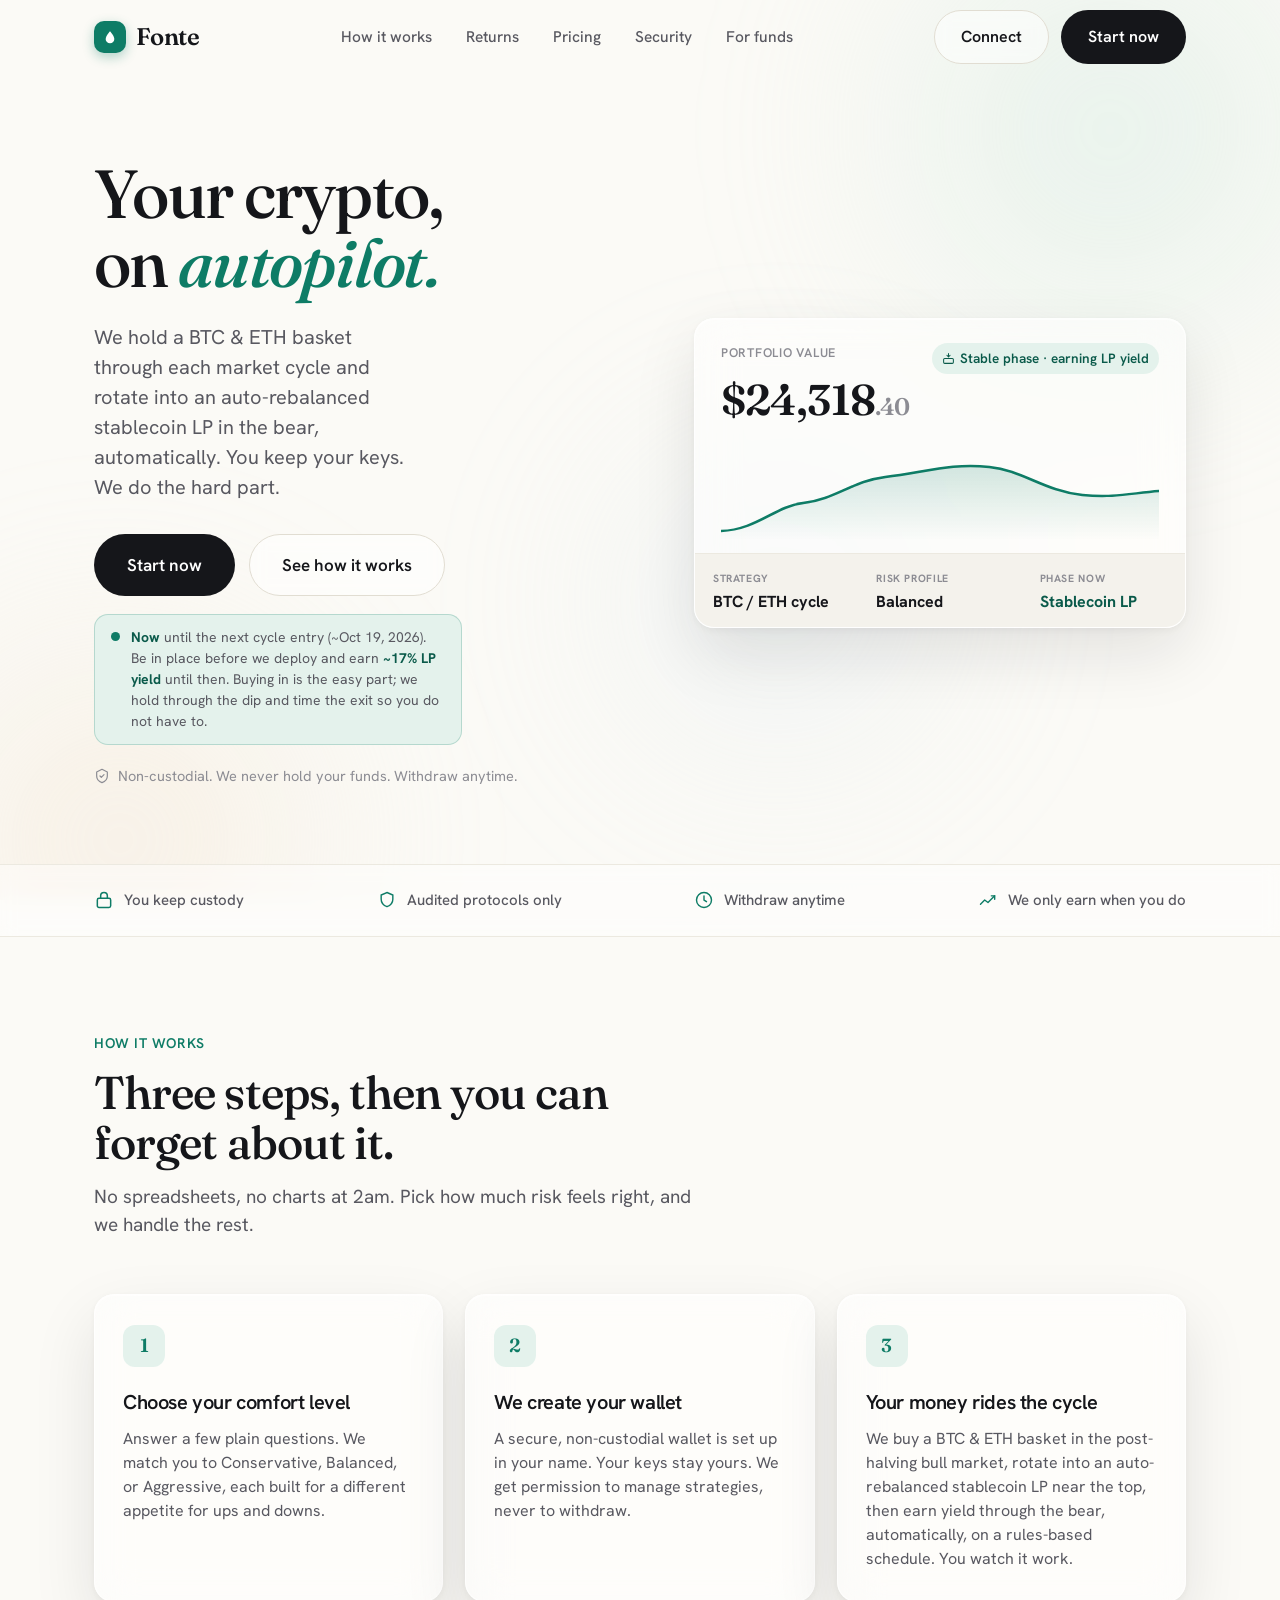
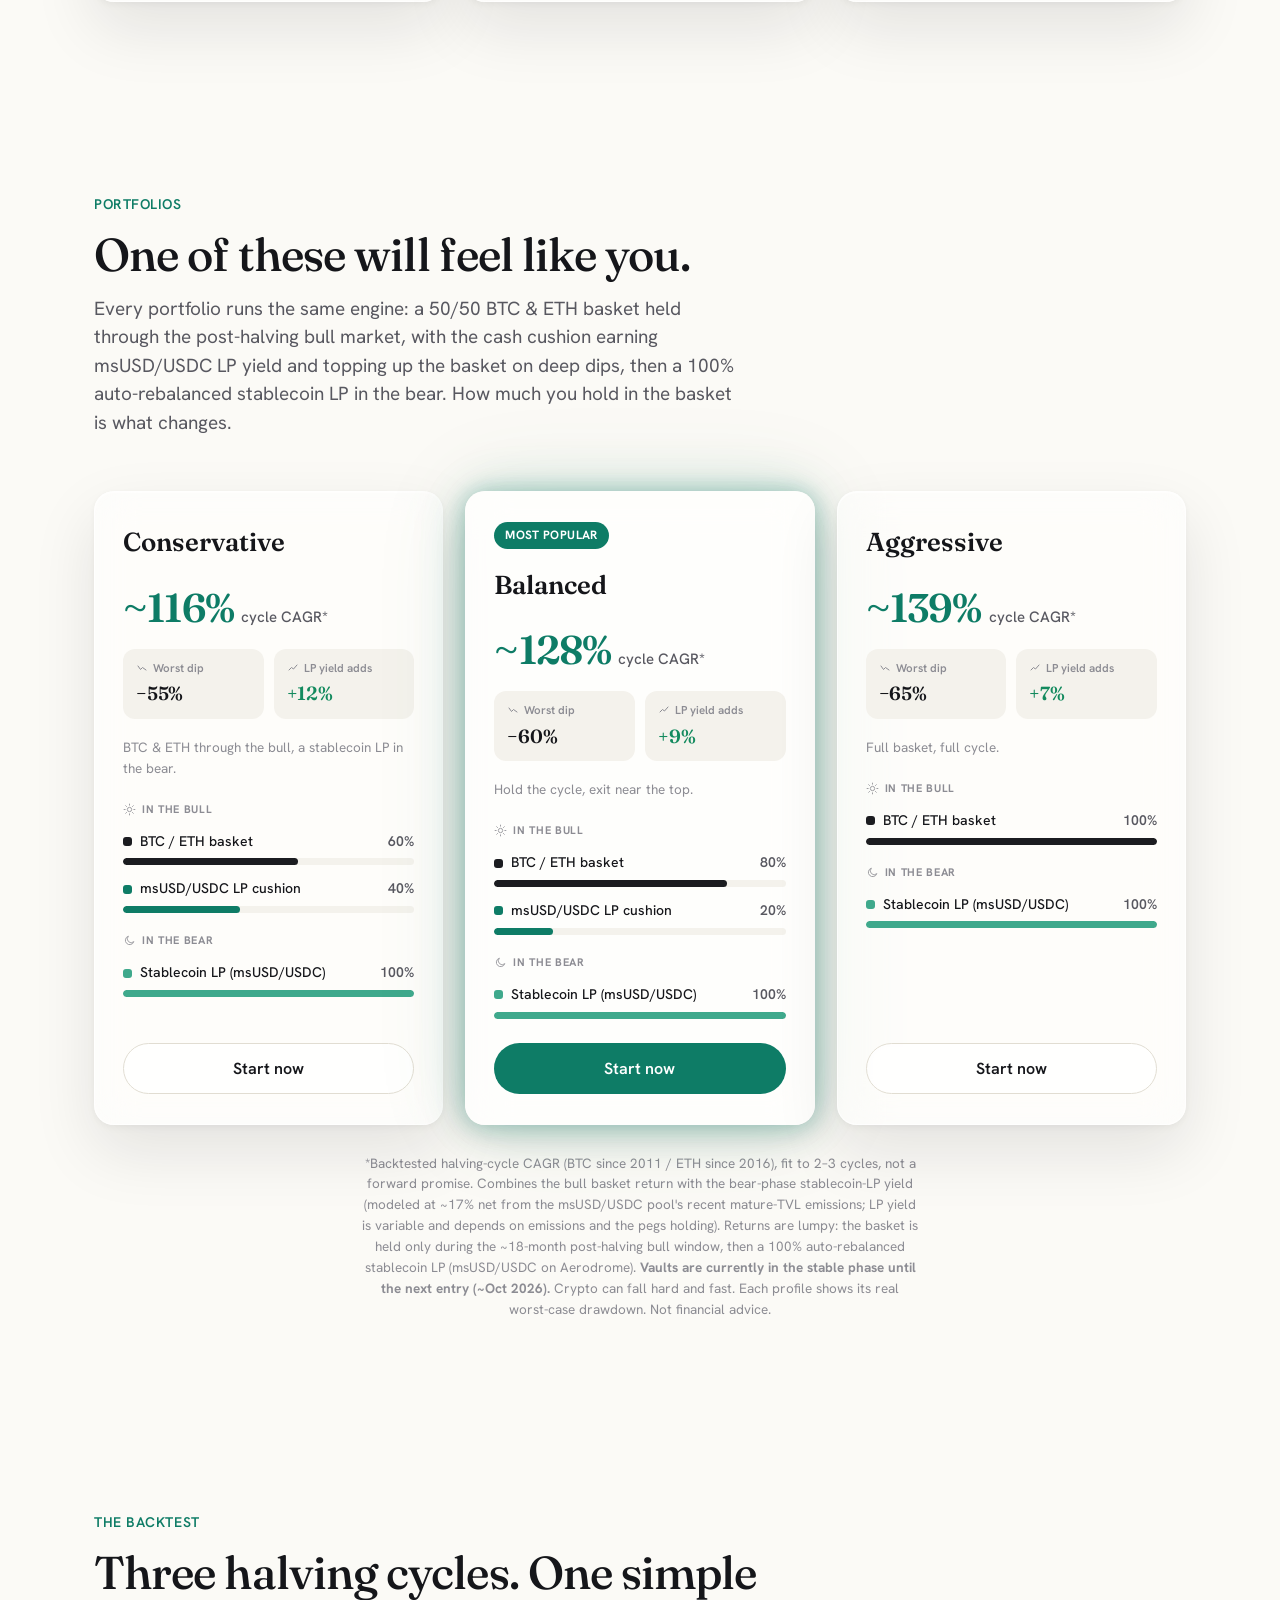
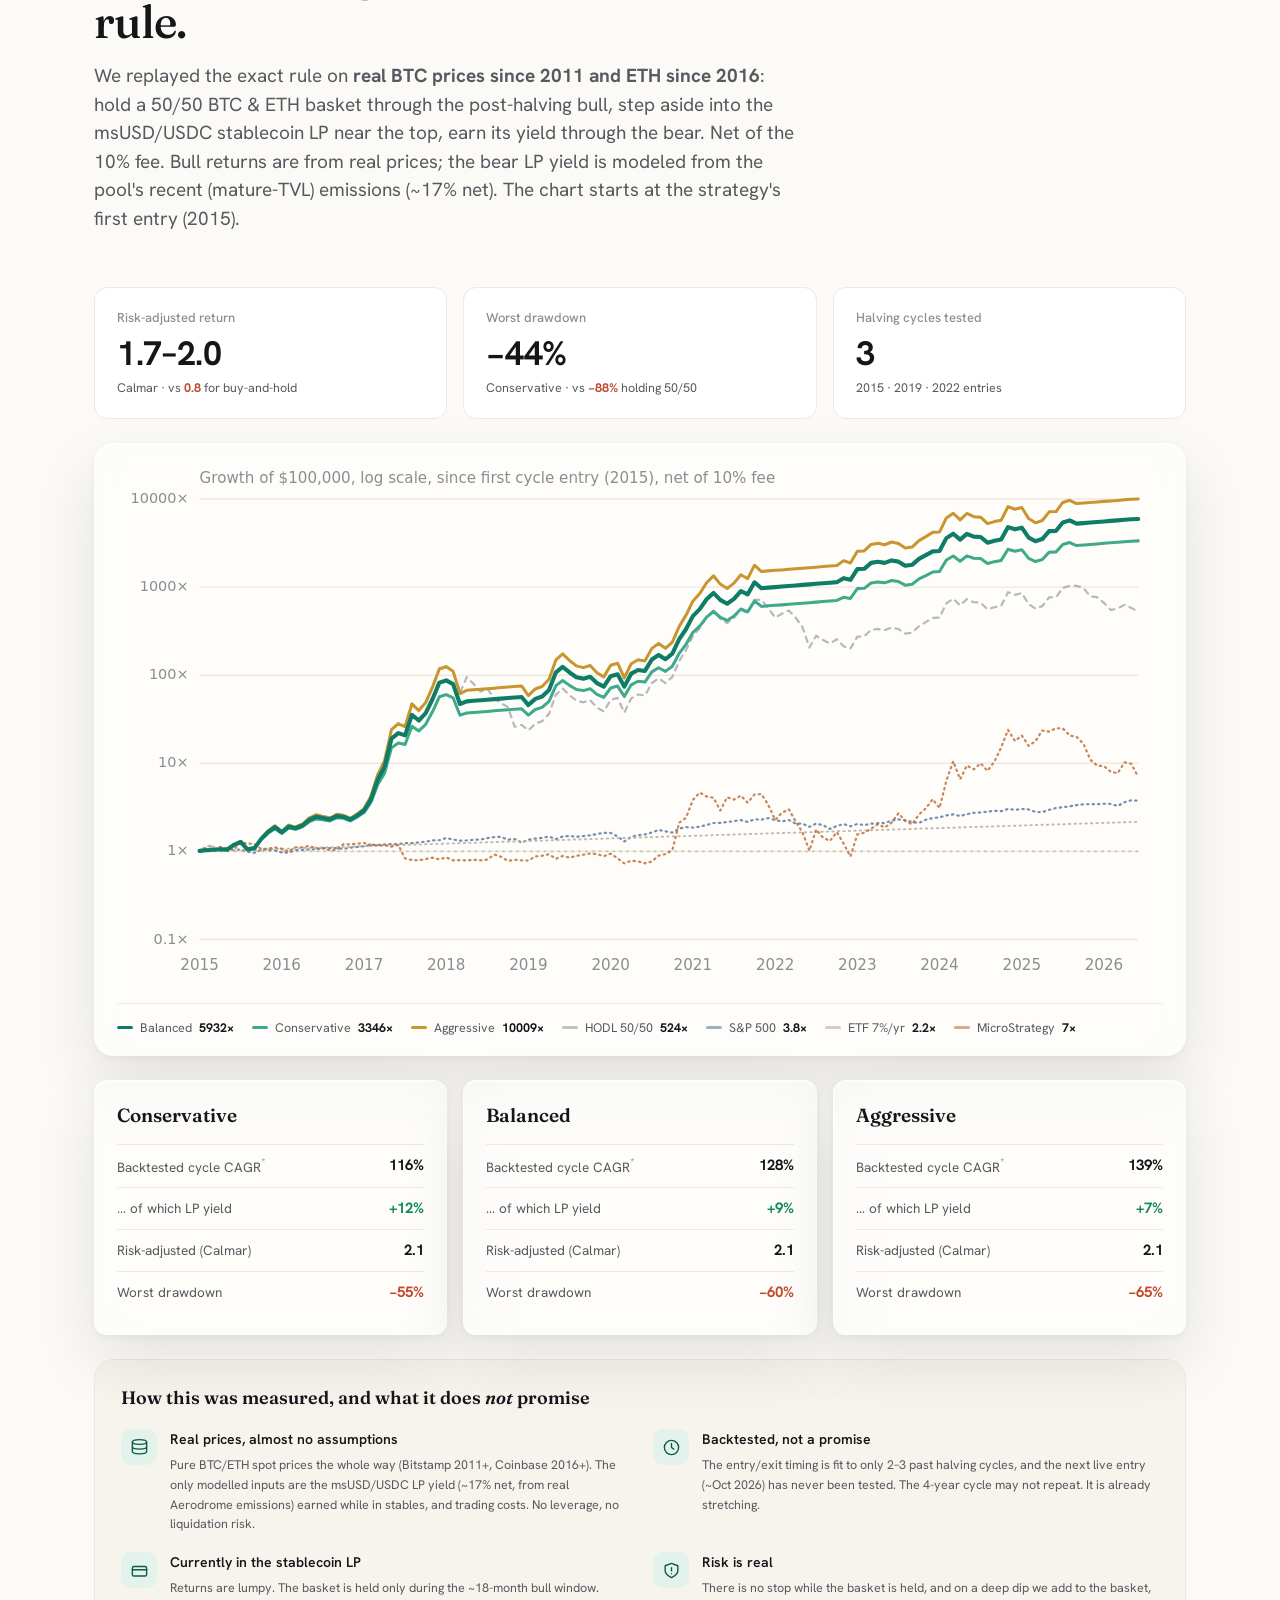
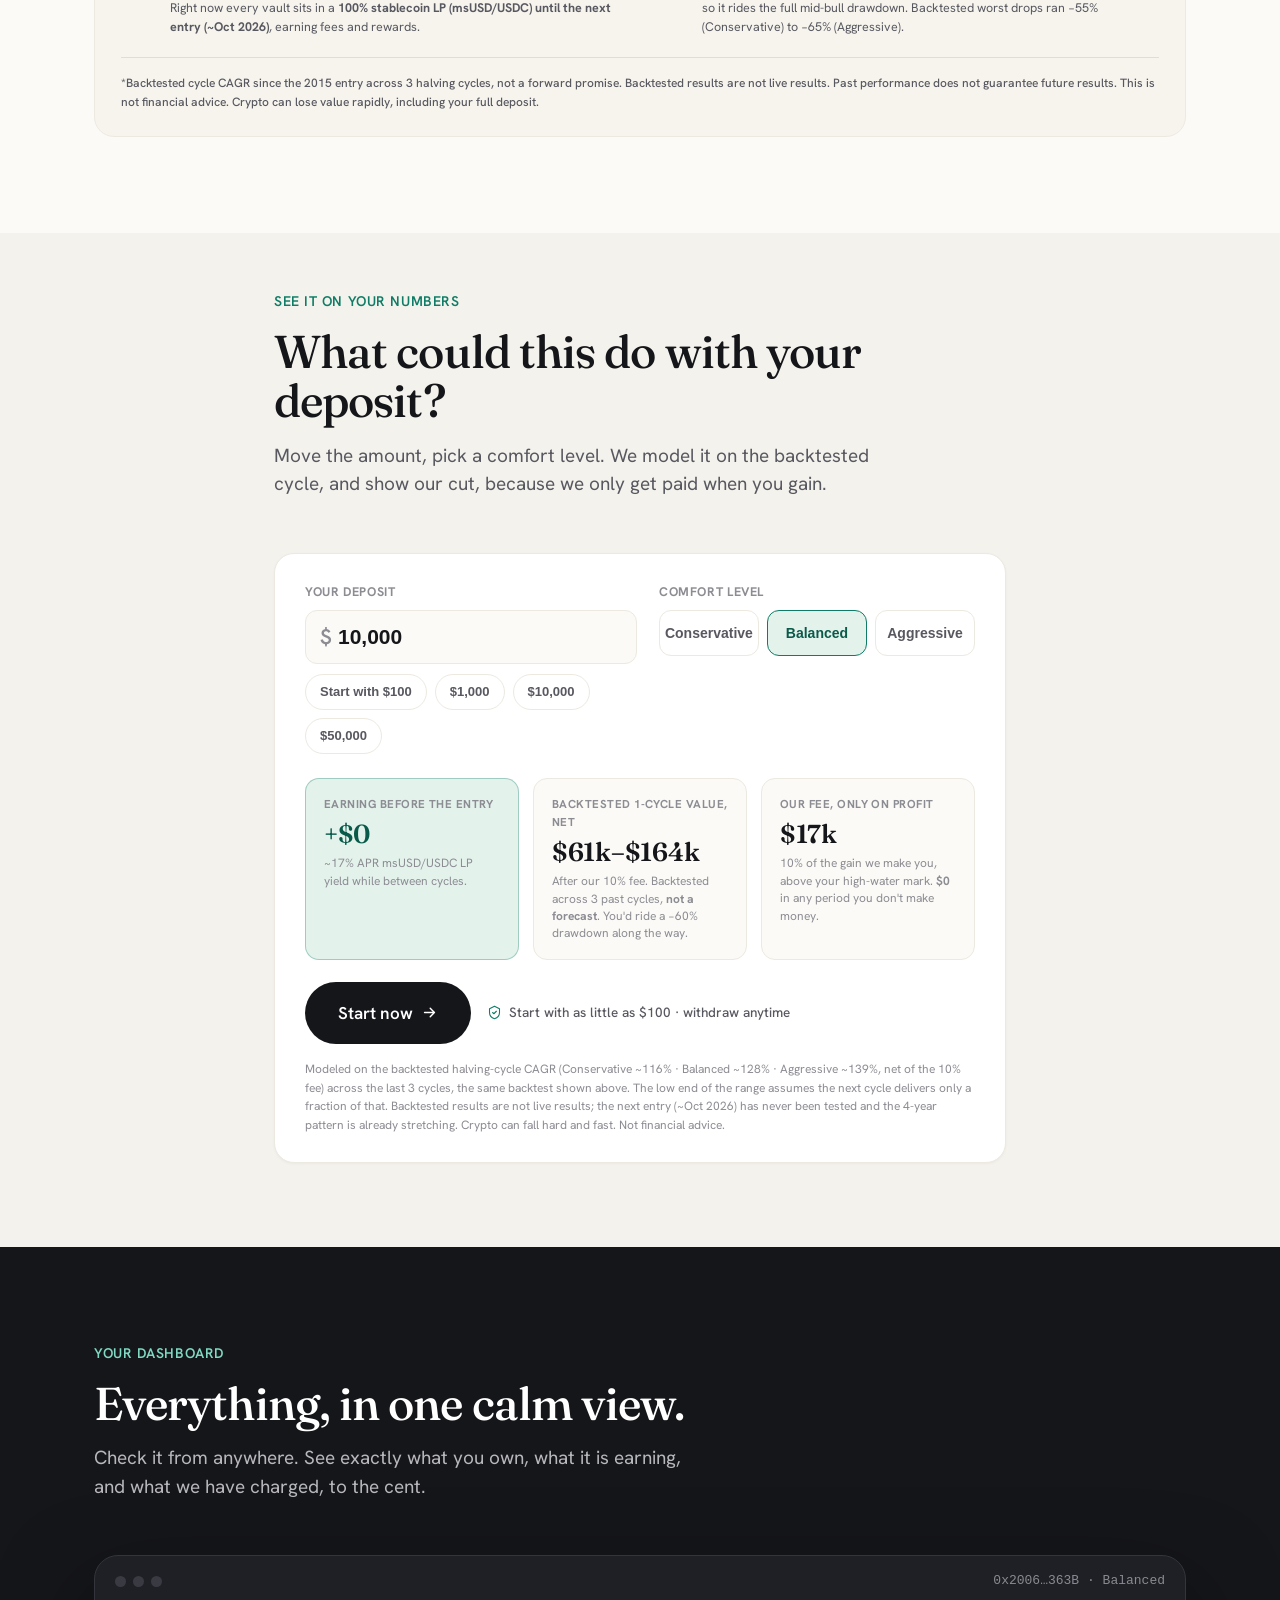
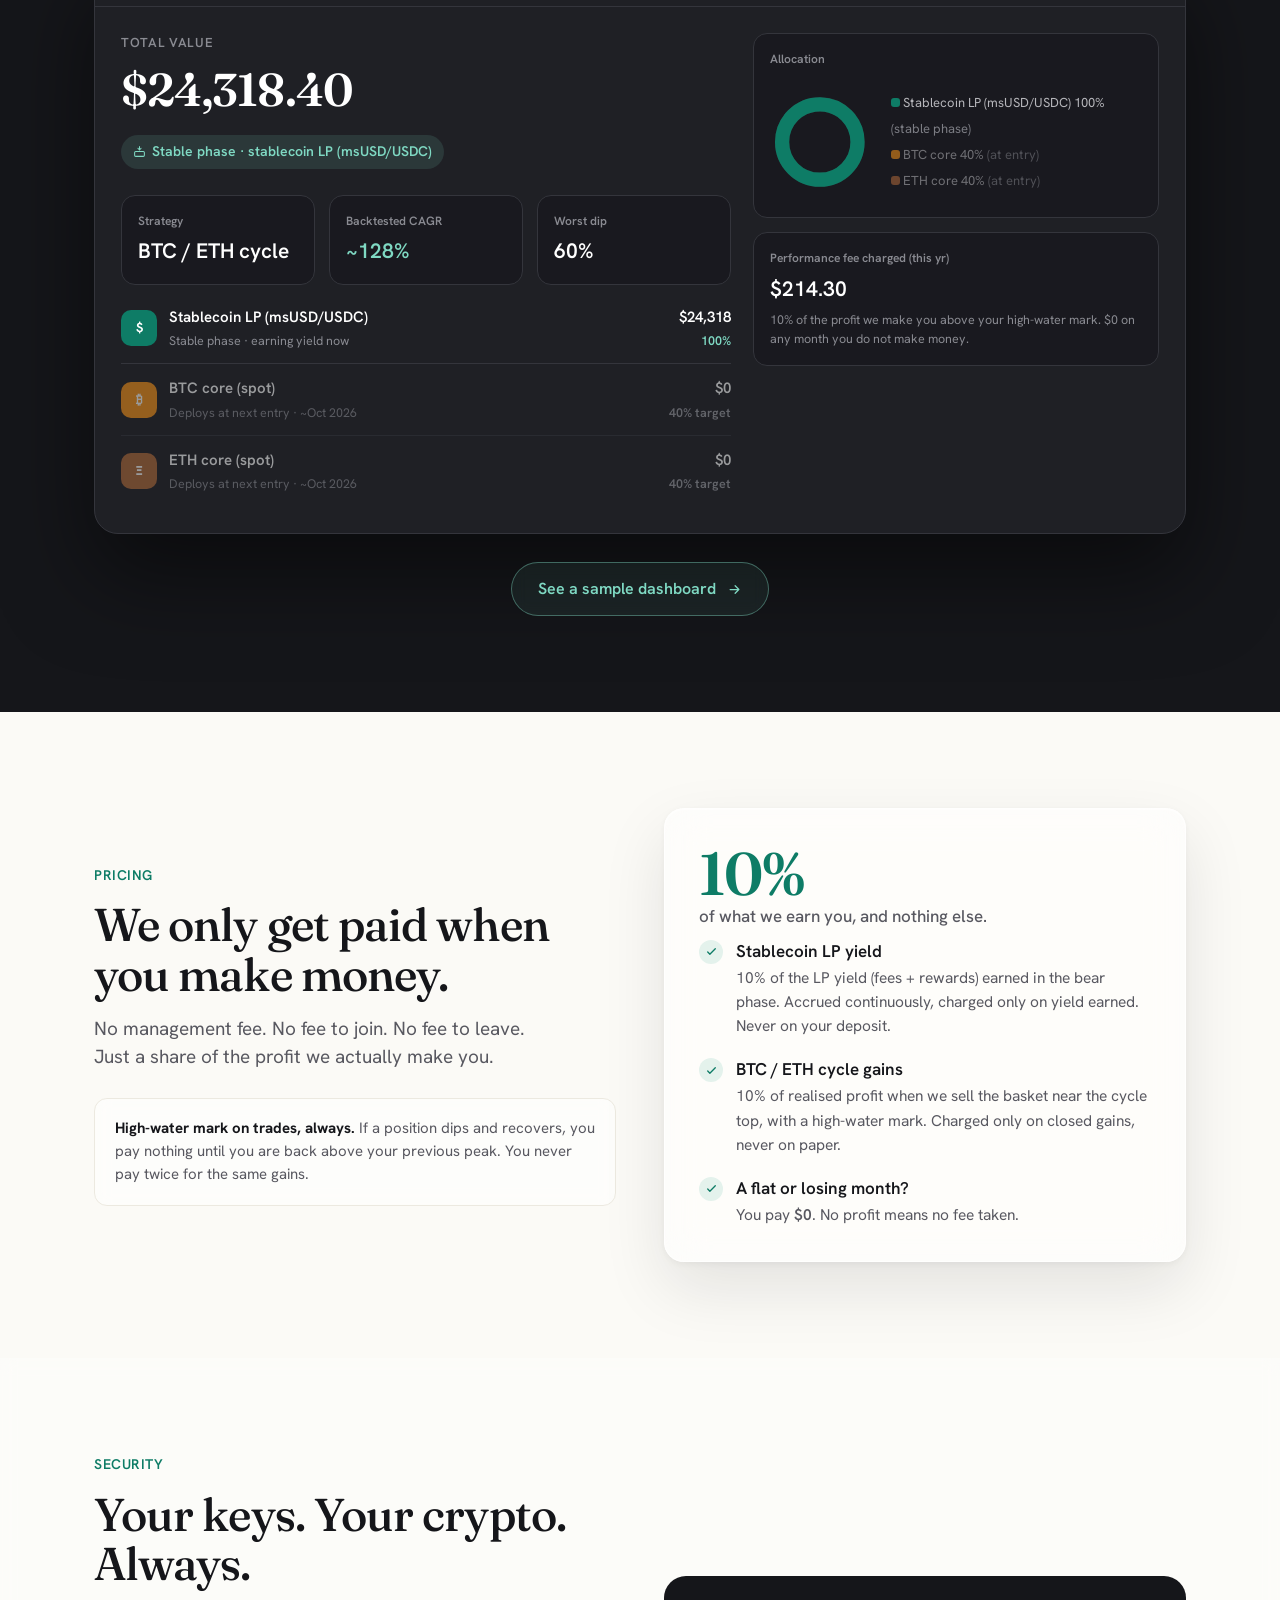
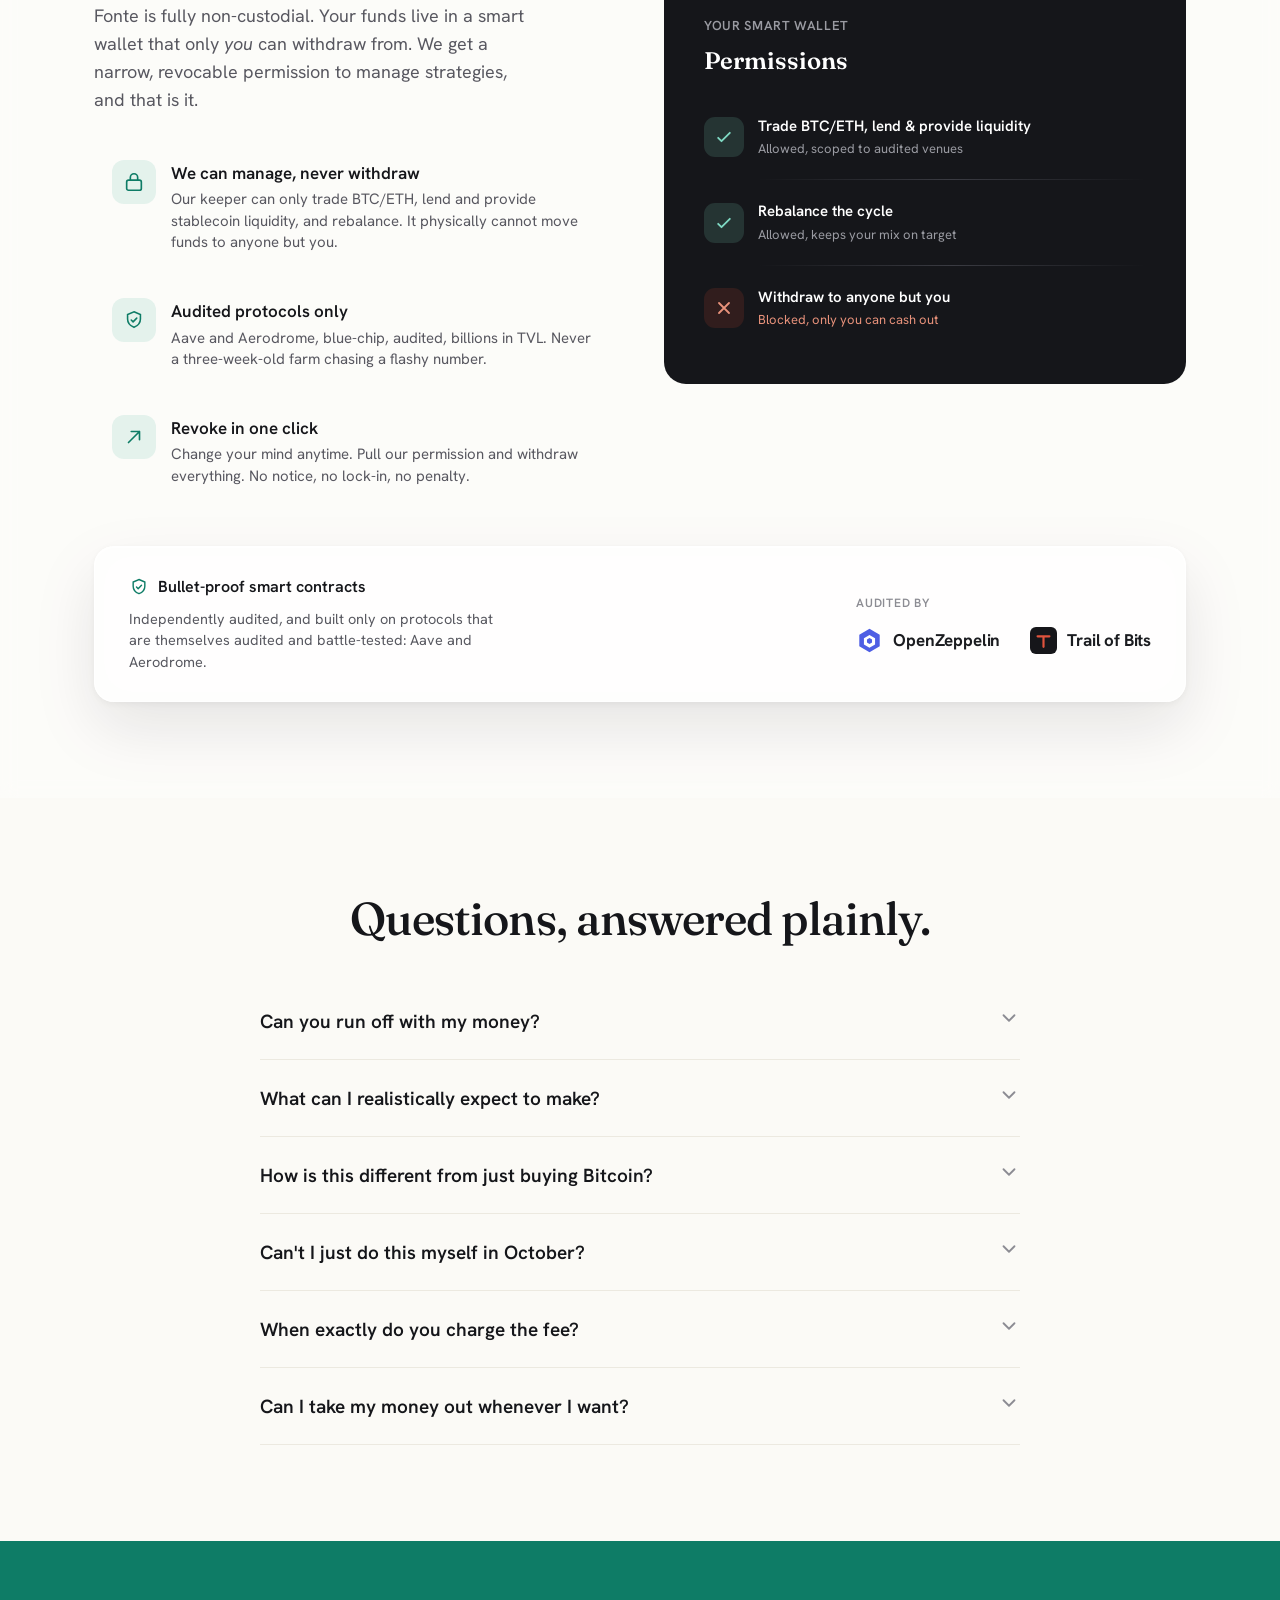
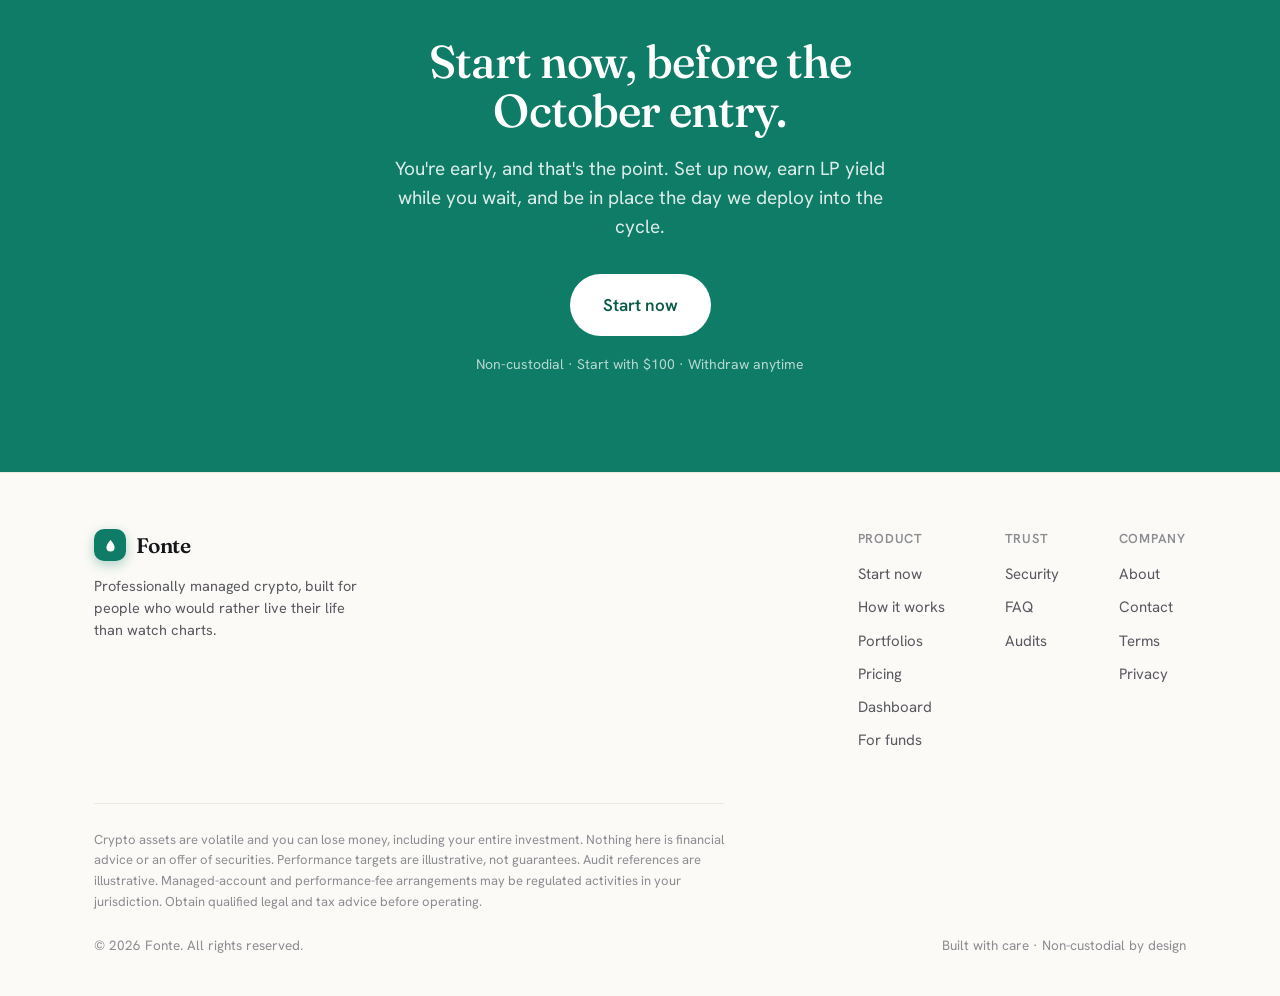
<file: index.html>
<!DOCTYPE html>
<html lang="en">
<head>
<meta charset="UTF-8" />
<meta name="viewport" content="width=device-width, initial-scale=1" />
<meta name="talentapp:project_verification" content="115d5d5af732040dc556b4b8e1f194f7ee761c6c503b8fe507c9de07924be262e8631937c6f5456c04cfb82f3e643b42666dac08f60c0213e851d8ed51836045" />
<title>Fonte · Crypto, on autopilot</title>
<meta name="description" content="Professionally managed crypto portfolios. You keep your keys. We do the hard part. You watch it grow." />
<link rel="icon" href="data:image/svg+xml,%3Csvg xmlns='http://www.w3.org/2000/svg' viewBox='0 0 32 32'%3E%3Crect width='32' height='32' rx='10' fill='%230E7C66'/%3E%3Cpath d='M16 4.5C16 4.5 7.5 13.5 7.5 20a8.5 8.5 0 0 0 17 0C24.5 13.5 16 4.5 16 4.5Z' fill='white'/%3E%3C/svg%3E" />
<!--OG-->
<meta name="theme-color" content="#0E7C66" />
<link rel="canonical" href="https://fonte.finance/" />
<meta property="og:type" content="website" />
<meta property="og:site_name" content="Fonte" />
<meta property="og:title" content="Fonte · Crypto, on autopilot" />
<meta property="og:description" content="Professionally managed crypto portfolios. You keep your keys. We do the hard part. You watch it grow." />
<meta property="og:url" content="https://fonte.finance/" />
<meta property="og:image" content="https://fonte.finance/assets/og.png?v=20260622" />
<meta property="og:image:type" content="image/png" />
<meta property="og:image:width" content="1200" />
<meta property="og:image:height" content="630" />
<meta property="og:image:alt" content="Fonte. Crypto, on autopilot. Professionally managed, non-custodial crypto portfolios." />
<meta name="twitter:card" content="summary_large_image" />
<meta name="twitter:site" content="@fonte" />
<meta name="twitter:title" content="Fonte · Crypto, on autopilot" />
<meta name="twitter:description" content="Professionally managed crypto portfolios. You keep your keys. We do the hard part. You watch it grow." />
<meta name="twitter:image" content="https://fonte.finance/assets/og.png?v=20260622" />
<meta name="twitter:image:alt" content="Fonte. Crypto, on autopilot. Professionally managed, non-custodial crypto portfolios." />
<!--/OG-->
<link rel="stylesheet" href="styles.css" />
<style>
  /* landing-only */
  .hero{padding:84px 0 76px}
  .hero-grid{display:grid;grid-template-columns:1.05fr .95fr;gap:56px;align-items:center}
  @media(max-width:920px){.hero-grid{grid-template-columns:1fr;gap:40px}}
  h1.hero-h{font-family:"Fraunces";font-weight:500;font-size:clamp(40px,6.4vw,68px);line-height:1.02;letter-spacing:-.025em}
  h1.hero-h em{font-style:italic;color:var(--accent)}
  .hero-sub{font-size:20px;color:var(--ink-2);margin:24px 0 32px;max-width:30ch;line-height:1.5}
  .hero-cta{display:flex;gap:14px;flex-wrap:wrap;align-items:center}
  .hero-fine{margin-top:20px;color:var(--ink-3);font-size:14.5px;display:flex;align-items:center;gap:8px}

  .pcard{border-radius:var(--radius);overflow:hidden}
  .pcard-top{padding:24px 26px 0}
  .pcard-row{display:flex;align-items:flex-start;justify-content:space-between;flex-wrap:wrap;gap:10px}
  .pcard-label{color:var(--ink-3);font-size:12.5px;font-weight:600;text-transform:uppercase;letter-spacing:.06em}
  .pcard-val{font-family:"Fraunces";font-weight:600;font-size:43px;letter-spacing:-.02em;margin-top:4px}
  .chip{display:inline-flex;align-items:center;gap:5px;font-weight:600;font-size:13.5px;padding:5px 10px;border-radius:999px;white-space:nowrap;flex-shrink:0}
  .chip svg{flex-shrink:0}
  .chip.up{background:var(--accent-soft);color:var(--accent-ink)}
  .spark{height:90px;margin:18px 0 4px;width:100%}
  .pcard-foot{border-top:1px solid var(--line);display:grid;grid-template-columns:repeat(3,1fr);background:var(--surface-2)}
  .pcard-foot > div{padding:16px 18px}
  .pcard-foot .k{color:var(--ink-3);font-size:10.5px;font-weight:700;text-transform:uppercase;letter-spacing:.06em}
  .pcard-foot .v{font-weight:700;font-size:16px;margin-top:6px;color:var(--ink);line-height:1.2}
  /* small screens: the 3-col footer cramps long labels (e.g. "Yield (LP + lending)"
     wrapped to 5 lines), stack as label↔value rows instead */
  @media(max-width:520px){
    .pcard-foot{grid-template-columns:1fr}
    .pcard-foot > div{display:flex;align-items:center;justify-content:space-between;gap:12px;border-right:0;border-bottom:1px solid var(--line);padding:13px 22px}
    .pcard-foot > div:last-child{border-bottom:0}
    .pcard-foot .k{padding:0;border:0;font-size:13px}
    .pcard-foot .v{padding:0;border:0;margin-top:0;font-size:16px;white-space:nowrap}
  }

  .trust{border-top:1px solid var(--line);border-bottom:1px solid var(--line);background:rgba(255,255,255,.45);backdrop-filter:blur(8px)}
  .trust .wrap{display:flex;align-items:center;justify-content:space-between;gap:24px;padding-top:24px;padding-bottom:24px;flex-wrap:wrap}
  .trust-item{display:flex;align-items:center;gap:10px;color:var(--ink-2);font-weight:500;font-size:15px}
  .trust-item svg{color:var(--accent);flex-shrink:0}

  .steps{display:grid;grid-template-columns:repeat(3,1fr);gap:22px}
  @media(max-width:880px){.steps{grid-template-columns:1fr}}
  .step{border-radius:var(--radius);padding:30px 28px;transition:transform .2s,box-shadow .2s}
  .step:hover{transform:translateY(-3px)}
  .step .num{width:42px;height:42px;border-radius:12px;background:var(--accent-soft);display:grid;place-items:center;font-family:"Fraunces";font-weight:600;font-size:19px;color:var(--accent);margin-bottom:20px}
  .step h3{font-size:20px;font-weight:600;margin-bottom:9px}
  .step p{color:var(--ink-2);font-size:16px;line-height:1.5}

  #profiles .profiles{display:grid;grid-template-columns:repeat(3,1fr);gap:22px;align-items:stretch}
  @media(max-width:980px){#profiles .profiles{grid-template-columns:1fr;max-width:460px;margin:0 auto}}
  .pf{border-radius:var(--radius);padding:30px 28px;display:flex;flex-direction:column;transition:transform .2s,box-shadow .2s;cursor:pointer}
  .pf:hover{transform:translateY(-3px)}
  .pf.featured{border:1px solid transparent;box-shadow:0 0 22px rgba(14,124,102,.30),0 0 54px rgba(14,124,102,.19),0 0 96px rgba(14,124,102,.11),0 14px 40px rgba(20,40,33,.10)}
  .pf.featured:hover{box-shadow:0 0 30px rgba(14,124,102,.42),0 0 68px rgba(14,124,102,.26),0 0 118px rgba(14,124,102,.15),0 18px 46px rgba(20,40,33,.12)}
  .pf-badge{align-self:flex-start;background:var(--accent);color:#fff;font-size:12px;font-weight:700;padding:4px 11px;border-radius:999px;letter-spacing:.03em;margin-bottom:16px;text-transform:uppercase}
  .pf-name{font-family:"Fraunces";font-weight:600;font-size:26px}
  .pf-target{display:flex;align-items:baseline;gap:7px;margin:14px 0 4px}
  .pf-target .big{font-family:"Fraunces";font-weight:600;font-size:40px;color:var(--accent);letter-spacing:-.02em}
  .pf-target .unit{color:var(--ink-2);font-weight:500;font-size:15px}
  .pf-note{color:var(--ink-3);font-size:13.5px;margin-bottom:22px}
  .pf-dd{font-size:13.5px;color:var(--ink-2);display:flex;align-items:center;gap:7px;margin-bottom:22px}
  .pf-dd b{color:var(--ink)}
  .pf-bear{font-size:12.5px;color:var(--accent-ink);background:var(--accent-soft);border-radius:10px;padding:8px 11px;display:flex;align-items:center;gap:7px;margin:14px 0 4px}
  .pf-bear b{color:var(--accent-ink)}
  .pf-bear svg{flex-shrink:0}
  .alloc{display:flex;flex-direction:column;gap:13px;margin-bottom:24px;flex:1}
  .alloc-top{display:flex;justify-content:space-between;font-size:14px}
  .alloc-top .name{color:var(--ink);font-weight:500;display:flex;align-items:center;gap:8px}
  .alloc-top .pct{color:var(--ink-2);font-weight:600}
  .alloc-bar{height:7px;border-radius:99px;background:var(--surface-2);overflow:hidden;margin-top:6px}
  .alloc-fill{height:100%;border-radius:99px}
  .pf .btn{width:100%}
  .pf-stats{display:grid;grid-template-columns:1fr 1fr;gap:10px;margin:6px 0 18px}
  .pf-stat{background:var(--surface-2);border-radius:12px;padding:10px 13px}
  .pf-stat .ps-l{display:flex;align-items:center;gap:5px;font-size:11.5px;color:var(--ink-3);font-weight:600}
  .pf-stat .ps-l svg{width:12px;height:12px}
  .pf-stat .ps-v{display:block;font-family:"Fraunces";font-weight:600;font-size:19px;margin-top:3px;color:var(--ink);letter-spacing:-.01em}
  .pf-stat .ps-v.pos{color:var(--pos)}
  .alloc-h{display:flex;align-items:center;gap:6px;font-size:11px;font-weight:700;text-transform:uppercase;letter-spacing:.06em;color:var(--ink-3);margin-top:6px}
  .alloc-h svg{width:13px;height:13px;opacity:.85}
  .alloc-h:first-child{margin-top:0}

  #dash{background:var(--ink);color:#fff;border-radius:0}
  #dash .sec-tag{color:#7FD9C3}
  #dash h2{color:#fff}
  #dash .sec-head p{color:#B7B7BC}
  .dash-shell{background:rgba(36,37,43,.7);backdrop-filter:blur(16px);border:1px solid #34353C;border-radius:24px;box-shadow:0 40px 90px rgba(0,0,0,.5);overflow:hidden}
  .dash-bar{display:flex;align-items:center;gap:8px;padding:15px 20px;border-bottom:1px solid #34353C}
  .dash-bar .dots{display:flex;gap:7px}
  .dash-bar .dots i{width:11px;height:11px;border-radius:50%;background:#3A3B42;display:block}
  .dash-bar .addr{margin-left:auto;color:#8A8B92;font-size:13px}
  .dash-body{padding:26px}
  .dash-grid{display:grid;grid-template-columns:1.5fr 1fr;gap:22px}
  @media(max-width:880px){.dash-grid{grid-template-columns:1fr}}
  .dval{font-family:"Fraunces";font-weight:600;font-size:46px;letter-spacing:-.02em;color:#fff}
  .dlabel{color:#8A8B92;font-size:13px;font-weight:600;text-transform:uppercase;letter-spacing:.05em}
  .dchip{display:inline-flex;align-items:center;gap:6px;background:rgba(127,217,195,.13);color:#7FD9C3;font-weight:600;font-size:14px;padding:6px 12px;border-radius:999px;margin-top:10px}
  .dmetrics{display:grid;grid-template-columns:repeat(3,1fr);gap:14px;margin-top:26px}
  .dmetric{background:rgba(22,23,27,.6);border:1px solid #34353C;border-radius:14px;padding:16px}
  .dmetric .k{color:#8A8B92;font-size:12px;font-weight:600}
  .dmetric .v{font-weight:600;font-size:21px;margin-top:5px}
  .dmetric .v.pos{color:#7FD9C3}
  .dpos-row{display:flex;align-items:center;justify-content:space-between;padding:13px 0;border-bottom:1px solid #34353C}
  .dpos-row:last-child{border-bottom:0}
  .dpos-left{display:flex;align-items:center;gap:12px}
  .dpos-ic{width:36px;height:36px;border-radius:10px;display:grid;place-items:center;font-weight:700;font-size:13px;color:#fff}
  .dpos-name{font-weight:600;font-size:15px}
  .dpos-sub{color:#8A8B92;font-size:12.5px;margin-top:2px}
  .dpos-right{text-align:right}
  .dpos-val{font-weight:600;font-size:15px}
  .dpos-apr{color:#7FD9C3;font-size:12.5px;font-weight:600;margin-top:2px}
  .donut-wrap{display:flex;align-items:center;gap:22px}
  /* sample-dashboard mockup: adapt card text for mobile */
  @media(max-width:560px){
    .dash-body{padding:18px}
    .dval{font-size:33px}
    .dchip{font-size:12px;padding:6px 11px}
    .dmetrics{grid-template-columns:1fr;gap:9px;margin-top:18px}
    .dmetric{display:flex;align-items:center;justify-content:space-between;gap:12px;padding:12px 14px}
    .dmetric .v{font-size:16px;margin-top:0;text-align:right}
    .dpos-ic{width:32px;height:32px}
    .dpos-name{font-size:14px}
    .dpos-sub{font-size:11.5px}
    .dpos-val{font-size:14px}
    .donut-wrap{flex-direction:column;align-items:flex-start;gap:14px}
  }

  .fee-grid{display:grid;grid-template-columns:1fr 1fr;gap:48px;align-items:center}
  @media(max-width:880px){.fee-grid{grid-template-columns:1fr;gap:36px}}
  .fee-card{border-radius:var(--radius);padding:34px}
  .fee-big{font-family:"Fraunces";font-weight:600;font-size:60px;color:var(--accent);letter-spacing:-.02em;line-height:1}
  .fee-list{list-style:none;display:flex;flex-direction:column;gap:18px;margin-top:8px}
  .fee-list li{display:flex;gap:13px;align-items:flex-start}
  .fee-list .tick{width:24px;height:24px;border-radius:50%;background:var(--accent-soft);color:var(--accent);display:grid;place-items:center;flex-shrink:0;margin-top:2px}
  .fee-list b{font-weight:600}
  .fee-list span{color:var(--ink-2);font-size:15.5px;display:block;margin-top:2px}
  .hwm{margin-top:26px;background:rgba(255,255,255,.5);border:1px solid var(--line);border-radius:var(--radius-sm);padding:18px 20px;font-size:15px;color:var(--ink-2);backdrop-filter:blur(8px)}
  .hwm b{color:var(--ink)}

  #safe{background:rgba(255,255,255,.4);backdrop-filter:blur(8px)}
  .safe-grid{display:grid;grid-template-columns:1fr 1fr;gap:48px;align-items:center}
  @media(max-width:880px){.safe-grid{grid-template-columns:1fr}}
  /* ── Hero urgency (Oct entry countdown) ── */
  .hero-urgency{margin-top:18px;display:flex;align-items:flex-start;gap:11px;background:var(--accent-soft);border:1px solid rgba(14,124,102,.22);border-radius:14px;padding:12px 16px;max-width:46ch;font-size:14px;line-height:1.5;color:var(--ink-2)}
  .hero-urgency b{color:var(--accent-ink);font-weight:700}
  .hu-dot{width:9px;height:9px;border-radius:50%;background:var(--accent);margin-top:5px;flex-shrink:0;animation:huPulse 2.4s ease-in-out infinite}
  @keyframes huPulse{0%,100%{box-shadow:0 0 0 3px rgba(14,124,102,.20)}50%{box-shadow:0 0 0 7px rgba(14,124,102,.04)}}
  @media(prefers-reduced-motion:reduce){.hu-dot{animation:none}}
  /* ── Net-return calculator ── */
  #calc{padding:58px 0 84px;background:var(--surface-2)}
  .calc-wrap{max-width:780px;margin:0 auto}
  .calc-card{background:var(--surface);border:1px solid var(--line);border-radius:var(--radius);padding:28px 30px;box-shadow:0 1px 3px rgba(0,0,0,.04);margin-top:26px}
  .calc-controls{display:grid;grid-template-columns:1.05fr 1fr;gap:22px;align-items:start}
  @media(max-width:680px){.calc-controls{grid-template-columns:1fr;gap:18px}}
  .calc-field label{display:block;font-size:12.5px;font-weight:700;text-transform:uppercase;letter-spacing:.05em;color:var(--ink-3);margin-bottom:9px}
  .calc-input-wrap{position:relative;display:flex;align-items:center}
  .calc-input-wrap .cur{position:absolute;left:15px;font-size:21px;color:var(--ink-3);font-weight:600;pointer-events:none}
  #calcAmt{width:100%;height:54px;padding:0 14px 0 32px;font-size:21px;font-weight:600;font-variant-numeric:tabular-nums;border:1.5px solid var(--line);border-radius:12px;background:var(--bg);color:var(--ink)}
  #calcAmt:focus{outline:none;border-color:var(--accent);box-shadow:0 0 0 3px rgba(14,124,102,.15)}
  .calc-presets{display:flex;gap:8px;margin-top:10px;flex-wrap:wrap}
  .calc-preset{min-height:36px;padding:0 14px;border-radius:999px;border:1px solid var(--line);background:var(--surface);font-size:13px;font-weight:600;color:var(--ink-2);cursor:pointer;font-variant-numeric:tabular-nums}
  .calc-preset:hover{border-color:var(--accent);color:var(--accent-ink)}
  .calc-profiles{display:flex;gap:8px;flex-wrap:wrap}
  .calc-prof{flex:1;min-width:92px;min-height:46px;padding:8px 10px;border-radius:12px;border:1.5px solid var(--line);background:var(--surface);cursor:pointer;font-weight:600;font-size:14px;color:var(--ink-2);display:flex;align-items:center;justify-content:center;text-align:center;white-space:nowrap;transition:border-color .15s,background .15s,color .15s}
  .calc-prof:hover{border-color:var(--accent)}
  .calc-prof[aria-pressed="true"]{border-color:var(--accent);background:var(--accent-soft);color:var(--accent-ink)}
  .calc-out{margin-top:24px;display:grid;grid-template-columns:repeat(3,1fr);gap:14px}
  @media(max-width:680px){.calc-out{grid-template-columns:1fr}}
  .calc-tile{background:var(--bg);border:1px solid var(--line);border-radius:14px;padding:16px 18px}
  .calc-tile .t-label{font-size:11.5px;font-weight:700;color:var(--ink-3);text-transform:uppercase;letter-spacing:.04em}
  .calc-tile .t-val{font-family:"Fraunces";font-weight:600;font-size:26px;margin-top:7px;font-variant-numeric:tabular-nums;letter-spacing:-.01em;color:var(--ink);line-height:1.1}
  .calc-tile .t-sub{font-size:12px;color:var(--ink-3);margin-top:7px;line-height:1.45}
  .calc-tile.accent{border-color:rgba(14,124,102,.32);background:var(--accent-soft)}
  .calc-tile.accent .t-val{color:var(--accent-ink)}
  .calc-disc{margin-top:16px;font-size:12px;color:var(--ink-3);line-height:1.55}
  .calc-cta{margin-top:22px;display:flex;gap:16px;align-items:center;flex-wrap:wrap}
  .calc-cta-btn{display:inline-flex;align-items:center;gap:8px}
  .calc-cta-btn svg{transition:transform .2s}
  .calc-cta-btn:hover svg{transform:translateX(3px)}
  .calc-cta-note{display:inline-flex;align-items:center;gap:7px;color:var(--ink-2);font-size:13.5px;font-weight:500}
  .calc-cta-note svg{color:var(--accent);flex-shrink:0}
  @media(max-width:680px){.calc-cta{flex-direction:column;align-items:stretch}.calc-cta-btn{justify-content:center}.calc-cta-note{justify-content:center}}
  .safe-feats{display:flex;flex-direction:column;gap:8px;margin-top:28px}
  .safe-feat{display:flex;gap:15px;padding:18px;border-radius:14px;transition:background .2s}
  .safe-feat:hover{background:rgba(255,255,255,.6)}
  .safe-feat .ic{width:44px;height:44px;border-radius:12px;background:var(--accent-soft);color:var(--accent);display:grid;place-items:center;flex-shrink:0}
  .safe-feat h4{font-size:17px;font-weight:600;margin-bottom:3px}
  .safe-feat p{color:var(--ink-2);font-size:15px;line-height:1.45}
  .safe-visual{background:var(--ink);border-radius:22px;padding:40px;color:#fff;min-height:340px;display:flex;flex-direction:column;justify-content:center}
  .keyline{display:flex;align-items:center;gap:14px;margin:14px 0}
  .keyline .kic{width:40px;height:40px;border-radius:11px;display:grid;place-items:center;flex-shrink:0}
  .keyline .kt{font-weight:600;font-size:15px}
  .keyline .ks{color:#9A9BA2;font-size:13px;margin-top:1px}
  .keyflow{height:1px;background:linear-gradient(90deg,transparent,#3A3B42,transparent);margin:6px 0 6px 54px}

  .faq{max-width:760px;margin:0 auto}
  .q{border-bottom:1px solid var(--line)}
  .q-btn{width:100%;display:flex;align-items:center;justify-content:space-between;gap:20px;padding:24px 0;background:none;border:none;cursor:pointer;text-align:left;font-family:inherit;font-size:19px;font-weight:600;color:var(--ink)}
  .q-btn .chev{flex-shrink:0;transition:transform .25s;color:var(--ink-3)}
  .q.open .chev{transform:rotate(180deg)}
  .q-body{max-height:0;overflow:hidden;transition:max-height .3s ease}
  .q-body p{color:var(--ink-2);font-size:16.5px;line-height:1.6;padding-bottom:24px;max-width:64ch}

  #cta{background:var(--accent);color:#fff;text-align:center}
  #cta h2{color:#fff;max-width:18ch;margin:0 auto}
  #cta p{color:rgba(255,255,255,.86);font-size:19px;margin:18px auto 32px;max-width:46ch}
  #cta .btn-ink{background:#fff;color:var(--accent-ink)}

  footer{border-top:1px solid var(--line);padding:56px 0 40px}
  .foot-grid{display:flex;justify-content:space-between;gap:40px;flex-wrap:wrap;margin-bottom:40px}
  .foot-brand{max-width:280px}
  .foot-brand p{color:var(--ink-2);font-size:14.5px;margin-top:14px;line-height:1.5}
  .foot-cols{display:flex;gap:60px;flex-wrap:wrap}
  .foot-col h5{font-size:13px;text-transform:uppercase;letter-spacing:.06em;color:var(--ink-3);margin-bottom:14px;font-weight:600}
  .foot-col a{display:block;color:var(--ink-2);font-size:15px;margin-bottom:10px;transition:color .15s}
  .foot-col a:hover{color:var(--ink)}
  .foot-legal{border-top:1px solid var(--line);padding-top:26px;color:var(--ink-3);font-size:13px;line-height:1.6;max-width:90ch}
  .foot-bottom{display:flex;justify-content:space-between;align-items:center;gap:20px;margin-top:22px;flex-wrap:wrap;color:var(--ink-3);font-size:13.5px}
</style>
</head>
<body>
<div class="bg-orbs"></div><div class="orb-3"></div>

<!-- NAV -->
<nav id="nav">
  <div class="wrap nav-in">
    <a class="logo" href="#top" aria-label="Fonte home">
      <span class="mark" aria-hidden="true"><svg width="16" height="16" viewBox="0 0 24 24" fill="none"><path d="M12 3.2C12 3.2 5.5 10.3 5.5 15a6.5 6.5 0 0 0 13 0C18.5 10.3 12 3.2 12 3.2Z" fill="#fff"/></svg></span>
      Fonte
    </a>
    <div class="nav-links">
      <a href="#how">How it works</a>
      <a href="#calc">Returns</a>
      <a href="#fees">Pricing</a>
      <a href="#safe">Security</a>
      <a href="business.html">For funds</a>
    </div>
    <div class="nav-cta">
      <a href="https://app.fonte.finance/?connect=1" class="btn btn-ghost">Connect</a>
      <a href="https://app.fonte.finance/onboarding" class="btn btn-ink">Start now</a>
    </div>
  </div>
</nav>
<span id="top"></span>

<!-- HERO -->
<header class="hero">
  <div class="wrap hero-grid">
    <div class="reveal in">
      <h1 class="hero-h serif">Your crypto,<br>on <em>autopilot.</em></h1>
      <p class="hero-sub">We hold a BTC &amp; ETH basket through each market cycle and rotate into an auto-rebalanced stablecoin LP in the bear, automatically. You keep your keys. We do the hard part.</p>
      <div class="hero-cta">
        <a href="https://app.fonte.finance/onboarding" class="btn btn-ink btn-lg">Start now</a>
        <a href="#how" class="btn btn-ghost btn-lg">See how it works</a>
      </div>
      <div class="hero-urgency">
        <span class="hu-dot" aria-hidden="true"></span>
        <span><b id="huWeeks">~17 weeks</b> until the next cycle entry (~Oct&nbsp;19, 2026). Be in place before we deploy and earn <b>~17% LP yield</b> until then. Buying in is the easy part; we hold through the dip and time the exit so you do not have to.</span>
      </div>
      <div class="hero-fine">
        <svg width="16" height="16" viewBox="0 0 24 24" fill="none"><path d="M12 2l8 4v6c0 5-3.4 8.5-8 10-4.6-1.5-8-5-8-10V6l8-4z" stroke="currentColor" stroke-width="1.8" stroke-linejoin="round"/><path d="M9 12l2 2 4-4" stroke="currentColor" stroke-width="1.8" stroke-linecap="round" stroke-linejoin="round"/></svg>
        Non-custodial. We never hold your funds. Withdraw anytime.
      </div>
    </div>

    <div class="pcard glass reveal in" aria-hidden="true">
      <div class="pcard-top">
        <div class="pcard-row">
          <div>
            <div class="pcard-label">Portfolio value</div>
            <div class="pcard-val tnum">$24,318<span style="font-size:24px;color:var(--ink-3)">.40</span></div>
          </div>
          <span class="chip up">
            <svg width="13" height="13" viewBox="0 0 24 24" fill="none"><path d="M12 3v6m0 0 3-3m-3 3L9 6M5 12h14a2 2 0 0 1 2 2v5a2 2 0 0 1-2 2H5a2 2 0 0 1-2-2v-5a2 2 0 0 1 2-2Z" stroke="currentColor" stroke-width="1.9" stroke-linecap="round" stroke-linejoin="round"/></svg>
            Stable phase &middot; earning LP yield
          </span>
        </div>
        <svg class="spark" viewBox="0 0 320 90" preserveAspectRatio="none">
          <defs><linearGradient id="g" x1="0" y1="0" x2="0" y2="1"><stop offset="0" stop-color="#0E7C66" stop-opacity=".18"/><stop offset="1" stop-color="#0E7C66" stop-opacity="0"/></linearGradient></defs>
          <path d="M0,80 C26,79 40,55 60,52 C84,48 96,30 120,26 C150,21 168,12 196,16 C220,19 236,40 264,44 C288,47 300,42 320,40" fill="none" stroke="#0E7C66" stroke-width="2.4" stroke-linecap="round"/>
          <path d="M0,80 C26,79 40,55 60,52 C84,48 96,30 120,26 C150,21 168,12 196,16 C220,19 236,40 264,44 C288,47 300,42 320,40 L320,90 L0,90 Z" fill="url(#g)"/>
        </svg>
      </div>
      <div class="pcard-foot">
        <div><div class="k">Strategy</div><div class="v">BTC / ETH cycle</div></div>
        <div><div class="k">Risk profile</div><div class="v">Balanced</div></div>
        <div><div class="k">Phase now</div><div class="v" style="color:var(--accent-ink)">Stablecoin LP</div></div>
      </div>
    </div>
  </div>
</header>

<!-- TRUST STRIP -->
<div class="trust">
  <div class="wrap">
    <div class="trust-item"><svg width="20" height="20" viewBox="0 0 24 24" fill="none"><rect x="4" y="10" width="16" height="11" rx="2" stroke="currentColor" stroke-width="1.8"/><path d="M8 10V7a4 4 0 018 0v3" stroke="currentColor" stroke-width="1.8"/></svg> You keep custody</div>
    <div class="trust-item"><svg width="20" height="20" viewBox="0 0 24 24" fill="none"><path d="M12 3l7 3v5c0 4.5-3 7.5-7 9-4-1.5-7-4.5-7-9V6l7-3z" stroke="currentColor" stroke-width="1.7"/></svg> Audited protocols only</div>
    <div class="trust-item"><svg width="20" height="20" viewBox="0 0 24 24" fill="none"><circle cx="12" cy="12" r="9" stroke="currentColor" stroke-width="1.7"/><path d="M12 7v5l3 2" stroke="currentColor" stroke-width="1.7" stroke-linecap="round"/></svg> Withdraw anytime</div>
    <div class="trust-item"><svg width="20" height="20" viewBox="0 0 24 24" fill="none"><path d="M3 17l5-5 4 3 8-8" stroke="currentColor" stroke-width="1.7" stroke-linecap="round" stroke-linejoin="round"/><path d="M16 7h4v4" stroke="currentColor" stroke-width="1.7" stroke-linecap="round" stroke-linejoin="round"/></svg> We only earn when you do</div>
  </div>
</div>

<!-- HOW -->
<section id="how">
  <div class="wrap">
    <div class="sec-head reveal">
      <div class="sec-tag">How it works</div>
      <h2 class="serif">Three steps, then you can forget about it.</h2>
      <p>No spreadsheets, no charts at 2am. Pick how much risk feels right, and we handle the rest.</p>
    </div>
    <div class="steps">
      <div class="step glass reveal"><div class="num">1</div><h3>Choose your comfort level</h3><p>Answer a few plain questions. We match you to Conservative, Balanced, or Aggressive, each built for a different appetite for ups and downs.</p></div>
      <div class="step glass reveal"><div class="num">2</div><h3>We create your wallet</h3><p>A secure, non-custodial wallet is set up in your name. Your keys stay yours. We get permission to manage strategies, never to withdraw.</p></div>
      <div class="step glass reveal"><div class="num">3</div><h3>Your money rides the cycle</h3><p>We buy a BTC &amp; ETH basket in the post-halving bull market, rotate into an auto-rebalanced stablecoin LP near the top, then earn yield through the bear, automatically, on a rules-based schedule. You watch it work.</p></div>
    </div>
  </div>
</section>

<!-- PROFILES -->
<section id="profiles">
  <div class="wrap">
    <div class="sec-head reveal" style="max-width:640px">
      <div class="sec-tag">Portfolios</div>
      <h2 class="serif">One of these will feel like you.</h2>
      <p>Every portfolio runs the same engine: a 50/50 BTC&nbsp;&amp;&nbsp;ETH basket held through the post-halving bull market, with the cash cushion earning msUSD/USDC LP yield and topping up the basket on deep dips, then a 100% auto-rebalanced stablecoin LP in the bear. How much you hold in the basket is what changes.</p>
    </div>
    <div class="profiles">
      <div class="pf glass reveal" tabindex="0" onclick="location.href='https://app.fonte.finance/onboarding'">
        <span class="pf-name serif">Conservative</span>
        <div class="pf-target"><span class="big tnum">~116%</span><span class="unit">cycle CAGR*</span></div>
        <div class="pf-stats">
          <div class="pf-stat"><span class="ps-l"><svg viewBox="0 0 24 24" fill="none"><path d="M4 8l5 7 4-4 7 5" stroke="currentColor" stroke-width="2" stroke-linecap="round" stroke-linejoin="round"/></svg>Worst dip</span><span class="ps-v">&minus;55%</span></div>
          <div class="pf-stat"><span class="ps-l"><svg viewBox="0 0 24 24" fill="none"><path d="M4 16l5-5 4 3 7-8" stroke="currentColor" stroke-width="2" stroke-linecap="round" stroke-linejoin="round"/></svg>LP yield adds</span><span class="ps-v pos">+12%</span></div>
        </div>
        <div class="pf-note">BTC &amp; ETH through the bull, a stablecoin LP in the bear.</div>
        <div class="alloc">
          <div class="alloc-h"><svg viewBox="0 0 24 24" fill="none"><circle cx="12" cy="12" r="4" stroke="currentColor" stroke-width="1.8"/><path d="M12 2v2M12 20v2M2 12h2M20 12h2M5 5l1.5 1.5M17.5 17.5L19 19M19 5l-1.5 1.5M6.5 17.5L5 19" stroke="currentColor" stroke-width="1.8" stroke-linecap="round"/></svg>In the bull</div>
          <div><div class="alloc-top"><span class="name"><span class="swatch" style="background:#1B1C20"></span>BTC / ETH basket</span><span class="pct">60%</span></div><div class="alloc-bar"><div class="alloc-fill" style="width:60%;background:#1B1C20"></div></div></div>
          <div><div class="alloc-top"><span class="name"><span class="swatch" style="background:#0E7C66"></span>msUSD/USDC LP cushion</span><span class="pct">40%</span></div><div class="alloc-bar"><div class="alloc-fill" style="width:40%;background:#0E7C66"></div></div></div>
          <div class="alloc-h"><svg viewBox="0 0 24 24" fill="none"><path d="M20 14a8 8 0 1 1-10-10 7 7 0 0 0 10 10Z" stroke="currentColor" stroke-width="1.8" stroke-linejoin="round"/></svg>In the bear</div>
          <div><div class="alloc-top"><span class="name"><span class="swatch" style="background:#3FA98C"></span>Stablecoin LP (msUSD/USDC)</span><span class="pct">100%</span></div><div class="alloc-bar"><div class="alloc-fill" style="width:100%;background:#3FA98C"></div></div></div>
        </div>
        <button class="btn btn-ghost" onclick="event.stopPropagation();location.href='https://app.fonte.finance/onboarding'">Start now</button>
      </div>

      <div class="pf featured glass-strong glass reveal" tabindex="0" onclick="location.href='https://app.fonte.finance/onboarding'">
        <span class="pf-badge">Most popular</span>
        <span class="pf-name serif">Balanced</span>
        <div class="pf-target"><span class="big tnum">~128%</span><span class="unit">cycle CAGR*</span></div>
        <div class="pf-stats">
          <div class="pf-stat"><span class="ps-l"><svg viewBox="0 0 24 24" fill="none"><path d="M4 8l5 7 4-4 7 5" stroke="currentColor" stroke-width="2" stroke-linecap="round" stroke-linejoin="round"/></svg>Worst dip</span><span class="ps-v">&minus;60%</span></div>
          <div class="pf-stat"><span class="ps-l"><svg viewBox="0 0 24 24" fill="none"><path d="M4 16l5-5 4 3 7-8" stroke="currentColor" stroke-width="2" stroke-linecap="round" stroke-linejoin="round"/></svg>LP yield adds</span><span class="ps-v pos">+9%</span></div>
        </div>
        <div class="pf-note">Hold the cycle, exit near the top.</div>
        <div class="alloc">
          <div class="alloc-h"><svg viewBox="0 0 24 24" fill="none"><circle cx="12" cy="12" r="4" stroke="currentColor" stroke-width="1.8"/><path d="M12 2v2M12 20v2M2 12h2M20 12h2M5 5l1.5 1.5M17.5 17.5L19 19M19 5l-1.5 1.5M6.5 17.5L5 19" stroke="currentColor" stroke-width="1.8" stroke-linecap="round"/></svg>In the bull</div>
          <div><div class="alloc-top"><span class="name"><span class="swatch" style="background:#1B1C20"></span>BTC / ETH basket</span><span class="pct">80%</span></div><div class="alloc-bar"><div class="alloc-fill" style="width:80%;background:#1B1C20"></div></div></div>
          <div><div class="alloc-top"><span class="name"><span class="swatch" style="background:#0E7C66"></span>msUSD/USDC LP cushion</span><span class="pct">20%</span></div><div class="alloc-bar"><div class="alloc-fill" style="width:20%;background:#0E7C66"></div></div></div>
          <div class="alloc-h"><svg viewBox="0 0 24 24" fill="none"><path d="M20 14a8 8 0 1 1-10-10 7 7 0 0 0 10 10Z" stroke="currentColor" stroke-width="1.8" stroke-linejoin="round"/></svg>In the bear</div>
          <div><div class="alloc-top"><span class="name"><span class="swatch" style="background:#3FA98C"></span>Stablecoin LP (msUSD/USDC)</span><span class="pct">100%</span></div><div class="alloc-bar"><div class="alloc-fill" style="width:100%;background:#3FA98C"></div></div></div>
        </div>
        <button class="btn btn-accent" onclick="event.stopPropagation();location.href='https://app.fonte.finance/onboarding'">Start now</button>
      </div>

      <div class="pf glass reveal" tabindex="0" onclick="location.href='https://app.fonte.finance/onboarding'">
        <span class="pf-name serif">Aggressive</span>
        <div class="pf-target"><span class="big tnum">~139%</span><span class="unit">cycle CAGR*</span></div>
        <div class="pf-stats">
          <div class="pf-stat"><span class="ps-l"><svg viewBox="0 0 24 24" fill="none"><path d="M4 8l5 7 4-4 7 5" stroke="currentColor" stroke-width="2" stroke-linecap="round" stroke-linejoin="round"/></svg>Worst dip</span><span class="ps-v">&minus;65%</span></div>
          <div class="pf-stat"><span class="ps-l"><svg viewBox="0 0 24 24" fill="none"><path d="M4 16l5-5 4 3 7-8" stroke="currentColor" stroke-width="2" stroke-linecap="round" stroke-linejoin="round"/></svg>LP yield adds</span><span class="ps-v pos">+7%</span></div>
        </div>
        <div class="pf-note">Full basket, full cycle.</div>
        <div class="alloc">
          <div class="alloc-h"><svg viewBox="0 0 24 24" fill="none"><circle cx="12" cy="12" r="4" stroke="currentColor" stroke-width="1.8"/><path d="M12 2v2M12 20v2M2 12h2M20 12h2M5 5l1.5 1.5M17.5 17.5L19 19M19 5l-1.5 1.5M6.5 17.5L5 19" stroke="currentColor" stroke-width="1.8" stroke-linecap="round"/></svg>In the bull</div>
          <div><div class="alloc-top"><span class="name"><span class="swatch" style="background:#1B1C20"></span>BTC / ETH basket</span><span class="pct">100%</span></div><div class="alloc-bar"><div class="alloc-fill" style="width:100%;background:#1B1C20"></div></div></div>
          <div class="alloc-h"><svg viewBox="0 0 24 24" fill="none"><path d="M20 14a8 8 0 1 1-10-10 7 7 0 0 0 10 10Z" stroke="currentColor" stroke-width="1.8" stroke-linejoin="round"/></svg>In the bear</div>
          <div><div class="alloc-top"><span class="name"><span class="swatch" style="background:#3FA98C"></span>Stablecoin LP (msUSD/USDC)</span><span class="pct">100%</span></div><div class="alloc-bar"><div class="alloc-fill" style="width:100%;background:#3FA98C"></div></div></div>
        </div>
        <button class="btn btn-ghost" onclick="event.stopPropagation();location.href='https://app.fonte.finance/onboarding'">Start now</button>
      </div>
    </div>
    <p style="text-align:center;color:var(--ink-3);font-size:13.5px;margin-top:28px;max-width:70ch;margin-left:auto;margin-right:auto">*Backtested halving-cycle CAGR (BTC since 2011 / ETH since 2016), fit to 2–3 cycles, not a forward promise. Combines the bull basket return with the bear-phase stablecoin-LP yield (modeled at ~17% net from the msUSD/USDC pool's recent mature-TVL emissions; LP yield is variable and depends on emissions and the pegs holding). Returns are lumpy: the basket is held only during the ~18-month post-halving bull window, then a 100% auto-rebalanced stablecoin LP (msUSD/USDC on Aerodrome). <b>Vaults are currently in the stable phase until the next entry (~Oct 2026).</b> Crypto can fall hard and fast. Each profile shows its real worst-case drawdown. Not financial advice.</p>
  </div>
</section>

<!-- BACKTEST / PROOF -->
<section id="proof">
  <div class="wrap">
    <div class="sec-head reveal" style="max-width:700px">
      <div class="sec-tag">The backtest</div>
      <h2 class="serif">Three halving cycles. One simple rule.</h2>
      <p>We replayed the exact rule on <b>real BTC prices since 2011 and ETH since 2016</b>: hold a 50/50 BTC&nbsp;&amp;&nbsp;ETH basket through the post-halving bull, step aside into the msUSD/USDC stablecoin LP near the top, earn its yield through the bear. Net of the 10% fee. Bull returns are from real prices; the bear LP yield is modeled from the pool's recent (mature-TVL) emissions (~17% net). The chart starts at the strategy's first entry (2015).</p>
    </div>

    <div class="bt-stats reveal">
      <div class="bt-stat"><div class="bt-k">Risk-adjusted return</div><div class="bt-v tnum">1.7&ndash;2.0</div><div class="bt-sub">Calmar &middot; vs <b>0.8</b> for buy-and-hold</div></div>
      <div class="bt-stat"><div class="bt-k">Worst drawdown</div><div class="bt-v tnum">&minus;44%</div><div class="bt-sub">Conservative &middot; vs <b>&minus;88%</b> holding 50/50</div></div>
      <div class="bt-stat"><div class="bt-k">Halving cycles tested</div><div class="bt-v tnum">3</div><div class="bt-sub">2015 &middot; 2019 &middot; 2022 entries</div></div>
    </div>

    <div class="bt-chart glass reveal">
      <svg viewBox="0 0 760 380" xmlns="http://www.w3.org/2000/svg" role="img" aria-label="Backtested No-TP Hold cycle strategy vs buy-and-hold, log scale" style="width:100%;height:auto;display:block;font-family:ui-sans-serif,system-ui,sans-serif">
<line x1="60" y1="344.0" x2="742" y2="344.0" stroke="#ECE9E0" stroke-width="1"/>
<text x="52" y="347.0" text-anchor="end" font-size="10.5" fill="#8C8C93">0.1×</text>
<line x1="60" y1="280.0" x2="742" y2="280.0" stroke="#ECE9E0" stroke-width="1"/>
<text x="52" y="283.0" text-anchor="end" font-size="10.5" fill="#8C8C93">1×</text>
<line x1="60" y1="216.0" x2="742" y2="216.0" stroke="#ECE9E0" stroke-width="1"/>
<text x="52" y="219.0" text-anchor="end" font-size="10.5" fill="#8C8C93">10×</text>
<line x1="60" y1="152.0" x2="742" y2="152.0" stroke="#ECE9E0" stroke-width="1"/>
<text x="52" y="155.0" text-anchor="end" font-size="10.5" fill="#8C8C93">100×</text>
<line x1="60" y1="88.0" x2="742" y2="88.0" stroke="#ECE9E0" stroke-width="1"/>
<text x="52" y="91.0" text-anchor="end" font-size="10.5" fill="#8C8C93">1000×</text>
<line x1="60" y1="24.0" x2="742" y2="24.0" stroke="#ECE9E0" stroke-width="1"/>
<text x="52" y="27.0" text-anchor="end" font-size="10.5" fill="#8C8C93">10000×</text>
<text x="60.0" y="366" text-anchor="middle" font-size="11" fill="#8C8C93">2015</text>
<text x="119.7" y="366" text-anchor="middle" font-size="11" fill="#8C8C93">2016</text>
<text x="179.5" y="366" text-anchor="middle" font-size="11" fill="#8C8C93">2017</text>
<text x="239.2" y="366" text-anchor="middle" font-size="11" fill="#8C8C93">2018</text>
<text x="298.9" y="366" text-anchor="middle" font-size="11" fill="#8C8C93">2019</text>
<text x="358.7" y="366" text-anchor="middle" font-size="11" fill="#8C8C93">2020</text>
<text x="418.4" y="366" text-anchor="middle" font-size="11" fill="#8C8C93">2021</text>
<text x="478.2" y="366" text-anchor="middle" font-size="11" fill="#8C8C93">2022</text>
<text x="537.9" y="366" text-anchor="middle" font-size="11" fill="#8C8C93">2023</text>
<text x="597.6" y="366" text-anchor="middle" font-size="11" fill="#8C8C93">2024</text>
<text x="657.4" y="366" text-anchor="middle" font-size="11" fill="#8C8C93">2025</text>
<text x="717.1" y="366" text-anchor="middle" font-size="11" fill="#8C8C93">2026</text>
<line x1="60" y1="280.0" x2="742" y2="280.0" stroke="#C9C4B6" stroke-width="1.2" stroke-dasharray="2 3"/>
<polyline points="60.0,280.0 65.0,275.7 70.0,276.7 74.9,277.6 79.9,278.5 84.9,274.7 89.9,272.5 94.8,278.4 99.8,277.6 104.8,270.1 109.8,264.7 114.8,260.9 119.7,265.3 124.7,260.6 129.7,262.0 134.7,259.8 139.6,255.5 144.6,253.1 149.6,254.1 154.6,255.5 159.6,252.7 164.5,253.3 169.5,255.7 174.5,252.5 179.5,248.6 184.5,239.6 189.4,224.0 194.4,213.7 199.4,191.1 204.4,186.8 209.3,188.9 214.3,172.5 219.3,177.2 224.3,171.4 229.3,160.0 234.2,147.0 239.2,145.4 244.2,148.7 249.2,164.9 254.1,153.4 259.1,158.3 264.1,163.9 269.1,161.8 274.1,169.0 279.0,172.3 284.0,175.2 289.0,189.5 294.0,188.1 298.9,192.1 303.9,187.2 308.9,185.4 313.9,180.1 318.9,166.1 323.8,161.7 328.8,166.5 333.8,170.5 338.8,171.7 343.8,170.2 348.7,175.4 353.7,178.4 358.7,170.0 363.7,168.5 368.6,179.2 373.6,168.9 378.6,166.0 383.6,166.8 388.6,157.7 393.5,154.2 398.5,157.7 403.5,153.2 408.5,141.7 413.4,133.7 418.4,123.5 423.4,117.9 428.4,110.0 433.4,105.0 438.3,111.0 443.3,114.2 448.3,110.3 453.3,104.2 458.2,107.0 463.2,97.3 468.2,97.2 473.2,103.3 478.2,110.1 483.1,107.3 488.1,105.0 493.1,110.2 498.1,117.2 503.1,131.9 508.0,123.3 513.0,126.5 518.0,129.0 523.0,125.9 527.9,131.0 532.9,132.6 537.9,124.0 542.9,123.8 547.9,119.1 552.8,118.4 557.8,119.3 562.8,117.3 567.8,118.5 572.7,121.8 577.7,121.0 582.7,116.4 587.7,113.4 592.7,110.4 597.6,110.2 602.6,99.8 607.6,96.4 612.6,101.3 617.5,96.7 622.5,99.0 627.5,99.3 632.5,104.1 637.5,102.6 642.4,101.6 647.4,91.7 652.4,93.6 657.4,92.3 662.4,100.4 667.3,103.5 672.3,101.8 677.3,95.4 682.3,95.3 687.2,88.6 692.2,87.0 697.2,87.1 702.2,88.6 707.2,94.8 712.1,95.3 717.1,99.4 722.1,104.7 727.1,103.5 732.0,100.9 737.0,103.1 742.0,105.9" fill="none" stroke="#9A9AA2" stroke-width="1.6" stroke-dasharray="4 4" stroke-linejoin="round" stroke-linecap="round" opacity="0.7"/>
<polyline points="60.0,280.0 65.0,278.5 70.0,279.0 74.9,278.8 79.9,278.5 84.9,279.1 89.9,278.5 94.8,280.3 99.8,281.1 104.8,278.8 109.8,278.8 114.8,279.3 119.7,280.8 124.7,280.9 129.7,279.1 134.7,279.0 139.6,278.6 144.6,278.6 149.6,277.6 154.6,277.7 159.6,277.7 164.5,278.2 169.5,277.3 174.5,276.8 179.5,276.3 184.5,275.3 189.4,275.3 194.4,275.0 199.4,274.7 204.4,274.6 209.3,274.1 214.3,274.0 219.3,273.5 224.3,272.9 229.3,272.1 234.2,271.9 239.2,270.3 244.2,271.4 249.2,272.2 254.1,272.1 259.1,271.5 264.1,271.4 269.1,270.4 274.1,269.6 279.0,269.5 284.0,271.5 289.0,271.0 294.0,273.7 298.9,271.5 303.9,270.7 308.9,270.2 313.9,269.2 318.9,271.1 323.8,269.2 328.8,268.8 333.8,269.4 338.8,268.9 343.8,268.3 348.7,267.4 353.7,266.6 358.7,266.6 363.7,269.1 368.6,272.8 373.6,269.5 378.6,268.3 383.6,267.7 388.6,266.3 393.5,264.4 398.5,265.5 403.5,266.3 408.5,263.4 413.4,262.4 418.4,262.7 423.4,262.0 428.4,260.9 433.4,259.4 438.3,259.3 443.3,258.7 448.3,258.0 453.3,257.3 458.2,258.6 463.2,256.7 468.2,257.0 473.2,255.8 478.2,257.3 483.1,258.2 488.1,257.2 493.1,259.8 498.1,259.8 503.1,262.2 508.0,259.8 513.0,261.0 518.0,263.7 523.0,261.6 527.9,260.1 532.9,261.8 537.9,260.1 542.9,260.9 547.9,259.9 552.8,259.5 557.8,259.4 562.8,257.7 567.8,256.8 572.7,257.3 577.7,258.7 582.7,259.3 587.7,257.0 592.7,255.8 597.6,255.3 602.6,253.9 607.6,253.1 612.6,254.3 617.5,253.0 622.5,252.0 627.5,251.7 632.5,251.1 637.5,250.5 642.4,250.8 647.4,249.2 652.4,249.9 657.4,249.2 662.4,249.6 667.3,251.3 672.3,251.5 677.3,249.8 682.3,248.5 687.2,247.9 692.2,247.3 697.2,246.4 702.2,245.8 707.2,245.7 712.1,245.7 717.1,245.4 722.1,245.6 727.1,247.0 732.0,244.3 737.0,242.9 742.0,243.2" fill="none" stroke="#5E7CA0" stroke-width="1.6" stroke-dasharray="1 3" stroke-linejoin="round" stroke-linecap="round" opacity="0.85"/>
<polyline points="60.0,280.0 65.0,279.8 70.0,279.7 74.9,279.5 79.9,279.4 84.9,279.2 89.9,279.1 94.8,278.9 99.8,278.7 104.8,278.6 109.8,278.4 114.8,278.3 119.7,278.1 124.7,278.0 129.7,277.8 134.7,277.6 139.6,277.5 144.6,277.3 149.6,277.2 154.6,277.0 159.6,276.9 164.5,276.7 169.5,276.6 174.5,276.4 179.5,276.2 184.5,276.1 189.4,275.9 194.4,275.8 199.4,275.6 204.4,275.5 209.3,275.3 214.3,275.1 219.3,275.0 224.3,274.8 229.3,274.7 234.2,274.5 239.2,274.4 244.2,274.2 249.2,274.0 254.1,273.9 259.1,273.7 264.1,273.6 269.1,273.4 274.1,273.3 279.0,273.1 284.0,272.9 289.0,272.8 294.0,272.6 298.9,272.5 303.9,272.3 308.9,272.2 313.9,272.0 318.9,271.9 323.8,271.7 328.8,271.5 333.8,271.4 338.8,271.2 343.8,271.1 348.7,270.9 353.7,270.8 358.7,270.6 363.7,270.4 368.6,270.3 373.6,270.1 378.6,270.0 383.6,269.8 388.6,269.7 393.5,269.5 398.5,269.3 403.5,269.2 408.5,269.0 413.4,268.9 418.4,268.7 423.4,268.6 428.4,268.4 433.4,268.2 438.3,268.1 443.3,267.9 448.3,267.8 453.3,267.6 458.2,267.5 463.2,267.3 468.2,267.1 473.2,267.0 478.2,266.8 483.1,266.7 488.1,266.5 493.1,266.4 498.1,266.2 503.1,266.1 508.0,265.9 513.0,265.7 518.0,265.6 523.0,265.4 527.9,265.3 532.9,265.1 537.9,265.0 542.9,264.8 547.9,264.6 552.8,264.5 557.8,264.3 562.8,264.2 567.8,264.0 572.7,263.9 577.7,263.7 582.7,263.5 587.7,263.4 592.7,263.2 597.6,263.1 602.6,262.9 607.6,262.8 612.6,262.6 617.5,262.4 622.5,262.3 627.5,262.1 632.5,262.0 637.5,261.8 642.4,261.7 647.4,261.5 652.4,261.4 657.4,261.2 662.4,261.0 667.3,260.9 672.3,260.7 677.3,260.6 682.3,260.4 687.2,260.3 692.2,260.1 697.2,259.9 702.2,259.8 707.2,259.6 712.1,259.5 717.1,259.3 722.1,259.2 727.1,259.0 732.0,258.8 737.0,258.7 742.0,258.5" fill="none" stroke="#B7AE99" stroke-width="1.4" stroke-dasharray="1 3" stroke-linejoin="round" stroke-linecap="round" opacity="0.85"/>
<polyline points="60.0,280.0 65.0,277.3 70.0,278.7 74.9,276.7 79.9,277.6 84.9,278.6 89.9,273.5 94.8,274.3 99.8,274.6 104.8,278.3 109.8,278.0 114.8,277.1 119.7,278.2 124.7,280.1 129.7,277.0 134.7,277.1 139.6,276.0 144.6,277.8 149.6,277.8 154.6,279.1 159.6,279.0 164.5,274.8 169.5,274.9 174.5,274.4 179.5,273.9 184.5,275.2 189.4,275.8 194.4,275.5 199.4,276.6 204.4,275.3 209.3,285.1 214.3,286.3 219.3,286.5 224.3,285.6 229.3,284.6 234.2,285.8 239.2,284.4 244.2,286.5 249.2,286.3 254.1,286.6 259.1,286.1 264.1,286.5 269.1,286.0 274.1,282.3 279.0,283.9 284.0,286.9 289.0,286.1 294.0,286.5 298.9,286.7 303.9,283.7 308.9,283.2 313.9,282.1 318.9,285.4 323.8,283.3 328.8,284.6 333.8,283.3 338.8,282.4 343.8,281.5 348.7,282.0 353.7,283.5 358.7,281.7 363.7,285.0 368.6,288.7 373.6,286.8 378.6,287.3 383.6,288.7 388.6,287.4 393.5,283.1 398.5,282.0 403.5,279.1 408.5,259.1 413.4,255.6 418.4,242.7 423.4,237.3 428.4,240.1 433.4,241.0 438.3,250.3 443.3,240.7 448.3,242.4 453.3,239.5 458.2,244.6 463.2,238.7 468.2,238.4 473.2,246.2 478.2,257.1 483.1,252.0 488.1,249.4 493.1,258.2 498.1,266.3 503.1,279.5 508.0,264.1 513.0,270.0 518.0,272.4 523.0,266.0 527.9,274.3 532.9,283.7 537.9,267.7 542.9,266.5 547.9,263.5 552.8,260.3 557.8,262.7 562.8,259.1 567.8,252.3 572.7,257.9 577.7,260.3 582.7,253.2 587.7,248.7 592.7,242.1 597.6,248.5 602.6,228.7 607.6,214.5 612.6,227.6 617.5,217.6 622.5,220.4 627.5,216.0 632.5,221.5 637.5,214.8 642.4,204.5 647.4,191.7 652.4,199.8 657.4,195.8 662.4,203.3 667.3,199.9 672.3,192.2 677.3,193.0 682.3,190.5 687.2,190.7 692.2,195.8 697.2,196.8 702.2,201.8 707.2,213.4 712.1,217.7 717.1,218.1 722.1,222.2 727.1,223.2 732.0,215.3 737.0,216.4 742.0,226.1" fill="none" stroke="#C0703E" stroke-width="1.6" stroke-dasharray="1 3" stroke-linejoin="round" stroke-linecap="round" opacity="0.85"/>
<polyline points="60.0,279.6 65.0,279.2 70.0,278.8 74.9,278.5 79.9,279.0 84.9,275.2 89.9,272.9 94.8,278.8 99.8,278.1 104.8,270.5 109.8,265.1 114.8,261.4 119.7,265.7 124.7,261.1 129.7,262.4 134.7,260.3 139.6,255.9 144.6,253.5 149.6,254.6 154.6,255.9 159.6,253.2 164.5,253.8 169.5,256.2 174.5,252.9 179.5,249.0 184.5,240.0 189.4,224.5 194.4,214.2 199.4,191.6 204.4,187.3 209.3,189.4 214.3,172.9 219.3,177.7 224.3,171.9 229.3,160.5 234.2,147.5 239.2,145.9 244.2,149.2 249.2,165.3 254.1,163.0 259.1,162.6 264.1,162.2 269.1,161.8 274.1,161.4 279.0,161.0 284.0,160.6 289.0,160.2 294.0,159.8 298.9,166.8 303.9,162.0 308.9,160.2 313.9,154.9 318.9,140.9 323.8,136.5 328.8,141.3 333.8,145.2 338.8,146.5 343.8,145.0 348.7,150.2 353.7,153.2 358.7,144.8 363.7,143.3 368.6,154.0 373.6,143.7 378.6,140.8 383.6,141.6 388.6,132.5 393.5,129.0 398.5,132.5 403.5,128.0 408.5,116.5 413.4,108.5 418.4,98.2 423.4,92.7 428.4,84.8 433.4,79.8 438.3,85.8 443.3,89.0 448.3,85.1 453.3,79.0 458.2,81.8 463.2,72.1 468.2,76.7 473.2,76.2 478.2,75.8 483.1,75.5 488.1,75.1 493.1,74.7 498.1,74.3 503.1,73.9 508.0,73.5 513.0,73.1 518.0,72.7 523.0,72.3 527.9,68.8 532.9,70.5 537.9,61.9 542.9,61.7 547.9,57.0 552.8,56.2 557.8,57.2 562.8,55.2 567.8,56.3 572.7,59.6 577.7,58.9 582.7,54.2 587.7,51.3 592.7,48.2 597.6,48.0 602.6,37.7 607.6,34.3 612.6,39.2 617.5,34.5 622.5,36.8 627.5,37.2 632.5,41.9 637.5,40.4 642.4,39.4 647.4,29.5 652.4,31.4 657.4,30.2 662.4,38.2 667.3,41.3 672.3,39.6 677.3,33.3 682.3,33.1 687.2,26.5 692.2,24.9 697.2,27.3 702.2,26.9 707.2,26.5 712.1,26.1 717.1,25.7 722.1,25.4 727.1,25.0 732.0,24.6 737.0,24.2 742.0,24.0" fill="none" stroke="#C9952F" stroke-width="2.2" stroke-linejoin="round" stroke-linecap="round" opacity="1"/>
<polyline points="60.0,279.6 65.0,279.2 70.0,278.8 74.9,278.5 79.9,278.6 84.9,275.5 89.9,273.6 94.8,278.1 99.8,277.4 104.8,271.3 109.8,266.7 114.8,263.6 119.7,266.8 124.7,263.0 129.7,264.0 134.7,262.2 139.6,258.6 144.6,256.4 149.6,257.0 154.6,257.9 159.6,255.6 164.5,256.0 169.5,257.8 174.5,255.1 179.5,251.8 184.5,244.5 189.4,231.6 194.4,223.2 199.4,204.8 204.4,201.2 209.3,202.4 214.3,189.1 219.3,192.5 224.3,187.7 229.3,178.4 234.2,167.7 239.2,166.1 244.2,168.4 249.2,181.0 254.1,179.5 259.1,179.1 264.1,178.7 269.1,178.3 274.1,177.9 279.0,177.5 284.0,177.1 289.0,176.8 294.0,176.4 298.9,181.0 303.9,176.9 308.9,175.4 313.9,171.0 318.9,159.6 323.8,155.8 328.8,159.4 333.8,162.4 338.8,163.2 343.8,161.8 348.7,165.9 353.7,168.1 358.7,161.3 363.7,159.9 368.6,167.4 373.6,159.0 378.6,156.4 383.6,157.0 388.6,149.6 393.5,146.6 398.5,149.2 403.5,145.5 408.5,136.1 413.4,129.6 418.4,121.0 423.4,116.3 428.4,109.8 433.4,105.7 438.3,109.9 443.3,112.2 448.3,109.0 453.3,103.9 458.2,106.0 463.2,98.0 468.2,102.0 473.2,101.6 478.2,101.2 483.1,100.9 488.1,100.5 493.1,100.1 498.1,99.7 503.1,99.3 508.0,98.9 513.0,98.5 518.0,98.1 523.0,97.7 527.9,95.4 532.9,96.2 537.9,89.1 542.9,88.9 547.9,85.0 552.8,84.3 557.8,84.9 562.8,83.2 567.8,84.0 572.7,86.6 577.7,85.9 582.7,82.0 587.7,79.6 592.7,77.0 597.6,76.7 602.6,68.3 607.6,65.4 612.6,69.2 617.5,65.3 622.5,67.0 627.5,67.2 632.5,70.8 637.5,69.5 642.4,68.6 647.4,60.5 652.4,61.9 657.4,60.8 662.4,67.1 667.3,69.4 672.3,67.9 677.3,62.6 682.3,62.4 687.2,57.0 692.2,55.6 697.2,57.8 702.2,57.4 707.2,57.0 712.1,56.6 717.1,56.2 722.1,55.8 727.1,55.4 732.0,55.0 737.0,54.6 742.0,54.4" fill="none" stroke="#3FA98C" stroke-width="2.2" stroke-linejoin="round" stroke-linecap="round" opacity="1"/>
<polyline points="60.0,279.6 65.0,279.2 70.0,278.8 74.9,278.5 79.9,278.8 84.9,275.3 89.9,273.2 94.8,278.5 99.8,277.8 104.8,270.9 109.8,265.9 114.8,262.4 119.7,266.2 124.7,262.0 129.7,263.2 134.7,261.2 139.6,257.2 144.6,254.9 149.6,255.7 154.6,256.8 159.6,254.4 164.5,254.8 169.5,256.9 174.5,254.0 179.5,250.3 184.5,242.2 189.4,227.9 194.4,218.6 199.4,198.1 204.4,194.1 209.3,195.7 214.3,180.8 219.3,184.9 224.3,179.6 229.3,169.3 234.2,157.4 239.2,155.8 244.2,158.5 249.2,172.9 254.1,171.0 259.1,170.6 264.1,170.2 269.1,169.8 274.1,169.4 279.0,169.0 284.0,168.6 289.0,168.2 294.0,167.8 298.9,173.7 303.9,169.2 308.9,167.5 313.9,162.7 318.9,149.9 323.8,145.9 328.8,150.0 333.8,153.5 338.8,154.5 343.8,153.1 348.7,157.7 353.7,160.3 358.7,152.7 363.7,151.3 368.6,160.3 373.6,150.9 378.6,148.2 383.6,148.9 388.6,140.6 393.5,137.3 398.5,140.4 403.5,136.3 408.5,125.8 413.4,118.6 418.4,109.1 423.4,104.0 428.4,96.8 433.4,92.2 438.3,97.3 443.3,100.1 448.3,96.5 453.3,90.9 458.2,93.3 463.2,84.5 468.2,88.8 473.2,88.4 478.2,88.0 483.1,87.6 488.1,87.2 493.1,86.8 498.1,86.4 503.1,86.0 508.0,85.6 513.0,85.2 518.0,84.8 523.0,84.4 527.9,81.5 532.9,82.7 537.9,74.9 542.9,74.7 547.9,70.4 552.8,69.6 557.8,70.4 562.8,68.6 567.8,69.5 572.7,72.5 577.7,71.8 582.7,67.5 587.7,64.8 592.7,62.0 597.6,61.8 602.6,52.4 607.6,49.2 612.6,53.5 617.5,49.3 622.5,51.3 627.5,51.6 632.5,55.7 637.5,54.3 642.4,53.4 647.4,44.4 652.4,46.0 657.4,44.8 662.4,52.0 667.3,54.7 672.3,53.1 677.3,47.3 682.3,47.1 687.2,41.0 692.2,39.5 697.2,41.9 702.2,41.5 707.2,41.1 712.1,40.7 717.1,40.3 722.1,39.9 727.1,39.5 732.0,39.1 737.0,38.7 742.0,38.5" fill="none" stroke="#0E7C66" stroke-width="3.0" stroke-linejoin="round" stroke-linecap="round" opacity="1"/>
<text x="60" y="12" font-size="11" fill="#8C8C93">Growth of $100,000, log scale, since first cycle entry (2015), net of 10% fee</text>
</svg>
      <div class="bt-legend">
        <span class="bt-leg"><i style="background:#0E7C66"></i>Balanced <b class="tnum">5932&times;</b></span>
        <span class="bt-leg"><i style="background:#3FA98C"></i>Conservative <b class="tnum">3346&times;</b></span>
        <span class="bt-leg"><i style="background:#C9952F"></i>Aggressive <b class="tnum">10009&times;</b></span>
        <span class="bt-leg"><i class="dash" style="background:#9A9AA2"></i>HODL 50/50 <b class="tnum">524&times;</b></span>
        <span class="bt-leg"><i class="dash" style="background:#5E7CA0"></i>S&amp;P 500 <b class="tnum">3.8&times;</b></span>
        <span class="bt-leg"><i class="dash" style="background:#B7AE99"></i>ETF 7%/yr <b class="tnum">2.2&times;</b></span>
        <span class="bt-leg"><i class="dash" style="background:#C0703E"></i>MicroStrategy <b class="tnum">7&times;</b></span>
      </div>
    </div>

    <div class="bt-grid reveal">
      <div class="bt-card glass">
        <div class="bt-card-name serif">Conservative</div>
        <div class="bt-row"><span>Backtested cycle CAGR<sup>*</sup></span><b class="tnum">116%</b></div>
        <div class="bt-row"><span>&hellip; of which LP yield</span><b class="tnum" style="color:var(--pos)">+12%</b></div>
        <div class="bt-row"><span>Risk-adjusted (Calmar)</span><b class="tnum">2.1</b></div>
        <div class="bt-row"><span>Worst drawdown</span><b class="tnum neg">&minus;55%</b></div>
      </div>
      <div class="bt-card glass">
        <div class="bt-card-name serif">Balanced</div>
        <div class="bt-row"><span>Backtested cycle CAGR<sup>*</sup></span><b class="tnum">128%</b></div>
        <div class="bt-row"><span>&hellip; of which LP yield</span><b class="tnum" style="color:var(--pos)">+9%</b></div>
        <div class="bt-row"><span>Risk-adjusted (Calmar)</span><b class="tnum">2.1</b></div>
        <div class="bt-row"><span>Worst drawdown</span><b class="tnum neg">&minus;60%</b></div>
      </div>
      <div class="bt-card glass">
        <div class="bt-card-name serif">Aggressive</div>
        <div class="bt-row"><span>Backtested cycle CAGR<sup>*</sup></span><b class="tnum">139%</b></div>
        <div class="bt-row"><span>&hellip; of which LP yield</span><b class="tnum" style="color:var(--pos)">+7%</b></div>
        <div class="bt-row"><span>Risk-adjusted (Calmar)</span><b class="tnum">2.1</b></div>
        <div class="bt-row"><span>Worst drawdown</span><b class="tnum neg">&minus;65%</b></div>
      </div>
    </div>

    <div class="bt-method reveal">
      <div class="bt-method-title serif">How this was measured, and what it does <em>not</em> promise</div>
      <div class="bt-method-grid">
        <div class="mc">
          <div class="mc-ic"><svg viewBox="0 0 24 24" fill="none" stroke="currentColor" stroke-width="1.75" stroke-linecap="round" stroke-linejoin="round"><ellipse cx="12" cy="5" rx="9" ry="3"/><path d="M3 5v6c0 1.7 4 3 9 3s9-1.3 9-3V5"/><path d="M3 11v6c0 1.7 4 3 9 3s9-1.3 9-3v-6"/></svg></div>
          <div><div class="mc-t">Real prices, almost no assumptions</div><p class="mc-p">Pure BTC/ETH spot prices the whole way (Bitstamp 2011+, Coinbase 2016+). The only modelled inputs are the msUSD/USDC LP yield (~17% net, from real Aerodrome emissions) earned while in stables, and trading costs. No leverage, no liquidation risk.</p></div>
        </div>
        <div class="mc">
          <div class="mc-ic"><svg viewBox="0 0 24 24" fill="none" stroke="currentColor" stroke-width="1.75" stroke-linecap="round" stroke-linejoin="round"><circle cx="12" cy="12" r="9"/><path d="M12 7v5l3 2"/></svg></div>
          <div><div class="mc-t">Backtested, not a promise</div><p class="mc-p">The entry/exit timing is fit to only 2&ndash;3 past halving cycles, and the next live entry (~Oct 2026) has never been tested. The 4-year cycle may not repeat. It is already stretching.</p></div>
        </div>
        <div class="mc">
          <div class="mc-ic"><svg viewBox="0 0 24 24" fill="none" stroke="currentColor" stroke-width="1.75" stroke-linecap="round" stroke-linejoin="round"><rect x="3" y="7" width="18" height="12" rx="2"/><path d="M3 11h18"/></svg></div>
          <div><div class="mc-t">Currently in the stablecoin LP</div><p class="mc-p">Returns are lumpy. The basket is held only during the ~18-month bull window. Right now every vault sits in a <b>100% stablecoin LP (msUSD/USDC) until the next entry (~Oct 2026)</b>, earning fees and rewards.</p></div>
        </div>
        <div class="mc">
          <div class="mc-ic"><svg viewBox="0 0 24 24" fill="none" stroke="currentColor" stroke-width="1.75" stroke-linecap="round" stroke-linejoin="round"><path d="M12 3 4 6v6c0 5 8 9 8 9s8-4 8-9V6l-8-3Z"/><path d="M12 8.5v4"/><path d="M12 16h.01"/></svg></div>
          <div><div class="mc-t">Risk is real</div><p class="mc-p">There is no stop while the basket is held, and on a deep dip we add to the basket, so it rides the full mid-bull drawdown. Backtested worst drops ran &minus;55% (Conservative) to &minus;65% (Aggressive).</p></div>
        </div>
      </div>
      <p class="bt-disclaimer">*Backtested cycle CAGR since the 2015 entry across 3 halving cycles, not a forward promise. Backtested results are not live results. Past performance does not guarantee future results. This is not financial advice. Crypto can lose value rapidly, including your full deposit.</p>
    </div>
  </div>
</section>

<!-- RETURN CALCULATOR -->
<section id="calc">
  <div class="wrap calc-wrap">
    <div class="sec-head reveal" style="max-width:620px">
      <div class="sec-tag">See it on your numbers</div>
      <h2 class="serif">What could this do with your deposit?</h2>
      <p>Move the amount, pick a comfort level. We model it on the backtested cycle, and show our cut, because we only get paid when you gain.</p>
    </div>
    <div class="calc-card reveal">
      <div class="calc-controls">
        <div class="calc-field">
          <label for="calcAmt">Your deposit</label>
          <div class="calc-input-wrap">
            <span class="cur">$</span>
            <input id="calcAmt" type="text" inputmode="numeric" autocomplete="off" value="10,000" aria-label="Deposit amount in US dollars" />
          </div>
          <div class="calc-presets" role="group" aria-label="Quick amounts">
            <button type="button" class="calc-preset" data-amt="100">Start with $100</button>
            <button type="button" class="calc-preset" data-amt="1000">$1,000</button>
            <button type="button" class="calc-preset" data-amt="10000">$10,000</button>
            <button type="button" class="calc-preset" data-amt="50000">$50,000</button>
          </div>
        </div>
        <div class="calc-field">
          <label>Comfort level</label>
          <div class="calc-profiles" role="group" aria-label="Risk profile">
            <button type="button" class="calc-prof" data-prof="conservative" aria-pressed="false">Conservative</button>
            <button type="button" class="calc-prof" data-prof="balanced" aria-pressed="true">Balanced</button>
            <button type="button" class="calc-prof" data-prof="aggressive" aria-pressed="false">Aggressive</button>
          </div>
        </div>
      </div>

      <div class="calc-out">
        <div class="calc-tile accent">
          <div class="t-label">Earning before the entry</div>
          <div class="t-val" id="calcLp">+$397</div>
          <div class="t-sub" id="calcLpSub">~17% APR msUSD/USDC LP yield over the ~17 weeks until the Oct&nbsp;19 entry.</div>
        </div>
        <div class="calc-tile">
          <div class="t-label">Backtested 1-cycle value, net</div>
          <div class="t-val" id="calcCycle">$60k&ndash;$172k</div>
          <div class="t-sub" id="calcCycleSub">After our 10% fee. Backtested across 3 past cycles, <b>not a forecast</b>. You'd ride a −60% drawdown along the way.</div>
        </div>
        <div class="calc-tile">
          <div class="t-label">Our fee, only on profit</div>
          <div class="t-val" id="calcFee">$18k</div>
          <div class="t-sub">10% of the gain we make you, above your high-water mark. <b>$0</b> in any period you don't make money.</div>
        </div>
      </div>

      <div class="calc-cta">
        <a href="https://app.fonte.finance/onboarding" class="btn btn-ink btn-lg calc-cta-btn">Start now <svg width="17" height="17" viewBox="0 0 24 24" fill="none" aria-hidden="true"><path d="M5 12h14M13 6l6 6-6 6" stroke="currentColor" stroke-width="2" stroke-linecap="round" stroke-linejoin="round"/></svg></a>
        <span class="calc-cta-note"><svg width="15" height="15" viewBox="0 0 24 24" fill="none" aria-hidden="true"><path d="M12 2l8 4v6c0 5-3.4 8.5-8 10-4.6-1.5-8-5-8-10V6l8-4z" stroke="currentColor" stroke-width="1.7" stroke-linejoin="round"/><path d="M9 12l2 2 4-4" stroke="currentColor" stroke-width="1.7" stroke-linecap="round" stroke-linejoin="round"/></svg> Start with as little as $100 &middot; withdraw anytime</span>
      </div>
      <p class="calc-disc">
        Modeled on the backtested halving-cycle CAGR (Conservative ~116% · Balanced ~128% · Aggressive ~139%, net of the 10% fee) across the last 3 cycles, the same backtest shown above. The low end of the range assumes the next cycle delivers only a fraction of that. Backtested results are not live results; the next entry (~Oct 2026) has never been tested and the 4-year pattern is already stretching. Crypto can fall hard and fast. Not financial advice.
      </p>
    </div>
  </div>
</section>

<!-- DASHBOARD PREVIEW -->
<section id="dash">
  <div class="wrap">
    <div class="sec-head reveal" style="max-width:620px">
      <div class="sec-tag">Your dashboard</div>
      <h2 class="serif">Everything, in one calm view.</h2>
      <p>Check it from anywhere. See exactly what you own, what it is earning, and what we have charged, to the cent.</p>
    </div>
    <div class="dash-shell reveal">
      <div class="dash-bar"><div class="dots"><i></i><i></i><i></i></div><div class="addr mono">0x2006…363B · Balanced</div></div>
      <div class="dash-body">
        <div class="dash-grid">
          <div>
            <div class="dlabel">Total value</div>
            <div class="dval tnum">$24,318.40</div>
            <span class="dchip"><svg width="13" height="13" viewBox="0 0 24 24" fill="none"><path d="M12 3v6m0 0 3-3m-3 3L9 6M5 12h14a2 2 0 0 1 2 2v5a2 2 0 0 1-2 2H5a2 2 0 0 1-2-2v-5a2 2 0 0 1 2-2Z" stroke="currentColor" stroke-width="1.9" stroke-linecap="round" stroke-linejoin="round"/></svg> Stable phase · stablecoin LP (msUSD/USDC)</span>
            <div class="dmetrics">
              <div class="dmetric"><div class="k">Strategy</div><div class="v">BTC / ETH cycle</div></div>
              <div class="dmetric"><div class="k">Backtested CAGR</div><div class="v pos tnum">~128%</div></div>
              <div class="dmetric"><div class="k">Worst dip</div><div class="v tnum">60%</div></div>
            </div>
            <div style="margin-top:8px">
              <div class="dpos-row"><div class="dpos-left"><div class="dpos-ic" style="background:#0E7C66">$</div><div><div class="dpos-name">Stablecoin LP (msUSD/USDC)</div><div class="dpos-sub">Stable phase · earning yield now</div></div></div><div class="dpos-right"><div class="dpos-val tnum">$24,318</div><div class="dpos-apr">100%</div></div></div>
              <div class="dpos-row" style="opacity:.55"><div class="dpos-left"><div class="dpos-ic" style="background:#F7931A">&#8383;</div><div><div class="dpos-name">BTC core (spot)</div><div class="dpos-sub">Deploys at next entry &middot; ~Oct 2026</div></div></div><div class="dpos-right"><div class="dpos-val tnum">$0</div><div class="dpos-apr" style="color:#9A9BA2">40% target</div></div></div>
              <div class="dpos-row" style="opacity:.55"><div class="dpos-left"><div class="dpos-ic" style="background:#B06A3B">&#926;</div><div><div class="dpos-name">ETH core (spot)</div><div class="dpos-sub">Deploys at next entry &middot; ~Oct 2026</div></div></div><div class="dpos-right"><div class="dpos-val tnum">$0</div><div class="dpos-apr" style="color:#9A9BA2">40% target</div></div></div>
            </div>
          </div>
          <div>
            <div class="dmetric" style="margin-bottom:14px">
              <div class="k" style="margin-bottom:14px">Allocation</div>
              <div class="donut-wrap">
                <svg width="118" height="118" viewBox="0 0 42 42" aria-hidden="true">
                  <circle cx="21" cy="21" r="15.9" fill="none" stroke="#2C2D33" stroke-width="6"/>
                  <circle cx="21" cy="21" r="15.9" fill="none" stroke="#0E7C66" stroke-width="6" stroke-dasharray="100 0" stroke-dashoffset="25"/>
                </svg>
                <div style="font-size:13px;color:#B7B7BC;line-height:2">
                  <div><span class="swatch" style="background:#0E7C66"></span> Stablecoin LP (msUSD/USDC) 100% <span style="color:#7C7D84">(stable phase)</span></div>
                  <div style="opacity:.55"><span class="swatch" style="background:#F7931A"></span> BTC core 40% <span style="color:#7C7D84">(at entry)</span></div>
                  <div style="opacity:.55"><span class="swatch" style="background:#B06A3B"></span> ETH core 40% <span style="color:#7C7D84">(at entry)</span></div>
                </div>
              </div>
            </div>
            <div class="dmetric">
              <div class="k">Performance fee charged (this yr)</div>
              <div class="v tnum">$214.30</div>
              <div style="color:#8A8B92;font-size:12.5px;margin-top:6px;line-height:1.5">10% of the profit we make you above your high-water mark. $0 on any month you do not make money.</div>
            </div>
          </div>
        </div>
      </div>
    </div>
    <div style="text-align:center;margin-top:28px"><a href="app.html#demo" class="btn btn-ghost" style="background:rgba(127,217,195,.08);border-color:rgba(127,217,195,.4);color:#7FD9C3">See a sample dashboard <svg width="15" height="15" viewBox="0 0 24 24" fill="none" style="margin-left:2px"><path d="M5 12h14M13 6l6 6-6 6" stroke="currentColor" stroke-width="2" stroke-linecap="round" stroke-linejoin="round"/></svg></a></div>
  </div>
</section>

<!-- FEES -->
<section id="fees">
  <div class="wrap">
    <div class="fee-grid">
      <div class="reveal">
        <div class="sec-tag">Pricing</div>
        <h2 class="serif">We only get paid when you make money.</h2>
        <p style="color:var(--ink-2);font-size:19px;margin-top:16px;line-height:1.5;max-width:42ch">No management fee. No fee to join. No fee to leave. Just a share of the profit we actually make you.</p>
        <div class="hwm"><b>High-water mark on trades, always.</b> If a position dips and recovers, you pay nothing until you are back above your previous peak. You never pay twice for the same gains.</div>
      </div>
      <div class="fee-card glass reveal">
        <div class="fee-big tnum">10%</div>
        <div style="color:var(--ink-2);font-weight:500;margin-bottom:6px">of what we earn you, and nothing else.</div>
        <ul class="fee-list">
          <li><span class="tick"><svg width="13" height="13" viewBox="0 0 24 24" fill="none"><path d="M5 13l4 4L19 7" stroke="currentColor" stroke-width="2.4" stroke-linecap="round" stroke-linejoin="round"/></svg></span><div><b>Stablecoin LP yield</b><span>10% of the LP yield (fees + rewards) earned in the bear phase. Accrued continuously, charged only on yield earned. Never on your deposit.</span></div></li>
          <li><span class="tick"><svg width="13" height="13" viewBox="0 0 24 24" fill="none"><path d="M5 13l4 4L19 7" stroke="currentColor" stroke-width="2.4" stroke-linecap="round" stroke-linejoin="round"/></svg></span><div><b>BTC / ETH cycle gains</b><span>10% of realised profit when we sell the basket near the cycle top, with a high-water mark. Charged only on closed gains, never on paper.</span></div></li>
          <li><span class="tick"><svg width="13" height="13" viewBox="0 0 24 24" fill="none"><path d="M5 13l4 4L19 7" stroke="currentColor" stroke-width="2.4" stroke-linecap="round" stroke-linejoin="round"/></svg></span><div><b>A flat or losing month?</b><span>You pay <b>$0</b>. No profit means no fee taken.</span></div></li>
        </ul>
      </div>
    </div>
  </div>
</section>

<!-- SECURITY -->
<section id="safe">
  <div class="wrap">
    <div class="safe-grid">
      <div class="reveal">
        <div class="sec-tag">Security</div>
        <h2 class="serif">Your keys. Your crypto. Always.</h2>
        <p style="color:var(--ink-2);font-size:18px;margin-top:14px;max-width:44ch">Fonte is fully non-custodial. Your funds live in a smart wallet that only <em>you</em> can withdraw from. We get a narrow, revocable permission to manage strategies, and that is it.</p>
        <div class="safe-feats">
          <div class="safe-feat"><div class="ic"><svg width="22" height="22" viewBox="0 0 24 24" fill="none"><rect x="4" y="10" width="16" height="11" rx="2" stroke="currentColor" stroke-width="1.8"/><path d="M8 10V7a4 4 0 018 0v3" stroke="currentColor" stroke-width="1.8"/></svg></div><div><h4>We can manage, never withdraw</h4><p>Our keeper can only trade BTC/ETH, lend and provide stablecoin liquidity, and rebalance. It physically cannot move funds to anyone but you.</p></div></div>
          <div class="safe-feat"><div class="ic"><svg width="22" height="22" viewBox="0 0 24 24" fill="none"><path d="M12 3l7 3v5c0 4.5-3 7.5-7 9-4-1.5-7-4.5-7-9V6l7-3z" stroke="currentColor" stroke-width="1.7"/><path d="M9 12l2 2 4-4" stroke="currentColor" stroke-width="1.7" stroke-linecap="round" stroke-linejoin="round"/></svg></div><div><h4>Audited protocols only</h4><p>Aave and Aerodrome, blue-chip, audited, billions in TVL. Never a three-week-old farm chasing a flashy number.</p></div></div>
          <div class="safe-feat"><div class="ic"><svg width="22" height="22" viewBox="0 0 24 24" fill="none"><path d="M6 18L18 6M9 6h9v9" stroke="currentColor" stroke-width="1.8" stroke-linecap="round" stroke-linejoin="round"/></svg></div><div><h4>Revoke in one click</h4><p>Change your mind anytime. Pull our permission and withdraw everything. No notice, no lock-in, no penalty.</p></div></div>
        </div>
      </div>
      <div class="safe-visual reveal">
        <div class="dlabel" style="color:#9A9BA2">Your smart wallet</div>
        <div style="font-family:'Fraunces';font-size:24px;font-weight:600;margin:6px 0 22px">Permissions</div>
        <div class="keyline"><div class="kic" style="background:rgba(127,217,195,.15)"><svg width="20" height="20" viewBox="0 0 24 24" fill="none"><path d="M5 13l4 4L19 7" stroke="#7FD9C3" stroke-width="2.2" stroke-linecap="round" stroke-linejoin="round"/></svg></div><div><div class="kt">Trade BTC/ETH, lend &amp; provide liquidity</div><div class="ks">Allowed, scoped to audited venues</div></div></div>
        <div class="keyflow"></div>
        <div class="keyline"><div class="kic" style="background:rgba(127,217,195,.15)"><svg width="20" height="20" viewBox="0 0 24 24" fill="none"><path d="M5 13l4 4L19 7" stroke="#7FD9C3" stroke-width="2.2" stroke-linecap="round" stroke-linejoin="round"/></svg></div><div><div class="kt">Rebalance the cycle</div><div class="ks">Allowed, keeps your mix on target</div></div></div>
        <div class="keyflow"></div>
        <div class="keyline"><div class="kic" style="background:rgba(192,73,47,.16)"><svg width="20" height="20" viewBox="0 0 24 24" fill="none"><path d="M6 6l12 12M18 6L6 18" stroke="#E8927B" stroke-width="2.2" stroke-linecap="round"/></svg></div><div><div class="kt">Withdraw to anyone but you</div><div class="ks" style="color:#E8927B">Blocked, only you can cash out</div></div></div>
      </div>
    </div>
    <div class="audit-band glass reveal" style="margin-top:40px;border-radius:var(--radius);padding:28px 34px;display:flex;align-items:center;gap:34px;flex-wrap:wrap;justify-content:space-between">
      <div style="min-width:250px;flex:1">
        <div style="display:flex;align-items:center;gap:9px;margin-bottom:8px">
          <svg width="20" height="20" viewBox="0 0 24 24" fill="none"><path d="M12 3l7 3v5c0 4.5-3 7.5-7 9-4-1.5-7-4.5-7-9V6l7-3z" stroke="var(--accent)" stroke-width="1.7"/><path d="M9 12l2 2 4-4" stroke="var(--accent)" stroke-width="1.7" stroke-linecap="round" stroke-linejoin="round"/></svg>
          <span style="font-weight:600;font-size:16px">Bullet-proof smart contracts</span>
        </div>
        <p style="color:var(--ink-2);font-size:14.5px;line-height:1.5;max-width:46ch">Independently audited, and built only on protocols that are themselves audited and battle-tested: Aave and Aerodrome.</p>
      </div>
      <div>
        <div style="color:var(--ink-3);font-size:12px;font-weight:600;text-transform:uppercase;letter-spacing:.06em;margin-bottom:14px">Audited by</div>
        <div style="display:flex;align-items:center;gap:30px;flex-wrap:wrap">
          <div style="display:flex;align-items:center;gap:10px" title="OpenZeppelin">
            <svg width="27" height="27" viewBox="0 0 32 32" aria-hidden="true"><path d="M16 2.2l12.1 7v13.6l-12.1 7-12.1-7V9.2z" fill="#4E5EE4"/><path d="M16 9.4l6.6 3.8v7.6L16 24.6l-6.6-3.8v-7.6z" fill="#fff"/><path d="M16 13l3 1.75v3.5L16 20l-3-1.75v-3.5z" fill="#4E5EE4"/></svg>
            <span style="font-weight:700;font-size:17px;color:#1B1C20;letter-spacing:-.01em">OpenZeppelin</span>
          </div>
          <div style="display:flex;align-items:center;gap:10px" title="Trail of Bits">
            <svg width="27" height="27" viewBox="0 0 32 32" aria-hidden="true"><rect width="32" height="32" rx="7" fill="#16161A"/><path d="M9 11h14M16 11.5v12" stroke="#E0533D" stroke-width="2.6" stroke-linecap="round"/></svg>
            <span style="font-weight:700;font-size:17px;color:#1B1C20;letter-spacing:-.01em">Trail of Bits</span>
          </div>
        </div>
      </div>
    </div>
  </div>
</section>

<!-- FAQ -->
<section id="faq">
  <div class="wrap">
    <div class="sec-head reveal" style="text-align:center;max-width:none;margin-bottom:40px"><h2 class="serif">Questions, answered plainly.</h2></div>
    <div class="faq">
      <div class="q reveal"><button class="q-btn" aria-expanded="false">Can you run off with my money?<span class="chev"><svg width="22" height="22" viewBox="0 0 24 24" fill="none"><path d="M6 9l6 6 6-6" stroke="currentColor" stroke-width="2" stroke-linecap="round" stroke-linejoin="round"/></svg></span></button><div class="q-body"><p>No, and not because we promise. Because we cannot. Your funds sit in a smart wallet only you can withdraw from. Our permission is limited to managing strategies inside audited protocols. We never touch the exit door.</p></div></div>
      <div class="q reveal"><button class="q-btn" aria-expanded="false">What can I realistically expect to make?<span class="chev"><svg width="22" height="22" viewBox="0 0 24 24" fill="none"><path d="M6 9l6 6 6-6" stroke="currentColor" stroke-width="2" stroke-linecap="round" stroke-linejoin="round"/></svg></span></button><div class="q-body"><p>Our Balanced portfolio backtested to roughly a 128% cycle CAGR across the last three halving cycles (including the msUSD/USDC LP yield earned in both phases), but returns are lumpy and a backtest is not a promise. Most of the gain lands in the ~18-month post-halving bull; the rest of the time you sit in a stablecoin LP. Expect a drawdown of up to 60% along the way. We show the realistic worst case up front, because that is the honest thing to do.</p></div></div>
      <div class="q reveal"><button class="q-btn" aria-expanded="false">How is this different from just buying Bitcoin?<span class="chev"><svg width="22" height="22" viewBox="0 0 24 24" fill="none"><path d="M6 9l6 6 6-6" stroke="currentColor" stroke-width="2" stroke-linecap="round" stroke-linejoin="round"/></svg></span></button><div class="q-body"><p>We hold the same BTC &amp; ETH you would, but timed to the halving cycle: fully invested through the post-halving bull, then rotated into a 100% auto-rebalanced stablecoin LP in the bear to step aside from the worst drawdowns. In backtests that roughly halved the max drawdown versus simply holding. We benchmark against buy-and-hold, and if we cannot beat it, we will tell you.</p></div></div>
      <div class="q reveal"><button class="q-btn" aria-expanded="false">Can't I just do this myself in October?<span class="chev"><svg width="22" height="22" viewBox="0 0 24 24" fill="none"><path d="M6 9l6 6 6-6" stroke="currentColor" stroke-width="2" stroke-linecap="round" stroke-linejoin="round"/></svg></span></button><div class="q-body"><p>You can, and buying in October is the easy part. The hard part, and where the returns actually come from, is everything after: holding through a 55% to 65% mid-bull drawdown without selling, taking profit near the top years later when every instinct says to hold, and running the bear-phase stablecoin LP the whole time (re-centering the range, harvesting rewards). Most people who plan to "just do it themselves" miss the entry when it feels scary, panic out in the dip, or round-trip the top. Fonte does all of that automatically and non-custodially, and only charges 10% of the profit it makes you. If you know you will execute every step with iron discipline, do it yourself; you do not need us. For everyone else, that discipline is exactly what you are paying for.</p></div></div>
      <div class="q reveal"><button class="q-btn" aria-expanded="false">When exactly do you charge the fee?<span class="chev"><svg width="22" height="22" viewBox="0 0 24 24" fill="none"><path d="M6 9l6 6 6-6" stroke="currentColor" stroke-width="2" stroke-linecap="round" stroke-linejoin="round"/></svg></span></button><div class="q-body"><p>10% of what we make you, above a high-water mark. On the stablecoin LP yield it accrues continuously and is charged only on yield earned. On the BTC/ETH cycle, only on realised gains when we sell near the top. If your account is below its previous high, you pay nothing until it recovers.</p></div></div>
      <div class="q reveal"><button class="q-btn" aria-expanded="false">Can I take my money out whenever I want?<span class="chev"><svg width="22" height="22" viewBox="0 0 24 24" fill="none"><path d="M6 9l6 6 6-6" stroke="currentColor" stroke-width="2" stroke-linecap="round" stroke-linejoin="round"/></svg></span></button><div class="q-body"><p>Yes. There is no lock-up. Revoke our permission and withdraw everything in a couple of clicks. Some positions take a short moment to unwind, but nothing holds your funds hostage.</p></div></div>
    </div>
  </div>
</section>


<!-- CTA -->
<section id="cta">
  <div class="wrap">
    <h2 class="serif">Start now, before the October entry.</h2>
    <p>You're early, and that's the point. Set up now, earn LP yield while you wait, and be in place the day we deploy into the cycle.</p>
    <a href="https://app.fonte.finance/onboarding" class="btn btn-ink btn-lg">Start now</a>
    <div style="margin-top:18px;color:rgba(255,255,255,.7);font-size:14px">Non-custodial · Start with $100 · Withdraw anytime</div>
  </div>
</section>

<!-- FOOTER -->
<footer>
  <div class="wrap">
    <div class="foot-grid">
      <div class="foot-brand">
        <a class="logo" href="#top" style="font-size:21px"><span class="mark" aria-hidden="true"><svg width="15" height="15" viewBox="0 0 24 24" fill="none"><path d="M12 3.2C12 3.2 5.5 10.3 5.5 15a6.5 6.5 0 0 0 13 0C18.5 10.3 12 3.2 12 3.2Z" fill="#fff"/></svg></span> Fonte</a>
        <p>Professionally managed crypto, built for people who would rather live their life than watch charts.</p>
      </div>
      <div class="foot-cols">
        <div class="foot-col"><h5>Product</h5><a href="https://app.fonte.finance/onboarding">Start now</a><a href="#how">How it works</a><a href="#profiles">Portfolios</a><a href="#fees">Pricing</a><a href="#dash">Dashboard</a><a href="business.html">For funds</a></div>
        <div class="foot-col"><h5>Trust</h5><a href="#safe">Security</a><a href="#faq">FAQ</a><a href="#safe">Audits</a></div>
        <div class="foot-col"><h5>Company</h5><a href="about.html">About</a><a href="contact.html">Contact</a><a href="terms.html">Terms</a><a href="privacy.html">Privacy</a></div>
      </div>
    </div>
    <div class="foot-legal">Crypto assets are volatile and you can lose money, including your entire investment. Nothing here is financial advice or an offer of securities. Performance targets are illustrative, not guarantees. Audit references are illustrative. Managed-account and performance-fee arrangements may be regulated activities in your jurisdiction. Obtain qualified legal and tax advice before operating.</div>
    <div class="foot-bottom"><span>&copy; 2026 Fonte. All rights reserved.</span><span>Built with care · Non-custodial by design</span></div>
  </div>
</footer>

<script>
  const nav=document.getElementById('nav');
  addEventListener('scroll',()=>nav.classList.toggle('scrolled',scrollY>8),{passive:true});
  const io=new IntersectionObserver((es)=>{es.forEach(e=>{if(e.isIntersecting){e.target.classList.add('in');io.unobserve(e.target)}})},{threshold:.12});
  document.querySelectorAll('.reveal').forEach(el=>io.observe(el));
  document.querySelectorAll('.q-btn').forEach(btn=>{
    btn.addEventListener('click',()=>{
      const q=btn.parentElement, body=q.querySelector('.q-body'), open=q.classList.toggle('open');
      btn.setAttribute('aria-expanded',open);
      body.style.maxHeight = open ? body.scrollHeight+'px' : '0';
    });
  });

  /* ── October-entry countdown + net-return calculator ── */
  (function(){
    const ENTRY = new Date('2026-10-19T00:00:00Z');
    const dayMs = 86400000;
    const daysLeft = Math.max(0, Math.round((ENTRY - new Date())/dayMs));
    const weeksLeft = Math.max(0, Math.round(daysLeft/7));
    const huEl = document.getElementById('huWeeks');
    if (huEl) huEl.textContent = weeksLeft > 0 ? `~${weeksLeft} weeks` : 'Now';

    // backtested per-cycle GROSS multiple = cube root of the published 3-cycle multipliers
    const PROF = {
      conservative: { mult: 14.96, dd: 55 },
      balanced:     { mult: 18.10, dd: 60 },
      aggressive:   { mult: 21.60, dd: 65 },
    };
    const LP_APR = 0.17, FEE = 0.10, HAIRCUT = 0.33; // low end = a third of the backtested gain
    let amt = 10000, prof = 'balanced';

    const money = n => Math.round(n).toLocaleString('en-US',{style:'currency',currency:'USD',maximumFractionDigits:0});
    const compact = n => n>=1e6 ? '$'+(n/1e6).toFixed(n>=1e7?0:1)+'M' : n>=1e3 ? '$'+Math.round(n/1e3)+'k' : money(n);
    const parse = s => { const v = parseFloat(String(s).replace(/[^0-9.]/g,'')); return isFinite(v)&&v>0 ? v : 0; };

    const elAmt=document.getElementById('calcAmt'), elLp=document.getElementById('calcLp'),
          elLpSub=document.getElementById('calcLpSub'), elCyc=document.getElementById('calcCycle'),
          elCycSub=document.getElementById('calcCycleSub'), elFee=document.getElementById('calcFee');

    function render(){
      const p = PROF[prof];
      const lp = amt * LP_APR * (daysLeft/365);
      const grossProfit = amt * (p.mult - 1);
      const netHigh = amt + grossProfit * (1-FEE);
      const netLow  = amt + grossProfit * HAIRCUT * (1-FEE);
      const fee = grossProfit * FEE;
      if (elLp)  elLp.textContent = '+' + money(lp);
      if (elLpSub) elLpSub.textContent = daysLeft>0
        ? `~17% APR msUSD/USDC LP yield over the ~${weeksLeft} weeks until the Oct 19 entry.`
        : `~17% APR msUSD/USDC LP yield while between cycles.`;
      if (elCyc) elCyc.textContent = compact(netLow) + '–' + compact(netHigh);
      if (elCycSub) elCycSub.innerHTML = `After our 10% fee. Backtested across 3 past cycles, <b>not a forecast</b>. You'd ride a −${p.dd}% drawdown along the way.`;
      if (elFee) elFee.textContent = compact(fee);
    }
    if (elAmt){
      elAmt.addEventListener('input', ()=>{ amt = parse(elAmt.value); render(); });
      elAmt.addEventListener('blur', ()=>{ elAmt.value = amt ? amt.toLocaleString('en-US') : ''; });
    }
    document.querySelectorAll('.calc-preset').forEach(b=>b.addEventListener('click',()=>{
      amt = parse(b.dataset.amt); if(elAmt) elAmt.value = amt.toLocaleString('en-US'); render();
    }));
    document.querySelectorAll('.calc-prof').forEach(b=>b.addEventListener('click',()=>{
      prof = b.dataset.prof;
      document.querySelectorAll('.calc-prof').forEach(x=>x.setAttribute('aria-pressed', x===b ? 'true':'false'));
      render();
    }));
    render();
  })();
</script>
</body>
</html>
</file>
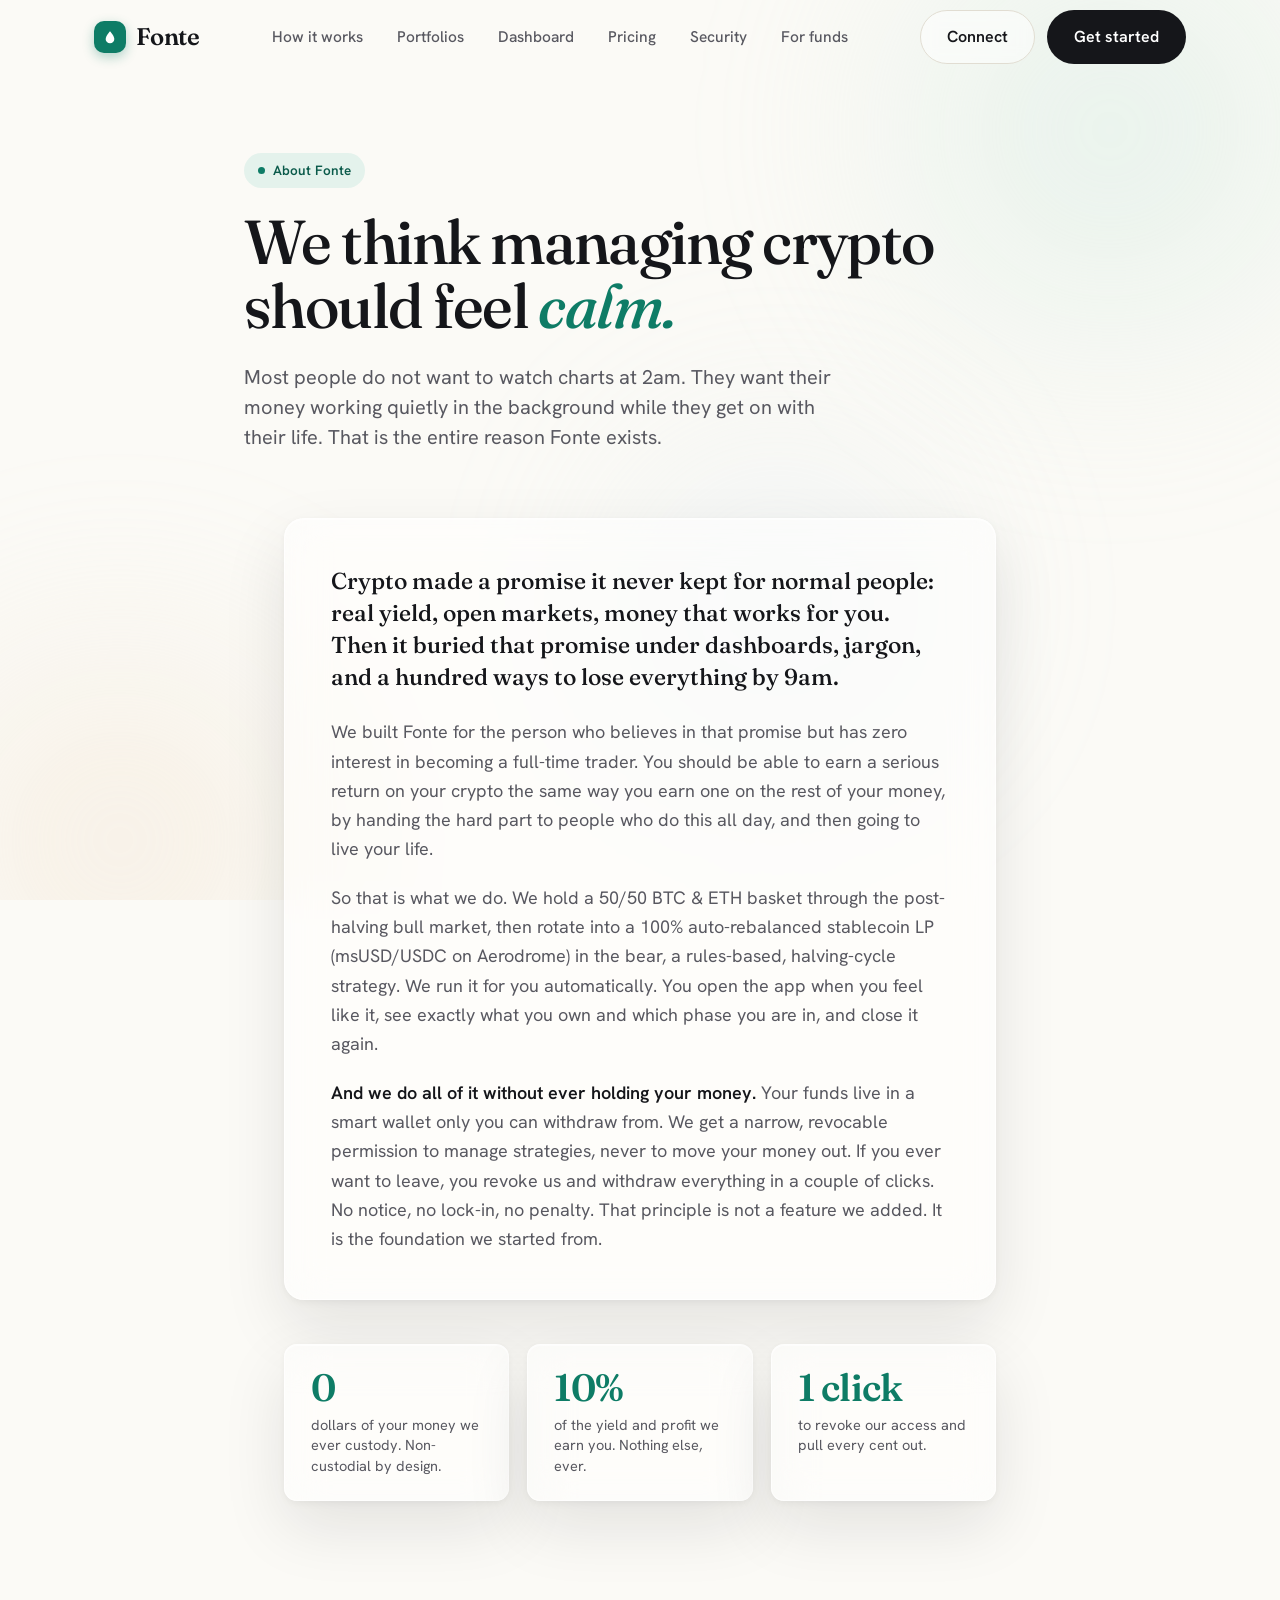
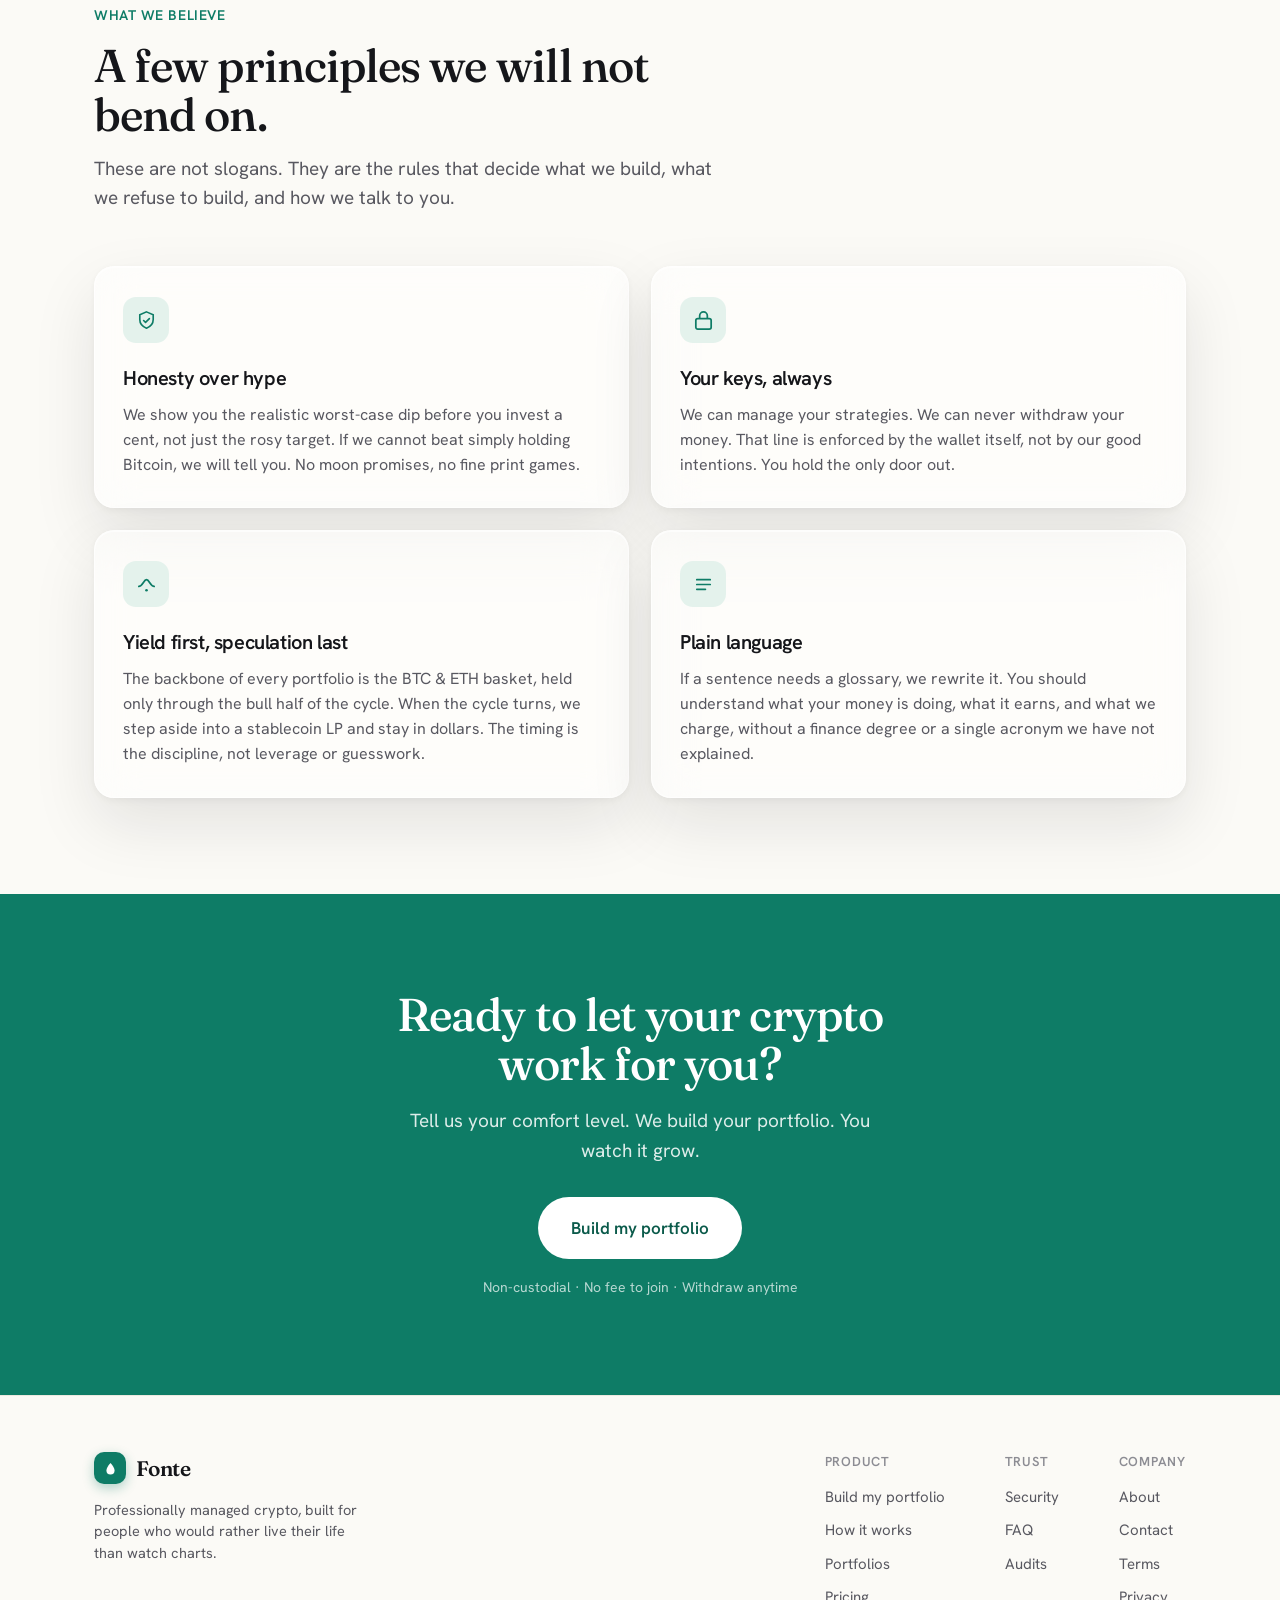
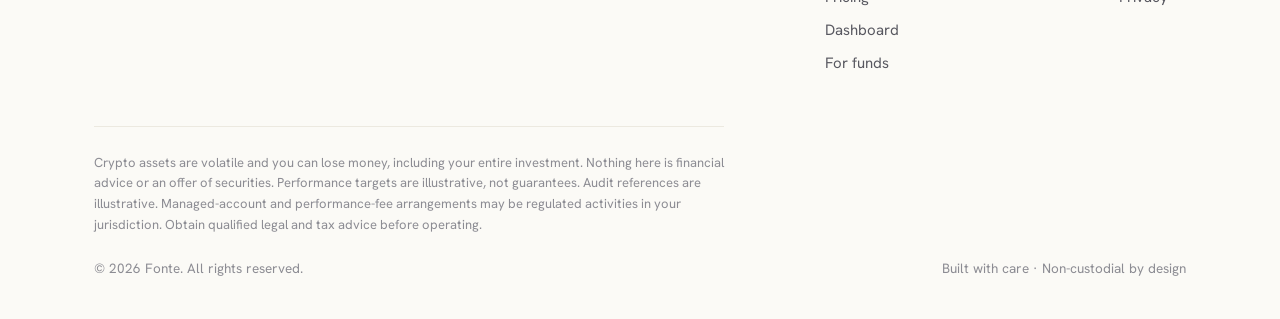
<file: about.html>
<!DOCTYPE html>
<html lang="en">
<head>
<meta charset="UTF-8" />
<meta name="viewport" content="width=device-width, initial-scale=1" />
<title>About Fonte</title>
<meta name="description" content="Why Fonte exists: we think managing crypto should feel calm. Professionally managed, non-custodial portfolios for people who would rather live their life than watch charts." />
<link rel="icon" href="data:image/svg+xml,%3Csvg xmlns='http://www.w3.org/2000/svg' viewBox='0 0 32 32'%3E%3Crect width='32' height='32' rx='10' fill='%230E7C66'/%3E%3Cpath d='M16 4.5C16 4.5 7.5 13.5 7.5 20a8.5 8.5 0 0 0 17 0C24.5 13.5 16 4.5 16 4.5Z' fill='white'/%3E%3C/svg%3E" />
<!--OG-->
<meta name="theme-color" content="#0E7C66" />
<link rel="canonical" href="https://fonte.finance/about" />
<meta property="og:type" content="website" />
<meta property="og:site_name" content="Fonte" />
<meta property="og:title" content="About Fonte" />
<meta property="og:description" content="Why Fonte exists: managing crypto should feel calm. Professionally managed, non-custodial portfolios for people who would rather live their life than watch charts." />
<meta property="og:url" content="https://fonte.finance/about" />
<meta property="og:image" content="https://fonte.finance/assets/og.png?v=20260622" />
<meta property="og:image:type" content="image/png" />
<meta property="og:image:width" content="1200" />
<meta property="og:image:height" content="630" />
<meta property="og:image:alt" content="Fonte. Crypto, on autopilot. Professionally managed, non-custodial crypto portfolios." />
<meta name="twitter:card" content="summary_large_image" />
<meta name="twitter:site" content="@fonte" />
<meta name="twitter:title" content="About Fonte" />
<meta name="twitter:description" content="Why Fonte exists: managing crypto should feel calm. Professionally managed, non-custodial portfolios for people who would rather live their life than watch charts." />
<meta name="twitter:image" content="https://fonte.finance/assets/og.png?v=20260622" />
<meta name="twitter:image:alt" content="Fonte. Crypto, on autopilot. Professionally managed, non-custodial crypto portfolios." />
<!--/OG-->
<link rel="stylesheet" href="styles.css" />
<style>
  /* ---- nav + footer (copied from index.html inline style so this page is self-contained) ---- */
  footer{border-top:1px solid var(--line);padding:56px 0 40px}
  .foot-grid{display:flex;justify-content:space-between;gap:40px;flex-wrap:wrap;margin-bottom:40px}
  .foot-brand{max-width:280px}
  .foot-brand p{color:var(--ink-2);font-size:14.5px;margin-top:14px;line-height:1.5}
  .foot-cols{display:flex;gap:60px;flex-wrap:wrap}
  .foot-col h5{font-size:13px;text-transform:uppercase;letter-spacing:.06em;color:var(--ink-3);margin-bottom:14px;font-weight:600}
  .foot-col a{display:block;color:var(--ink-2);font-size:15px;margin-bottom:10px;transition:color .15s}
  .foot-col a:hover{color:var(--ink)}
  .foot-legal{border-top:1px solid var(--line);padding-top:26px;color:var(--ink-3);font-size:13px;line-height:1.6;max-width:90ch}
  .foot-bottom{display:flex;justify-content:space-between;align-items:center;gap:20px;margin-top:22px;flex-wrap:wrap;color:var(--ink-3);font-size:13.5px}

  /* ---- about-only ---- */
  .pg-hero{padding:78px 0 30px}
  .pg-hero .wrap{max-width:840px}
  h1.pg-h{font-family:"Fraunces";font-weight:500;font-size:clamp(38px,6vw,62px);line-height:1.03;letter-spacing:-.025em}
  h1.pg-h em{font-style:italic;color:var(--accent)}
  .pg-lede{font-size:20px;color:var(--ink-2);margin-top:24px;max-width:54ch;line-height:1.5}

  .story{padding:36px 0 8px}
  .story .wrap{max-width:760px}
  .story-card{border-radius:var(--radius);padding:clamp(28px,4vw,46px)}
  .story-card p{color:var(--ink-2);font-size:18px;line-height:1.62;margin-bottom:20px}
  .story-card p:last-child{margin-bottom:0}
  .story-card p b{color:var(--ink);font-weight:600}
  .story-card .lead{font-family:"Fraunces";font-weight:500;font-size:23px;color:var(--ink);line-height:1.4;margin-bottom:24px}

  .believe-grid{display:grid;grid-template-columns:repeat(2,1fr);gap:22px;margin-top:46px}
  @media(max-width:760px){.believe-grid{grid-template-columns:1fr}}
  .bcard{border-radius:var(--radius);padding:30px 28px;transition:transform .2s,box-shadow .2s}
  .bcard:hover{transform:translateY(-3px)}
  .bcard .ic{width:46px;height:46px;border-radius:13px;background:var(--accent-soft);color:var(--accent);display:grid;place-items:center;margin-bottom:20px}
  .bcard h3{font-size:20px;font-weight:600;margin-bottom:9px}
  .bcard p{color:var(--ink-2);font-size:16px;line-height:1.55}

  .stat-strip{display:flex;flex-wrap:wrap;gap:18px;margin-top:44px}
  .stat{flex:1;min-width:180px;border-radius:var(--radius-sm);padding:24px 26px}
  .stat .big{font-family:"Fraunces";font-weight:600;font-size:38px;color:var(--accent);letter-spacing:-.02em;line-height:1}
  .stat .lbl{color:var(--ink-2);font-size:14.5px;margin-top:8px;line-height:1.4}

  #cta{background:var(--accent);color:#fff;text-align:center}
  #cta h2{color:#fff;max-width:18ch;margin:0 auto}
  #cta p{color:rgba(255,255,255,.86);font-size:19px;margin:18px auto 32px;max-width:46ch}
  #cta .btn-ink{background:#fff;color:var(--accent-ink)}
</style>
</head>
<body>
<div class="bg-orbs"></div><div class="orb-3"></div>

<!-- NAV -->
<nav id="nav">
  <div class="wrap nav-in">
    <a class="logo" href="index.html" aria-label="Fonte home"><span class="mark" aria-hidden="true"><svg width="16" height="16" viewBox="0 0 24 24" fill="none"><path d="M12 3.2C12 3.2 5.5 10.3 5.5 15a6.5 6.5 0 0 0 13 0C18.5 10.3 12 3.2 12 3.2Z" fill="#fff"/></svg></span> Fonte</a>
    <div class="nav-links">
      <a href="index.html#how">How it works</a>
      <a href="index.html#profiles">Portfolios</a>
      <a href="index.html#dash">Dashboard</a>
      <a href="index.html#fees">Pricing</a>
      <a href="index.html#safe">Security</a>
      <a href="business.html">For funds</a>
    </div>
    <div class="nav-cta">
      <a href="https://app.fonte.finance/?connect=1" class="btn btn-ghost">Connect</a>
      <a href="https://app.fonte.finance/onboarding" class="btn btn-ink">Get started</a>
    </div>
  </div>
</nav>

<!-- HERO -->
<header class="pg-hero">
  <div class="wrap reveal in">
    <span class="eyebrow"><span class="dot"></span> About Fonte</span>
    <h1 class="pg-h serif">We think managing crypto<br>should feel <em>calm.</em></h1>
    <p class="pg-lede">Most people do not want to watch charts at 2am. They want their money working quietly in the background while they get on with their life. That is the entire reason Fonte exists.</p>
  </div>
</header>

<!-- STORY -->
<section class="story">
  <div class="wrap reveal">
    <div class="story-card glass">
      <p class="lead">Crypto made a promise it never kept for normal people: real yield, open markets, money that works for you. Then it buried that promise under dashboards, jargon, and a hundred ways to lose everything by 9am.</p>
      <p>We built Fonte for the person who believes in that promise but has zero interest in becoming a full-time trader. You should be able to earn a serious return on your crypto the same way you earn one on the rest of your money, by handing the hard part to people who do this all day, and then going to live your life.</p>
      <p>So that is what we do. We hold a 50/50 BTC &amp; ETH basket through the post-halving bull market, then rotate into a 100% auto-rebalanced stablecoin LP (msUSD/USDC on Aerodrome) in the bear, a rules-based, halving-cycle strategy. We run it for you automatically. You open the app when you feel like it, see exactly what you own and which phase you are in, and close it again.</p>
      <p><b>And we do all of it without ever holding your money.</b> Your funds live in a smart wallet only you can withdraw from. We get a narrow, revocable permission to manage strategies, never to move your money out. If you ever want to leave, you revoke us and withdraw everything in a couple of clicks. No notice, no lock-in, no penalty. That principle is not a feature we added. It is the foundation we started from.</p>
    </div>

    <div class="stat-strip">
      <div class="stat glass"><div class="big tnum">0</div><div class="lbl">dollars of your money we ever custody. Non-custodial by design.</div></div>
      <div class="stat glass"><div class="big tnum">10%</div><div class="lbl">of the yield and profit we earn you. Nothing else, ever.</div></div>
      <div class="stat glass"><div class="big">1 click</div><div class="lbl">to revoke our access and pull every cent out.</div></div>
    </div>
  </div>
</section>

<!-- WHAT WE BELIEVE -->
<section id="believe">
  <div class="wrap">
    <div class="sec-head reveal" style="max-width:640px">
      <div class="sec-tag">What we believe</div>
      <h2 class="serif">A few principles we will not bend on.</h2>
      <p>These are not slogans. They are the rules that decide what we build, what we refuse to build, and how we talk to you.</p>
    </div>
    <div class="believe-grid">
      <div class="bcard glass reveal">
        <div class="ic"><svg width="23" height="23" viewBox="0 0 24 24" fill="none"><path d="M12 3l7 3v5c0 4.5-3 7.5-7 9-4-1.5-7-4.5-7-9V6l7-3z" stroke="currentColor" stroke-width="1.7"/><path d="M9 12l2 2 4-4" stroke="currentColor" stroke-width="1.7" stroke-linecap="round" stroke-linejoin="round"/></svg></div>
        <h3>Honesty over hype</h3>
        <p>We show you the realistic worst-case dip before you invest a cent, not just the rosy target. If we cannot beat simply holding Bitcoin, we will tell you. No moon promises, no fine print games.</p>
      </div>
      <div class="bcard glass reveal">
        <div class="ic"><svg width="23" height="23" viewBox="0 0 24 24" fill="none"><rect x="4" y="10" width="16" height="11" rx="2" stroke="currentColor" stroke-width="1.8"/><path d="M8 10V7a4 4 0 018 0v3" stroke="currentColor" stroke-width="1.8"/></svg></div>
        <h3>Your keys, always</h3>
        <p>We can manage your strategies. We can never withdraw your money. That line is enforced by the wallet itself, not by our good intentions. You hold the only door out.</p>
      </div>
      <div class="bcard glass reveal">
        <div class="ic"><svg width="23" height="23" viewBox="0 0 24 24" fill="none"><path d="M4 14c4 0 5-7 8-7s4 7 8 7" stroke="currentColor" stroke-width="1.8" stroke-linecap="round"/><circle cx="12" cy="18" r="1.4" fill="currentColor"/></svg></div>
        <h3>Yield first, speculation last</h3>
        <p>The backbone of every portfolio is the BTC &amp; ETH basket, held only through the bull half of the cycle. When the cycle turns, we step aside into a stablecoin LP and stay in dollars. The timing is the discipline, not leverage or guesswork.</p>
      </div>
      <div class="bcard glass reveal">
        <div class="ic"><svg width="23" height="23" viewBox="0 0 24 24" fill="none"><path d="M5 7h14M5 12h14M5 17h9" stroke="currentColor" stroke-width="1.8" stroke-linecap="round"/></svg></div>
        <h3>Plain language</h3>
        <p>If a sentence needs a glossary, we rewrite it. You should understand what your money is doing, what it earns, and what we charge, without a finance degree or a single acronym we have not explained.</p>
      </div>
    </div>
  </div>
</section>

<!-- CTA -->
<section id="cta">
  <div class="wrap reveal">
    <h2 class="serif">Ready to let your crypto work for you?</h2>
    <p>Tell us your comfort level. We build your portfolio. You watch it grow.</p>
    <a href="https://app.fonte.finance/onboarding" class="btn btn-ink btn-lg">Build my portfolio</a>
    <div style="margin-top:18px;color:rgba(255,255,255,.7);font-size:14px">Non-custodial · No fee to join · Withdraw anytime</div>
  </div>
</section>

<!-- FOOTER -->
<footer>
  <div class="wrap">
    <div class="foot-grid">
      <div class="foot-brand">
        <a class="logo" href="index.html" style="font-size:21px"><span class="mark" aria-hidden="true"><svg width="15" height="15" viewBox="0 0 24 24" fill="none"><path d="M12 3.2C12 3.2 5.5 10.3 5.5 15a6.5 6.5 0 0 0 13 0C18.5 10.3 12 3.2 12 3.2Z" fill="#fff"/></svg></span> Fonte</a>
        <p>Professionally managed crypto, built for people who would rather live their life than watch charts.</p>
      </div>
      <div class="foot-cols">
        <div class="foot-col"><h5>Product</h5><a href="https://app.fonte.finance/onboarding">Build my portfolio</a><a href="index.html#how">How it works</a><a href="index.html#profiles">Portfolios</a><a href="index.html#fees">Pricing</a><a href="index.html#dash">Dashboard</a><a href="business.html">For funds</a></div>
        <div class="foot-col"><h5>Trust</h5><a href="index.html#safe">Security</a><a href="index.html#faq">FAQ</a><a href="index.html#safe">Audits</a></div>
        <div class="foot-col"><h5>Company</h5><a href="about.html">About</a><a href="contact.html">Contact</a><a href="terms.html">Terms</a><a href="privacy.html">Privacy</a></div>
      </div>
    </div>
    <div class="foot-legal">Crypto assets are volatile and you can lose money, including your entire investment. Nothing here is financial advice or an offer of securities. Performance targets are illustrative, not guarantees. Audit references are illustrative. Managed-account and performance-fee arrangements may be regulated activities in your jurisdiction. Obtain qualified legal and tax advice before operating.</div>
    <div class="foot-bottom"><span>&copy; 2026 Fonte. All rights reserved.</span><span>Built with care · Non-custodial by design</span></div>
  </div>
</footer>

<script>
  const nav=document.getElementById('nav');
  addEventListener('scroll',()=>nav.classList.toggle('scrolled',scrollY>8),{passive:true});
  const io=new IntersectionObserver((es)=>{es.forEach(e=>{if(e.isIntersecting){e.target.classList.add('in');io.unobserve(e.target)}})},{threshold:.12});
  document.querySelectorAll('.reveal').forEach(el=>io.observe(el));
</script>
</body>
</html>
</file>
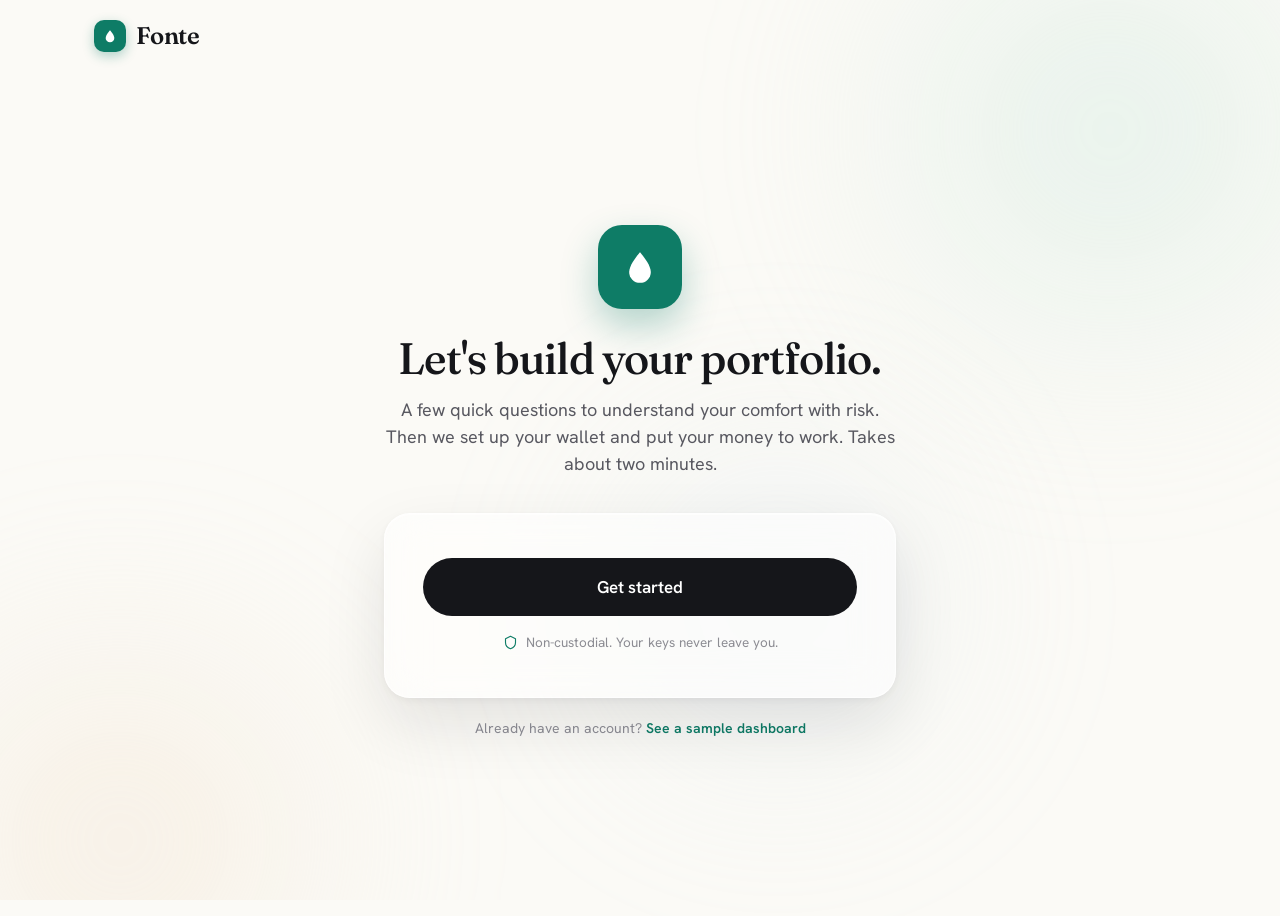
<file: app.html>
<!DOCTYPE html>
<html lang="en">
<head>
<meta charset="UTF-8" />
<meta name="viewport" content="width=device-width, initial-scale=1" />
<title>Fonte · Your portfolio</title>
<link rel="icon" href="data:image/svg+xml,%3Csvg xmlns='http://www.w3.org/2000/svg' viewBox='0 0 32 32'%3E%3Crect width='32' height='32' rx='10' fill='%230E7C66'/%3E%3Cpath d='M16 4.5C16 4.5 7.5 13.5 7.5 20a8.5 8.5 0 0 0 17 0C24.5 13.5 16 4.5 16 4.5Z' fill='white'/%3E%3C/svg%3E" />
<meta name="description" content="Your Fonte dashboard: live positions, NAV, and allocation across a professionally managed, non-custodial crypto portfolio you control." />
<!--OG-->
<meta name="theme-color" content="#0E7C66" />
<link rel="canonical" href="https://fonte.finance/app" />
<meta property="og:type" content="website" />
<meta property="og:site_name" content="Fonte" />
<meta property="og:title" content="Fonte · Your portfolio" />
<meta property="og:description" content="Your Fonte dashboard: live positions, NAV, and allocation across a professionally managed, non-custodial crypto portfolio you control." />
<meta property="og:url" content="https://fonte.finance/app" />
<meta property="og:image" content="https://fonte.finance/assets/og.png?v=20260622" />
<meta property="og:image:type" content="image/png" />
<meta property="og:image:width" content="1200" />
<meta property="og:image:height" content="630" />
<meta property="og:image:alt" content="Fonte. Crypto, on autopilot. Professionally managed, non-custodial crypto portfolios." />
<meta name="twitter:card" content="summary_large_image" />
<meta name="twitter:site" content="@fonte" />
<meta name="twitter:title" content="Fonte · Your portfolio" />
<meta name="twitter:description" content="Your Fonte dashboard: live positions, NAV, and allocation across a professionally managed, non-custodial crypto portfolio you control." />
<meta name="twitter:image" content="https://fonte.finance/assets/og.png?v=20260622" />
<meta name="twitter:image:alt" content="Fonte. Crypto, on autopilot. Professionally managed, non-custodial crypto portfolios." />
<!--/OG-->
<link rel="stylesheet" href="styles.css" />
<style>
  /* ===== app shell ===== */
  .appbar{position:sticky;top:0;z-index:40;border-bottom:1px solid transparent;transition:border-color .2s,background .2s}
  .appbar.solid{border-color:var(--line);background:rgba(251,250,246,.72);backdrop-filter:saturate(160%) blur(14px)}
  .appbar-in{display:flex;align-items:center;justify-content:space-between;height:72px}
  .step-pills{display:flex;align-items:center;gap:8px}
  .step-pill{height:6px;width:30px;border-radius:99px;background:var(--line-2);transition:background .3s,width .3s}
  .step-pill.done{background:var(--accent-2)}
  .step-pill.active{background:var(--accent);width:42px}
  .acct-chip{display:flex;align-items:center;gap:10px;padding:7px 8px 7px 14px;border-radius:999px}
  .acct-chip .nm{font-weight:600;font-size:14px}
  .acct-chip .av{width:30px;height:30px;border-radius:50%;background:linear-gradient(135deg,#0E7C66,#3FA98C)}

  /* ===== screens ===== */
  .screen{display:none;animation:fade .45s ease}
  .screen.active{display:block}
  @keyframes fade{from{opacity:0;transform:translateY(10px)}to{opacity:1;transform:none}}
  .center-wrap{max-width:560px;margin:0 auto;padding:56px 24px 80px;text-align:center}
  .center-wide{max-width:760px;margin:0 auto;padding:48px 24px 80px}
  h1.app-h{font-family:"Fraunces";font-weight:500;font-size:clamp(30px,5vw,44px);line-height:1.07;letter-spacing:-.02em}
  .app-sub{color:var(--ink-2);font-size:18px;margin-top:14px;line-height:1.5}

  /* welcome */
  .welcome-card{padding:44px 38px;border-radius:var(--radius-lg);margin-top:36px}
  .welcome-illus{width:84px;height:84px;border-radius:24px;background:var(--accent);display:grid;place-items:center;margin:0 auto 26px;box-shadow:0 16px 36px rgba(14,124,102,.3)}

  /* quiz */
  .quiz-card{padding:40px 38px;border-radius:var(--radius-lg);margin-top:8px;text-align:left}
  .quiz-q{font-family:"Fraunces";font-weight:500;font-size:27px;line-height:1.15;margin-bottom:28px}
  .opts{display:flex;flex-direction:column;gap:12px}
  .opt{display:flex;align-items:center;gap:14px;padding:18px 20px;border-radius:15px;border:1.5px solid var(--line-2);
    background:rgba(255,255,255,.5);cursor:pointer;transition:border-color .15s,background .15s,transform .12s;font-size:16.5px;font-weight:500}
  .opt:hover{border-color:var(--accent-2);background:#fff}
  .opt.sel{border-color:var(--accent);background:var(--accent-soft)}
  .opt .radio{width:22px;height:22px;border-radius:50%;border:2px solid var(--line-2);flex-shrink:0;display:grid;place-items:center;transition:border-color .15s}
  .opt.sel .radio{border-color:var(--accent)}
  .opt.sel .radio::after{content:"";width:11px;height:11px;border-radius:50%;background:var(--accent)}
  .quiz-nav{display:flex;justify-content:space-between;align-items:center;margin-top:28px}
  .quiz-count{color:var(--ink-3);font-size:14px;font-weight:600}

  /* result */
  .res-badge{display:inline-flex;align-items:center;gap:8px;background:var(--accent-soft);color:var(--accent-ink);font-weight:600;font-size:14px;padding:8px 16px;border-radius:999px;margin-bottom:18px}
  .res-name{font-family:"Fraunces";font-weight:600;font-size:clamp(36px,7vw,56px);color:var(--accent);letter-spacing:-.02em;line-height:1}
  .res-card{padding:34px;border-radius:var(--radius-lg);margin-top:30px;text-align:left}
  .res-stat-row{display:flex;gap:14px;flex-wrap:wrap;margin-bottom:26px}
  .res-stat{flex:1;min-width:140px;background:rgba(255,255,255,.55);border:1px solid var(--line);border-radius:14px;padding:16px 18px}
  .res-stat .k{color:var(--ink-3);font-size:12.5px;font-weight:600;text-transform:uppercase;letter-spacing:.04em}
  .res-stat .v{font-family:"Fraunces";font-weight:600;font-size:26px;margin-top:4px}
  .alloc-top{display:flex;justify-content:space-between;font-size:14.5px;margin-bottom:6px}
  .alloc-top .name{font-weight:500;display:flex;align-items:center;gap:8px}
  .alloc-top .pct{font-weight:600;color:var(--ink-2)}
  .alloc-bar{height:8px;border-radius:99px;background:var(--surface-2);overflow:hidden;margin-bottom:14px}
  .alloc-fill{height:100%;border-radius:99px}

  /* wallet */
  .wallet-card{padding:40px 38px;border-radius:var(--radius-lg);margin-top:8px}
  .key-anim{display:flex;flex-direction:column;gap:10px;margin:22px 0;text-align:left}
  .key-row{display:flex;align-items:center;gap:13px;padding:15px 18px;border-radius:14px;background:rgba(255,255,255,.5);border:1px solid var(--line);opacity:0;transform:translateX(-8px);transition:opacity .4s,transform .4s}
  .key-row.show{opacity:1;transform:none}
  .key-row .ic{width:38px;height:38px;border-radius:11px;display:grid;place-items:center;flex-shrink:0}
  .key-row .t{font-weight:600;font-size:15px}
  .key-row .s{color:var(--ink-3);font-size:13px;margin-top:1px}
  .key-row .ok{margin-left:auto;color:var(--accent);opacity:0;transition:opacity .3s}
  .key-row.show .ok{opacity:1}
  .addr-box{margin-top:8px;background:var(--ink);color:#fff;border-radius:14px;padding:16px 18px;display:flex;align-items:center;justify-content:space-between;gap:12px}
  .addr-box .lab{color:#9A9BA2;font-size:12px;font-weight:600;text-transform:uppercase;letter-spacing:.05em}
  .addr-box .val{font-family:ui-monospace,monospace;font-size:15px;margin-top:3px}

  /* fund */
  .fund-card{padding:38px;border-radius:var(--radius-lg);margin-top:8px;text-align:left}
  .amt-display{font-family:"Fraunces";font-weight:600;font-size:54px;text-align:center;letter-spacing:-.02em;margin:6px 0 4px}
  .amt-sub{text-align:center;color:var(--ink-3);font-size:14px;margin-bottom:24px}
  .amt-presets{display:flex;gap:10px;justify-content:center;flex-wrap:wrap;margin-bottom:24px}
  .amt-preset{padding:10px 18px;border-radius:999px;border:1.5px solid var(--line-2);background:rgba(255,255,255,.5);cursor:pointer;font-weight:600;font-size:15px;transition:.15s}
  .amt-preset:hover{border-color:var(--accent-2)}
  .amt-preset.sel{border-color:var(--accent);background:var(--accent-soft);color:var(--accent-ink)}
  input[type=range]{width:100%;accent-color:var(--accent);height:6px;margin:6px 0 22px}
  .proj{background:rgba(255,255,255,.55);border:1px solid var(--line);border-radius:14px;padding:18px 20px;display:flex;justify-content:space-between;align-items:center}
  .proj .k{color:var(--ink-2);font-size:14px}
  .proj .v{font-family:"Fraunces";font-weight:600;font-size:24px;color:var(--accent)}

  /* deploying */
  .deploy-ring{width:96px;height:96px;margin:0 auto 28px;position:relative}
  .deploy-ring svg{transform:rotate(-90deg)}
  .deploy-ring .pct{position:absolute;inset:0;display:grid;place-items:center;font-family:"Fraunces";font-weight:600;font-size:24px}
  .deploy-steps{max-width:380px;margin:30px auto 0;text-align:left;display:flex;flex-direction:column;gap:12px}
  .dstep{display:flex;align-items:center;gap:12px;color:var(--ink-3);font-size:15.5px;transition:color .3s}
  .dstep.active{color:var(--ink);font-weight:600}
  .dstep.done{color:var(--ink-2)}
  .dstep .dot{width:22px;height:22px;border-radius:50%;border:2px solid var(--line-2);flex-shrink:0;display:grid;place-items:center;transition:.3s}
  .dstep.done .dot{background:var(--accent);border-color:var(--accent)}
  .dstep.active .dot{border-color:var(--accent)}

  /* ===== dashboard ===== */
  /* the dashboard screen is a <section>, which globally gets 96px top/bottom
     padding, too large a gap under the sticky header. Zero it and let
     .dash-page own the (tight) spacing. */
  #s-dashboard{padding:0}
  .dash-page{max-width:var(--maxw);margin:0 auto;padding:16px 24px 80px}
  .dash-head{display:flex;align-items:flex-end;justify-content:space-between;gap:20px;flex-wrap:wrap;margin-bottom:24px}
  .dash-total-lab{color:var(--ink-3);font-size:13px;font-weight:600;text-transform:uppercase;letter-spacing:.05em}
  .dash-total{font-family:"Fraunces";font-weight:600;font-size:clamp(40px,7vw,58px);letter-spacing:-.025em;line-height:1;margin-top:4px}
  .dash-chip{display:inline-flex;align-items:center;gap:6px;background:var(--accent-soft);color:var(--accent-ink);font-weight:600;font-size:14.5px;padding:6px 13px;border-radius:999px;margin-top:12px}
  .dash-actions{display:flex;gap:10px}
  .metric-row{display:grid;grid-template-columns:repeat(3,1fr);gap:14px;margin-bottom:20px}
  @media(max-width:900px){.metric-row{grid-template-columns:repeat(3,1fr)}}
  @media(max-width:620px){.metric-row{grid-template-columns:repeat(2,1fr)}}
  .metric{padding:18px 20px;border-radius:var(--radius-sm)}
  .metric .k{color:var(--ink-3);font-size:12.5px;font-weight:600}
  .metric .v{font-weight:600;font-size:23px;margin-top:5px}
  .metric .v.pos{color:var(--pos)}
  .metric .v.neg{color:var(--neg)}
  .metric .v.flat{color:var(--ink-3)}
  .metric .sub{color:var(--ink-3);font-size:12.5px;margin-top:3px}
  .metric .sub.pos{color:var(--pos)}
  .metric .sub.neg{color:var(--neg)}
  .dash-cols{display:grid;grid-template-columns:1.6fr 1fr;gap:20px}
  @media(max-width:880px){.dash-cols{grid-template-columns:1fr}}
  .panel{border-radius:var(--radius);padding:24px}
  .panel-h{display:flex;align-items:center;justify-content:space-between;margin-bottom:18px}
  .panel-h h3{font-size:16px;font-weight:600}
  .panel-h .tag{color:var(--ink-3);font-size:13px;font-weight:600}
  .eq-chart{width:100%;height:180px}
  .pos-row{display:flex;align-items:center;justify-content:space-between;padding:14px 0;border-bottom:1px solid var(--line)}
  .pos-row:last-child{border-bottom:0}
  .pos-left{display:flex;align-items:center;gap:13px}
  .pos-ic{width:38px;height:38px;border-radius:11px;display:grid;place-items:center;font-weight:700;font-size:13px;color:#fff;flex-shrink:0}
  .pos-name{font-weight:600;font-size:15px}
  .pos-sub{color:var(--ink-3);font-size:12.5px;margin-top:2px}
  .pos-right{text-align:right}
  .pos-val{font-weight:600;font-size:15px}
  .pos-apr{color:var(--pos);font-size:12.5px;font-weight:600;margin-top:2px}
  .legend{display:flex;flex-direction:column;gap:11px;font-size:14px}
  .legend .lr{display:flex;align-items:center;justify-content:space-between}
  .legend .lr .nm{display:flex;align-items:center;gap:9px;color:var(--ink-2)}
  .legend .lr .pc{font-weight:600}
  .fee-panel .fbig{font-family:"Fraunces";font-weight:600;font-size:34px;color:var(--ink)}
  .fee-big-row{display:flex;align-items:baseline;gap:10px;flex-wrap:wrap}
  .fee-pct{color:var(--ink-2);font-weight:600;font-size:13.5px;background:var(--surface-2);padding:4px 10px;border-radius:999px}
  .fee-line{display:flex;justify-content:space-between;padding:11px 0;border-bottom:1px solid var(--line);font-size:14.5px}
  .fee-line:last-child{border-bottom:0}
  .fee-line .k{color:var(--ink-2)}
  .fee-line .v{font-weight:600}
  .activity{display:flex;flex-direction:column;gap:2px}
  .act{display:flex;align-items:center;gap:13px;padding:12px 0;border-bottom:1px solid var(--line)}
  .act:last-child{border-bottom:0}
  .act .ai{width:34px;height:34px;border-radius:10px;background:var(--accent-soft);color:var(--accent);display:grid;place-items:center;flex-shrink:0}
  .act .at{font-weight:500;font-size:14.5px}
  .act .as{color:var(--ink-3);font-size:12.5px;margin-top:1px}
  .act .av{margin-left:auto;font-weight:600;font-size:14px;color:var(--pos)}

  /* modal */
  .modal-bg{position:fixed;inset:0;background:rgba(20,20,25,.4);backdrop-filter:blur(4px);z-index:80;display:none;align-items:center;justify-content:center;padding:20px}
  .modal-bg.show{display:flex}
  .modal{max-width:440px;width:100%;border-radius:var(--radius-lg);padding:32px;text-align:center}
  .modal h3{font-family:"Fraunces";font-weight:600;font-size:26px;margin-bottom:10px}
  .modal p{color:var(--ink-2);font-size:16px;margin-bottom:24px;line-height:1.5}

  /* ===== wallet chip (header, top right) ===== */
  .acct-chip .wallet-ic{color:var(--accent);display:grid;place-items:center}
  .acct-chip .nm.mono{font-size:13.5px;font-weight:600;letter-spacing:.01em}

  /* ===== dashboard head additions ===== */
  .profile-chip{display:inline-flex;align-items:center;gap:6px;background:var(--accent-soft);color:var(--accent-ink);
    font-weight:600;font-size:12px;padding:3px 10px 3px 8px;border-radius:999px;margin-left:9px;
    text-transform:none;letter-spacing:0;vertical-align:middle}
  .profile-chip .pc-dot{width:7px;height:7px;border-radius:50%;background:var(--accent)}
  .dash-total-row{display:flex;align-items:baseline;gap:14px;flex-wrap:wrap}
  .dtd{display:inline-flex;align-items:baseline;gap:6px;font-weight:600;font-size:19px;color:var(--pos)}
  .dtd.neg{color:var(--neg)}
  .dtd.flat{color:var(--ink-3)}
  .dtd .dtd-lab{color:var(--ink-3);font-weight:500;font-size:13.5px}
  .dash-status{display:flex;align-items:center;gap:7px;color:var(--ink-2);font-size:13.5px;margin-top:13px;font-weight:500}
  .dash-status .sep{color:var(--ink-3)}
  .dash-status #dUpdated{color:var(--ink)}
  .dash-basis{margin-top:9px;color:var(--ink-2);font-size:13.5px;font-weight:500}
  .dash-basis b{color:var(--ink);font-weight:600;margin-left:3px}
  .dash-basis .bsep{color:var(--ink-3);margin:0 8px}
  .at-pnl{font-weight:600}
  .at-pnl.pos{color:var(--pos)}
  .at-pnl.neg{color:var(--neg)}
  .at-pnl.flat{color:var(--ink-3)}
  .live-dot{width:8px;height:8px;border-radius:50%;background:var(--pos);box-shadow:0 0 0 0 rgba(19,138,94,.5);animation:livepulse 2.2s infinite}
  @keyframes livepulse{0%{box-shadow:0 0 0 0 rgba(19,138,94,.45)}70%{box-shadow:0 0 0 7px rgba(19,138,94,0)}100%{box-shadow:0 0 0 0 rgba(19,138,94,0)}}
  @media(prefers-reduced-motion:reduce){.live-dot{animation:none}}

  /* ===== sheet flow (deposit / withdraw) ===== */
  .sheet{max-width:452px;width:100%;border-radius:var(--radius-lg);padding:26px 26px 24px;text-align:left}
  .sheet-head{display:flex;align-items:center;justify-content:space-between;gap:14px;margin-bottom:6px}
  .sheet-head h3{font-family:"Fraunces";font-weight:600;font-size:24px}
  .sheet-close{width:34px;height:34px;border-radius:50%;border:1px solid var(--line-2);background:rgba(255,255,255,.6);display:grid;place-items:center;cursor:pointer;color:var(--ink-2);flex-shrink:0;transition:.15s}
  .sheet-close:hover{background:#fff;color:var(--ink)}
  .sheet-sub{color:var(--ink-2);font-size:15px;margin-bottom:22px;line-height:1.45}
  .amt-field{position:relative;margin-bottom:14px}
  .amt-field input{width:100%;font-family:"Fraunces";font-weight:600;font-size:38px;text-align:center;border:1.5px solid var(--line-2);border-radius:16px;padding:18px 64px;background:rgba(255,255,255,.6);color:var(--ink);font-variant-numeric:tabular-nums}
  .amt-field input:focus{outline:none;border-color:var(--accent);box-shadow:0 0 0 4px var(--accent-soft)}
  .amt-field .cur{position:absolute;left:22px;top:50%;transform:translateY(-50%);font-family:"Fraunces";font-weight:600;font-size:28px;color:var(--ink-3);pointer-events:none}
  .amt-field .max{position:absolute;right:13px;top:50%;transform:translateY(-50%);background:var(--accent-soft);color:var(--accent-ink);border:none;border-radius:999px;padding:8px 14px;font-weight:700;font-size:13px;cursor:pointer;min-height:36px}
  .amt-field .max:hover{background:#d7ece3}
  .bal-note{text-align:center;color:var(--ink-3);font-size:13.5px;margin:-2px 0 18px}
  .bal-note b{color:var(--ink-2)}
  .field-err{color:var(--neg);font-size:13.5px;margin:-4px 0 14px;text-align:center;font-weight:500}
  .field-lab{font-size:13px;font-weight:600;color:var(--ink-2);margin:6px 0 8px}
  .dest-field input{width:100%;font-family:ui-monospace,monospace;font-size:14px;border:1.5px solid var(--line-2);border-radius:13px;padding:14px 16px;background:rgba(255,255,255,.6);color:var(--ink)}
  .dest-field input:focus{outline:none;border-color:var(--accent)}
  .addr-copy{display:flex;align-items:center;justify-content:space-between;gap:12px;background:var(--surface-2);border:1px solid var(--line);border-radius:14px;padding:14px 16px;margin-bottom:14px}
  .addr-copy .a{font-family:ui-monospace,monospace;font-size:14px;word-break:break-all;line-height:1.4}
  .copy-btn{display:inline-flex;align-items:center;gap:6px;background:#fff;border:1px solid var(--line-2);border-radius:10px;padding:9px 12px;font-weight:600;font-size:13px;cursor:pointer;color:var(--ink);flex-shrink:0;min-height:38px;transition:.15s}
  .copy-btn:hover{border-color:var(--accent-2)}
  .copy-btn.done{background:var(--accent-soft);border-color:var(--accent);color:var(--accent-ink)}
  .review-row{display:flex;justify-content:space-between;padding:13px 0;border-bottom:1px solid var(--line);font-size:15px}
  .review-row:last-of-type{border-bottom:0}
  .review-row .k{color:var(--ink-2)}
  .review-row .v{font-weight:600}
  .review-row .v.mono{font-family:ui-monospace,monospace;font-size:13.5px}
  .success-check{width:74px;height:74px;border-radius:50%;background:var(--accent-soft);display:grid;place-items:center;margin:8px auto 18px;animation:pop .4s ease}
  @keyframes pop{0%{transform:scale(.6);opacity:0}60%{transform:scale(1.08)}100%{transform:scale(1);opacity:1}}
  .sheet-note{background:rgba(255,255,255,.5);border:1px solid var(--line);border-radius:13px;padding:14px 16px;font-size:13.5px;color:var(--ink-2);line-height:1.5;margin-bottom:16px;display:flex;gap:10px}
  .sheet-note svg{color:var(--accent);flex-shrink:0;margin-top:1px}
  .sheet-foot{display:flex;gap:10px;margin-top:6px}
  .sheet-foot .btn{flex:1}
</style>
</head>
<body>
<div class="bg-orbs"></div><div class="orb-3"></div>

<!-- APP BAR -->
<div class="appbar" id="appbar">
  <div class="wrap appbar-in">
    <a class="logo" href="index.html" aria-label="Fonte home">
      <span class="mark" aria-hidden="true"><svg width="16" height="16" viewBox="0 0 24 24" fill="none"><path d="M12 3.2C12 3.2 5.5 10.3 5.5 15a6.5 6.5 0 0 0 13 0C18.5 10.3 12 3.2 12 3.2Z" fill="#fff"/></svg></span> Fonte
    </a>
    <div class="step-pills" id="stepPills" style="display:none">
      <div class="step-pill" data-s="1"></div><div class="step-pill" data-s="2"></div>
      <div class="step-pill" data-s="3"></div><div class="step-pill" data-s="4"></div>
    </div>
    <div id="acctChip" class="acct-chip glass" style="display:none" title="Your non-custodial wallet">
      <span class="wallet-ic" aria-hidden="true"><svg width="16" height="16" viewBox="0 0 24 24" fill="none"><rect x="3" y="6" width="18" height="13" rx="2.5" stroke="currentColor" stroke-width="1.7"/><path d="M3 9.5h13a2 2 0 012 2V13" stroke="currentColor" stroke-width="1.7"/><circle cx="17.5" cy="13.5" r="1.1" fill="currentColor"/></svg></span>
      <span class="nm mono" id="acctWallet">0x…</span><span class="av" aria-hidden="true"></span>
    </div>
  </div>
</div>

<!-- 1. WELCOME -->
<section class="screen active" id="s-welcome">
  <div class="center-wrap">
    <div class="welcome-illus"><svg width="40" height="40" viewBox="0 0 24 24" fill="none"><path d="M12 3.2C12 3.2 5.5 10.3 5.5 15a6.5 6.5 0 0 0 13 0C18.5 10.3 12 3.2 12 3.2Z" fill="#fff"/></svg></div>
    <h1 class="app-h serif">Let's build your portfolio.</h1>
    <p class="app-sub">A few quick questions to understand your comfort with risk. Then we set up your wallet and put your money to work. Takes about two minutes.</p>
    <div class="welcome-card glass">
      <button class="btn btn-ink btn-lg btn-block" onclick="App.start()">Get started</button>
      <div style="margin-top:16px;color:var(--ink-3);font-size:13.5px;display:flex;align-items:center;gap:8px;justify-content:center">
        <svg width="15" height="15" viewBox="0 0 24 24" fill="none"><path d="M12 2l8 4v6c0 5-3.4 8.5-8 10-4.6-1.5-8-5-8-10V6l8-4z" stroke="var(--accent)" stroke-width="1.8" stroke-linejoin="round"/></svg>
        Non-custodial. Your keys never leave you.
      </div>
    </div>
    <p style="margin-top:20px;color:var(--ink-3);font-size:14px">Already have an account? <a href="#" onclick="App.demoLogin();return false" style="color:var(--accent);font-weight:600">See a sample dashboard</a></p>
  </div>
</section>

<!-- 2. QUIZ -->
<section class="screen" id="s-quiz">
  <div class="center-wide">
    <div class="quiz-card glass" id="quizCard"></div>
  </div>
</section>

<!-- 3. RESULT -->
<section class="screen" id="s-result">
  <div class="center-wide" style="text-align:center">
    <div class="res-badge"><svg width="15" height="15" viewBox="0 0 24 24" fill="none"><path d="M5 13l4 4L19 7" stroke="currentColor" stroke-width="2.2" stroke-linecap="round" stroke-linejoin="round"/></svg> Your match</div>
    <div class="res-name serif" id="resName">Balanced</div>
    <p class="app-sub" id="resTagline" style="max-width:40ch;margin-left:auto;margin-right:auto">An 80% BTC/ETH basket held through the bull window and sold near the cycle top, an auto-rebalanced stablecoin LP (msUSD/USDC) in between.</p>
    <div class="res-card glass" id="resCard"></div>
    <div style="display:flex;gap:12px;justify-content:center;margin-top:26px;flex-wrap:wrap">
      <button class="btn btn-ghost" onclick="App.go('quiz')">Retake quiz</button>
      <button class="btn btn-ink btn-lg" onclick="App.go('wallet')">This feels right, continue</button>
    </div>
  </div>
</section>

<!-- 4. WALLET -->
<section class="screen" id="s-wallet">
  <div class="center-wrap" style="text-align:left">
    <div style="text-align:center"><h1 class="app-h serif">Creating your wallet.</h1>
    <p class="app-sub">A secure, non-custodial smart wallet, in your name. We get permission to manage strategies, never to withdraw.</p></div>
    <div class="wallet-card glass">
      <div class="key-anim" id="keyAnim">
        <div class="key-row" data-i="0"><div class="ic" style="background:var(--accent-soft)"><svg width="19" height="19" viewBox="0 0 24 24" fill="none"><rect x="4" y="10" width="16" height="11" rx="2" stroke="var(--accent)" stroke-width="1.8"/><path d="M8 10V7a4 4 0 018 0v3" stroke="var(--accent)" stroke-width="1.8"/></svg></div><div><div class="t">Smart wallet created</div><div class="s">Deployed on Base, in your name</div></div><span class="ok"><svg width="20" height="20" viewBox="0 0 24 24" fill="none"><path d="M5 13l4 4L19 7" stroke="var(--accent)" stroke-width="2.2" stroke-linecap="round" stroke-linejoin="round"/></svg></span></div>
        <div class="key-row" data-i="1"><div class="ic" style="background:var(--accent-soft)"><svg width="19" height="19" viewBox="0 0 24 24" fill="none"><path d="M12 3l7 3v5c0 4.5-3 7.5-7 9-4-1.5-7-4.5-7-9V6l7-3z" stroke="var(--accent)" stroke-width="1.7"/></svg></div><div><div class="t">Manage permission granted</div><div class="s">Buy &amp; sell BTC/ETH, lend &amp; provide liquidity, rebalance</div></div><span class="ok"><svg width="20" height="20" viewBox="0 0 24 24" fill="none"><path d="M5 13l4 4L19 7" stroke="var(--accent)" stroke-width="2.2" stroke-linecap="round" stroke-linejoin="round"/></svg></span></div>
        <div class="key-row" data-i="2"><div class="ic" style="background:rgba(192,73,47,.12)"><svg width="19" height="19" viewBox="0 0 24 24" fill="none"><path d="M6 6l12 12M18 6L6 18" stroke="var(--neg)" stroke-width="2" stroke-linecap="round"/></svg></div><div><div class="t">Withdraw permission</div><div class="s" style="color:var(--neg)">Kept with you only, never granted to Fonte</div></div><span class="ok"><svg width="20" height="20" viewBox="0 0 24 24" fill="none"><path d="M5 13l4 4L19 7" stroke="var(--accent)" stroke-width="2.2" stroke-linecap="round" stroke-linejoin="round"/></svg></span></div>
      </div>
      <div class="addr-box"><div><div class="lab">Your wallet</div><div class="val" id="walletAddr">0x…</div></div>
        <svg width="22" height="22" viewBox="0 0 24 24" fill="none"><rect x="9" y="9" width="11" height="11" rx="2" stroke="#9A9BA2" stroke-width="1.7"/><path d="M5 15V5a2 2 0 012-2h8" stroke="#9A9BA2" stroke-width="1.7"/></svg>
      </div>
      <button class="btn btn-ink btn-lg btn-block" id="walletNext" style="margin-top:22px" disabled onclick="App.go('fund')">Continue</button>
    </div>
  </div>
</section>

<!-- 5. FUND -->
<section class="screen" id="s-fund">
  <div class="center-wrap" style="text-align:left">
    <div style="text-align:center"><h1 class="app-h serif">How much to start with?</h1>
    <p class="app-sub">You can add or withdraw anytime. There is no minimum lock-up.</p></div>
    <div class="fund-card glass">
      <div class="amt-display tnum" id="amtDisplay">$5,000</div>
      <div class="amt-sub">USDC on Base</div>
      <div class="amt-presets" id="amtPresets">
        <div class="amt-preset" data-v="1000">$1k</div>
        <div class="amt-preset sel" data-v="5000">$5k</div>
        <div class="amt-preset" data-v="10000">$10k</div>
        <div class="amt-preset" data-v="25000">$25k</div>
      </div>
      <input type="range" id="amtRange" min="500" max="50000" step="500" value="5000" />
      <div class="proj"><div class="k">Projected in one year <span style="color:var(--ink-3)" id="projRate">(at 18% target)</span></div><div class="v tnum" id="projVal">$5,900</div></div>
      <button class="btn btn-ink btn-lg btn-block" style="margin-top:22px" onclick="App.go('deploying')">Fund &amp; build my portfolio</button>
      <div style="margin-top:14px;color:var(--ink-3);font-size:13px;text-align:center">This is a prototype. No real funds move.</div>
    </div>
  </div>
</section>

<!-- 6. DEPLOYING -->
<section class="screen" id="s-deploying">
  <div class="center-wrap">
    <div class="deploy-ring"><svg width="96" height="96" viewBox="0 0 96 96"><circle cx="48" cy="48" r="42" fill="none" stroke="var(--line-2)" stroke-width="7"/><circle id="deployArc" cx="48" cy="48" r="42" fill="none" stroke="var(--accent)" stroke-width="7" stroke-linecap="round" stroke-dasharray="264" stroke-dashoffset="264" style="transition:stroke-dashoffset .5s"/></svg><div class="pct" id="deployPct">0%</div></div>
    <h1 class="app-h serif">Building your portfolio.</h1>
    <p class="app-sub">Setting up your cycle vault.</p>
    <div class="deploy-steps" id="deploySteps">
      <div class="dstep" data-i="0"><div class="dot"></div> Reading the halving-cycle schedule</div>
      <div class="dstep" data-i="1"><div class="dot"></div> Stable phase, deploying to the msUSD/USDC LP</div>
      <div class="dstep" data-i="2"><div class="dot"></div> Earning yield until the next cycle entry</div>
      <div class="dstep" data-i="3"><div class="dot"></div> Setting your high-water mark</div>
    </div>
  </div>
</section>

<!-- 7. DASHBOARD -->
<section class="screen" id="s-dashboard">
  <div class="dash-page">
    <div class="dash-head">
      <div>
        <div class="dash-total-lab">Total value <span class="profile-chip" id="dProfile"><span class="pc-dot"></span><span></span></span></div>
        <div class="dash-total-row">
          <div class="dash-total tnum" id="dTotal">$5,000.00</div>
          <div class="dtd" id="dDtd"><span class="dtd-val">+0.00%</span> <span class="dtd-lab">today</span></div>
        </div>
        <div class="dash-basis">Book value <b id="dBook" class="tnum">$0</b><span class="bsep">·</span><span id="dAllTime" class="at-pnl tnum flat">+$0 (+0.00%) since inception</span></div>
        <div class="dash-status"><span class="live-dot" aria-hidden="true"></span> Live <span class="sep">·</span> Updated <span id="dUpdated" class="tnum">just now</span></div>
      </div>
      <div class="dash-actions">
        <button class="btn btn-ghost" onclick="App.openSheet('withdraw')">Withdraw</button>
        <button class="btn btn-ink" onclick="App.openSheet('deposit')">Add funds</button>
      </div>
    </div>

    <div class="metric-row">
      <div class="metric glass"><div class="k">MTD P&amp;L</div><div class="v tnum" id="mMtd">+0.00%</div><div class="sub tnum" id="mMtdUsd">+$0</div></div>
      <div class="metric glass"><div class="k">YTD P&amp;L</div><div class="v tnum" id="mYtd">+0.00%</div><div class="sub tnum" id="mYtdUsd">+$0</div></div>
      <div class="metric glass"><div class="k">Backtested CAGR</div><div class="v pos tnum" id="mYield">128%</div><div class="sub">across halving cycles*</div></div>
      <div class="metric glass"><div class="k">Calmar</div><div class="v pos" id="mVs">2.1</div><div class="sub">vs 0.8 for HODL</div></div>
      <div class="metric glass"><div class="k">Worst dip</div><div class="v tnum" id="mDip">55%</div><div class="sub">peak to trough (backtested)</div></div>
      <div class="metric glass"><div class="k">Fees charged</div><div class="v tnum" id="mFee">$0.00</div><div class="sub">10% above high-water mark</div></div>
    </div>

    <div class="dash-cols">
      <div style="display:flex;flex-direction:column;gap:20px">
        <div class="panel glass">
          <div class="panel-h"><h3>Performance</h3><span class="tag" id="perfTag">since you joined</span></div>
          <svg class="eq-chart" id="eqChart" viewBox="0 0 600 180" preserveAspectRatio="none"></svg>
        </div>
        <div class="panel glass">
          <div class="panel-h"><h3>Positions</h3><span class="tag">auto-managed</span></div>
          <div id="posList"></div>
        </div>
      </div>
      <div style="display:flex;flex-direction:column;gap:20px">
        <div class="panel glass">
          <div class="panel-h"><h3>Allocation</h3></div>
          <div style="display:flex;align-items:center;gap:20px;margin-bottom:18px">
            <svg width="110" height="110" viewBox="0 0 42 42" id="donut" aria-hidden="true"></svg>
            <div class="legend" id="legend" style="flex:1"></div>
          </div>
        </div>
        <div class="panel glass fee-panel">
          <div class="panel-h"><h3>Fees</h3><span class="tag">high-water mark</span></div>
          <div class="fee-big-row"><div class="fbig tnum" id="feeBig">$0.00</div><span class="fee-pct tnum" id="feePct">0.00% of AUM</span></div>
          <div style="color:var(--ink-3);font-size:13px;margin:2px 0 16px">charged this year</div>
          <div class="fee-line"><span class="k">Lending yield fee (10%)</span><span class="v tnum" id="feeYield">$0.00</span></div>
          <div class="fee-line"><span class="k">Cycle gains fee, BTC/ETH (10%)</span><span class="v tnum" id="feeSwing">$0.00</span></div>
          <div class="fee-line"><span class="k">Management fee</span><span class="v" style="color:var(--pos)">$0 always</span></div>
        </div>
        <div class="panel glass">
          <div class="panel-h"><h3>Recent activity</h3></div>
          <div class="activity" id="activity"></div>
        </div>
      </div>
    </div>
  </div>
</section>

<!-- MODAL -->
<div class="modal-bg" id="modalBg" onclick="if(event.target===this)App.closeModal()">
  <div class="sheet glass-strong glass" id="modalBox" role="dialog" aria-modal="true"></div>
</div>

<script src="app.js"></script>
</body>
</html>
</file>
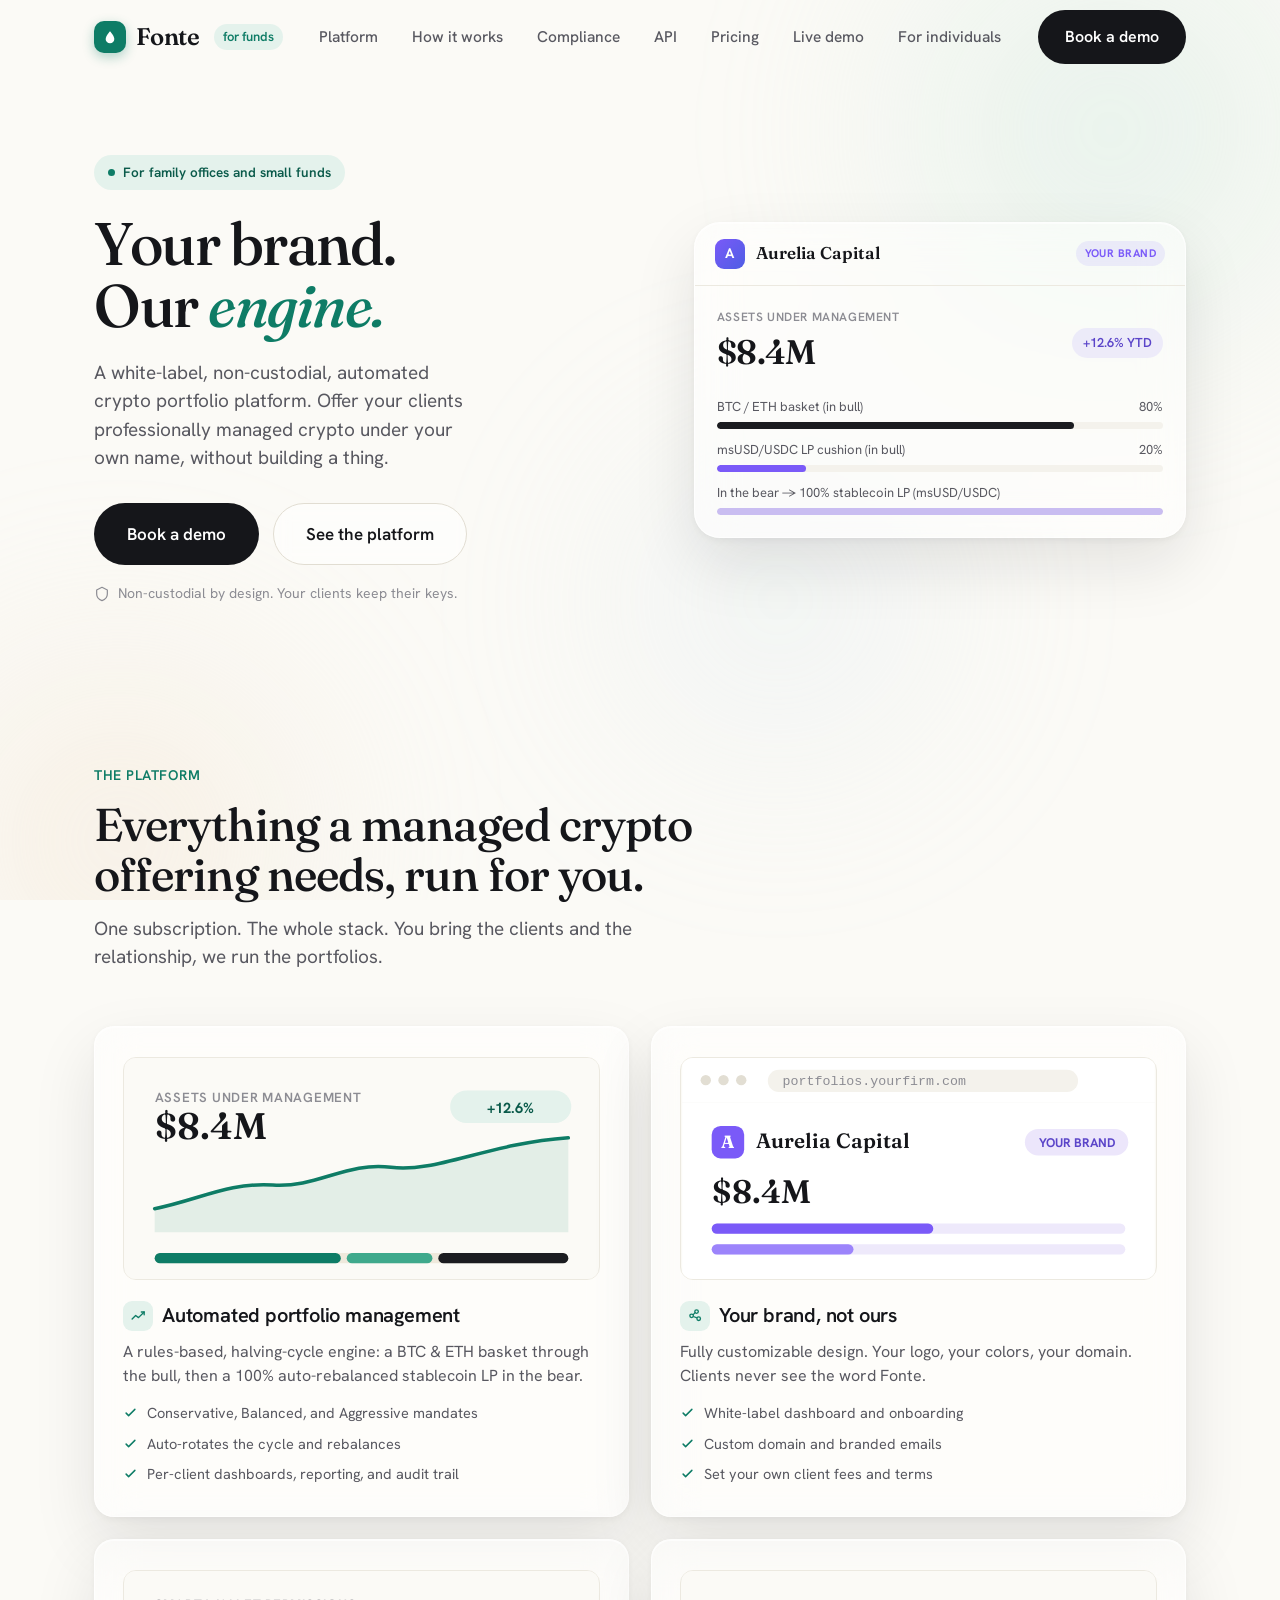
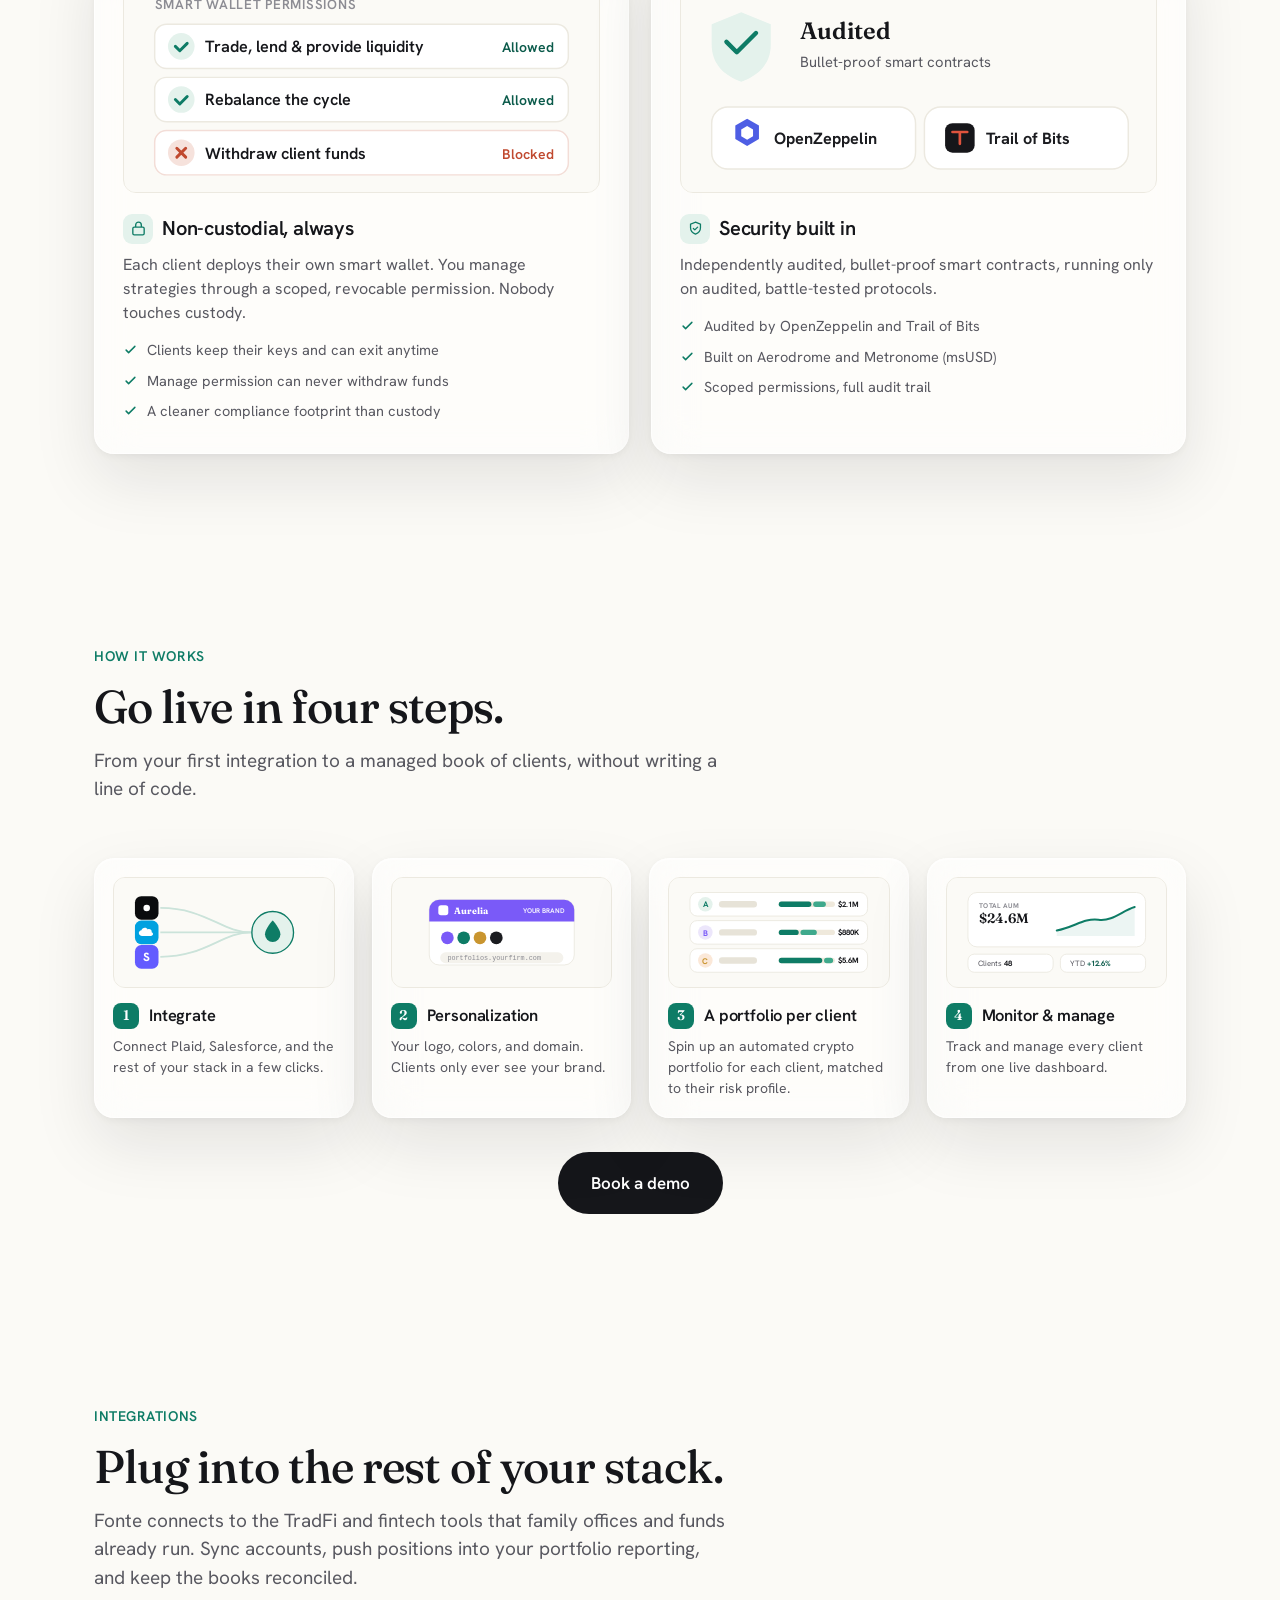
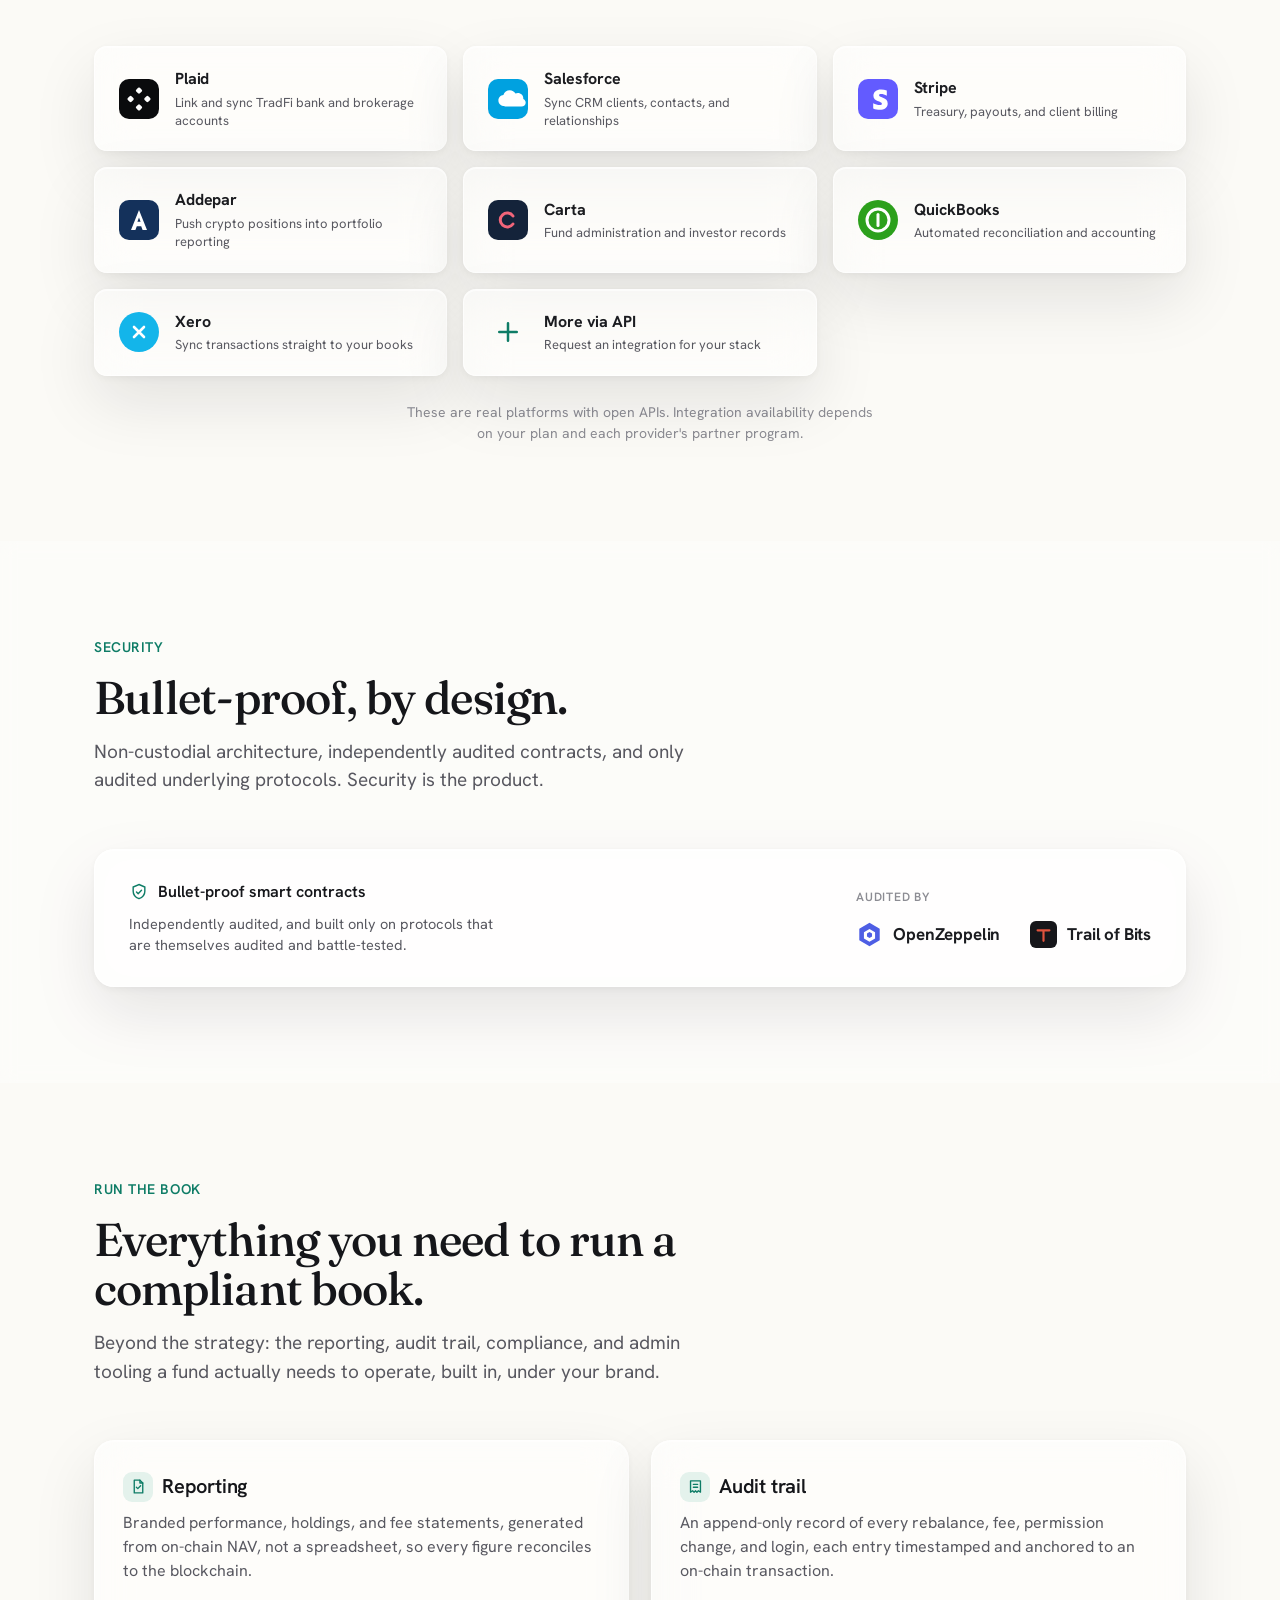
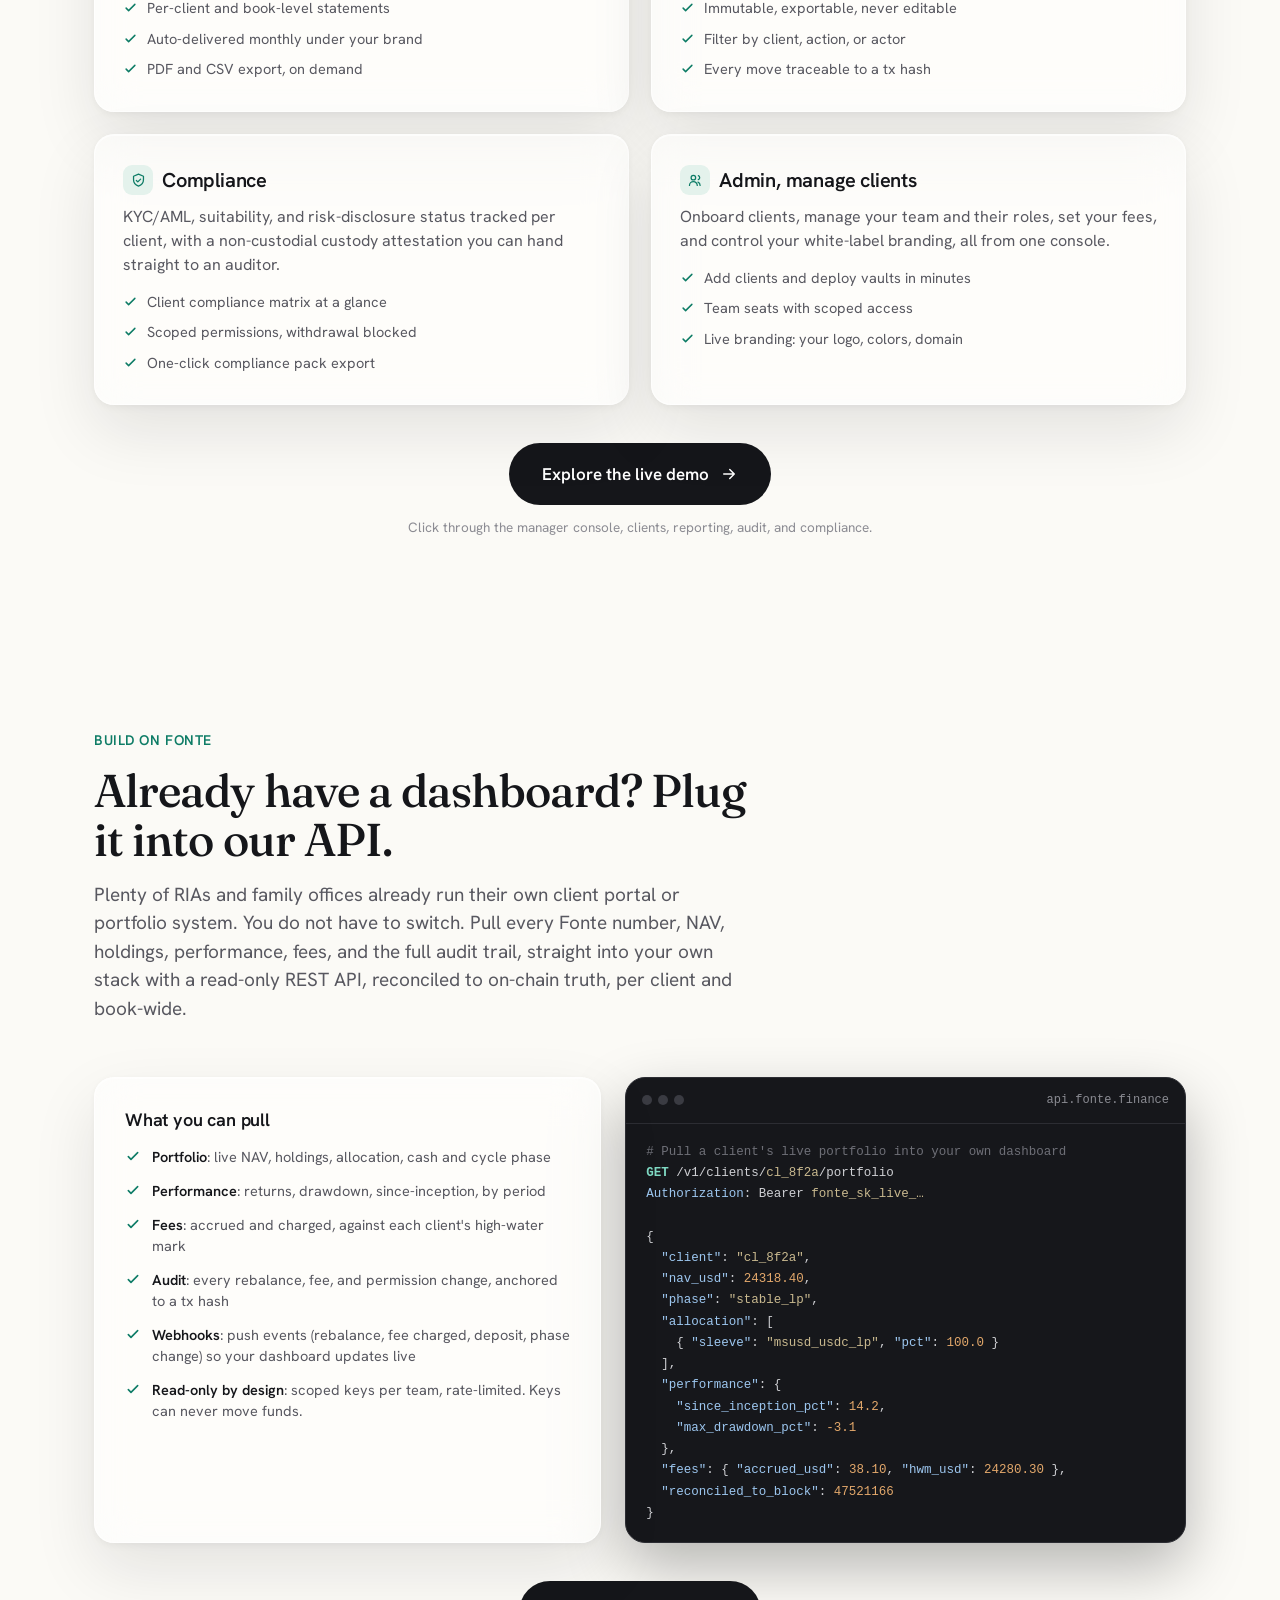
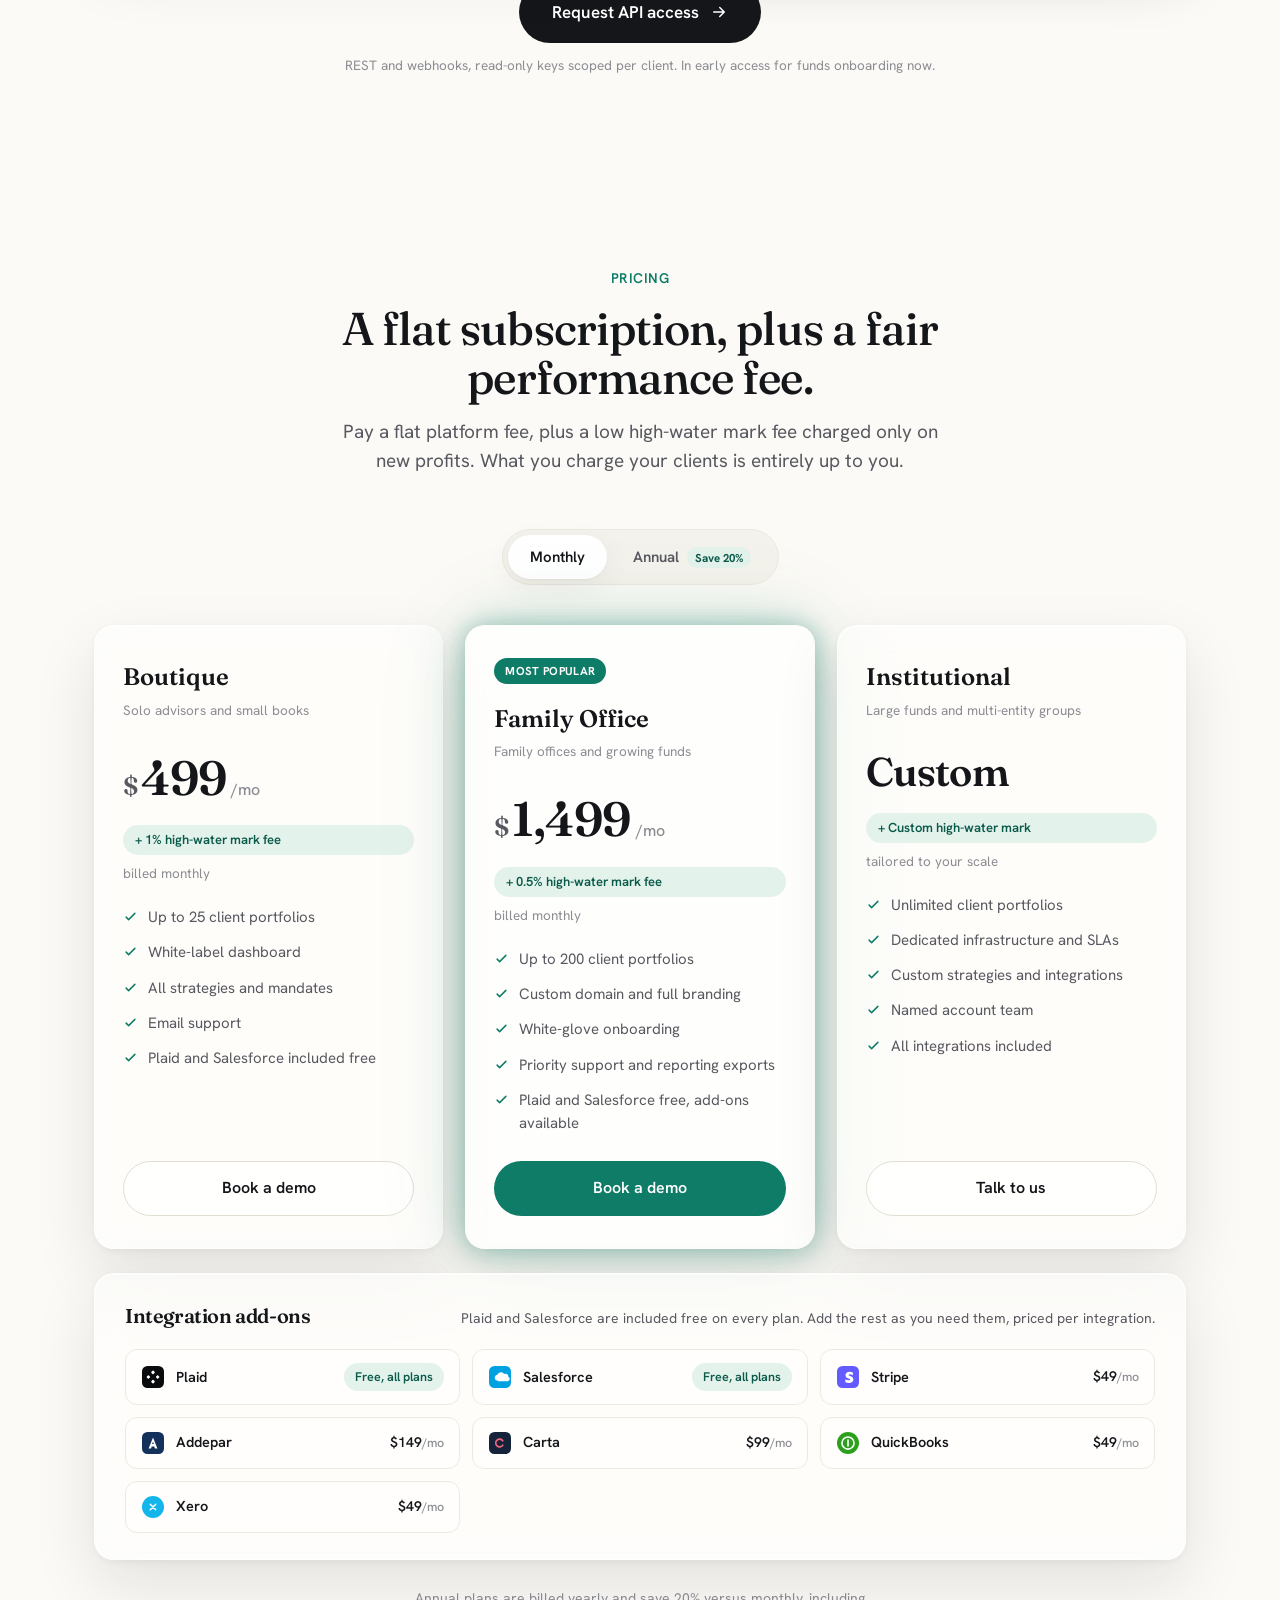
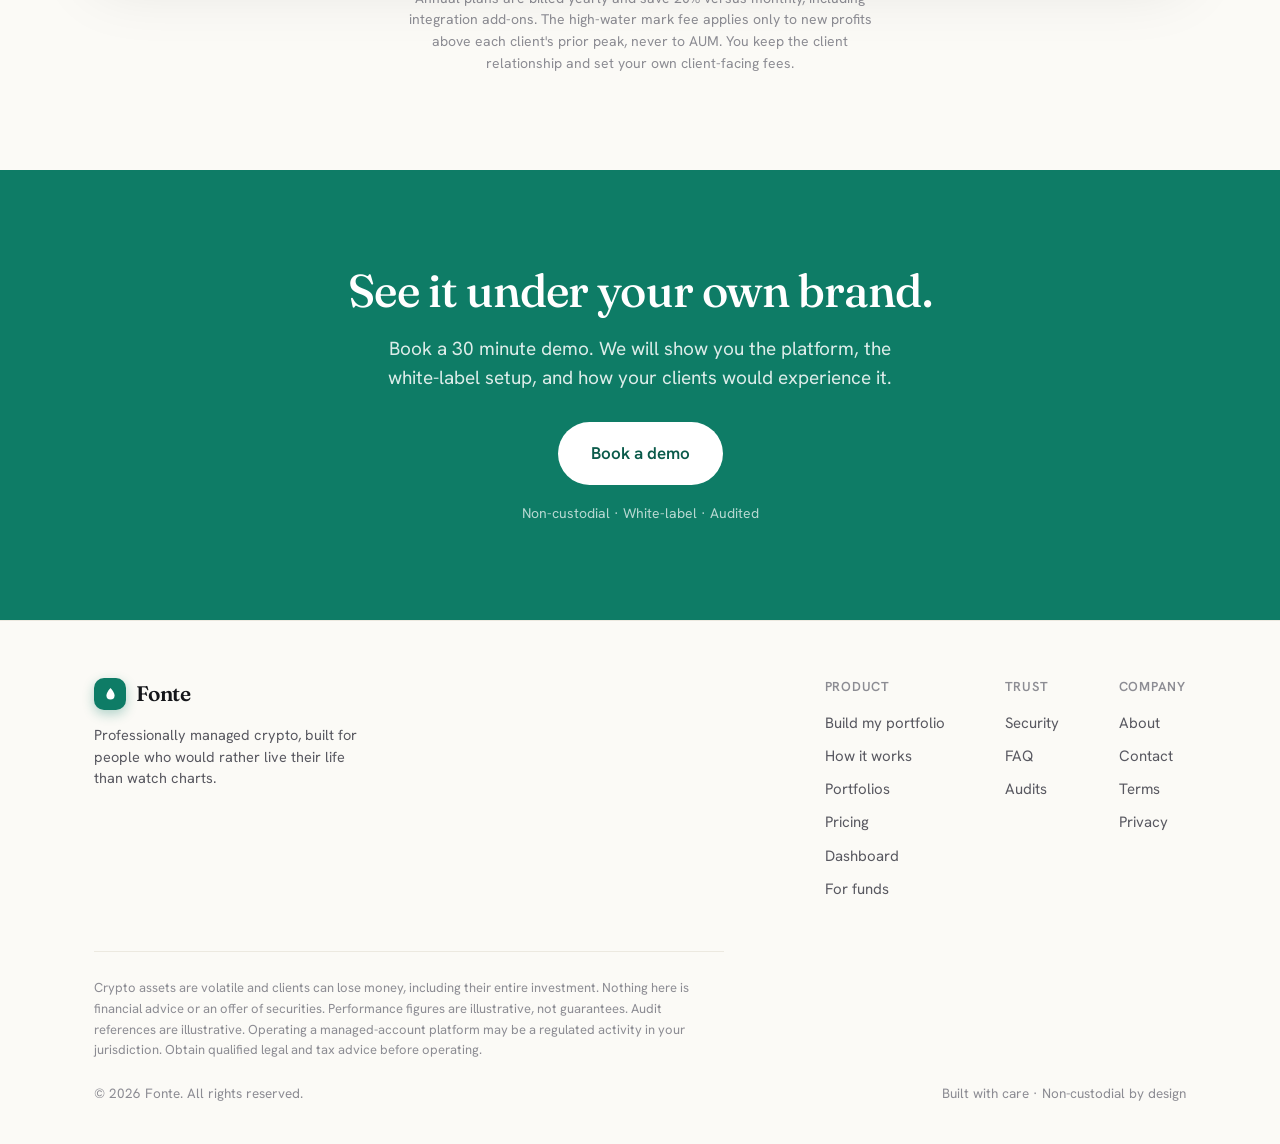
<file: business.html>
<!DOCTYPE html>
<html lang="en">
<head>
<meta charset="UTF-8" />
<meta name="viewport" content="width=device-width, initial-scale=1" />
<title>Fonte for funds · White-label crypto portfolio management</title>
<meta name="description" content="A white-label, non-custodial, automated crypto portfolio platform for family offices and small funds. Your brand. Our engine." />
<link rel="icon" href="data:image/svg+xml,%3Csvg xmlns='http://www.w3.org/2000/svg' viewBox='0 0 32 32'%3E%3Crect width='32' height='32' rx='10' fill='%230E7C66'/%3E%3Cpath d='M16 4.5C16 4.5 7.5 13.5 7.5 20a8.5 8.5 0 0 0 17 0C24.5 13.5 16 4.5 16 4.5Z' fill='white'/%3E%3C/svg%3E" />
<!--OG-->
<meta name="theme-color" content="#0E7C66" />
<link rel="canonical" href="https://fonte.finance/business" />
<meta property="og:type" content="website" />
<meta property="og:site_name" content="Fonte" />
<meta property="og:title" content="Fonte for funds · White-label crypto portfolio management" />
<meta property="og:description" content="A white-label, non-custodial, automated crypto portfolio platform for family offices and small funds. Your brand. Our engine." />
<meta property="og:url" content="https://fonte.finance/business" />
<meta property="og:image" content="https://fonte.finance/assets/og.png?v=20260622" />
<meta property="og:image:type" content="image/png" />
<meta property="og:image:width" content="1200" />
<meta property="og:image:height" content="630" />
<meta property="og:image:alt" content="Fonte. Crypto, on autopilot. Professionally managed, non-custodial crypto portfolios." />
<meta name="twitter:card" content="summary_large_image" />
<meta name="twitter:site" content="@fonte" />
<meta name="twitter:title" content="Fonte for funds · White-label crypto portfolio management" />
<meta name="twitter:description" content="A white-label, non-custodial, automated crypto portfolio platform for family offices and small funds. Your brand. Our engine." />
<meta name="twitter:image" content="https://fonte.finance/assets/og.png?v=20260622" />
<meta name="twitter:image:alt" content="Fonte. Crypto, on autopilot. Professionally managed, non-custodial crypto portfolios." />
<!--/OG-->
<link rel="stylesheet" href="styles.css" />
<style>
  .bhero{padding:80px 0 64px}
  .bhero-grid{display:grid;grid-template-columns:1.05fr .95fr;gap:56px;align-items:center}
  @media(max-width:940px){.bhero-grid{grid-template-columns:1fr;gap:40px}}
  h1.bh{font-family:"Fraunces";font-weight:500;font-size:clamp(36px,5.6vw,60px);line-height:1.04;letter-spacing:-.025em}
  h1.bh em{font-style:italic;color:var(--accent)}
  .bsub{font-size:19px;color:var(--ink-2);margin:22px 0 30px;max-width:36ch;line-height:1.5}
  .bcta{display:flex;gap:14px;flex-wrap:wrap;align-items:center}
  .bfine{margin-top:18px;color:var(--ink-3);font-size:14px;display:flex;align-items:center;gap:8px}

  /* white-label preview */
  .wl-card{border-radius:var(--radius-lg);overflow:hidden;padding:0}
  .wl-bar{display:flex;align-items:center;gap:11px;padding:16px 20px;border-bottom:1px solid var(--line)}
  .wl-logo{width:30px;height:30px;border-radius:9px;background:linear-gradient(135deg,#7A5AF8,#4E5EE4);display:grid;place-items:center;color:#fff;font-weight:700;font-size:14px}
  .wl-name{font-family:"Fraunces";font-weight:600;font-size:17px}
  .wl-tag{margin-left:auto;font-size:11px;font-weight:700;color:#7A5AF8;background:rgba(122,90,248,.1);padding:4px 9px;border-radius:999px;letter-spacing:.04em}
  .wl-body{padding:22px}
  .wl-row{display:flex;align-items:center;justify-content:space-between;margin-bottom:18px}
  .wl-val{font-family:"Fraunces";font-weight:600;font-size:34px;letter-spacing:-.02em}
  .wl-chip{font-weight:600;font-size:13px;color:#5B45C9;background:rgba(122,90,248,.1);padding:5px 11px;border-radius:999px}
  .wl-bars{display:flex;flex-direction:column;gap:11px}
  .wl-b{display:flex;flex-direction:column;gap:5px}
  .wl-bt{display:flex;justify-content:space-between;font-size:13px;color:var(--ink-2)}
  .wl-bbar{height:7px;border-radius:99px;background:var(--surface-2);overflow:hidden}
  .wl-bfill{height:100%;border-radius:99px;background:#7A5AF8}

  .props{display:grid;grid-template-columns:repeat(2,1fr);gap:22px}
  @media(max-width:760px){.props{grid-template-columns:1fr}}
  .prop{border-radius:var(--radius);padding:30px 28px;transition:transform .2s}
  .prop:hover{transform:translateY(-3px)}
  .prop .ic{width:46px;height:46px;border-radius:13px;background:var(--accent-soft);color:var(--accent);display:grid;place-items:center;margin-bottom:18px}
  .prop h3{font-size:20px;font-weight:600;margin-bottom:9px;letter-spacing:-.01em}
  .prop p{color:var(--ink-2);font-size:16px;line-height:1.5}
  .prop ul{list-style:none;margin-top:14px;display:flex;flex-direction:column;gap:8px}
  .prop li{display:flex;gap:9px;align-items:flex-start;color:var(--ink-2);font-size:14.5px}
  .prop li svg{color:var(--accent);flex-shrink:0;margin-top:3px}

  .integ-grid{display:grid;grid-template-columns:repeat(3,1fr);gap:16px}
  @media(max-width:820px){.integ-grid{grid-template-columns:repeat(2,1fr)}}
  @media(max-width:520px){.integ-grid{grid-template-columns:1fr}}
  .integ{display:flex;align-items:center;gap:14px;border-radius:var(--radius-sm);padding:20px 22px;transition:transform .2s}
  .integ:hover{transform:translateY(-2px)}
  .integ-logo{width:44px;height:44px;flex-shrink:0;display:grid;place-items:center}
  .integ-name{font-weight:700;font-size:16px;letter-spacing:-.01em;color:#1B1C20}
  .integ-desc{color:var(--ink-2);font-size:13px;margin-top:2px;line-height:1.4}
  .integ-note{text-align:center;color:var(--ink-3);font-size:14px;margin-top:26px;max-width:60ch;margin-left:auto;margin-right:auto}

  /* integration add-on pricing */
  .addons{border-radius:var(--radius);padding:26px 30px;margin-top:24px;text-align:left}
  .addons-head{display:flex;align-items:baseline;justify-content:space-between;gap:16px;flex-wrap:wrap;margin-bottom:18px}
  .addons-head h3{font-family:"Fraunces";font-weight:600;font-size:20px}
  .addons-sub{color:var(--ink-2);font-size:14px}
  .addon-grid{display:grid;grid-template-columns:repeat(3,1fr);gap:12px}
  @media(max-width:760px){.addon-grid{grid-template-columns:repeat(2,1fr)}}
  @media(max-width:480px){.addon-grid{grid-template-columns:1fr}}
  .addon{display:flex;align-items:center;gap:11px;padding:13px 15px;border-radius:12px;background:rgba(255,255,255,.5);border:1px solid var(--line)}
  .addon-logo{width:24px;height:24px;flex-shrink:0;display:grid;place-items:center}
  .addon-name{font-weight:600;font-size:14.5px}
  .addon-fee{margin-left:auto;font-weight:600;font-size:14px;color:var(--ink);white-space:nowrap}
  .addon-fee .per{color:var(--ink-3);font-weight:500;font-size:12.5px}
  .addon-fee.free{color:var(--accent-ink);background:var(--accent-soft);padding:4px 11px;border-radius:999px;font-size:12.5px}

  /* platform card screenshots */
  .prop-shot{border-radius:13px;overflow:hidden;border:1px solid var(--line);margin-bottom:20px;aspect-ratio:320/150;background:#FBFAF6;box-shadow:inset 0 1px 0 rgba(255,255,255,.6)}
  .prop-shot svg{display:block;width:100%;height:100%}
  .prop h3{display:flex;align-items:center;gap:9px}
  .prop-ic{display:inline-grid;place-items:center;width:30px;height:30px;border-radius:9px;background:var(--accent-soft);color:var(--accent);flex-shrink:0}

  /* how-it-works stepper (illustrated) */
  .hiw-grid{display:grid;grid-template-columns:repeat(4,1fr);gap:18px}
  @media(max-width:1080px){.hiw-grid{grid-template-columns:repeat(2,1fr)}}
  @media(max-width:560px){.hiw-grid{grid-template-columns:1fr}}
  .hiw-step{border-radius:var(--radius);padding:18px;transition:transform .2s;display:flex;flex-direction:column}
  .hiw-step:hover{transform:translateY(-3px)}
  .hiw-shot{border-radius:12px;overflow:hidden;border:1px solid var(--line);background:#FBFAF6;aspect-ratio:240/120;margin-bottom:15px;box-shadow:inset 0 1px 0 rgba(255,255,255,.6)}
  .hiw-shot svg{display:block;width:100%;height:100%}
  .hiw-head{display:flex;align-items:center;gap:10px;margin-bottom:7px}
  .hiw-num{font-family:"Fraunces";font-weight:600;font-size:14px;color:#fff;background:var(--accent);width:26px;height:26px;border-radius:8px;display:grid;place-items:center;flex-shrink:0}
  .hiw-step h3{font-size:16.5px;font-weight:600;letter-spacing:-.01em}
  .hiw-step p{color:var(--ink-2);font-size:14px;line-height:1.5}

  #security-b{background:rgba(255,255,255,.4);backdrop-filter:blur(8px)}
  .sec-band{display:flex;align-items:center;gap:36px;flex-wrap:wrap;justify-content:space-between;border-radius:var(--radius);padding:30px 34px;margin-top:8px}
  .firm{display:flex;align-items:center;gap:10px}
  .firm span{font-weight:700;font-size:17px;color:#1B1C20;letter-spacing:-.01em}

  /* pricing */
  .bill-toggle{display:inline-flex;background:var(--surface-2);border-radius:999px;padding:5px;gap:4px;margin:0 auto 40px;border:1px solid var(--line)}
  .bt{border:none;background:transparent;font-family:inherit;font-weight:600;font-size:15px;color:var(--ink-2);padding:10px 22px;border-radius:999px;cursor:pointer;display:inline-flex;align-items:center;gap:8px;min-height:44px;transition:.15s}
  .bt.active{background:var(--surface);color:var(--ink);box-shadow:var(--shadow)}
  .bt .save{background:var(--accent-soft);color:var(--accent-ink);font-size:11.5px;font-weight:700;padding:3px 8px;border-radius:999px}
  .tiers{display:grid;grid-template-columns:repeat(3,1fr);gap:22px;align-items:stretch}
  @media(max-width:940px){.tiers{grid-template-columns:1fr;max-width:440px;margin:0 auto}}
  .tier{border-radius:var(--radius);padding:32px 28px;display:flex;flex-direction:column;transition:transform .2s,box-shadow .2s}
  .tier:hover{transform:translateY(-3px)}
  .tier.featured{border:1px solid transparent;box-shadow:0 0 22px rgba(14,124,102,.30),0 0 54px rgba(14,124,102,.19),0 0 96px rgba(14,124,102,.11),0 14px 40px rgba(20,40,33,.10)}
  .tier.featured:hover{box-shadow:0 0 30px rgba(14,124,102,.42),0 0 68px rgba(14,124,102,.26),0 0 118px rgba(14,124,102,.15),0 18px 46px rgba(20,40,33,.12)}
  .tier-badge{align-self:flex-start;background:var(--accent);color:#fff;font-size:11.5px;font-weight:700;padding:4px 11px;border-radius:999px;letter-spacing:.03em;margin-bottom:16px;text-transform:uppercase}
  .tier-name{font-family:"Fraunces";font-weight:600;font-size:24px}
  .tier-for{color:var(--ink-3);font-size:13.5px;margin:4px 0 20px}
  .price{display:flex;align-items:baseline;gap:2px}
  .price .cur{font-family:"Fraunces";font-weight:600;font-size:26px;color:var(--ink-2)}
  .price .amt{font-family:"Fraunces";font-weight:600;font-size:48px;letter-spacing:-.02em}
  .price .per{color:var(--ink-3);font-weight:500;font-size:16px;margin-left:3px}
  .bill-sub{color:var(--ink-3);font-size:13.5px;margin:6px 0 22px}
  .hwm-pill{display:inline-block;font-weight:600;font-size:13px;color:var(--accent-ink);background:var(--accent-soft);padding:5px 12px;border-radius:999px;margin:10px 0 2px}
  .tier ul{list-style:none;display:flex;flex-direction:column;gap:12px;margin-bottom:26px;flex:1}
  .tier li{display:flex;gap:10px;align-items:flex-start;font-size:15px;color:var(--ink-2)}
  .tier li svg{color:var(--accent);flex-shrink:0;margin-top:3px}
  .tier .btn{width:100%}

  #bcta{background:var(--accent);color:#fff;text-align:center}
  #bcta h2{color:#fff;max-width:20ch;margin:0 auto}
  #bcta p{color:rgba(255,255,255,.86);font-size:19px;margin:18px auto 30px;max-width:48ch}
  #bcta .btn-ink{background:#fff;color:var(--accent-ink)}

  /* footer (mirrors landing) */
  footer{border-top:1px solid var(--line);padding:56px 0 40px}
  .foot-grid{display:flex;justify-content:space-between;gap:40px;flex-wrap:wrap;margin-bottom:40px}
  .foot-brand{max-width:280px}
  .foot-brand p{color:var(--ink-2);font-size:14.5px;margin-top:14px;line-height:1.5}
  .foot-cols{display:flex;gap:60px;flex-wrap:wrap}
  .foot-col h5{font-size:13px;text-transform:uppercase;letter-spacing:.06em;color:var(--ink-3);margin-bottom:14px;font-weight:600}
  .foot-col a{display:block;color:var(--ink-2);font-size:15px;margin-bottom:10px;transition:color .15s}
  .foot-col a:hover{color:var(--ink)}
  .foot-legal{border-top:1px solid var(--line);padding-top:26px;color:var(--ink-3);font-size:13px;line-height:1.6;max-width:90ch}
  .foot-bottom{display:flex;justify-content:space-between;align-items:center;gap:20px;margin-top:22px;flex-wrap:wrap;color:var(--ink-3);font-size:13.5px}
  /* API section */
  #api .api-grid{display:grid;grid-template-columns:0.95fr 1.05fr;gap:24px;align-items:stretch;margin-top:8px}
  @media(max-width:860px){#api .api-grid{grid-template-columns:1fr}}
  .api-card{padding:28px 30px}
  .api-card h3{font-size:18px;font-weight:600;margin:0 0 12px}
  .api-card ul{list-style:none;display:flex;flex-direction:column;gap:13px;margin:4px 0 0}
  .api-card li{display:flex;gap:11px;align-items:flex-start;font-size:14.5px;line-height:1.45;color:var(--ink-2)}
  .api-card li svg{color:var(--accent);flex-shrink:0;margin-top:2px}
  .api-card li b{color:var(--ink);font-weight:600}
  .api-code{background:#16171B;border:1px solid #2C2D33;border-radius:var(--radius);overflow:hidden;display:flex;flex-direction:column;box-shadow:0 24px 60px rgba(0,0,0,.28)}
  .api-code-bar{display:flex;align-items:center;gap:10px;padding:13px 16px;border-bottom:1px solid #2C2D33}
  .api-code-bar .dots{display:flex;gap:6px}
  .api-code-bar .dots i{width:10px;height:10px;border-radius:50%;background:#3A3B42}
  .api-code-bar .ep{margin-left:auto;color:#8A8B92;font-family:ui-monospace,Menlo,monospace;font-size:12px}
  .api-code pre{margin:0;padding:18px 20px;overflow-x:auto;font-family:ui-monospace,SFMono-Regular,Menlo,monospace;font-size:12.5px;line-height:1.7;color:#CFD0D4;-webkit-overflow-scrolling:touch}
  .api-code .c-mute{color:#6E6F77}
  .api-code .c-verb{color:#7FD9C3;font-weight:600}
  .api-code .c-key{color:#9DC7F0}
  .api-code .c-str{color:#C9B98F}
  .api-code .c-num{color:#E3A86B}
</style>
</head>
<body>
<div class="bg-orbs"></div><div class="orb-3"></div>

<!-- NAV -->
<nav id="nav">
  <div class="wrap nav-in">
    <a class="logo" href="index.html" aria-label="Fonte home"><span class="mark" aria-hidden="true"><svg width="16" height="16" viewBox="0 0 24 24" fill="none"><path d="M12 3.2C12 3.2 5.5 10.3 5.5 15a6.5 6.5 0 0 0 13 0C18.5 10.3 12 3.2 12 3.2Z" fill="#fff"/></svg></span> Fonte <span style="font-family:'Hanken Grotesk';font-weight:600;font-size:13px;color:var(--accent);background:var(--accent-soft);padding:3px 9px;border-radius:999px;margin-left:4px;letter-spacing:0">for funds</span></a>
    <div class="nav-links">
      <a href="#platform">Platform</a>
      <a href="#onboarding">How it works</a>
      <a href="#operate">Compliance</a>
      <a href="#api">API</a>
      <a href="#pricing">Pricing</a>
      <a href="platform.html">Live demo</a>
      <a href="index.html">For individuals</a>
    </div>
    <div class="nav-cta">
      <a href="#bcta" class="btn btn-ink">Book a demo</a>
    </div>
  </div>
</nav>

<!-- HERO -->
<header class="bhero">
  <div class="wrap bhero-grid">
    <div class="reveal in">
      <span class="eyebrow"><span class="dot"></span> For family offices and small funds</span>
      <h1 class="bh serif">Your brand.<br>Our <em>engine.</em></h1>
      <p class="bsub">A white-label, non-custodial, automated crypto portfolio platform. Offer your clients professionally managed crypto under your own name, without building a thing.</p>
      <div class="bcta">
        <a href="#bcta" class="btn btn-ink btn-lg">Book a demo</a>
        <a href="platform.html" class="btn btn-ghost btn-lg">See the platform</a>
      </div>
      <div class="bfine">
        <svg width="16" height="16" viewBox="0 0 24 24" fill="none"><path d="M12 2l8 4v6c0 5-3.4 8.5-8 10-4.6-1.5-8-5-8-10V6l8-4z" stroke="currentColor" stroke-width="1.8" stroke-linejoin="round"/></svg>
        Non-custodial by design. Your clients keep their keys.
      </div>
    </div>

    <div class="wl-card glass reveal in" aria-hidden="true">
      <div class="wl-bar">
        <span class="wl-logo">A</span>
        <span class="wl-name">Aurelia Capital</span>
        <span class="wl-tag">YOUR BRAND</span>
      </div>
      <div class="wl-body">
        <div class="wl-row">
          <div><div style="color:var(--ink-3);font-size:12px;font-weight:600;text-transform:uppercase;letter-spacing:.05em">Assets under management</div>
            <div class="wl-val tnum">$8.4M</div></div>
          <span class="wl-chip">+12.6% YTD</span>
        </div>
        <div class="wl-bars">
          <div class="wl-b"><div class="wl-bt"><span>BTC / ETH basket (in bull)</span><span>80%</span></div><div class="wl-bbar"><div class="wl-bfill" style="width:80%;background:#1B1C20"></div></div></div>
          <div class="wl-b"><div class="wl-bt"><span>msUSD/USDC LP cushion (in bull)</span><span>20%</span></div><div class="wl-bbar"><div class="wl-bfill" style="width:20%"></div></div></div>
          <div class="wl-b"><div class="wl-bt"><span>In the bear &rarr; 100% stablecoin LP (msUSD/USDC)</span><span></span></div><div class="wl-bbar"><div class="wl-bfill" style="width:100%;opacity:.35"></div></div></div>
        </div>
      </div>
    </div>
  </div>
</header>

<!-- PLATFORM / VALUE PROPS -->
<section id="platform">
  <div class="wrap">
    <div class="sec-head reveal" style="max-width:620px">
      <div class="sec-tag">The platform</div>
      <h2 class="serif">Everything a managed crypto offering needs, run for you.</h2>
      <p>One subscription. The whole stack. You bring the clients and the relationship, we run the portfolios.</p>
    </div>
    <div class="props">
      <div class="prop glass reveal">
        <div class="prop-shot"><svg viewBox="0 0 320 150" preserveAspectRatio="xMidYMid meet" role="img" aria-label="Automated portfolio dashboard preview"><rect width="320" height="150" fill="#FBFAF6"/><text x="20" y="30" font-family="Hanken Grotesk,sans-serif" font-size="9" font-weight="600" letter-spacing="0.5" fill="#8C8C93">ASSETS UNDER MANAGEMENT</text><text x="20" y="55" font-family="Fraunces,serif" font-size="25" font-weight="600" fill="#15161A">$8.4M</text><rect x="220" y="22" width="82" height="22" rx="11" fill="#E4F2EC"/><text x="261" y="37" font-family="Hanken Grotesk,sans-serif" font-size="10" font-weight="700" fill="#0A5A4A" text-anchor="middle">+12.6%</text><path d="M20 102 C50 96 70 84 100 86 C130 88 150 70 180 74 C210 78 245 58 300 54" fill="none" stroke="#0E7C66" stroke-width="2.4" stroke-linecap="round"/><path d="M20 102 C50 96 70 84 100 86 C130 88 150 70 180 74 C210 78 245 58 300 54 L300 118 L20 118 Z" fill="#0E7C66" opacity="0.10"/><rect x="20" y="132" width="280" height="7" rx="3.5" fill="#EFE9DC"/><rect x="20" y="132" width="126" height="7" rx="3.5" fill="#0E7C66"/><rect x="150" y="132" width="58" height="7" rx="3.5" fill="#3FA98C"/><rect x="212" y="132" width="88" height="7" rx="3.5" fill="#1B1C20"/></svg></div>
        <h3><span class="prop-ic"><svg width="17" height="17" viewBox="0 0 24 24" fill="none"><path d="M3 17l5-5 4 3 8-8" stroke="currentColor" stroke-width="1.9" stroke-linecap="round" stroke-linejoin="round"/><path d="M16 7h4v4" stroke="currentColor" stroke-width="1.9" stroke-linecap="round" stroke-linejoin="round"/></svg></span>Automated portfolio management</h3>
        <p>A rules-based, halving-cycle engine: a BTC &amp; ETH basket through the bull, then a 100% auto-rebalanced stablecoin LP in the bear.</p>
        <ul>
          <li><svg width="15" height="15" viewBox="0 0 24 24" fill="none"><path d="M5 13l4 4L19 7" stroke="currentColor" stroke-width="2.4" stroke-linecap="round" stroke-linejoin="round"/></svg> Conservative, Balanced, and Aggressive mandates</li>
          <li><svg width="15" height="15" viewBox="0 0 24 24" fill="none"><path d="M5 13l4 4L19 7" stroke="currentColor" stroke-width="2.4" stroke-linecap="round" stroke-linejoin="round"/></svg> Auto-rotates the cycle and rebalances</li>
          <li><svg width="15" height="15" viewBox="0 0 24 24" fill="none"><path d="M5 13l4 4L19 7" stroke="currentColor" stroke-width="2.4" stroke-linecap="round" stroke-linejoin="round"/></svg> Per-client dashboards, reporting, and audit trail</li>
        </ul>
      </div>
      <div class="prop glass reveal">
        <div class="prop-shot"><svg viewBox="0 0 320 150" preserveAspectRatio="xMidYMid meet" role="img" aria-label="White-label branded client portal preview"><rect width="320" height="150" fill="#F4F2EC"/><rect width="320" height="30" fill="#fff"/><circle cx="16" cy="15" r="3.5" fill="#E2DED3"/><circle cx="28" cy="15" r="3.5" fill="#E2DED3"/><circle cx="40" cy="15" r="3.5" fill="#E2DED3"/><rect x="58" y="8" width="210" height="15" rx="7.5" fill="#F4F2EC"/><text x="68" y="18.5" font-family="ui-monospace,monospace" font-size="9" fill="#8C8C93">portfolios.yourfirm.com</text><rect y="30" width="320" height="120" fill="#fff"/><rect x="20" y="46" width="22" height="22" rx="6" fill="#7A5AF8"/><text x="31" y="61" font-family="Fraunces,serif" font-size="12" font-weight="700" fill="#fff" text-anchor="middle">A</text><text x="50" y="61" font-family="Fraunces,serif" font-size="14" font-weight="600" fill="#15161A">Aurelia Capital</text><rect x="232" y="48" width="70" height="18" rx="9" fill="#ECE6FB"/><text x="267" y="60" font-family="Hanken Grotesk,sans-serif" font-size="8.5" font-weight="700" fill="#5B45C9" text-anchor="middle">YOUR BRAND</text><text x="20" y="98" font-family="Fraunces,serif" font-size="22" font-weight="600" fill="#15161A">$8.4M</text><rect x="20" y="112" width="280" height="7" rx="3.5" fill="#EEE9FB"/><rect x="20" y="112" width="150" height="7" rx="3.5" fill="#7A5AF8"/><rect x="20" y="126" width="280" height="7" rx="3.5" fill="#EEE9FB"/><rect x="20" y="126" width="96" height="7" rx="3.5" fill="#9C84FB"/></svg></div>
        <h3><span class="prop-ic"><svg width="17" height="17" viewBox="0 0 24 24" fill="none"><circle cx="13.5" cy="6.5" r="2.5" stroke="currentColor" stroke-width="1.9"/><circle cx="6.5" cy="12.5" r="2.5" stroke="currentColor" stroke-width="1.9"/><circle cx="16.5" cy="16.5" r="2.5" stroke="currentColor" stroke-width="1.9"/><path d="M11.5 7.8L8.5 11M9 13.4l5 2" stroke="currentColor" stroke-width="1.7"/></svg></span>Your brand, not ours</h3>
        <p>Fully customizable design. Your logo, your colors, your domain. Clients never see the word Fonte.</p>
        <ul>
          <li><svg width="15" height="15" viewBox="0 0 24 24" fill="none"><path d="M5 13l4 4L19 7" stroke="currentColor" stroke-width="2.4" stroke-linecap="round" stroke-linejoin="round"/></svg> White-label dashboard and onboarding</li>
          <li><svg width="15" height="15" viewBox="0 0 24 24" fill="none"><path d="M5 13l4 4L19 7" stroke="currentColor" stroke-width="2.4" stroke-linecap="round" stroke-linejoin="round"/></svg> Custom domain and branded emails</li>
          <li><svg width="15" height="15" viewBox="0 0 24 24" fill="none"><path d="M5 13l4 4L19 7" stroke="currentColor" stroke-width="2.4" stroke-linecap="round" stroke-linejoin="round"/></svg> Set your own client fees and terms</li>
        </ul>
      </div>
      <div class="prop glass reveal">
        <div class="prop-shot"><svg viewBox="0 0 320 150" preserveAspectRatio="xMidYMid meet" role="img" aria-label="Non-custodial wallet permissions preview"><rect width="320" height="150" fill="#FBFAF6"/><text x="20" y="26" font-family="Hanken Grotesk,sans-serif" font-size="9" font-weight="600" letter-spacing="0.5" fill="#8C8C93">SMART WALLET PERMISSIONS</text><rect x="20" y="36" width="280" height="30" rx="8" fill="#fff" stroke="#ECE9E0"/><circle cx="38" cy="51" r="9" fill="#E4F2EC"/><path d="M34 51l3 3 5-5" stroke="#0E7C66" stroke-width="2" fill="none" stroke-linecap="round" stroke-linejoin="round"/><text x="54" y="55" font-family="Hanken Grotesk,sans-serif" font-size="11" font-weight="600" fill="#15161A">Trade, lend &amp; provide liquidity</text><text x="290" y="55" font-family="Hanken Grotesk,sans-serif" font-size="9.5" font-weight="600" fill="#0A5A4A" text-anchor="end">Allowed</text><rect x="20" y="72" width="280" height="30" rx="8" fill="#fff" stroke="#ECE9E0"/><circle cx="38" cy="87" r="9" fill="#E4F2EC"/><path d="M34 87l3 3 5-5" stroke="#0E7C66" stroke-width="2" fill="none" stroke-linecap="round" stroke-linejoin="round"/><text x="54" y="91" font-family="Hanken Grotesk,sans-serif" font-size="11" font-weight="600" fill="#15161A">Rebalance the cycle</text><text x="290" y="91" font-family="Hanken Grotesk,sans-serif" font-size="9.5" font-weight="600" fill="#0A5A4A" text-anchor="end">Allowed</text><rect x="20" y="108" width="280" height="30" rx="8" fill="#fff" stroke="#F3DDD7"/><circle cx="38" cy="123" r="9" fill="#F6E2DC"/><path d="M35 120l6 6M41 120l-6 6" stroke="#C0492F" stroke-width="2" stroke-linecap="round"/><text x="54" y="127" font-family="Hanken Grotesk,sans-serif" font-size="11" font-weight="600" fill="#15161A">Withdraw client funds</text><text x="290" y="127" font-family="Hanken Grotesk,sans-serif" font-size="9.5" font-weight="600" fill="#C0492F" text-anchor="end">Blocked</text></svg></div>
        <h3><span class="prop-ic"><svg width="17" height="17" viewBox="0 0 24 24" fill="none"><rect x="4" y="10" width="16" height="11" rx="2" stroke="currentColor" stroke-width="1.9"/><path d="M8 10V7a4 4 0 018 0v3" stroke="currentColor" stroke-width="1.9"/></svg></span>Non-custodial, always</h3>
        <p>Each client deploys their own smart wallet. You manage strategies through a scoped, revocable permission. Nobody touches custody.</p>
        <ul>
          <li><svg width="15" height="15" viewBox="0 0 24 24" fill="none"><path d="M5 13l4 4L19 7" stroke="currentColor" stroke-width="2.4" stroke-linecap="round" stroke-linejoin="round"/></svg> Clients keep their keys and can exit anytime</li>
          <li><svg width="15" height="15" viewBox="0 0 24 24" fill="none"><path d="M5 13l4 4L19 7" stroke="currentColor" stroke-width="2.4" stroke-linecap="round" stroke-linejoin="round"/></svg> Manage permission can never withdraw funds</li>
          <li><svg width="15" height="15" viewBox="0 0 24 24" fill="none"><path d="M5 13l4 4L19 7" stroke="currentColor" stroke-width="2.4" stroke-linecap="round" stroke-linejoin="round"/></svg> A cleaner compliance footprint than custody</li>
        </ul>
      </div>
      <div class="prop glass reveal">
        <div class="prop-shot"><svg viewBox="0 0 320 150" preserveAspectRatio="xMidYMid meet" role="img" aria-label="Security and audit firms preview"><rect width="320" height="150" fill="#FBFAF6"/><path d="M40 28l20 8v14c0 13-8.5 21-20 25-11.5-4-20-12-20-25V36z" fill="#E4F2EC"/><path d="M30 48l7 7 13-13" stroke="#0E7C66" stroke-width="3" fill="none" stroke-linecap="round" stroke-linejoin="round"/><text x="80" y="46" font-family="Fraunces,serif" font-size="16" font-weight="600" fill="#15161A">Audited</text><text x="80" y="65" font-family="Hanken Grotesk,sans-serif" font-size="10" fill="#585860">Bullet-proof smart contracts</text><rect x="20" y="92" width="138" height="42" rx="11" fill="#fff" stroke="#ECE9E0"/><path d="M44 100l8 4.6v9.2l-8 4.6-8-4.6v-9.2z" fill="#4E5EE4"/><path d="M44 105l4 2.3v4.6l-4 2.3-4-2.3v-4.6z" fill="#fff"/><text x="62" y="117" font-family="Hanken Grotesk,sans-serif" font-size="11" font-weight="700" fill="#1B1C20">OpenZeppelin</text><rect x="164" y="92" width="138" height="42" rx="11" fill="#fff" stroke="#ECE9E0"/><rect x="178" y="103" width="20" height="20" rx="5" fill="#16161A"/><path d="M183 109h10M188 109v8" stroke="#E0533D" stroke-width="1.8" stroke-linecap="round"/><text x="206" y="117" font-family="Hanken Grotesk,sans-serif" font-size="11" font-weight="700" fill="#1B1C20">Trail of Bits</text></svg></div>
        <h3><span class="prop-ic"><svg width="17" height="17" viewBox="0 0 24 24" fill="none"><path d="M12 3l7 3v5c0 4.5-3 7.5-7 9-4-1.5-7-4.5-7-9V6l7-3z" stroke="currentColor" stroke-width="1.8"/><path d="M9 12l2 2 4-4" stroke="currentColor" stroke-width="1.8" stroke-linecap="round" stroke-linejoin="round"/></svg></span>Security built in</h3>
        <p>Independently audited, bullet-proof smart contracts, running only on audited, battle-tested protocols.</p>
        <ul>
          <li><svg width="15" height="15" viewBox="0 0 24 24" fill="none"><path d="M5 13l4 4L19 7" stroke="currentColor" stroke-width="2.4" stroke-linecap="round" stroke-linejoin="round"/></svg> Audited by OpenZeppelin and Trail of Bits</li>
          <li><svg width="15" height="15" viewBox="0 0 24 24" fill="none"><path d="M5 13l4 4L19 7" stroke="currentColor" stroke-width="2.4" stroke-linecap="round" stroke-linejoin="round"/></svg> Built on Aerodrome and Metronome (msUSD)</li>
          <li><svg width="15" height="15" viewBox="0 0 24 24" fill="none"><path d="M5 13l4 4L19 7" stroke="currentColor" stroke-width="2.4" stroke-linecap="round" stroke-linejoin="round"/></svg> Scoped permissions, full audit trail</li>
        </ul>
      </div>
    </div>
  </div>
</section>

<!-- HOW IT WORKS -->
<section id="onboarding">
  <div class="wrap">
    <div class="sec-head reveal" style="max-width:640px">
      <div class="sec-tag">How it works</div>
      <h2 class="serif">Go live in four steps.</h2>
      <p>From your first integration to a managed book of clients, without writing a line of code.</p>
    </div>
    <div class="hiw-grid">
      <div class="hiw-step glass reveal">
        <div class="hiw-shot"><svg viewBox="0 0 240 120" preserveAspectRatio="xMidYMid meet" role="img" aria-label="Connect Plaid, Salesforce and the rest of your stack into Fonte"><rect width="240" height="120" fill="#FBFAF6"/><path d="M50 33C100 33 118 60 150 60" fill="none" stroke="#CBE3DA" stroke-width="2"/><path d="M50 60H150" fill="none" stroke="#CBE3DA" stroke-width="2"/><path d="M50 87C100 87 118 60 150 60" fill="none" stroke="#CBE3DA" stroke-width="2"/><rect x="22" y="20" width="26" height="26" rx="7" fill="#0A0B0D"/><circle cx="35" cy="33" r="3.6" fill="#fff"/><rect x="22" y="47" width="26" height="26" rx="7" fill="#00A1E0"/><path d="M30 64c-2.1 0-3.7-1.4-3.7-3.2 0-1.6 1.3-2.9 2.9-3.1.4-1.6 1.9-2.8 3.7-2.8 1.4 0 2.6.7 3.3 1.8.4-.2.8-.3 1.3-.3 1.7 0 3 1.3 3 2.9 0 .2 0 .3-.1.5.9.3 1.6 1.1 1.6 2.1 0 1.2-1.1 2.1-2.4 2.1H30z" fill="#fff"/><rect x="22" y="74" width="26" height="26" rx="7" fill="#635BFF"/><text x="35" y="91.5" font-family="Hanken Grotesk,sans-serif" font-size="13" font-weight="800" fill="#fff" text-anchor="middle">S</text><circle cx="174" cy="60" r="23" fill="#E4F2EC" stroke="#0E7C66" stroke-width="1.5"/><path d="M174 47c0 0-8.5 9-8.5 15a8.5 8.5 0 0 0 17 0c0-6-8.5-15-8.5-15z" fill="#0E7C66"/></svg></div>
        <div class="hiw-head"><span class="hiw-num">1</span><h3>Integrate</h3></div>
        <p>Connect Plaid, Salesforce, and the rest of your stack in a few clicks.</p>
      </div>
      <div class="hiw-step glass reveal">
        <div class="hiw-shot"><svg viewBox="0 0 240 120" preserveAspectRatio="xMidYMid meet" role="img" aria-label="Add your logo, colors and domain"><rect width="240" height="120" fill="#FBFAF6"/><rect x="40" y="24" width="160" height="72" rx="11" fill="#fff" stroke="#ECE9E0"/><path d="M40 35a11 11 0 0 1 11-11h138a11 11 0 0 1 11 11v13H40z" fill="#7A5AF8"/><rect x="50" y="30" width="11" height="11" rx="3" fill="#fff"/><text x="67" y="39.5" font-family="Fraunces,serif" font-size="10" font-weight="700" fill="#fff">Aurelia</text><text x="190" y="39" font-family="Hanken Grotesk,sans-serif" font-size="7.5" font-weight="700" fill="#fff" text-anchor="end" opacity="0.9">YOUR BRAND</text><circle cx="60" cy="66" r="7" fill="#7A5AF8"/><circle cx="78" cy="66" r="7" fill="#0E7C66"/><circle cx="96" cy="66" r="7" fill="#C9952F"/><circle cx="114" cy="66" r="7" fill="#1B1C20"/><rect x="52" y="82" width="136" height="12" rx="6" fill="#F4F2EC"/><text x="60" y="91" font-family="ui-monospace,monospace" font-size="7.5" fill="#8C8C93">portfolios.yourfirm.com</text></svg></div>
        <div class="hiw-head"><span class="hiw-num">2</span><h3>Personalization</h3></div>
        <p>Your logo, colors, and domain. Clients only ever see your brand.</p>
      </div>
      <div class="hiw-step glass reveal">
        <div class="hiw-shot"><svg viewBox="0 0 240 120" preserveAspectRatio="xMidYMid meet" role="img" aria-label="An automated portfolio for each client"><rect width="240" height="120" fill="#FBFAF6"/><g font-family="Hanken Grotesk,sans-serif"><rect x="22" y="16" width="196" height="26" rx="8" fill="#fff" stroke="#ECE9E0"/><circle cx="39" cy="29" r="8" fill="#E4F2EC"/><text x="39" y="32.5" font-size="9" font-weight="700" fill="#0E7C66" text-anchor="middle">A</text><rect x="54" y="25.5" width="42" height="7" rx="3.5" fill="#E7E3D8"/><rect x="120" y="26" width="62" height="6" rx="3" fill="#EFE9DC"/><rect x="120" y="26" width="36" height="6" rx="3" fill="#0E7C66"/><rect x="158" y="26" width="14" height="6" rx="3" fill="#3FA98C"/><text x="208" y="32" font-size="8.5" font-weight="700" fill="#15161A" text-anchor="end">$2.1M</text><rect x="22" y="47" width="196" height="26" rx="8" fill="#fff" stroke="#ECE9E0"/><circle cx="39" cy="60" r="8" fill="#ECE6FB"/><text x="39" y="63.5" font-size="9" font-weight="700" fill="#7A5AF8" text-anchor="middle">B</text><rect x="54" y="56.5" width="42" height="7" rx="3.5" fill="#E7E3D8"/><rect x="120" y="57" width="62" height="6" rx="3" fill="#EFE9DC"/><rect x="120" y="57" width="22" height="6" rx="3" fill="#0E7C66"/><rect x="144" y="57" width="18" height="6" rx="3" fill="#3FA98C"/><text x="208" y="63" font-size="8.5" font-weight="700" fill="#15161A" text-anchor="end">$880K</text><rect x="22" y="78" width="196" height="26" rx="8" fill="#fff" stroke="#ECE9E0"/><circle cx="39" cy="91" r="8" fill="#FBE8D8"/><text x="39" y="94.5" font-size="9" font-weight="700" fill="#C9952F" text-anchor="middle">C</text><rect x="54" y="87.5" width="42" height="7" rx="3.5" fill="#E7E3D8"/><rect x="120" y="88" width="62" height="6" rx="3" fill="#EFE9DC"/><rect x="120" y="88" width="48" height="6" rx="3" fill="#0E7C66"/><rect x="170" y="88" width="10" height="6" rx="3" fill="#3FA98C"/><text x="208" y="94" font-size="8.5" font-weight="700" fill="#15161A" text-anchor="end">$5.6M</text></g></svg></div>
        <div class="hiw-head"><span class="hiw-num">3</span><h3>A portfolio per client</h3></div>
        <p>Spin up an automated crypto portfolio for each client, matched to their risk profile.</p>
      </div>
      <div class="hiw-step glass reveal">
        <div class="hiw-shot"><svg viewBox="0 0 240 120" preserveAspectRatio="xMidYMid meet" role="img" aria-label="Monitor and manage every client from one dashboard"><rect width="240" height="120" fill="#FBFAF6"/><rect x="22" y="16" width="196" height="60" rx="10" fill="#fff" stroke="#ECE9E0"/><text x="34" y="33" font-family="Hanken Grotesk,sans-serif" font-size="7.5" font-weight="700" letter-spacing="0.4" fill="#8C8C93">TOTAL AUM</text><text x="34" y="50" font-family="Fraunces,serif" font-size="15" font-weight="600" fill="#15161A">$24.6M</text><path d="M120 58C140 54 150 44 166 46C182 48 192 36 206 32" fill="none" stroke="#0E7C66" stroke-width="2.2" stroke-linecap="round"/><path d="M120 58C140 54 150 44 166 46C182 48 192 36 206 32L206 64L120 64Z" fill="#0E7C66" opacity="0.08"/><rect x="22" y="84" width="94" height="20" rx="7" fill="#fff" stroke="#ECE9E0"/><text x="33" y="97" font-family="Hanken Grotesk,sans-serif" font-size="8.5" fill="#585860">Clients <tspan font-weight="700" fill="#15161A">48</tspan></text><rect x="124" y="84" width="94" height="20" rx="7" fill="#fff" stroke="#ECE9E0"/><text x="135" y="97" font-family="Hanken Grotesk,sans-serif" font-size="8.5" fill="#585860">YTD <tspan font-weight="700" fill="#0A5A4A">+12.6%</tspan></text></svg></div>
        <div class="hiw-head"><span class="hiw-num">4</span><h3>Monitor &amp; manage</h3></div>
        <p>Track and manage every client from one live dashboard.</p>
      </div>
    </div>
    <div style="text-align:center;margin-top:34px"><a href="#bcta" class="btn btn-ink btn-lg">Book a demo</a></div>
  </div>
</section>

<!-- INTEGRATIONS -->
<section id="integrations">
  <div class="wrap">
    <div class="sec-head reveal" style="max-width:640px">
      <div class="sec-tag">Integrations</div>
      <h2 class="serif">Plug into the rest of your stack.</h2>
      <p>Fonte connects to the TradFi and fintech tools that family offices and funds already run. Sync accounts, push positions into your portfolio reporting, and keep the books reconciled.</p>
    </div>
    <div class="integ-grid">
      <div class="integ glass reveal" title="Plaid">
        <div class="integ-logo"><svg width="40" height="40" viewBox="0 0 40 40" aria-hidden="true"><rect width="40" height="40" rx="10" fill="#0A0B0D"/><g fill="#fff"><rect x="17.4" y="9" width="5.2" height="5.2" rx="1.3" transform="rotate(45 20 11.6)"/><rect x="9" y="17.4" width="5.2" height="5.2" rx="1.3" transform="rotate(45 11.6 20)"/><rect x="25.8" y="17.4" width="5.2" height="5.2" rx="1.3" transform="rotate(45 28.4 20)"/><rect x="17.4" y="25.8" width="5.2" height="5.2" rx="1.3" transform="rotate(45 20 28.4)"/></g></svg></div>
        <div><div class="integ-name">Plaid</div><div class="integ-desc">Link and sync TradFi bank and brokerage accounts</div></div>
      </div>
      <div class="integ glass reveal" title="Salesforce">
        <div class="integ-logo"><svg width="40" height="40" viewBox="0 0 40 40" aria-hidden="true"><rect width="40" height="40" rx="10" fill="#00A1E0"/><path d="M16.5 27c-3.4 0-6.1-2.5-6.1-5.6 0-2.8 2.2-5.1 5-5.4.8-2.8 3.4-4.8 6.4-4.8 2.4 0 4.5 1.3 5.7 3.2.7-.3 1.5-.5 2.4-.5 3 0 5.4 2.4 5.4 5.4 0 .3 0 .5-.1.8 1.5.6 2.5 2 2.5 3.6 0 2.2-1.9 3.9-4.2 3.9H16.5z" fill="#fff"/></svg></div>
        <div><div class="integ-name">Salesforce</div><div class="integ-desc">Sync CRM clients, contacts, and relationships</div></div>
      </div>
      <div class="integ glass reveal" title="Stripe">
        <div class="integ-logo"><svg width="40" height="40" viewBox="0 0 40 40" aria-hidden="true"><rect width="40" height="40" rx="10" fill="#635BFF"/><path d="M21 16.4c0-.9.8-1.3 2-1.3 1.8 0 4 .6 5.8 1.6v-5.1A14 14 0 0 0 23 10.4c-4.5 0-7.6 2.4-7.6 6.4 0 6.2 8.5 5.2 8.5 7.9 0 1-.9 1.4-2.2 1.4-1.9 0-4.5-.8-6.5-1.9v5.2c2.2 1 4.5 1.4 6.5 1.4 4.7 0 8-2.3 8-6.4 0-6.7-8.5-5.5-8.5-8z" fill="#fff"/></svg></div>
        <div><div class="integ-name">Stripe</div><div class="integ-desc">Treasury, payouts, and client billing</div></div>
      </div>
      <div class="integ glass reveal" title="Addepar">
        <div class="integ-logo"><svg width="40" height="40" viewBox="0 0 40 40" aria-hidden="true"><rect width="40" height="40" rx="10" fill="#14315B"/><path d="M20 10l8 20h-4.4l-1.4-3.7h-4.4L16.4 30H12l8-20zm0 7.5l-1.6 4.3h3.2L20 17.5z" fill="#fff"/></svg></div>
        <div><div class="integ-name">Addepar</div><div class="integ-desc">Push crypto positions into portfolio reporting</div></div>
      </div>
      <div class="integ glass reveal" title="Carta">
        <div class="integ-logo"><svg width="40" height="40" viewBox="0 0 40 40" aria-hidden="true"><rect width="40" height="40" rx="10" fill="#14233A"/><path d="M25 16a7 7 0 1 0 0 8" stroke="#F2657A" stroke-width="3" fill="none" stroke-linecap="round"/></svg></div>
        <div><div class="integ-name">Carta</div><div class="integ-desc">Fund administration and investor records</div></div>
      </div>
      <div class="integ glass reveal" title="QuickBooks">
        <div class="integ-logo"><svg width="40" height="40" viewBox="0 0 40 40" aria-hidden="true"><circle cx="20" cy="20" r="20" fill="#2CA01C"/><circle cx="20" cy="20" r="11" fill="none" stroke="#fff" stroke-width="3"/><rect x="18.5" y="13" width="3" height="14" rx="1.5" fill="#fff"/></svg></div>
        <div><div class="integ-name">QuickBooks</div><div class="integ-desc">Automated reconciliation and accounting</div></div>
      </div>
      <div class="integ glass reveal" title="Xero">
        <div class="integ-logo"><svg width="40" height="40" viewBox="0 0 40 40" aria-hidden="true"><circle cx="20" cy="20" r="20" fill="#13B5EA"/><path d="M15 15l10 10M25 15L15 25" stroke="#fff" stroke-width="2.6" stroke-linecap="round"/></svg></div>
        <div><div class="integ-name">Xero</div><div class="integ-desc">Sync transactions straight to your books</div></div>
      </div>
      <a class="integ glass reveal" href="#bcta" title="Request an integration" style="text-decoration:none">
        <div class="integ-logo" style="color:var(--accent)"><svg width="30" height="30" viewBox="0 0 24 24" fill="none"><path d="M12 5v14M5 12h14" stroke="currentColor" stroke-width="2" stroke-linecap="round"/></svg></div>
        <div><div class="integ-name">More via API</div><div class="integ-desc">Request an integration for your stack</div></div>
      </a>
    </div>
    <p class="integ-note">These are real platforms with open APIs. Integration availability depends on your plan and each provider's partner program.</p>
  </div>
</section>

<!-- SECURITY -->
<section id="security-b">
  <div class="wrap">
    <div class="sec-head reveal" style="max-width:620px">
      <div class="sec-tag">Security</div>
      <h2 class="serif">Bullet-proof, by design.</h2>
      <p>Non-custodial architecture, independently audited contracts, and only audited underlying protocols. Security is the product.</p>
    </div>
    <div class="sec-band glass reveal">
      <div style="min-width:240px;flex:1">
        <div style="display:flex;align-items:center;gap:9px;margin-bottom:8px">
          <svg width="20" height="20" viewBox="0 0 24 24" fill="none"><path d="M12 3l7 3v5c0 4.5-3 7.5-7 9-4-1.5-7-4.5-7-9V6l7-3z" stroke="var(--accent)" stroke-width="1.7"/><path d="M9 12l2 2 4-4" stroke="var(--accent)" stroke-width="1.7" stroke-linecap="round" stroke-linejoin="round"/></svg>
          <span style="font-weight:600;font-size:16px">Bullet-proof smart contracts</span>
        </div>
        <p style="color:var(--ink-2);font-size:14.5px;line-height:1.5;max-width:46ch">Independently audited, and built only on protocols that are themselves audited and battle-tested.</p>
      </div>
      <div>
        <div style="color:var(--ink-3);font-size:12px;font-weight:600;text-transform:uppercase;letter-spacing:.06em;margin-bottom:14px">Audited by</div>
        <div style="display:flex;align-items:center;gap:30px;flex-wrap:wrap">
          <div class="firm" title="OpenZeppelin"><svg width="27" height="27" viewBox="0 0 32 32" aria-hidden="true"><path d="M16 2.2l12.1 7v13.6l-12.1 7-12.1-7V9.2z" fill="#4E5EE4"/><path d="M16 9.4l6.6 3.8v7.6L16 24.6l-6.6-3.8v-7.6z" fill="#fff"/><path d="M16 13l3 1.75v3.5L16 20l-3-1.75v-3.5z" fill="#4E5EE4"/></svg><span>OpenZeppelin</span></div>
          <div class="firm" title="Trail of Bits"><svg width="27" height="27" viewBox="0 0 32 32" aria-hidden="true"><rect width="32" height="32" rx="7" fill="#16161A"/><path d="M9 11h14M16 11.5v12" stroke="#E0533D" stroke-width="2.6" stroke-linecap="round"/></svg><span>Trail of Bits</span></div>
        </div>
      </div>
    </div>
  </div>
</section>

<!-- OPERATE: reporting / audit / compliance / admin -->
<section id="operate">
  <div class="wrap">
    <div class="sec-head reveal" style="max-width:640px">
      <div class="sec-tag">Run the book</div>
      <h2 class="serif">Everything you need to run a compliant book.</h2>
      <p>Beyond the strategy: the reporting, audit trail, compliance, and admin tooling a fund actually needs to operate, built in, under your brand.</p>
    </div>
    <div class="props">
      <div class="prop glass reveal">
        <h3><span class="prop-ic"><svg width="17" height="17" viewBox="0 0 24 24" fill="none"><path d="M6 3h8l4 4v14H6z" stroke="currentColor" stroke-width="1.9" stroke-linejoin="round"/><path d="M14 3v4h4M9 13l2 2 4-4" stroke="currentColor" stroke-width="1.9" stroke-linecap="round" stroke-linejoin="round"/></svg></span>Reporting</h3>
        <p>Branded performance, holdings, and fee statements, generated from on-chain NAV, not a spreadsheet, so every figure reconciles to the blockchain.</p>
        <ul>
          <li><svg width="15" height="15" viewBox="0 0 24 24" fill="none"><path d="M5 13l4 4L19 7" stroke="currentColor" stroke-width="2.4" stroke-linecap="round" stroke-linejoin="round"/></svg> Per-client and book-level statements</li>
          <li><svg width="15" height="15" viewBox="0 0 24 24" fill="none"><path d="M5 13l4 4L19 7" stroke="currentColor" stroke-width="2.4" stroke-linecap="round" stroke-linejoin="round"/></svg> Auto-delivered monthly under your brand</li>
          <li><svg width="15" height="15" viewBox="0 0 24 24" fill="none"><path d="M5 13l4 4L19 7" stroke="currentColor" stroke-width="2.4" stroke-linecap="round" stroke-linejoin="round"/></svg> PDF and CSV export, on demand</li>
        </ul>
      </div>
      <div class="prop glass reveal">
        <h3><span class="prop-ic"><svg width="17" height="17" viewBox="0 0 24 24" fill="none"><path d="M5 4h14v16l-3-2-2 2-2-2-2 2-2-2-3 2z" stroke="currentColor" stroke-width="1.9" stroke-linejoin="round"/><path d="M9 9h6M9 13h6" stroke="currentColor" stroke-width="1.9" stroke-linecap="round"/></svg></span>Audit trail</h3>
        <p>An append-only record of every rebalance, fee, permission change, and login, each entry timestamped and anchored to an on-chain transaction.</p>
        <ul>
          <li><svg width="15" height="15" viewBox="0 0 24 24" fill="none"><path d="M5 13l4 4L19 7" stroke="currentColor" stroke-width="2.4" stroke-linecap="round" stroke-linejoin="round"/></svg> Immutable, exportable, never editable</li>
          <li><svg width="15" height="15" viewBox="0 0 24 24" fill="none"><path d="M5 13l4 4L19 7" stroke="currentColor" stroke-width="2.4" stroke-linecap="round" stroke-linejoin="round"/></svg> Filter by client, action, or actor</li>
          <li><svg width="15" height="15" viewBox="0 0 24 24" fill="none"><path d="M5 13l4 4L19 7" stroke="currentColor" stroke-width="2.4" stroke-linecap="round" stroke-linejoin="round"/></svg> Every move traceable to a tx hash</li>
        </ul>
      </div>
      <div class="prop glass reveal">
        <h3><span class="prop-ic"><svg width="17" height="17" viewBox="0 0 24 24" fill="none"><path d="M12 3l7 3v5c0 4.5-3 7.5-7 9-4-1.5-7-4.5-7-9V6l7-3z" stroke="currentColor" stroke-width="1.8" stroke-linejoin="round"/><path d="M9 12l2 2 4-4" stroke="currentColor" stroke-width="1.8" stroke-linecap="round" stroke-linejoin="round"/></svg></span>Compliance</h3>
        <p>KYC/AML, suitability, and risk-disclosure status tracked per client, with a non-custodial custody attestation you can hand straight to an auditor.</p>
        <ul>
          <li><svg width="15" height="15" viewBox="0 0 24 24" fill="none"><path d="M5 13l4 4L19 7" stroke="currentColor" stroke-width="2.4" stroke-linecap="round" stroke-linejoin="round"/></svg> Client compliance matrix at a glance</li>
          <li><svg width="15" height="15" viewBox="0 0 24 24" fill="none"><path d="M5 13l4 4L19 7" stroke="currentColor" stroke-width="2.4" stroke-linecap="round" stroke-linejoin="round"/></svg> Scoped permissions, withdrawal blocked</li>
          <li><svg width="15" height="15" viewBox="0 0 24 24" fill="none"><path d="M5 13l4 4L19 7" stroke="currentColor" stroke-width="2.4" stroke-linecap="round" stroke-linejoin="round"/></svg> One-click compliance pack export</li>
        </ul>
      </div>
      <div class="prop glass reveal">
        <h3><span class="prop-ic"><svg width="17" height="17" viewBox="0 0 24 24" fill="none"><circle cx="9" cy="8" r="3.2" stroke="currentColor" stroke-width="1.8"/><path d="M3.5 19a5.5 5.5 0 0 1 11 0" stroke="currentColor" stroke-width="1.8" stroke-linecap="round"/><path d="M16 5.2a3 3 0 0 1 0 5.6M18.5 19a5.2 5.2 0 0 0-3-4.7" stroke="currentColor" stroke-width="1.8" stroke-linecap="round"/></svg></span>Admin, manage clients</h3>
        <p>Onboard clients, manage your team and their roles, set your fees, and control your white-label branding, all from one console.</p>
        <ul>
          <li><svg width="15" height="15" viewBox="0 0 24 24" fill="none"><path d="M5 13l4 4L19 7" stroke="currentColor" stroke-width="2.4" stroke-linecap="round" stroke-linejoin="round"/></svg> Add clients and deploy vaults in minutes</li>
          <li><svg width="15" height="15" viewBox="0 0 24 24" fill="none"><path d="M5 13l4 4L19 7" stroke="currentColor" stroke-width="2.4" stroke-linecap="round" stroke-linejoin="round"/></svg> Team seats with scoped access</li>
          <li><svg width="15" height="15" viewBox="0 0 24 24" fill="none"><path d="M5 13l4 4L19 7" stroke="currentColor" stroke-width="2.4" stroke-linecap="round" stroke-linejoin="round"/></svg> Live branding: your logo, colors, domain</li>
        </ul>
      </div>
    </div>
    <div style="text-align:center;margin-top:38px" class="reveal">
      <a href="platform.html" class="btn btn-ink btn-lg">Explore the live demo<svg width="18" height="18" viewBox="0 0 24 24" fill="none" style="margin-left:2px"><path d="M5 12h14M13 6l6 6-6 6" stroke="currentColor" stroke-width="2" stroke-linecap="round" stroke-linejoin="round"/></svg></a>
      <div style="margin-top:12px;color:var(--ink-3);font-size:13.5px">Click through the manager console, clients, reporting, audit, and compliance.</div>
    </div>
  </div>
</section>

<!-- API -->
<section id="api">
  <div class="wrap">
    <div class="sec-head reveal" style="max-width:660px">
      <div class="sec-tag">Build on Fonte</div>
      <h2 class="serif">Already have a dashboard? Plug it into our API.</h2>
      <p>Plenty of RIAs and family offices already run their own client portal or portfolio system. You do not have to switch. Pull every Fonte number, NAV, holdings, performance, fees, and the full audit trail, straight into your own stack with a read-only REST API, reconciled to on-chain truth, per client and book-wide.</p>
    </div>
    <div class="api-grid reveal">
      <div class="prop glass api-card">
        <h3>What you can pull</h3>
        <ul>
          <li><svg width="16" height="16" viewBox="0 0 24 24" fill="none"><path d="M5 13l4 4L19 7" stroke="currentColor" stroke-width="2.4" stroke-linecap="round" stroke-linejoin="round"/></svg><span><b>Portfolio</b>: live NAV, holdings, allocation, cash and cycle phase</span></li>
          <li><svg width="16" height="16" viewBox="0 0 24 24" fill="none"><path d="M5 13l4 4L19 7" stroke="currentColor" stroke-width="2.4" stroke-linecap="round" stroke-linejoin="round"/></svg><span><b>Performance</b>: returns, drawdown, since-inception, by period</span></li>
          <li><svg width="16" height="16" viewBox="0 0 24 24" fill="none"><path d="M5 13l4 4L19 7" stroke="currentColor" stroke-width="2.4" stroke-linecap="round" stroke-linejoin="round"/></svg><span><b>Fees</b>: accrued and charged, against each client's high-water mark</span></li>
          <li><svg width="16" height="16" viewBox="0 0 24 24" fill="none"><path d="M5 13l4 4L19 7" stroke="currentColor" stroke-width="2.4" stroke-linecap="round" stroke-linejoin="round"/></svg><span><b>Audit</b>: every rebalance, fee, and permission change, anchored to a tx hash</span></li>
          <li><svg width="16" height="16" viewBox="0 0 24 24" fill="none"><path d="M5 13l4 4L19 7" stroke="currentColor" stroke-width="2.4" stroke-linecap="round" stroke-linejoin="round"/></svg><span><b>Webhooks</b>: push events (rebalance, fee charged, deposit, phase change) so your dashboard updates live</span></li>
          <li><svg width="16" height="16" viewBox="0 0 24 24" fill="none"><path d="M5 13l4 4L19 7" stroke="currentColor" stroke-width="2.4" stroke-linecap="round" stroke-linejoin="round"/></svg><span><b>Read-only by design</b>: scoped keys per team, rate-limited. Keys can never move funds.</span></li>
        </ul>
      </div>
      <div class="api-code" role="img" aria-label="Example API request returning a client's portfolio as JSON">
        <div class="api-code-bar"><span class="dots"><i></i><i></i><i></i></span><span class="ep">api.fonte.finance</span></div>
        <pre><span class="c-mute"># Pull a client's live portfolio into your own dashboard</span>
<span class="c-verb">GET</span> /v1/clients/<span class="c-str">cl_8f2a</span>/portfolio
<span class="c-key">Authorization</span>: Bearer <span class="c-str">fonte_sk_live_…</span>

{
  <span class="c-key">"client"</span>: <span class="c-str">"cl_8f2a"</span>,
  <span class="c-key">"nav_usd"</span>: <span class="c-num">24318.40</span>,
  <span class="c-key">"phase"</span>: <span class="c-str">"stable_lp"</span>,
  <span class="c-key">"allocation"</span>: [
    { <span class="c-key">"sleeve"</span>: <span class="c-str">"msusd_usdc_lp"</span>, <span class="c-key">"pct"</span>: <span class="c-num">100.0</span> }
  ],
  <span class="c-key">"performance"</span>: {
    <span class="c-key">"since_inception_pct"</span>: <span class="c-num">14.2</span>,
    <span class="c-key">"max_drawdown_pct"</span>: <span class="c-num">-3.1</span>
  },
  <span class="c-key">"fees"</span>: { <span class="c-key">"accrued_usd"</span>: <span class="c-num">38.10</span>, <span class="c-key">"hwm_usd"</span>: <span class="c-num">24280.30</span> },
  <span class="c-key">"reconciled_to_block"</span>: <span class="c-num">47521166</span>
}</pre>
      </div>
    </div>
    <div style="text-align:center;margin-top:38px" class="reveal">
      <a href="#bcta" class="btn btn-ink btn-lg">Request API access<svg width="18" height="18" viewBox="0 0 24 24" fill="none" style="margin-left:2px"><path d="M5 12h14M13 6l6 6-6 6" stroke="currentColor" stroke-width="2" stroke-linecap="round" stroke-linejoin="round"/></svg></a>
      <div style="margin-top:12px;color:var(--ink-3);font-size:13.5px">REST and webhooks, read-only keys scoped per client. In early access for funds onboarding now.</div>
    </div>
  </div>
</section>

<!-- PRICING -->
<section id="pricing">
  <div class="wrap" style="text-align:center">
    <div class="sec-head reveal" style="max-width:600px;margin-left:auto;margin-right:auto;text-align:center">
      <div class="sec-tag">Pricing</div>
      <h2 class="serif">A flat subscription, plus a fair performance fee.</h2>
      <p>Pay a flat platform fee, plus a low high-water mark fee charged only on new profits. What you charge your clients is entirely up to you.</p>
    </div>
    <div class="bill-toggle reveal">
      <button class="bt active" data-mode="monthly" onclick="setBilling('monthly',this)">Monthly</button>
      <button class="bt" data-mode="annual" onclick="setBilling('annual',this)">Annual <span class="save">Save 20%</span></button>
    </div>
    <div class="tiers" style="text-align:left">
      <div class="tier glass reveal">
        <span class="tier-name serif">Boutique</span>
        <div class="tier-for">Solo advisors and small books</div>
        <div class="price"><span class="cur">$</span><span class="amt" data-monthly="499" data-annual="399">499</span><span class="per">/mo</span></div>
        <div class="hwm-pill">+ 1% high-water mark fee</div>
        <div class="bill-sub" data-monthly-sub="billed monthly" data-annual-sub="billed annually, save 20%">billed monthly</div>
        <ul>
          <li><svg width="15" height="15" viewBox="0 0 24 24" fill="none"><path d="M5 13l4 4L19 7" stroke="currentColor" stroke-width="2.4" stroke-linecap="round" stroke-linejoin="round"/></svg> Up to 25 client portfolios</li>
          <li><svg width="15" height="15" viewBox="0 0 24 24" fill="none"><path d="M5 13l4 4L19 7" stroke="currentColor" stroke-width="2.4" stroke-linecap="round" stroke-linejoin="round"/></svg> White-label dashboard</li>
          <li><svg width="15" height="15" viewBox="0 0 24 24" fill="none"><path d="M5 13l4 4L19 7" stroke="currentColor" stroke-width="2.4" stroke-linecap="round" stroke-linejoin="round"/></svg> All strategies and mandates</li>
          <li><svg width="15" height="15" viewBox="0 0 24 24" fill="none"><path d="M5 13l4 4L19 7" stroke="currentColor" stroke-width="2.4" stroke-linecap="round" stroke-linejoin="round"/></svg> Email support</li>
          <li><svg width="15" height="15" viewBox="0 0 24 24" fill="none"><path d="M5 13l4 4L19 7" stroke="currentColor" stroke-width="2.4" stroke-linecap="round" stroke-linejoin="round"/></svg> Plaid and Salesforce included free</li>
        </ul>
        <a href="#bcta" class="btn btn-ghost">Book a demo</a>
      </div>
      <div class="tier featured glass-strong glass reveal">
        <span class="tier-badge">Most popular</span>
        <span class="tier-name serif">Family Office</span>
        <div class="tier-for">Family offices and growing funds</div>
        <div class="price"><span class="cur">$</span><span class="amt" data-monthly="1,499" data-annual="1,199">1,499</span><span class="per">/mo</span></div>
        <div class="hwm-pill">+ 0.5% high-water mark fee</div>
        <div class="bill-sub" data-monthly-sub="billed monthly" data-annual-sub="billed annually, save 20%">billed monthly</div>
        <ul>
          <li><svg width="15" height="15" viewBox="0 0 24 24" fill="none"><path d="M5 13l4 4L19 7" stroke="currentColor" stroke-width="2.4" stroke-linecap="round" stroke-linejoin="round"/></svg> Up to 200 client portfolios</li>
          <li><svg width="15" height="15" viewBox="0 0 24 24" fill="none"><path d="M5 13l4 4L19 7" stroke="currentColor" stroke-width="2.4" stroke-linecap="round" stroke-linejoin="round"/></svg> Custom domain and full branding</li>
          <li><svg width="15" height="15" viewBox="0 0 24 24" fill="none"><path d="M5 13l4 4L19 7" stroke="currentColor" stroke-width="2.4" stroke-linecap="round" stroke-linejoin="round"/></svg> White-glove onboarding</li>
          <li><svg width="15" height="15" viewBox="0 0 24 24" fill="none"><path d="M5 13l4 4L19 7" stroke="currentColor" stroke-width="2.4" stroke-linecap="round" stroke-linejoin="round"/></svg> Priority support and reporting exports</li>
          <li><svg width="15" height="15" viewBox="0 0 24 24" fill="none"><path d="M5 13l4 4L19 7" stroke="currentColor" stroke-width="2.4" stroke-linecap="round" stroke-linejoin="round"/></svg> Plaid and Salesforce free, add-ons available</li>
        </ul>
        <a href="#bcta" class="btn btn-accent">Book a demo</a>
      </div>
      <div class="tier glass reveal">
        <span class="tier-name serif">Institutional</span>
        <div class="tier-for">Large funds and multi-entity groups</div>
        <div class="price"><span class="amt" style="font-size:40px">Custom</span></div>
        <div class="hwm-pill">+ Custom high-water mark</div>
        <div class="bill-sub">tailored to your scale</div>
        <ul>
          <li><svg width="15" height="15" viewBox="0 0 24 24" fill="none"><path d="M5 13l4 4L19 7" stroke="currentColor" stroke-width="2.4" stroke-linecap="round" stroke-linejoin="round"/></svg> Unlimited client portfolios</li>
          <li><svg width="15" height="15" viewBox="0 0 24 24" fill="none"><path d="M5 13l4 4L19 7" stroke="currentColor" stroke-width="2.4" stroke-linecap="round" stroke-linejoin="round"/></svg> Dedicated infrastructure and SLAs</li>
          <li><svg width="15" height="15" viewBox="0 0 24 24" fill="none"><path d="M5 13l4 4L19 7" stroke="currentColor" stroke-width="2.4" stroke-linecap="round" stroke-linejoin="round"/></svg> Custom strategies and integrations</li>
          <li><svg width="15" height="15" viewBox="0 0 24 24" fill="none"><path d="M5 13l4 4L19 7" stroke="currentColor" stroke-width="2.4" stroke-linecap="round" stroke-linejoin="round"/></svg> Named account team</li>
          <li><svg width="15" height="15" viewBox="0 0 24 24" fill="none"><path d="M5 13l4 4L19 7" stroke="currentColor" stroke-width="2.4" stroke-linecap="round" stroke-linejoin="round"/></svg> All integrations included</li>
        </ul>
        <a href="#bcta" class="btn btn-ghost">Talk to us</a>
      </div>
    </div>
    <div class="addons glass reveal">
      <div class="addons-head">
        <h3 class="serif">Integration add-ons</h3>
        <span class="addons-sub">Plaid and Salesforce are included free on every plan. Add the rest as you need them, priced per integration.</span>
      </div>
      <div class="addon-grid">
        <div class="addon">
          <span class="addon-logo"><svg width="22" height="22" viewBox="0 0 40 40" aria-hidden="true"><rect width="40" height="40" rx="10" fill="#0A0B0D"/><g fill="#fff"><rect x="17.4" y="9" width="5.2" height="5.2" rx="1.3" transform="rotate(45 20 11.6)"/><rect x="9" y="17.4" width="5.2" height="5.2" rx="1.3" transform="rotate(45 11.6 20)"/><rect x="25.8" y="17.4" width="5.2" height="5.2" rx="1.3" transform="rotate(45 28.4 20)"/><rect x="17.4" y="25.8" width="5.2" height="5.2" rx="1.3" transform="rotate(45 20 28.4)"/></g></svg></span>
          <span class="addon-name">Plaid</span><span class="addon-fee free">Free, all plans</span>
        </div>
        <div class="addon">
          <span class="addon-logo"><svg width="22" height="22" viewBox="0 0 40 40" aria-hidden="true"><rect width="40" height="40" rx="10" fill="#00A1E0"/><path d="M16.5 27c-3.4 0-6.1-2.5-6.1-5.6 0-2.8 2.2-5.1 5-5.4.8-2.8 3.4-4.8 6.4-4.8 2.4 0 4.5 1.3 5.7 3.2.7-.3 1.5-.5 2.4-.5 3 0 5.4 2.4 5.4 5.4 0 .3 0 .5-.1.8 1.5.6 2.5 2 2.5 3.6 0 2.2-1.9 3.9-4.2 3.9H16.5z" fill="#fff"/></svg></span>
          <span class="addon-name">Salesforce</span><span class="addon-fee free">Free, all plans</span>
        </div>
        <div class="addon">
          <span class="addon-logo"><svg width="22" height="22" viewBox="0 0 40 40" aria-hidden="true"><rect width="40" height="40" rx="10" fill="#635BFF"/><path d="M21 16.4c0-.9.8-1.3 2-1.3 1.8 0 4 .6 5.8 1.6v-5.1A14 14 0 0 0 23 10.4c-4.5 0-7.6 2.4-7.6 6.4 0 6.2 8.5 5.2 8.5 7.9 0 1-.9 1.4-2.2 1.4-1.9 0-4.5-.8-6.5-1.9v5.2c2.2 1 4.5 1.4 6.5 1.4 4.7 0 8-2.3 8-6.4 0-6.7-8.5-5.5-8.5-8z" fill="#fff"/></svg></span>
          <span class="addon-name">Stripe</span><span class="addon-fee">$<span class="iamt" data-monthly="49" data-annual="39">49</span><span class="per">/mo</span></span>
        </div>
        <div class="addon">
          <span class="addon-logo"><svg width="22" height="22" viewBox="0 0 40 40" aria-hidden="true"><rect width="40" height="40" rx="10" fill="#14315B"/><path d="M20 10l8 20h-4.4l-1.4-3.7h-4.4L16.4 30H12l8-20zm0 7.5l-1.6 4.3h3.2L20 17.5z" fill="#fff"/></svg></span>
          <span class="addon-name">Addepar</span><span class="addon-fee">$<span class="iamt" data-monthly="149" data-annual="119">149</span><span class="per">/mo</span></span>
        </div>
        <div class="addon">
          <span class="addon-logo"><svg width="22" height="22" viewBox="0 0 40 40" aria-hidden="true"><rect width="40" height="40" rx="10" fill="#14233A"/><path d="M25 16a7 7 0 1 0 0 8" stroke="#F2657A" stroke-width="3" fill="none" stroke-linecap="round"/></svg></span>
          <span class="addon-name">Carta</span><span class="addon-fee">$<span class="iamt" data-monthly="99" data-annual="79">99</span><span class="per">/mo</span></span>
        </div>
        <div class="addon">
          <span class="addon-logo"><svg width="22" height="22" viewBox="0 0 40 40" aria-hidden="true"><circle cx="20" cy="20" r="20" fill="#2CA01C"/><circle cx="20" cy="20" r="11" fill="none" stroke="#fff" stroke-width="3"/><rect x="18.5" y="13" width="3" height="14" rx="1.5" fill="#fff"/></svg></span>
          <span class="addon-name">QuickBooks</span><span class="addon-fee">$<span class="iamt" data-monthly="49" data-annual="39">49</span><span class="per">/mo</span></span>
        </div>
        <div class="addon">
          <span class="addon-logo"><svg width="22" height="22" viewBox="0 0 40 40" aria-hidden="true"><circle cx="20" cy="20" r="20" fill="#13B5EA"/><path d="M15 15l10 10M25 15L15 25" stroke="#fff" stroke-width="2.6" stroke-linecap="round"/></svg></span>
          <span class="addon-name">Xero</span><span class="addon-fee">$<span class="iamt" data-monthly="49" data-annual="39">49</span><span class="per">/mo</span></span>
        </div>
      </div>
    </div>
    <p style="color:var(--ink-3);font-size:14px;margin-top:28px;max-width:60ch;margin-left:auto;margin-right:auto">Annual plans are billed yearly and save 20% versus monthly, including integration add-ons. The high-water mark fee applies only to new profits above each client's prior peak, never to AUM. You keep the client relationship and set your own client-facing fees.</p>
  </div>
</section>

<!-- CTA -->
<section id="bcta">
  <div class="wrap">
    <h2 class="serif">See it under your own brand.</h2>
    <p>Book a 30 minute demo. We will show you the platform, the white-label setup, and how your clients would experience it.</p>
    <a href="contact.html" class="btn btn-ink btn-lg">Book a demo</a>
    <div style="margin-top:18px;color:rgba(255,255,255,.7);font-size:14px">Non-custodial · White-label · Audited</div>
  </div>
</section>

<!-- FOOTER -->
<footer>
  <div class="wrap">
    <div class="foot-grid">
      <div class="foot-brand">
        <a class="logo" href="index.html" style="font-size:21px"><span class="mark" aria-hidden="true"><svg width="15" height="15" viewBox="0 0 24 24" fill="none"><path d="M12 3.2C12 3.2 5.5 10.3 5.5 15a6.5 6.5 0 0 0 13 0C18.5 10.3 12 3.2 12 3.2Z" fill="#fff"/></svg></span> Fonte</a>
        <p>Professionally managed crypto, built for people who would rather live their life than watch charts.</p>
      </div>
      <div class="foot-cols">
        <div class="foot-col"><h5>Product</h5><a href="https://app.fonte.finance/onboarding">Build my portfolio</a><a href="index.html#how">How it works</a><a href="index.html#profiles">Portfolios</a><a href="index.html#fees">Pricing</a><a href="index.html#dash">Dashboard</a><a href="business.html">For funds</a></div>
        <div class="foot-col"><h5>Trust</h5><a href="index.html#safe">Security</a><a href="index.html#faq">FAQ</a><a href="index.html#safe">Audits</a></div>
        <div class="foot-col"><h5>Company</h5><a href="about.html">About</a><a href="contact.html">Contact</a><a href="terms.html">Terms</a><a href="privacy.html">Privacy</a></div>
      </div>
    </div>
    <div class="foot-legal">Crypto assets are volatile and clients can lose money, including their entire investment. Nothing here is financial advice or an offer of securities. Performance figures are illustrative, not guarantees. Audit references are illustrative. Operating a managed-account platform may be a regulated activity in your jurisdiction. Obtain qualified legal and tax advice before operating.</div>
    <div class="foot-bottom"><span>&copy; 2026 Fonte. All rights reserved.</span><span>Built with care · Non-custodial by design</span></div>
  </div>
</footer>

<script>
  const nav=document.getElementById('nav');
  addEventListener('scroll',()=>nav.classList.toggle('scrolled',scrollY>8),{passive:true});
  const io=new IntersectionObserver((es)=>{es.forEach(e=>{if(e.isIntersecting){e.target.classList.add('in');io.unobserve(e.target)}})},{threshold:.12});
  document.querySelectorAll('.reveal').forEach(el=>io.observe(el));

  function setBilling(mode, btn){
    document.querySelectorAll('.amt[data-monthly]').forEach(el=>{ el.textContent = el.dataset[mode]; });
    document.querySelectorAll('.iamt[data-monthly]').forEach(el=>{ el.textContent = el.dataset[mode]; });
    document.querySelectorAll('.bill-sub[data-monthly-sub]').forEach(el=>{ el.textContent = mode==='annual' ? el.dataset.annualSub : el.dataset.monthlySub; });
    document.querySelectorAll('.bt').forEach(b=>b.classList.toggle('active', b===btn));
  }
</script>
</body>
</html>
</file>
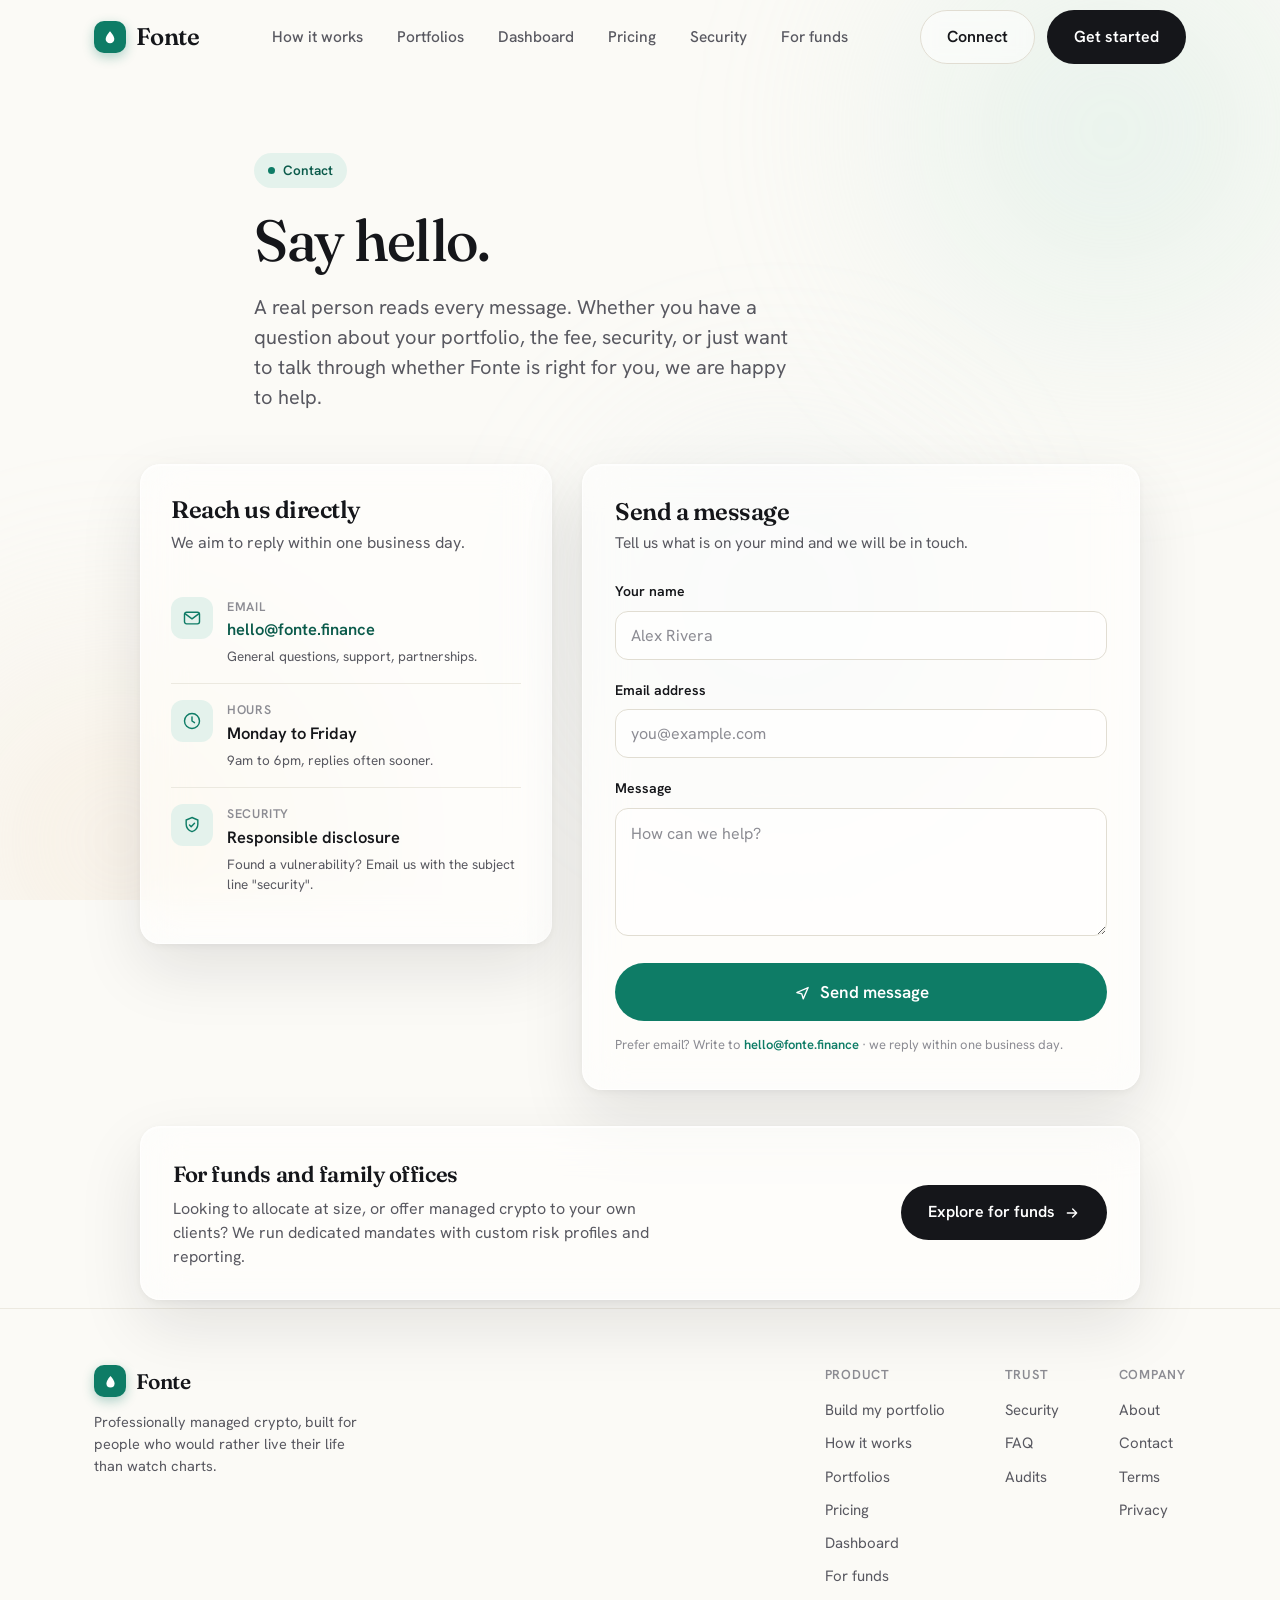
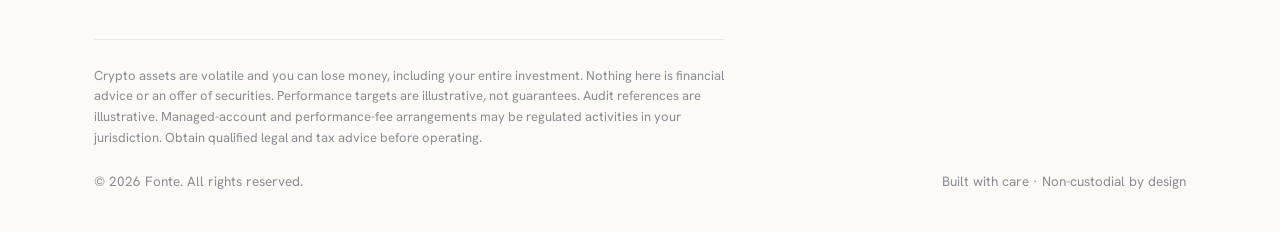
<file: contact.html>
<!DOCTYPE html>
<html lang="en">
<head>
<meta charset="UTF-8" />
<meta name="viewport" content="width=device-width, initial-scale=1" />
<title>Contact Fonte</title>
<meta name="description" content="Get in touch with Fonte. Email us, send a message, or reach out about managed crypto for funds and family offices." />
<link rel="icon" href="data:image/svg+xml,%3Csvg xmlns='http://www.w3.org/2000/svg' viewBox='0 0 32 32'%3E%3Crect width='32' height='32' rx='10' fill='%230E7C66'/%3E%3Cpath d='M16 4.5C16 4.5 7.5 13.5 7.5 20a8.5 8.5 0 0 0 17 0C24.5 13.5 16 4.5 16 4.5Z' fill='white'/%3E%3C/svg%3E" />
<!--OG-->
<meta name="theme-color" content="#0E7C66" />
<link rel="canonical" href="https://fonte.finance/contact" />
<meta property="og:type" content="website" />
<meta property="og:site_name" content="Fonte" />
<meta property="og:title" content="Contact Fonte" />
<meta property="og:description" content="Get in touch with Fonte. Email us, send a message, or reach out about managed crypto for funds and family offices." />
<meta property="og:url" content="https://fonte.finance/contact" />
<meta property="og:image" content="https://fonte.finance/assets/og.png?v=20260622" />
<meta property="og:image:type" content="image/png" />
<meta property="og:image:width" content="1200" />
<meta property="og:image:height" content="630" />
<meta property="og:image:alt" content="Fonte — Crypto, on autopilot. Professionally managed, non-custodial crypto portfolios." />
<meta name="twitter:card" content="summary_large_image" />
<meta name="twitter:site" content="@fonte" />
<meta name="twitter:title" content="Contact Fonte" />
<meta name="twitter:description" content="Get in touch with Fonte. Email us, send a message, or reach out about managed crypto for funds and family offices." />
<meta name="twitter:image" content="https://fonte.finance/assets/og.png?v=20260622" />
<meta name="twitter:image:alt" content="Fonte — Crypto, on autopilot. Professionally managed, non-custodial crypto portfolios." />
<!--/OG-->
<link rel="stylesheet" href="styles.css" />
<style>
  /* ---- nav + footer (copied from index.html inline style so this page is self-contained) ---- */
  footer{border-top:1px solid var(--line);padding:56px 0 40px}
  .foot-grid{display:flex;justify-content:space-between;gap:40px;flex-wrap:wrap;margin-bottom:40px}
  .foot-brand{max-width:280px}
  .foot-brand p{color:var(--ink-2);font-size:14.5px;margin-top:14px;line-height:1.5}
  .foot-cols{display:flex;gap:60px;flex-wrap:wrap}
  .foot-col h5{font-size:13px;text-transform:uppercase;letter-spacing:.06em;color:var(--ink-3);margin-bottom:14px;font-weight:600}
  .foot-col a{display:block;color:var(--ink-2);font-size:15px;margin-bottom:10px;transition:color .15s}
  .foot-col a:hover{color:var(--ink)}
  .foot-legal{border-top:1px solid var(--line);padding-top:26px;color:var(--ink-3);font-size:13px;line-height:1.6;max-width:90ch}
  .foot-bottom{display:flex;justify-content:space-between;align-items:center;gap:20px;margin-top:22px;flex-wrap:wrap;color:var(--ink-3);font-size:13.5px}

  /* ---- contact-only ---- */
  .pg-hero{padding:78px 0 22px}
  .pg-hero .wrap{max-width:820px}
  h1.pg-h{font-family:"Fraunces";font-weight:500;font-size:clamp(36px,5.6vw,58px);line-height:1.04;letter-spacing:-.025em}
  .pg-lede{font-size:20px;color:var(--ink-2);margin-top:22px;max-width:50ch;line-height:1.5}

  .contact-wrap{padding:30px 0 8px}
  .contact-grid{display:grid;grid-template-columns:.85fr 1.15fr;gap:30px;align-items:start;max-width:1000px;margin:0 auto}
  @media(max-width:880px){.contact-grid{grid-template-columns:1fr;max-width:620px}}

  .info-card{border-radius:var(--radius);padding:32px 30px}
  .info-card h2{font-family:"Fraunces";font-weight:600;font-size:24px;margin-bottom:8px}
  .info-card .sub{color:var(--ink-2);font-size:16px;line-height:1.5;margin-bottom:26px}
  .info-row{display:flex;gap:14px;align-items:flex-start;padding:16px 0;border-top:1px solid var(--line)}
  .info-row:first-of-type{border-top:0}
  .info-row .ic{width:42px;height:42px;border-radius:12px;background:var(--accent-soft);color:var(--accent);display:grid;place-items:center;flex-shrink:0}
  .info-row .k{color:var(--ink-3);font-size:12.5px;font-weight:600;text-transform:uppercase;letter-spacing:.05em}
  .info-row .v{font-weight:600;font-size:16.5px;margin-top:2px;word-break:break-word}
  .info-row a.v{color:var(--accent-ink);transition:color .15s}
  .info-row a.v:hover{color:var(--accent)}
  .info-row .v small{display:block;color:var(--ink-2);font-size:13.5px;font-weight:400;margin-top:3px}

  .form-card{border-radius:var(--radius);padding:34px 32px}
  .form-card h2{font-family:"Fraunces";font-weight:600;font-size:24px;margin-bottom:6px}
  .form-card .sub{color:var(--ink-2);font-size:15.5px;margin-bottom:26px}
  .field{margin-bottom:20px}
  .field label{display:block;font-size:14px;font-weight:600;color:var(--ink);margin-bottom:8px}
  .field input,.field textarea{
    width:100%;font-family:inherit;font-size:16px;color:var(--ink);
    background:rgba(255,255,255,.6);border:1px solid var(--line-2);border-radius:var(--radius-sm);
    padding:13px 15px;transition:border-color .15s,box-shadow .15s;resize:vertical;
  }
  .field input::placeholder,.field textarea::placeholder{color:var(--ink-3)}
  .field input:focus,.field textarea:focus{outline:none;border-color:var(--accent);box-shadow:0 0 0 3px var(--accent-soft)}
  .field textarea{min-height:128px;line-height:1.5}
  .form-fine{color:var(--ink-3);font-size:13px;margin-top:14px;line-height:1.5}
  .success{
    display:none;align-items:center;gap:13px;background:var(--accent-soft);
    border:1px solid var(--accent-2);border-radius:var(--radius-sm);padding:16px 18px;margin-top:6px;
  }
  .success.show{display:flex}
  .success .ck{width:34px;height:34px;border-radius:50%;background:var(--accent);color:#fff;display:grid;place-items:center;flex-shrink:0}
  .success .st{font-weight:600;font-size:15.5px;color:var(--accent-ink)}
  .success .ss{color:var(--accent-ink);font-size:13.5px;opacity:.85;margin-top:1px}

  .funds-cta{max-width:1000px;margin:36px auto 0}
  .funds-card{border-radius:var(--radius);padding:30px 32px;display:flex;align-items:center;justify-content:space-between;gap:24px;flex-wrap:wrap}
  .funds-card .ft h3{font-family:"Fraunces";font-weight:600;font-size:22px;margin-bottom:6px}
  .funds-card .ft p{color:var(--ink-2);font-size:16px;max-width:54ch;line-height:1.5}
  .funds-card .btn{flex-shrink:0}
</style>
</head>
<body>
<div class="bg-orbs"></div><div class="orb-3"></div>

<!-- NAV -->
<nav id="nav">
  <div class="wrap nav-in">
    <a class="logo" href="index.html" aria-label="Fonte home"><span class="mark" aria-hidden="true"><svg width="16" height="16" viewBox="0 0 24 24" fill="none"><path d="M12 3.2C12 3.2 5.5 10.3 5.5 15a6.5 6.5 0 0 0 13 0C18.5 10.3 12 3.2 12 3.2Z" fill="#fff"/></svg></span> Fonte</a>
    <div class="nav-links">
      <a href="index.html#how">How it works</a>
      <a href="index.html#profiles">Portfolios</a>
      <a href="index.html#dash">Dashboard</a>
      <a href="index.html#fees">Pricing</a>
      <a href="index.html#safe">Security</a>
      <a href="business.html">For funds</a>
    </div>
    <div class="nav-cta">
      <a href="https://app.fonte.finance/?connect=1" class="btn btn-ghost">Connect</a>
      <a href="https://app.fonte.finance/onboarding" class="btn btn-ink">Get started</a>
    </div>
  </div>
</nav>

<!-- HERO -->
<header class="pg-hero">
  <div class="wrap reveal in">
    <span class="eyebrow"><span class="dot"></span> Contact</span>
    <h1 class="pg-h serif">Say hello.</h1>
    <p class="pg-lede">A real person reads every message. Whether you have a question about your portfolio, the fee, security, or just want to talk through whether Fonte is right for you, we are happy to help.</p>
  </div>
</header>

<!-- CONTACT -->
<section class="contact-wrap">
  <div class="wrap">
    <div class="contact-grid">
      <!-- info -->
      <div class="info-card glass reveal">
        <h2 class="serif">Reach us directly</h2>
        <p class="sub">We aim to reply within one business day.</p>
        <div class="info-row">
          <div class="ic"><svg width="20" height="20" viewBox="0 0 24 24" fill="none"><rect x="3" y="5" width="18" height="14" rx="2.5" stroke="currentColor" stroke-width="1.7"/><path d="M4 7l8 6 8-6" stroke="currentColor" stroke-width="1.7" stroke-linecap="round" stroke-linejoin="round"/></svg></div>
          <div><div class="k">Email</div><a class="v" href="mailto:hello@fonte.finance">hello@fonte.finance<small>General questions, support, partnerships.</small></a></div>
        </div>
        <div class="info-row">
          <div class="ic"><svg width="20" height="20" viewBox="0 0 24 24" fill="none"><circle cx="12" cy="12" r="9" stroke="currentColor" stroke-width="1.7"/><path d="M12 7v5l3 2" stroke="currentColor" stroke-width="1.7" stroke-linecap="round" stroke-linejoin="round"/></svg></div>
          <div><div class="k">Hours</div><div class="v">Monday to Friday<small>9am to 6pm, replies often sooner.</small></div></div>
        </div>
        <div class="info-row">
          <div class="ic"><svg width="20" height="20" viewBox="0 0 24 24" fill="none"><path d="M12 3l7 3v5c0 4.5-3 7.5-7 9-4-1.5-7-4.5-7-9V6l7-3z" stroke="currentColor" stroke-width="1.7"/><path d="M9 12l2 2 4-4" stroke="currentColor" stroke-width="1.7" stroke-linecap="round" stroke-linejoin="round"/></svg></div>
          <div><div class="k">Security</div><div class="v">Responsible disclosure<small>Found a vulnerability? Email us with the subject line "security".</small></div></div>
        </div>
      </div>

      <!-- form -->
      <div class="form-card glass reveal">
        <h2 class="serif">Send a message</h2>
        <p class="sub">Tell us what is on your mind and we will be in touch.</p>
        <form id="contactForm" novalidate>
          <div class="field">
            <label for="cf-name">Your name</label>
            <input id="cf-name" name="name" type="text" autocomplete="name" placeholder="Alex Rivera" required />
          </div>
          <div class="field">
            <label for="cf-email">Email address</label>
            <input id="cf-email" name="email" type="email" autocomplete="email" placeholder="you@example.com" required />
          </div>
          <div class="field">
            <label for="cf-message">Message</label>
            <textarea id="cf-message" name="message" placeholder="How can we help?" required></textarea>
          </div>
          <button type="submit" class="btn btn-accent btn-block btn-lg">
            <svg width="17" height="17" viewBox="0 0 24 24" fill="none" aria-hidden="true"><path d="M4 12l16-7-7 16-2-7-7-2z" stroke="currentColor" stroke-width="1.9" stroke-linecap="round" stroke-linejoin="round"/></svg>
            Send message
          </button>
          <div id="cf-success" class="success" role="status" aria-live="polite">
            <span class="ck"><svg width="18" height="18" viewBox="0 0 24 24" fill="none"><path d="M5 13l4 4L19 7" stroke="currentColor" stroke-width="2.4" stroke-linecap="round" stroke-linejoin="round"/></svg></span>
            <div><div class="st">Thanks, we will be in touch.</div><div class="ss">Your message is on its way. We usually reply within a business day.</div></div>
          </div>
          <p class="form-fine" id="cf-note">Prefer email? Write to <a href="mailto:hello@fonte.finance" style="color:var(--accent);font-weight:600">hello@fonte.finance</a> · we reply within one business day.</p>
        </form>
      </div>
    </div>

    <!-- funds callout -->
    <div class="funds-cta reveal">
      <div class="funds-card glass">
        <div class="ft">
          <h3 class="serif">For funds and family offices</h3>
          <p>Looking to allocate at size, or offer managed crypto to your own clients? We run dedicated mandates with custom risk profiles and reporting.</p>
        </div>
        <a href="business.html" class="btn btn-ink">Explore for funds
          <svg width="16" height="16" viewBox="0 0 24 24" fill="none" aria-hidden="true"><path d="M5 12h14M13 6l6 6-6 6" stroke="currentColor" stroke-width="2" stroke-linecap="round" stroke-linejoin="round"/></svg>
        </a>
      </div>
    </div>
  </div>
</section>

<!-- FOOTER -->
<footer>
  <div class="wrap">
    <div class="foot-grid">
      <div class="foot-brand">
        <a class="logo" href="index.html" style="font-size:21px"><span class="mark" aria-hidden="true"><svg width="15" height="15" viewBox="0 0 24 24" fill="none"><path d="M12 3.2C12 3.2 5.5 10.3 5.5 15a6.5 6.5 0 0 0 13 0C18.5 10.3 12 3.2 12 3.2Z" fill="#fff"/></svg></span> Fonte</a>
        <p>Professionally managed crypto, built for people who would rather live their life than watch charts.</p>
      </div>
      <div class="foot-cols">
        <div class="foot-col"><h5>Product</h5><a href="https://app.fonte.finance/onboarding">Build my portfolio</a><a href="index.html#how">How it works</a><a href="index.html#profiles">Portfolios</a><a href="index.html#fees">Pricing</a><a href="index.html#dash">Dashboard</a><a href="business.html">For funds</a></div>
        <div class="foot-col"><h5>Trust</h5><a href="index.html#safe">Security</a><a href="index.html#faq">FAQ</a><a href="index.html#safe">Audits</a></div>
        <div class="foot-col"><h5>Company</h5><a href="about.html">About</a><a href="contact.html">Contact</a><a href="terms.html">Terms</a><a href="privacy.html">Privacy</a></div>
      </div>
    </div>
    <div class="foot-legal">Crypto assets are volatile and you can lose money, including your entire investment. Nothing here is financial advice or an offer of securities. Performance targets are illustrative, not guarantees. Audit references are illustrative. Managed-account and performance-fee arrangements may be regulated activities in your jurisdiction. Obtain qualified legal and tax advice before operating.</div>
    <div class="foot-bottom"><span>&copy; 2026 Fonte. All rights reserved.</span><span>Built with care · Non-custodial by design</span></div>
  </div>
</footer>

<script>
  const nav=document.getElementById('nav');
  addEventListener('scroll',()=>nav.classList.toggle('scrolled',scrollY>8),{passive:true});
  const io=new IntersectionObserver((es)=>{es.forEach(e=>{if(e.isIntersecting){e.target.classList.add('in');io.unobserve(e.target)}})},{threshold:.12});
  document.querySelectorAll('.reveal').forEach(el=>io.observe(el));

  // Contact form: delivers to hello@fonte.finance via FormSubmit (free, no
  // signup). The first submission triggers a one-time confirmation email to
  // hello@ that must be clicked to activate delivery.
  const CONTACT_ENDPOINT='https://formsubmit.co/ajax/hello@fonte.finance';
  const form=document.getElementById('contactForm');
  const ok=document.getElementById('cf-success');
  const note=document.getElementById('cf-note');
  form.addEventListener('submit',async (e)=>{
    e.preventDefault();
    const name=form.name.value.trim(), email=form.email.value.trim(), msg=form.message.value.trim();
    if(!name||!email||!msg||!/^[^\s@]+@[^\s@]+\.[^\s@]+$/.test(email)){
      const first=!name?form.name:(!/^[^\s@]+@[^\s@]+\.[^\s@]+$/.test(email)?form.email:form.message);
      first.focus();
      return;
    }
    const btn=form.querySelector('button[type=submit]');
    btn.disabled=true;
    try{
      const res=await fetch(CONTACT_ENDPOINT,{
        method:'POST',
        headers:{'Content-Type':'application/json',Accept:'application/json'},
        body:JSON.stringify({name,email,message:msg,_subject:'New Fonte contact — '+name,_template:'table'}),
      });
      if(!res.ok) throw new Error('send failed');
      ok.classList.add('show');
      form.name.value='';form.email.value='';form.message.value='';
    }catch(err){
      btn.disabled=false;
      if(note) note.innerHTML='Could not send right now. Please email <a href="mailto:hello@fonte.finance" style="color:var(--accent);font-weight:600">hello@fonte.finance</a> directly.';
    }
  });
</script>
</body>
</html>
</file>
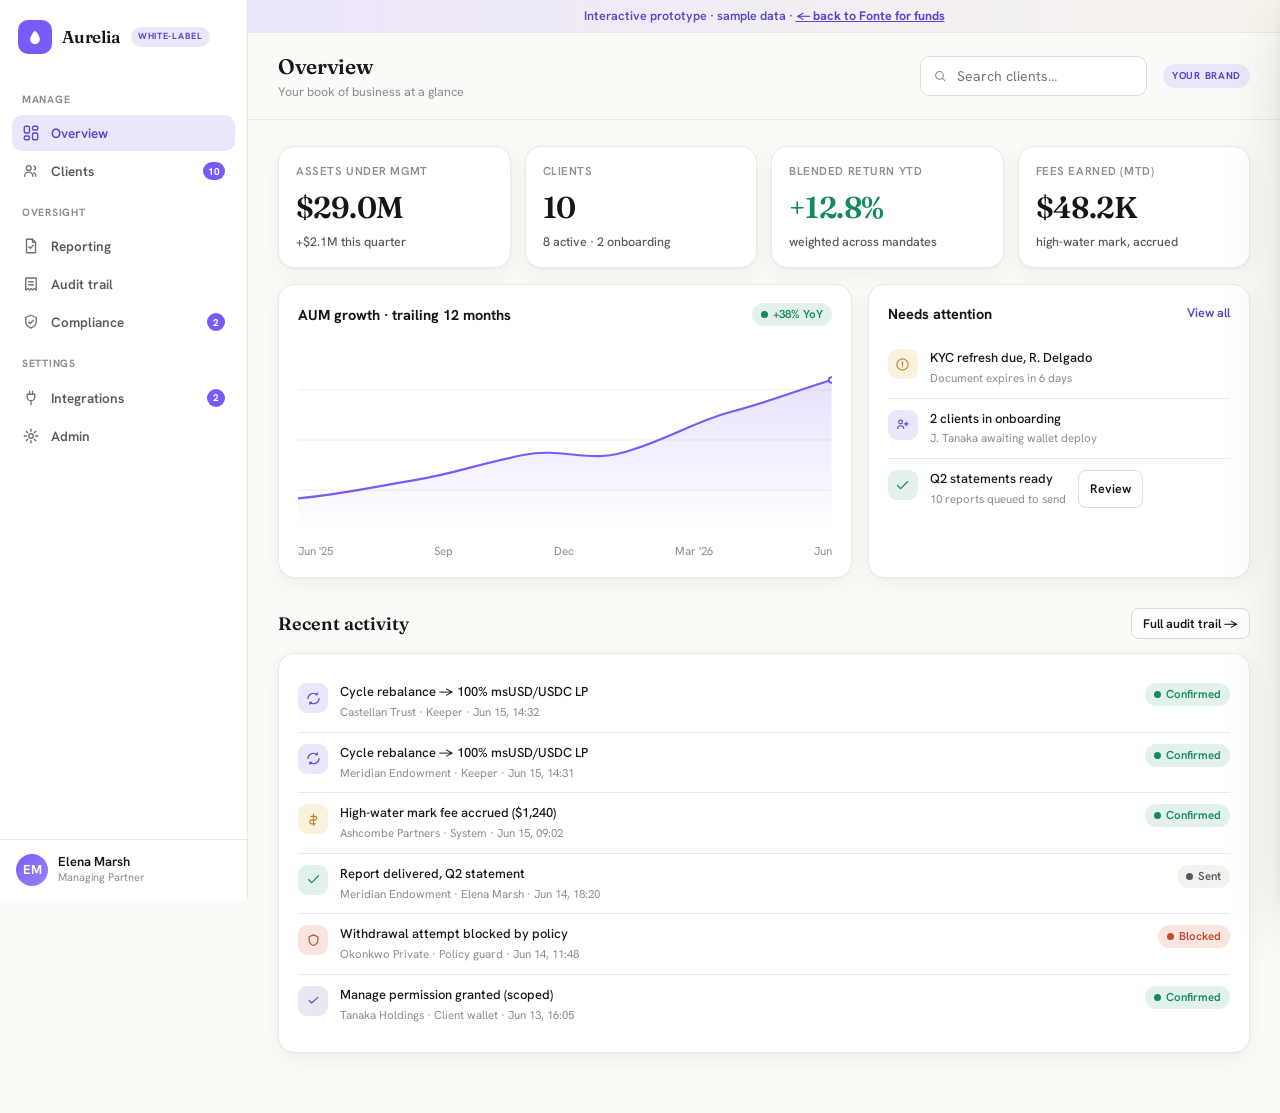
<file: platform.html>
<!DOCTYPE html>
<html lang="en">
<head>
<meta charset="utf-8" />
<meta name="viewport" content="width=device-width, initial-scale=1" />
<title>Aurelia Capital · Manager Console (powered by Fonte)</title>
<meta name="robots" content="noindex" />
<link rel="icon" href="data:image/svg+xml,%3Csvg xmlns='http://www.w3.org/2000/svg' viewBox='0 0 32 32'%3E%3Crect width='32' height='32' rx='10' fill='%237A5AF8'/%3E%3Cpath d='M16 4.5C16 4.5 7.5 13.5 7.5 20a8.5 8.5 0 0 0 17 0C24.5 13.5 16 4.5 16 4.5Z' fill='white'/%3E%3C/svg%3E" />
<style>
@import url('https://fonts.googleapis.com/css2?family=Fraunces:opsz,wght@9..144,400;9..144,500;9..144,600;9..144,700&family=Hanken+Grotesk:wght@400;500;600;700&display=swap');
:root{
  --brand:#7A5AF8; --brand-ink:#5B45C9; --brand-soft:#ECE6FB;
  --bg:#FBFAF6; --bg-2:#F6F4ED; --surface:#fff; --surface-2:#F4F2EC;
  --ink:#15161A; --ink-2:#585860; --ink-3:#8C8C93;
  --line:#ECE9E0; --line-2:#E1DDD2;
  --pos:#138A5E; --neg:#C0492F; --warn:#B8862A; --gold:#C9952F;
  --pos-soft:#E2F2EA; --warn-soft:#FBF1DC; --neg-soft:#F8E5DF;
  --radius:16px; --radius-sm:11px;
  --shadow:0 1px 2px rgba(20,20,25,.04),0 6px 22px rgba(20,20,25,.05);
  --shadow-lg:0 2px 8px rgba(20,20,25,.06),0 22px 56px rgba(20,20,25,.12);
}
*{box-sizing:border-box}
html,body{margin:0}
body{background:var(--bg);color:var(--ink);font-family:"Hanken Grotesk",system-ui,-apple-system,sans-serif;-webkit-font-smoothing:antialiased;font-size:14px;line-height:1.45}
.serif{font-family:"Fraunces",Georgia,serif}
.tnum{font-variant-numeric:tabular-nums}
button{font-family:inherit;cursor:pointer}
a{color:inherit}
.pos{color:var(--pos)} .neg{color:var(--neg)} .warn{color:var(--warn)}

/* ── shell ─────────────────────────────────────────────── */
.app{display:grid;grid-template-columns:248px 1fr;min-height:100vh}
.side{background:var(--surface);border-right:1px solid var(--line);display:flex;flex-direction:column;position:sticky;top:0;height:100vh}
.brand{display:flex;align-items:center;gap:10px;padding:20px 18px 16px}
.brand-mark{width:34px;height:34px;border-radius:10px;background:var(--brand);display:grid;place-items:center;flex:none}
.brand-mark svg{width:18px;height:18px}
.brand-name{font-family:"Fraunces";font-weight:600;font-size:17px;letter-spacing:-.01em}
.brand-tag{font-size:9px;font-weight:700;letter-spacing:.08em;color:var(--brand-ink);background:var(--brand-soft);padding:3px 7px;border-radius:999px}
.nav{padding:8px 12px;display:flex;flex-direction:column;gap:2px}
.nav-h{font-size:10.5px;font-weight:700;letter-spacing:.07em;text-transform:uppercase;color:var(--ink-3);padding:14px 10px 6px}
.nav-i{display:flex;align-items:center;gap:11px;padding:9px 10px;border-radius:10px;border:none;background:none;color:var(--ink-2);font-weight:600;font-size:13.5px;text-align:left;width:100%;transition:.12s}
.nav-i svg{width:18px;height:18px;flex:none;opacity:.85}
.nav-i:hover{background:var(--surface-2);color:var(--ink)}
.nav-i.on{background:var(--brand-soft);color:var(--brand-ink)}
.nav-i.on svg{opacity:1}
.nav-i .pip{margin-left:auto;background:var(--brand);color:#fff;font-size:10px;font-weight:700;min-width:18px;height:18px;border-radius:999px;display:grid;place-items:center;padding:0 5px}
.side-foot{margin-top:auto;padding:14px 16px;border-top:1px solid var(--line);display:flex;align-items:center;gap:10px}
.avatar{width:32px;height:32px;border-radius:50%;background:linear-gradient(135deg,var(--brand),#9C84FB);color:#fff;display:grid;place-items:center;font-weight:700;font-size:13px;flex:none}
.side-foot .nm{font-weight:600;font-size:13px;line-height:1.2}
.side-foot .rl{font-size:11px;color:var(--ink-3)}

/* ── main ──────────────────────────────────────────────── */
.main{min-width:0;display:flex;flex-direction:column}
.topbar{display:flex;align-items:center;gap:16px;padding:18px 30px;border-bottom:1px solid var(--line);background:rgba(251,250,246,.85);backdrop-filter:saturate(160%) blur(10px);position:sticky;top:0;z-index:30}
.burger{display:none;border:1px solid var(--line-2);background:var(--surface);border-radius:9px;width:38px;height:38px;align-items:center;justify-content:center}
.pg-title{font-family:"Fraunces";font-weight:600;font-size:21px;letter-spacing:-.015em}
.pg-sub{font-size:12.5px;color:var(--ink-3);margin-top:1px}
.search{margin-left:auto;display:flex;align-items:center;gap:8px;background:var(--surface);border:1px solid var(--line-2);border-radius:10px;padding:8px 12px;min-width:210px;color:var(--ink-3)}
.search input{border:none;background:none;outline:none;font:inherit;color:var(--ink);width:100%}
.tb-brand{font-size:10px;font-weight:700;letter-spacing:.07em;color:var(--brand-ink);background:var(--brand-soft);padding:5px 9px;border-radius:999px;white-space:nowrap}
.content{padding:26px 30px 60px;max-width:1180px;width:100%}
.view{display:none}
.view.on{display:block;animation:fade .25s ease}
@keyframes fade{from{opacity:0;transform:translateY(6px)}to{opacity:1;transform:none}}

/* ── primitives ────────────────────────────────────────── */
.card{background:var(--surface);border:1px solid var(--line);border-radius:var(--radius);box-shadow:var(--shadow)}
.btn{display:inline-flex;align-items:center;gap:7px;border:1px solid transparent;border-radius:10px;padding:9px 15px;font-weight:600;font-size:13.5px;transition:.12s;white-space:nowrap}
.btn svg{width:16px;height:16px}
.btn-brand{background:var(--brand);color:#fff}
.btn-brand:hover{filter:brightness(1.06)}
.btn-ghost{background:var(--surface);color:var(--ink);border-color:var(--line-2)}
.btn-ghost:hover{border-color:var(--ink-3);background:var(--surface-2)}
.btn-sm{padding:6px 11px;font-size:12.5px;border-radius:8px}
.badge{display:inline-flex;align-items:center;gap:5px;font-weight:600;font-size:11.5px;padding:3px 9px;border-radius:999px;white-space:nowrap}
.b-ok{background:var(--pos-soft);color:var(--pos)} .b-warn{background:var(--warn-soft);color:var(--warn)}
.b-pend{background:#EAE7F3;color:var(--brand-ink)} .b-neut{background:var(--surface-2);color:var(--ink-2)}
.b-neg{background:var(--neg-soft);color:var(--neg)}
.dot{width:7px;height:7px;border-radius:50%;background:currentColor;display:inline-block}
.eyebrow{font-size:11px;font-weight:700;letter-spacing:.07em;text-transform:uppercase;color:var(--ink-3)}
.sec-h{display:flex;align-items:center;gap:12px;margin:30px 0 14px}
.sec-h h3{font-family:"Fraunces";font-weight:600;font-size:18px;margin:0}
.sec-h .btn{margin-left:auto}

/* KPI */
.kpis{display:grid;grid-template-columns:repeat(4,1fr);gap:14px}
.kpi{padding:16px 17px}
.kpi .lab{font-size:11.5px;font-weight:600;text-transform:uppercase;letter-spacing:.05em;color:var(--ink-3);display:flex;align-items:center;gap:7px}
.kpi .val{font-family:"Fraunces";font-weight:600;font-size:30px;letter-spacing:-.02em;margin-top:7px}
.kpi .sub{font-size:12.5px;color:var(--ink-2);margin-top:3px;font-weight:500}

/* grid split */
.split{display:grid;grid-template-columns:1.5fr 1fr;gap:16px;margin-top:16px}
.panel{padding:18px 19px}
.panel-h{display:flex;align-items:center;justify-content:space-between;margin-bottom:14px}
.panel-h .t{font-weight:700;font-size:14.5px}
.panel-h a{font-size:12.5px;color:var(--brand-ink);font-weight:600;text-decoration:none}

/* feed */
.feed{display:flex;flex-direction:column}
.feed-i{display:flex;gap:12px;padding:11px 0;border-top:1px solid var(--line)}
.feed-i:first-child{border-top:none}
.feed-ic{width:30px;height:30px;border-radius:9px;display:grid;place-items:center;flex:none;background:var(--surface-2)}
.feed-ic svg{width:15px;height:15px}
.feed-b .tx{font-size:13px;font-weight:500}
.feed-b .mt{font-size:11.5px;color:var(--ink-3);margin-top:2px}
.feed-amt{margin-left:auto;font-weight:600;font-size:13px;white-space:nowrap}

/* tables */
.tbl-wrap{overflow-x:auto;border-radius:var(--radius);border:1px solid var(--line);background:var(--surface);box-shadow:var(--shadow)}
table{border-collapse:collapse;width:100%;min-width:640px}
th{font-size:11px;font-weight:700;text-transform:uppercase;letter-spacing:.05em;color:var(--ink-2);text-align:left;padding:13px 16px;border-bottom:1px solid var(--line);background:var(--surface-2);white-space:nowrap}
td{padding:13px 16px;border-bottom:1px solid var(--line);font-size:13.5px;vertical-align:middle}
tr:last-child td{border-bottom:none}
tbody tr{transition:.1s}
tbody tr.clickable{cursor:pointer}
tbody tr.clickable:hover{background:var(--bg-2)}
.cell-name{display:flex;align-items:center;gap:11px}
.cell-av{width:30px;height:30px;border-radius:8px;display:grid;place-items:center;font-weight:700;font-size:12px;color:#fff;flex:none}
.muted{color:var(--ink-3)}
.mono{font-family:ui-monospace,"SF Mono",Menlo,monospace;font-size:12px}

/* toolbar */
.toolbar{display:flex;align-items:center;gap:10px;flex-wrap:wrap;margin-bottom:14px}
.chips{display:flex;gap:7px;flex-wrap:wrap}
.chip{border:1px solid var(--line-2);background:var(--surface);border-radius:999px;padding:6px 13px;font-size:12.5px;font-weight:600;color:var(--ink-2)}
.chip.on{background:var(--brand);color:#fff;border-color:var(--brand)}
.field{display:flex;align-items:center;gap:8px;background:var(--surface);border:1px solid var(--line-2);border-radius:10px;padding:8px 12px;color:var(--ink-3)}
.field input,.field select{border:none;background:none;outline:none;font:inherit;color:var(--ink)}

/* drawer */
.scrim{position:fixed;inset:0;background:rgba(21,22,26,.34);backdrop-filter:blur(2px);opacity:0;pointer-events:none;transition:.2s;z-index:60}
.scrim.on{opacity:1;pointer-events:auto}
.drawer{position:fixed;top:0;right:0;height:100vh;width:min(460px,94vw);background:var(--surface);box-shadow:var(--shadow-lg);transform:translateX(100%);transition:.28s cubic-bezier(.4,0,.2,1);z-index:70;overflow-y:auto}
.drawer.on{transform:none}
.drawer-h{display:flex;align-items:flex-start;gap:13px;padding:22px 22px 16px;border-bottom:1px solid var(--line);position:sticky;top:0;background:var(--surface);z-index:2}
.drawer-h .x{margin-left:auto;border:none;background:var(--surface-2);width:32px;height:32px;border-radius:9px;display:grid;place-items:center;color:var(--ink-2);flex:none}
.drawer-body{padding:20px 22px 40px}
.dl-stats{display:grid;grid-template-columns:1fr 1fr;gap:12px;margin:4px 0 8px}
.dl-stat{background:var(--surface-2);border-radius:11px;padding:12px 13px}
.dl-stat .l{font-size:11px;font-weight:600;text-transform:uppercase;letter-spacing:.04em;color:var(--ink-3)}
.dl-stat .v{font-family:"Fraunces";font-weight:600;font-size:21px;margin-top:4px}
.alloc{display:flex;align-items:center;gap:18px;margin:6px 0}
.alloc-legend{display:flex;flex-direction:column;gap:8px;font-size:13px}
.alloc-legend .li{display:flex;align-items:center;gap:8px}
.alloc-legend .sw{width:11px;height:11px;border-radius:3px;flex:none}
.permrow{display:flex;align-items:center;gap:10px;padding:10px 0;border-top:1px solid var(--line);font-size:13px}
.permrow:first-child{border-top:none}
.permrow .pi{width:26px;height:26px;border-radius:8px;display:grid;place-items:center;flex:none}
.permrow .st{margin-left:auto;font-weight:600;font-size:12px}

/* modal */
.modal{position:fixed;inset:0;display:grid;place-items:center;padding:20px;opacity:0;pointer-events:none;transition:.2s;z-index:80}
.modal.on{opacity:1;pointer-events:auto}
.modal-card{background:var(--surface);border-radius:20px;box-shadow:var(--shadow-lg);width:min(540px,96vw);max-height:92vh;overflow-y:auto;transform:translateY(10px) scale(.98);transition:.24s}
.modal.on .modal-card{transform:none}
.modal-h{padding:22px 24px 6px}
.modal-h h3{font-family:"Fraunces";font-weight:600;font-size:20px;margin:0 0 4px}
.modal-h p{color:var(--ink-2);font-size:13.5px;margin:0}
.modal-b{padding:14px 24px 8px;display:flex;flex-direction:column;gap:14px}
.modal-f{padding:16px 24px 22px;display:flex;gap:10px;justify-content:flex-end;border-top:1px solid var(--line);margin-top:8px}
.inp{display:flex;flex-direction:column;gap:6px}
.inp label{font-size:12px;font-weight:600;color:var(--ink-2)}
.inp input,.inp select{border:1px solid var(--line-2);background:var(--surface);border-radius:10px;padding:10px 12px;font:inherit;color:var(--ink);outline:none}
.inp input:focus,.inp select:focus{border-color:var(--brand)}
.seg{display:flex;gap:8px}
.seg button{flex:1;border:1px solid var(--line-2);background:var(--surface);border-radius:10px;padding:10px;font-weight:600;font-size:13px;color:var(--ink-2)}
.seg button.on{border-color:var(--brand);background:var(--brand-soft);color:var(--brand-ink)}

/* misc */
.gauge{position:relative;width:128px;height:128px;flex:none}
.gauge .pct{position:absolute;inset:0;display:grid;place-items:center;font-family:"Fraunces";font-weight:600;font-size:28px}
.attest{display:grid;grid-template-columns:repeat(3,1fr);gap:12px;margin-top:14px}
.attest .a{background:var(--surface-2);border-radius:12px;padding:14px}
.attest .a .l{font-size:11.5px;color:var(--ink-3);font-weight:600}
.attest .a .v{font-weight:700;font-size:15px;margin-top:5px;display:flex;align-items:center;gap:6px}
.brand-prev{display:flex;align-items:center;gap:12px;padding:16px;border-radius:12px;background:var(--brand-soft);border:1px solid var(--line)}
.swatches{display:flex;gap:9px;margin-top:8px}
.swatches button{width:30px;height:30px;border-radius:8px;border:2px solid transparent}
.swatches button.on{border-color:var(--ink)}
.note{font-size:12px;color:var(--ink-3);display:flex;align-items:center;gap:7px;margin-top:14px}
.note svg{width:14px;height:14px;flex:none}
.portal-link{display:flex;align-items:center;gap:9px;background:var(--surface-2);border:1px solid var(--line);border-radius:11px;padding:9px 11px;font-size:12.5px}
.portal-link>svg{width:15px;height:15px;color:var(--ink-3);flex:none}
.portal-link .u{flex:1;min-width:0;overflow:hidden;text-overflow:ellipsis;white-space:nowrap;color:var(--ink-2)}
.portal-link button{border:1px solid var(--line-2);background:var(--surface);border-radius:7px;padding:5px 10px;font-weight:600;font-size:11.5px;color:var(--brand-ink);white-space:nowrap;cursor:pointer}
.portal-link button:hover{border-color:var(--brand)}
.intg-grid{display:grid;grid-template-columns:repeat(2,1fr);gap:14px}
.intg-card{display:flex;align-items:center;gap:13px;padding:15px 16px}
.intg-logo{width:40px;height:40px;border-radius:11px;display:grid;place-items:center;color:#fff;font-weight:700;font-size:17px;flex:none}
.intg-meta{min-width:0}
.intg-meta .n{font-weight:700;font-size:14px;display:flex;align-items:center;gap:7px}
.intg-meta .d{font-size:12px;color:var(--ink-3);margin-top:1px}
.intg-card .act{margin-left:auto;display:flex;align-items:center;gap:6px;white-space:nowrap}
@media(max-width:760px){.intg-grid{grid-template-columns:1fr}}

/* toast */
.toast-wrap{position:fixed;bottom:22px;right:22px;display:flex;flex-direction:column;gap:10px;z-index:120}
.toast{background:var(--ink);color:#fff;padding:12px 16px;border-radius:11px;font-size:13.5px;font-weight:500;box-shadow:var(--shadow-lg);display:flex;align-items:center;gap:10px;transform:translateY(12px);opacity:0;animation:tin .25s forwards}
.toast svg{width:17px;height:17px;color:#5BE0A8;flex:none}
@keyframes tin{to{transform:none;opacity:1}}

.demo-banner{background:linear-gradient(90deg,var(--brand-soft),var(--bg-2));border-bottom:1px solid var(--line);font-size:12.5px;color:var(--brand-ink);text-align:center;padding:7px 14px;font-weight:600}
.demo-banner a{color:var(--brand-ink);font-weight:700}

/* responsive */
@media(max-width:1040px){.kpis{grid-template-columns:1fr 1fr}.split{grid-template-columns:1fr}.attest{grid-template-columns:1fr}}
@media(max-width:900px){
  .app{grid-template-columns:1fr}
  .side{position:fixed;left:0;top:0;z-index:90;transform:translateX(-100%);transition:.25s;width:260px}
  .side.on{transform:none;box-shadow:var(--shadow-lg)}
  .burger{display:inline-flex}
  .search{display:none}
  .content{padding:20px 16px 56px}
  .topbar{padding:14px 16px}
}
@media(max-width:560px){.kpis{grid-template-columns:1fr 1fr;gap:10px}.kpi .val{font-size:25px}.pg-title{font-size:18px}.dl-stats{grid-template-columns:1fr 1fr}}
</style>
</head>
<body>

<div class="toast-wrap" id="toasts"></div>
<div class="scrim" id="scrim" onclick="closeAll()"></div>

<div class="app">
  <!-- SIDEBAR -->
  <aside class="side" id="side">
    <div class="brand">
      <span class="brand-mark"><svg viewBox="0 0 24 24" fill="none"><path d="M12 3.2C12 3.2 5.5 10.3 5.5 15a6.5 6.5 0 0 0 13 0C18.5 10.3 12 3.2 12 3.2Z" fill="#fff"/></svg></span>
      <div><div class="brand-name" id="brandName">Aurelia</div></div>
      <span class="brand-tag">WHITE-LABEL</span>
    </div>
    <nav class="nav" id="nav">
      <div class="nav-h">Manage</div>
      <button class="nav-i on" data-view="overview"><svg viewBox="0 0 24 24" fill="none"><rect x="3" y="3" width="7" height="9" rx="2" stroke="currentColor" stroke-width="1.8"/><rect x="14" y="3" width="7" height="5" rx="2" stroke="currentColor" stroke-width="1.8"/><rect x="14" y="12" width="7" height="9" rx="2" stroke="currentColor" stroke-width="1.8"/><rect x="3" y="16" width="7" height="5" rx="2" stroke="currentColor" stroke-width="1.8"/></svg>Overview</button>
      <button class="nav-i" data-view="clients"><svg viewBox="0 0 24 24" fill="none"><circle cx="9" cy="8" r="3.2" stroke="currentColor" stroke-width="1.8"/><path d="M3.5 19a5.5 5.5 0 0 1 11 0" stroke="currentColor" stroke-width="1.8" stroke-linecap="round"/><path d="M16 5.2a3 3 0 0 1 0 5.6M18.5 19a5.2 5.2 0 0 0-3-4.7" stroke="currentColor" stroke-width="1.8" stroke-linecap="round"/></svg>Clients<span class="pip">10</span></button>
      <div class="nav-h">Oversight</div>
      <button class="nav-i" data-view="reporting"><svg viewBox="0 0 24 24" fill="none"><path d="M6 3h8l4 4v14H6z" stroke="currentColor" stroke-width="1.8" stroke-linejoin="round"/><path d="M14 3v4h4M9 13l2 2 4-4" stroke="currentColor" stroke-width="1.8" stroke-linecap="round" stroke-linejoin="round"/></svg>Reporting</button>
      <button class="nav-i" data-view="audit"><svg viewBox="0 0 24 24" fill="none"><path d="M5 4h14v16l-3-2-2 2-2-2-2 2-2-2-3 2z" stroke="currentColor" stroke-width="1.8" stroke-linejoin="round"/><path d="M9 9h6M9 13h6" stroke="currentColor" stroke-width="1.8" stroke-linecap="round"/></svg>Audit trail</button>
      <button class="nav-i" data-view="compliance"><svg viewBox="0 0 24 24" fill="none"><path d="M12 3l7 3v5c0 4.5-3 7.5-7 9-4-1.5-7-4.5-7-9V6l7-3z" stroke="currentColor" stroke-width="1.8" stroke-linejoin="round"/><path d="M9 12l2 2 4-4" stroke="currentColor" stroke-width="1.8" stroke-linecap="round" stroke-linejoin="round"/></svg>Compliance<span class="pip">2</span></button>
      <div class="nav-h">Settings</div>
      <button class="nav-i" data-view="integrations"><svg viewBox="0 0 24 24" fill="none"><path d="M10 3v4M14 3v4M7 7h10v3.5a5 5 0 0 1-10 0z" stroke="currentColor" stroke-width="1.8" stroke-linecap="round" stroke-linejoin="round"/><path d="M12 15.5V21" stroke="currentColor" stroke-width="1.8" stroke-linecap="round"/></svg>Integrations<span class="pip">2</span></button>
      <button class="nav-i" data-view="admin"><svg viewBox="0 0 24 24" fill="none"><circle cx="12" cy="12" r="3" stroke="currentColor" stroke-width="1.8"/><path d="M12 3v3M12 18v3M3 12h3M18 12h3M5.6 5.6l2.1 2.1M16.3 16.3l2.1 2.1M18.4 5.6l-2.1 2.1M7.7 16.3l-2.1 2.1" stroke="currentColor" stroke-width="1.8" stroke-linecap="round"/></svg>Admin</button>
    </nav>
    <div class="side-foot">
      <span class="avatar">EM</span>
      <div><div class="nm">Elena Marsh</div><div class="rl">Managing Partner</div></div>
    </div>
  </aside>

  <!-- MAIN -->
  <div class="main">
    <div class="demo-banner">Interactive prototype · sample data · <a href="business.html">← back to Fonte for funds</a></div>
    <header class="topbar">
      <button class="burger" onclick="document.getElementById('side').classList.toggle('on')"><svg width="20" height="20" viewBox="0 0 24 24" fill="none"><path d="M4 7h16M4 12h16M4 17h16" stroke="currentColor" stroke-width="1.9" stroke-linecap="round"/></svg></button>
      <div>
        <div class="pg-title" id="pgTitle">Overview</div>
        <div class="pg-sub" id="pgSub">Your book of business at a glance</div>
      </div>
      <label class="search"><svg width="16" height="16" viewBox="0 0 24 24" fill="none"><circle cx="11" cy="11" r="6.5" stroke="currentColor" stroke-width="1.8"/><path d="M16 16l4 4" stroke="currentColor" stroke-width="1.8" stroke-linecap="round"/></svg><input id="globalSearch" placeholder="Search clients…" oninput="goClients(this.value)"></label>
      <span class="tb-brand">YOUR BRAND</span>
    </header>

    <div class="content">

      <!-- ════ OVERVIEW ════ -->
      <section class="view on" id="v-overview">
        <div class="kpis">
          <div class="kpi card"><div class="lab">Assets under mgmt</div><div class="val tnum">$29.0M</div><div class="sub pos">+$2.1M this quarter</div></div>
          <div class="kpi card"><div class="lab">Clients</div><div class="val tnum">10</div><div class="sub">8 active · 2 onboarding</div></div>
          <div class="kpi card"><div class="lab">Blended return YTD</div><div class="val tnum pos">+12.8%</div><div class="sub">weighted across mandates</div></div>
          <div class="kpi card"><div class="lab">Fees earned (MTD)</div><div class="val tnum">$48.2K</div><div class="sub">high-water mark, accrued</div></div>
        </div>

        <div class="split">
          <div class="panel card">
            <div class="panel-h"><span class="t">AUM growth · trailing 12 months</span><span class="badge b-ok"><span class="dot"></span>+38% YoY</span></div>
            <svg viewBox="0 0 640 230" width="100%" preserveAspectRatio="none" role="img" aria-label="AUM growth chart">
              <defs><linearGradient id="ag" x1="0" y1="0" x2="0" y2="1"><stop offset="0" stop-color="#7A5AF8" stop-opacity=".18"/><stop offset="1" stop-color="#7A5AF8" stop-opacity="0"/></linearGradient></defs>
              <line x1="0" y1="60" x2="640" y2="60" stroke="#ECE9E0"/><line x1="0" y1="120" x2="640" y2="120" stroke="#ECE9E0"/><line x1="0" y1="180" x2="640" y2="180" stroke="#ECE9E0"/>
              <path d="M0 190 C60 184 90 176 140 168 C190 160 210 150 270 138 C320 128 350 150 400 132 C450 116 480 96 520 86 C560 76 600 60 640 48 L640 230 L0 230Z" fill="url(#ag)"/>
              <path d="M0 190 C60 184 90 176 140 168 C190 160 210 150 270 138 C320 128 350 150 400 132 C450 116 480 96 520 86 C560 76 600 60 640 48" fill="none" stroke="#7A5AF8" stroke-width="2.6" stroke-linecap="round"/>
              <circle cx="640" cy="48" r="4.5" fill="#7A5AF8"/><circle cx="640" cy="48" r="2" fill="#fff"/>
            </svg>
            <div style="display:flex;justify-content:space-between;font-size:11.5px;color:var(--ink-3);margin-top:6px"><span>Jun '25</span><span>Sep</span><span>Dec</span><span>Mar '26</span><span>Jun</span></div>
          </div>
          <div class="panel card">
            <div class="panel-h"><span class="t">Needs attention</span><a href="#" onclick="show('compliance');return false">View all</a></div>
            <div class="feed">
              <div class="feed-i"><span class="feed-ic" style="background:var(--warn-soft);color:var(--warn)"><svg viewBox="0 0 24 24" fill="none"><path d="M12 8v5M12 16h.01" stroke="currentColor" stroke-width="2" stroke-linecap="round"/><circle cx="12" cy="12" r="9" stroke="currentColor" stroke-width="1.7"/></svg></span><div class="feed-b"><div class="tx">KYC refresh due, R. Delgado</div><div class="mt">Document expires in 6 days</div></div></div>
              <div class="feed-i"><span class="feed-ic" style="background:var(--brand-soft);color:var(--brand-ink)"><svg viewBox="0 0 24 24" fill="none"><circle cx="9" cy="8" r="3" stroke="currentColor" stroke-width="1.8"/><path d="M4 19a5 5 0 0 1 10 0" stroke="currentColor" stroke-width="1.8"/><path d="M18 8v6M15 11h6" stroke="currentColor" stroke-width="1.8" stroke-linecap="round"/></svg></span><div class="feed-b"><div class="tx">2 clients in onboarding</div><div class="mt">J. Tanaka awaiting wallet deploy</div></div></div>
              <div class="feed-i"><span class="feed-ic" style="background:var(--pos-soft);color:var(--pos)"><svg viewBox="0 0 24 24" fill="none"><path d="M4 12l5 5L20 6" stroke="currentColor" stroke-width="2" stroke-linecap="round" stroke-linejoin="round"/></svg></span><div class="feed-b"><div class="tx">Q2 statements ready</div><div class="mt">10 reports queued to send</div></div><button class="btn btn-ghost btn-sm" onclick="show('reporting')">Review</button></div>
            </div>
          </div>
        </div>

        <div class="sec-h"><h3>Recent activity</h3><button class="btn btn-ghost btn-sm" onclick="show('audit')">Full audit trail →</button></div>
        <div class="panel card"><div class="feed" id="ovFeed"></div></div>
      </section>

      <!-- ════ CLIENTS ════ -->
      <section class="view" id="v-clients">
        <div class="toolbar">
          <div class="chips" id="clientFilters">
            <button class="chip on" data-f="all">All</button>
            <button class="chip" data-f="Family Office">Family offices</button>
            <button class="chip" data-f="Trust">Trusts</button>
            <button class="chip" data-f="Individual">Individuals</button>
            <button class="chip" data-f="Institutional">Institutional</button>
          </div>
          <label class="field" style="margin-left:auto"><svg width="15" height="15" viewBox="0 0 24 24" fill="none"><circle cx="11" cy="11" r="6.5" stroke="currentColor" stroke-width="1.8"/><path d="M16 16l4 4" stroke="currentColor" stroke-width="1.8" stroke-linecap="round"/></svg><input id="clientSearch" placeholder="Search…" oninput="renderClients()"></label>
          <button class="btn btn-brand" onclick="openModal('addClient')"><svg viewBox="0 0 24 24" fill="none"><path d="M12 5v14M5 12h14" stroke="currentColor" stroke-width="2" stroke-linecap="round"/></svg>Add client</button>
        </div>
        <div class="tbl-wrap">
          <table>
            <thead><tr><th>Client</th><th>Type</th><th>Mandate</th><th>AUM</th><th>YTD</th><th>Status</th><th></th></tr></thead>
            <tbody id="clientRows"></tbody>
          </table>
        </div>
      </section>

      <!-- ════ REPORTING ════ -->
      <section class="view" id="v-reporting">
        <div class="split" style="margin-top:0">
          <div class="panel card">
            <div class="panel-h"><span class="t">Generate a report</span></div>
            <div style="display:flex;flex-direction:column;gap:14px">
              <div class="inp"><label>Client</label><select id="rpClient"><option>All clients (book summary)</option></select></div>
              <div class="inp"><label>Report type</label>
                <div class="seg" id="rpType">
                  <button class="on" data-v="Performance statement">Performance</button>
                  <button data-v="Holdings &amp; allocation">Holdings</button>
                  <button data-v="Fee &amp; billing summary">Fees</button>
                </div>
              </div>
              <div class="inp"><label>Period</label><select id="rpPeriod"><option>Q2 2026 (Apr–Jun)</option><option>Q1 2026 (Jan–Mar)</option><option>Full year 2025</option><option>Month to date</option></select></div>
              <button class="btn btn-brand" style="justify-content:center" onclick="generateReport()"><svg viewBox="0 0 24 24" fill="none"><path d="M12 3v12M8 11l4 4 4-4" stroke="currentColor" stroke-width="1.9" stroke-linecap="round" stroke-linejoin="round"/><path d="M5 19h14" stroke="currentColor" stroke-width="1.9" stroke-linecap="round"/></svg>Generate report</button>
              <div class="note"><svg viewBox="0 0 24 24" fill="none"><circle cx="12" cy="12" r="9" stroke="currentColor" stroke-width="1.7"/><path d="M12 11v5M12 8h.01" stroke="currentColor" stroke-width="1.8" stroke-linecap="round"/></svg>Statements are generated from on-chain NAV. Figures reconcile to the blockchain, not a spreadsheet.</div>
            </div>
          </div>
          <div class="panel card">
            <div class="panel-h"><span class="t">This quarter</span></div>
            <div class="kpi" style="padding:0"><div class="lab">Reports generated</div><div class="val tnum">128</div><div class="sub">across 10 clients · auto-scheduled</div></div>
            <div style="height:1px;background:var(--line);margin:16px 0"></div>
            <div class="feed">
              <div class="feed-i"><span class="feed-ic" style="background:var(--brand-soft);color:var(--brand-ink)"><svg viewBox="0 0 24 24" fill="none"><path d="M5 3h9l5 5v13H5z" stroke="currentColor" stroke-width="1.7" stroke-linejoin="round"/></svg></span><div class="feed-b"><div class="tx">Auto-delivery: on</div><div class="mt">Statements emailed on the 1st, under your brand</div></div></div>
            </div>
          </div>
        </div>
        <div class="sec-h"><h3>Generated reports</h3><button class="btn btn-ghost btn-sm" onclick="toast('Exported reports.csv')">Export list</button></div>
        <div class="tbl-wrap">
          <table>
            <thead><tr><th>Report</th><th>Client</th><th>Period</th><th>Created</th><th>Status</th><th></th></tr></thead>
            <tbody id="reportRows"></tbody>
          </table>
        </div>
      </section>

      <!-- ════ AUDIT ════ -->
      <section class="view" id="v-audit">
        <div class="toolbar">
          <div class="chips" id="auditFilters">
            <button class="chip on" data-f="all">All events</button>
            <button class="chip" data-f="Rebalance">Rebalances</button>
            <button class="chip" data-f="Fee">Fees</button>
            <button class="chip" data-f="Permission">Permissions</button>
            <button class="chip" data-f="Client">Client</button>
            <button class="chip" data-f="Security">Security</button>
          </div>
          <button class="btn btn-ghost" style="margin-left:auto" onclick="toast('Exported audit-trail.csv')"><svg viewBox="0 0 24 24" fill="none"><path d="M12 3v12M8 11l4 4 4-4" stroke="currentColor" stroke-width="1.9" stroke-linecap="round" stroke-linejoin="round"/><path d="M5 19h14" stroke="currentColor" stroke-width="1.9" stroke-linecap="round"/></svg>Export CSV</button>
        </div>
        <div class="note" style="margin:-4px 0 14px"><svg viewBox="0 0 24 24" fill="none"><path d="M12 3l7 3v5c0 4.5-3 7.5-7 9-4-1.5-7-4.5-7-9V6l7-3z" stroke="currentColor" stroke-width="1.7"/></svg>Every action is timestamped and anchored to an on-chain transaction. This log is append-only. Entries can be exported but never edited or deleted.</div>
        <div class="tbl-wrap">
          <table>
            <thead><tr><th>Time (EDT)</th><th>Event</th><th>Actor</th><th>Client</th><th>On-chain</th><th>Status</th></tr></thead>
            <tbody id="auditRows"></tbody>
          </table>
        </div>
      </section>

      <!-- ════ COMPLIANCE ════ -->
      <section class="view" id="v-compliance">
        <div class="split" style="margin-top:0">
          <div class="panel card" style="display:flex;align-items:center;gap:22px">
            <div class="gauge"><svg viewBox="0 0 120 120" width="128" height="128"><circle cx="60" cy="60" r="50" fill="none" stroke="#ECE9E0" stroke-width="12"/><circle cx="60" cy="60" r="50" fill="none" stroke="#138A5E" stroke-width="12" stroke-linecap="round" stroke-dasharray="314" stroke-dashoffset="38" transform="rotate(-90 60 60)"/></svg><span class="pct pos">88%</span></div>
            <div>
              <div class="eyebrow">Compliance health</div>
              <h3 class="serif" style="margin:6px 0 4px;font-size:20px">8 of 10 fully cleared</h3>
              <p style="color:var(--ink-2);margin:0;font-size:13.5px;max-width:34ch">2 clients have an open item. Nothing is blocking trading; both are within their grace window.</p>
            </div>
          </div>
          <div class="panel card">
            <div class="panel-h"><span class="t">Custody attestation</span><span class="badge b-ok"><span class="dot"></span>Verified</span></div>
            <p style="color:var(--ink-2);font-size:13px;margin:0 0 12px">Non-custodial across the entire book. The manage permission can trade and rebalance but can never withdraw client funds.</p>
            <div class="permrow"><span class="pi" style="background:var(--pos-soft);color:var(--pos)"><svg width="14" height="14" viewBox="0 0 24 24" fill="none"><path d="M5 12l4 4L19 7" stroke="currentColor" stroke-width="2.4" stroke-linecap="round" stroke-linejoin="round"/></svg></span>Trade BTC/ETH · lend &amp; provide stablecoin liquidity<span class="st pos">Allowed</span></div>
            <div class="permrow"><span class="pi" style="background:var(--pos-soft);color:var(--pos)"><svg width="14" height="14" viewBox="0 0 24 24" fill="none"><path d="M5 12l4 4L19 7" stroke="currentColor" stroke-width="2.4" stroke-linecap="round" stroke-linejoin="round"/></svg></span>Rebalance the cycle<span class="st pos">Allowed</span></div>
            <div class="permrow"><span class="pi" style="background:var(--neg-soft);color:var(--neg)"><svg width="13" height="13" viewBox="0 0 24 24" fill="none"><path d="M7 7l10 10M17 7L7 17" stroke="currentColor" stroke-width="2.4" stroke-linecap="round"/></svg></span>Withdraw client funds<span class="st neg">Blocked</span></div>
          </div>
        </div>
        <div class="sec-h"><h3>Client compliance matrix</h3><button class="btn btn-ghost btn-sm" onclick="toast('Compliance pack exported (PDF)')">Export pack</button></div>
        <div class="tbl-wrap">
          <table>
            <thead><tr><th>Client</th><th>KYC / AML</th><th>Suitability</th><th>Risk disclosure</th><th>Jurisdiction</th><th></th></tr></thead>
            <tbody id="complianceRows"></tbody>
          </table>
        </div>
      </section>

      <!-- ════ ADMIN ════ -->
      <section class="view" id="v-admin">
        <div class="split" style="margin-top:0">
          <div class="panel card">
            <div class="panel-h"><span class="t">White-label branding</span><span class="badge b-pend">Live preview</span></div>
            <div class="brand-prev" id="brandPrev">
              <span class="brand-mark" style="background:var(--brand)"><svg viewBox="0 0 24 24" fill="none"><path d="M12 3.2C12 3.2 5.5 10.3 5.5 15a6.5 6.5 0 0 0 13 0C18.5 10.3 12 3.2 12 3.2Z" fill="#fff"/></svg></span>
              <div><div class="brand-name" id="brandPrevName">Aurelia</div><div class="mono" style="color:var(--ink-3)">portfolios.aureliacap.com</div></div>
            </div>
            <div class="inp" style="margin-top:14px"><label>Firm name</label><input id="firmName" value="Aurelia" oninput="setBrandName(this.value)"></div>
            <div class="inp" style="margin-top:12px"><label>Brand color</label>
              <div class="swatches" id="swatches">
                <button data-c="#7A5AF8" class="on" style="background:#7A5AF8"></button>
                <button data-c="#0E7C66" style="background:#0E7C66"></button>
                <button data-c="#C9952F" style="background:#C9952F"></button>
                <button data-c="#2563EB" style="background:#2563EB"></button>
                <button data-c="#15161A" style="background:#15161A"></button>
                <button data-c="#C0492F" style="background:#C0492F"></button>
              </div>
            </div>
            <button class="btn btn-brand btn-sm" style="margin-top:16px" onclick="toast('Branding saved, clients see it instantly')">Save branding</button>
          </div>
          <div class="panel card">
            <div class="panel-h"><span class="t">Plan &amp; usage</span><span class="badge b-ok">Family Office</span></div>
            <div class="kpi" style="padding:0"><div class="lab">Client portfolios</div><div class="val tnum">10 <span style="font-size:15px;color:var(--ink-3)">/ 200</span></div><div class="sub">$1,499/mo · + 0.5% high-water mark</div></div>
            <div style="height:8px;background:var(--surface-2);border-radius:99px;margin:14px 0;overflow:hidden"><div style="height:100%;width:5%;background:var(--brand);border-radius:99px"></div></div>
            <button class="btn btn-ghost btn-sm" onclick="toast('Opening billing portal…')">Manage billing</button>
          </div>
        </div>
        <div class="sec-h"><h3>Team &amp; roles</h3><button class="btn btn-brand btn-sm" onclick="openModal('addMember')"><svg viewBox="0 0 24 24" fill="none"><path d="M12 5v14M5 12h14" stroke="currentColor" stroke-width="2" stroke-linecap="round"/></svg>Invite member</button></div>
        <div class="tbl-wrap">
          <table>
            <thead><tr><th>Member</th><th>Email</th><th>Role</th><th>Access</th><th></th></tr></thead>
            <tbody id="teamRows"></tbody>
          </table>
        </div>
      </section>

      <!-- ════ INTEGRATIONS ════ -->
      <section class="view" id="v-integrations">
        <div class="sec-h" style="margin-top:0"><h3>Connected</h3></div>
        <div class="intg-grid" id="intgConnected"></div>
        <div class="sec-h"><h3>Available integrations</h3></div>
        <div class="intg-grid" id="intgAvailable"></div>
        <div class="card" style="margin-top:20px;padding:20px;border-style:dashed;display:flex;align-items:center;gap:16px;flex-wrap:wrap">
          <span class="intg-logo" style="background:var(--brand-soft);color:var(--brand-ink)"><svg width="20" height="20" viewBox="0 0 24 24" fill="none"><path d="M12 5v14M5 12h14" stroke="currentColor" stroke-width="2.2" stroke-linecap="round"/></svg></span>
          <div style="flex:1;min-width:200px"><div style="font-weight:700;font-size:15px">Need something else?</div><div class="muted" style="font-size:13px;margin-top:3px">Custodians, fund admins, tax tools, or your own internal systems. We'll build the connection.</div></div>
          <button class="btn btn-brand" onclick="openModal('customIntegration')"><svg viewBox="0 0 24 24" fill="none"><path d="M12 5v14M5 12h14" stroke="currentColor" stroke-width="2" stroke-linecap="round"/></svg>Request custom integration</button>
        </div>
      </section>

    </div>
  </div>
</div>

<!-- DRAWER (client detail) -->
<div class="drawer" id="drawer"><div id="drawerContent"></div></div>

<!-- MODAL -->
<div class="modal" id="modal"><div class="modal-card" id="modalCard"></div></div>

<script>
// ── sample data ───────────────────────────────────────────
const palette = ['#7A5AF8','#0E7C66','#C9952F','#2563EB','#15161A','#C0492F','#0EA5A0','#9333EA'];
const CLIENTS = [
  {id:1, name:'The Hartwell Family Office', type:'Family Office', mandate:'Balanced', aum:2.10, ytd:12.6, status:'Active'},
  {id:2, name:'Castellan Trust', type:'Trust', mandate:'Conservative', aum:5.60, ytd:8.9, status:'Active'},
  {id:3, name:'Okonkwo Private', type:'Individual', mandate:'Aggressive', aum:0.88, ytd:18.2, status:'Active'},
  {id:4, name:'Brightwater Holdings', type:'Family Office', mandate:'Balanced', aum:3.40, ytd:12.1, status:'Active'},
  {id:5, name:'R. Delgado', type:'Individual', mandate:'Conservative', aum:0.42, ytd:8.4, status:'Review'},
  {id:6, name:'Meridian Endowment', type:'Institutional', mandate:'Balanced', aum:7.80, ytd:11.9, status:'Active'},
  {id:7, name:'S. Voss', type:'Individual', mandate:'Aggressive', aum:1.20, ytd:17.6, status:'Active'},
  {id:8, name:'The Lindqvist Trust', type:'Trust', mandate:'Conservative', aum:2.90, ytd:9.1, status:'Active'},
  {id:9, name:'Ashcombe Partners', type:'Family Office', mandate:'Aggressive', aum:4.10, ytd:19.4, status:'Active'},
  {id:10, name:'Tanaka Holdings', type:'Individual', mandate:'Balanced', aum:0.64, ytd:12.3, status:'Onboarding'},
];
const MANDATE_ALLOC = {
  Conservative:[['BTC / ETH basket',60,'#15161A'],['msUSD/USDC LP cushion',40,'#0E7C66']],
  Balanced:[['BTC / ETH basket',80,'#15161A'],['msUSD/USDC LP cushion',20,'#0E7C66']],
  Aggressive:[['BTC / ETH basket',100,'#15161A']],
};
const REPORTS = [
  {name:'Q2 2026 Performance', client:'Book summary', period:'Q2 2026', created:'Jun 14, 2026', status:'Ready'},
  {name:'Q2 2026 Performance', client:'Meridian Endowment', period:'Q2 2026', created:'Jun 14, 2026', status:'Sent'},
  {name:'Holdings & allocation', client:'Ashcombe Partners', period:'Jun 2026', created:'Jun 12, 2026', status:'Sent'},
  {name:'Fee & billing summary', client:'Book summary', period:'May 2026', created:'Jun 1, 2026', status:'Sent'},
  {name:'Q1 2026 Performance', client:'The Hartwell Family Office', period:'Q1 2026', created:'Apr 2, 2026', status:'Sent'},
];
const AUDIT = [
  {t:'Jun 15, 14:32', cat:'Rebalance', event:'Cycle rebalance → 100% msUSD/USDC LP', actor:'Keeper', client:'Castellan Trust', tx:'0x9c4a…1f7b', status:'Confirmed'},
  {t:'Jun 15, 14:31', cat:'Rebalance', event:'Cycle rebalance → 100% msUSD/USDC LP', actor:'Keeper', client:'Meridian Endowment', tx:'0x2db8…aa90', status:'Confirmed'},
  {t:'Jun 15, 09:02', cat:'Fee', event:'High-water mark fee accrued ($1,240)', actor:'System', client:'Ashcombe Partners', tx:'0x77e1…34c2', status:'Confirmed'},
  {t:'Jun 14, 18:20', cat:'Client', event:'Report delivered, Q2 statement', actor:'Elena Marsh', client:'Meridian Endowment', tx:'–', status:'Sent'},
  {t:'Jun 14, 11:48', cat:'Security', event:'Withdrawal attempt blocked by policy', actor:'Policy guard', client:'Okonkwo Private', tx:'0x51aa…d0e3', status:'Blocked'},
  {t:'Jun 13, 16:05', cat:'Permission', event:'Manage permission granted (scoped)', actor:'Client wallet', client:'Tanaka Holdings', tx:'0xbb20…77f1', status:'Confirmed'},
  {t:'Jun 13, 15:58', cat:'Client', event:'New client onboarded', actor:'Elena Marsh', client:'Tanaka Holdings', tx:'–', status:'Done'},
  {t:'Jun 12, 10:14', cat:'Rebalance', event:'Drift rebalance within mandate', actor:'Keeper', client:'Brightwater Holdings', tx:'0x3f9c…1b44', status:'Confirmed'},
  {t:'Jun 11, 08:00', cat:'Fee', event:'Monthly platform fee invoiced', actor:'System', client:'–', tx:'–', status:'Paid'},
  {t:'Jun 10, 13:22', cat:'Permission', event:'KYC document refreshed', actor:'R. Delgado', client:'R. Delgado', tx:'–', status:'Pending'},
];
const COMPLIANCE = {
  1:['ok','ok','ok','US'], 2:['ok','ok','ok','US'], 3:['ok','ok','ok','UK'], 4:['ok','ok','ok','US'],
  5:['warn','ok','ok','US'], 6:['ok','ok','ok','US'], 7:['ok','ok','ok','CH'], 8:['ok','ok','ok','SE'],
  9:['ok','ok','ok','UK'], 10:['ok','warn','ok','JP'],
};
const TEAM = [
  {n:'Elena Marsh', e:'elena@aureliacap.com', role:'Managing Partner', access:'Full'},
  {n:'David Okafor', e:'david@aureliacap.com', role:'Portfolio Ops', access:'Manage + report'},
  {n:'Priya Nair', e:'priya@aureliacap.com', role:'Compliance', access:'Compliance + audit'},
  {n:'Tom Beck', e:'tom@aureliacap.com', role:'Client Advisor', access:'Read-only'},
];
const INTEGRATIONS = [
  {id:'plaid', name:'Plaid', desc:'Bank & account aggregation', connected:true, def:true, color:'#0A0B0D', letter:'P'},
  {id:'salesforce', name:'Salesforce', desc:'CRM & client records', connected:true, def:true, color:'#00A1E0', letter:'S'},
  {id:'stripe', name:'Stripe', desc:'Billing & subscriptions', connected:false, color:'#635BFF', letter:'S'},
  {id:'addepar', name:'Addepar', desc:'Portfolio accounting & reporting', connected:false, color:'#14315B', letter:'A'},
  {id:'carta', name:'Carta', desc:'Cap table & entity management', connected:false, color:'#14233A', letter:'C'},
  {id:'quickbooks', name:'QuickBooks', desc:'Bookkeeping & accounting', connected:false, color:'#2CA01C', letter:'Q'},
  {id:'xero', name:'Xero', desc:'Accounting', connected:false, color:'#13B5EA', letter:'X'},
  {id:'docusign', name:'DocuSign', desc:'E-signature & agreements', connected:false, color:'#D6472E', letter:'D'},
];
const VIEWS = {
  overview:['Overview','Your book of business at a glance'],
  clients:['Clients','Every account you manage, in one place'],
  reporting:['Reporting','Branded statements, generated from on-chain NAV'],
  audit:['Audit trail','An append-only, on-chain-anchored record of every action'],
  compliance:['Compliance','KYC, suitability, and custody status across the book'],
  integrations:['Integrations','Connect your CRM, billing, custody, and reporting stack'],
  admin:['Admin','Branding, team, plan, and settings'],
};
const initials = n => n.replace(/^(The|R\.|S\.|J\.)\s/,'').split(' ').slice(0,2).map(w=>w[0]).join('').toUpperCase();
const color = id => palette[(id*5)%palette.length];
const money = m => '$'+(m>=1?m.toFixed(2)+'M':(m*1000).toFixed(0)+'K');
function vaultAddr(id){let h='';for(let i=0;i<40;i++){h+=((((id*97+i*131+7)>>>0)*2654435761>>>(i%6*3))&15).toString(16);}return '0x'+h;}
const vaultShort=id=>{const a=vaultAddr(id);return a.slice(0,6)+'…'+a.slice(-4);};
const portalUrl=id=>`https://app.fonte.finance/?ref=aurelia&vault=${vaultAddr(id)}`;
function copyPortal(url){try{navigator.clipboard.writeText(url);}catch(e){}toast('Portal link copied');}
const statusBadge = s => ({Active:'b-ok',Onboarding:'b-pend',Review:'b-warn'}[s]||'b-neut');

// ── navigation ────────────────────────────────────────────
function show(v){
  document.querySelectorAll('.view').forEach(e=>e.classList.toggle('on', e.id==='v-'+v));
  document.querySelectorAll('.nav-i').forEach(b=>b.classList.toggle('on', b.dataset.view===v));
  document.getElementById('pgTitle').textContent = VIEWS[v][0];
  document.getElementById('pgSub').textContent = VIEWS[v][1];
  document.getElementById('side').classList.remove('on');
  window.scrollTo(0,0);
}
document.querySelectorAll('.nav-i').forEach(b=>b.onclick=()=>show(b.dataset.view));
function goClients(q){ show('clients'); document.getElementById('clientSearch').value=q; renderClients(); }

// ── render: clients ───────────────────────────────────────
let clientFilter='all';
document.querySelectorAll('#clientFilters .chip').forEach(c=>c.onclick=()=>{
  document.querySelectorAll('#clientFilters .chip').forEach(x=>x.classList.remove('on'));
  c.classList.add('on'); clientFilter=c.dataset.f; renderClients();
});
function renderClients(){
  const q=(document.getElementById('clientSearch').value||'').toLowerCase();
  const rows=CLIENTS.filter(c=>(clientFilter==='all'||c.type===clientFilter)&&c.name.toLowerCase().includes(q));
  document.getElementById('clientRows').innerHTML = rows.map(c=>`
    <tr class="clickable" onclick="openClient(${c.id})">
      <td><div class="cell-name"><span class="cell-av" style="background:${color(c.id)}">${initials(c.name)}</span><div><div style="font-weight:600">${c.name}</div><div class="muted mono" style="font-size:11px">${vaultShort(c.id)}</div></div></div></td>
      <td class="muted">${c.type}</td>
      <td>${c.mandate}</td>
      <td class="tnum" style="font-weight:600">${money(c.aum)}</td>
      <td class="tnum pos" style="font-weight:600">+${c.ytd}%</td>
      <td><span class="badge ${statusBadge(c.status)}"><span class="dot"></span>${c.status}</span></td>
      <td style="text-align:right"><svg width="16" height="16" viewBox="0 0 24 24" fill="none" style="color:#8C8C93"><path d="M9 6l6 6-6 6" stroke="currentColor" stroke-width="2" stroke-linecap="round" stroke-linejoin="round"/></svg></td>
    </tr>`).join('') || `<tr><td colspan="7" class="muted" style="text-align:center;padding:34px">No clients match.</td></tr>`;
}

// donut svg
function donut(slices){
  let off=0, segs=slices.map(([_,pct,col])=>{const dash=pct/100*264; const s=`<circle cx="48" cy="48" r="42" fill="none" stroke="${col}" stroke-width="12" stroke-dasharray="${dash} 264" stroke-dashoffset="${-off}" transform="rotate(-90 48 48)"/>`; off+=dash; return s;}).join('');
  return `<svg viewBox="0 0 96 96" width="118" height="118">${segs}</svg>`;
}
function openClient(id){
  const c=CLIENTS.find(x=>x.id===id);
  const alloc=MANDATE_ALLOC[c.mandate];
  const comp=COMPLIANCE[id];
  const cm=(v,l)=>`<div class="permrow"><span class="pi" style="background:${v==='ok'?'var(--pos-soft)':'var(--warn-soft)'};color:${v==='ok'?'var(--pos)':'var(--warn)'}">${v==='ok'?'<svg width="13" height="13" viewBox="0 0 24 24" fill="none"><path d="M5 12l4 4L19 7" stroke="currentColor" stroke-width="2.6" stroke-linecap="round" stroke-linejoin="round"/></svg>':'!'}</span>${l}<span class="st ${v==='ok'?'pos':'warn'}">${v==='ok'?'Cleared':'Action due'}</span></div>`;
  document.getElementById('drawerContent').innerHTML=`
    <div class="drawer-h">
      <span class="cell-av" style="width:42px;height:42px;border-radius:11px;font-size:15px;background:${color(id)}">${initials(c.name)}</span>
      <div><div style="font-family:Fraunces;font-weight:600;font-size:18px">${c.name}</div><div class="muted" style="font-size:12.5px">${c.type} · ${c.mandate} mandate</div></div>
      <button class="x" onclick="closeAll()"><svg width="16" height="16" viewBox="0 0 24 24" fill="none"><path d="M6 6l12 12M18 6L6 18" stroke="currentColor" stroke-width="2" stroke-linecap="round"/></svg></button>
    </div>
    <div class="drawer-body">
      <div class="dl-stats">
        <div class="dl-stat"><div class="l">NAV</div><div class="v tnum">${money(c.aum)}</div></div>
        <div class="dl-stat"><div class="l">Return YTD</div><div class="v tnum pos">+${c.ytd}%</div></div>
        <div class="dl-stat"><div class="l">Status</div><div class="v" style="font-size:16px"><span class="badge ${statusBadge(c.status)}"><span class="dot"></span>${c.status}</span></div></div>
        <div class="dl-stat"><div class="l">Since</div><div class="v" style="font-size:16px">Mar 2025</div></div>
      </div>
      <div class="eyebrow" style="margin:18px 0 8px">Client portal</div>
      <div class="portal-link">
        <svg viewBox="0 0 24 24" fill="none"><path d="M10 14a3.5 3.5 0 0 0 5 0l3-3a3.5 3.5 0 0 0-5-5l-1 1" stroke="currentColor" stroke-width="1.8" stroke-linecap="round"/><path d="M14 10a3.5 3.5 0 0 0-5 0l-3 3a3.5 3.5 0 0 0 5 5l1-1" stroke="currentColor" stroke-width="1.8" stroke-linecap="round"/></svg>
        <span class="u mono">app.fonte.finance/v/${vaultShort(id)}</span>
        <button onclick="copyPortal('${portalUrl(id)}')">Copy</button>
      </div>
      <a href="${portalUrl(id)}" target="_blank" rel="noopener" class="btn btn-brand" style="width:100%;justify-content:center;margin-top:10px"><svg viewBox="0 0 24 24" fill="none"><path d="M14 4h6v6M20 4l-9 9M9 5H5v14h14v-4" stroke="currentColor" stroke-width="1.8" stroke-linecap="round" stroke-linejoin="round"/></svg>Open client portal</a>
      <div class="note"><svg viewBox="0 0 24 24" fill="none"><circle cx="12" cy="12" r="9" stroke="currentColor" stroke-width="1.7"/><path d="M9 12l2 2 4-4" stroke="currentColor" stroke-width="1.8" stroke-linecap="round" stroke-linejoin="round"/></svg>Client opens this link, connects their wallet, and lands on their own vault dashboard, under your brand.</div>
      <div class="eyebrow" style="margin:18px 0 10px">Allocation · ${c.mandate} (current phase)</div>
      <div class="alloc">${donut(alloc)}<div class="alloc-legend">${alloc.map(([n,p,col])=>`<div class="li"><span class="sw" style="background:${col}"></span>${n} <b style="margin-left:auto" class="tnum">${p}%</b></div>`).join('')}<div class="li muted" style="font-size:11.5px;margin-top:4px">Currently in the bear phase → 100% msUSD/USDC stablecoin LP</div></div></div>
      <div class="eyebrow" style="margin:20px 0 6px">Compliance</div>
      ${cm(comp[0],'KYC / AML')}${cm(comp[1],'Suitability assessment')}${cm(comp[2],'Risk disclosure signed')}
      <div class="permrow">Jurisdiction<span class="st muted">${comp[3]}</span></div>
      <div style="display:flex;gap:9px;margin-top:20px">
        <button class="btn btn-brand" style="flex:1;justify-content:center" onclick="toast('Statement generated for ${c.name.replace(/'/g,'')}')">Generate statement</button>
        <button class="btn btn-ghost" onclick="toast('Opened message composer')"><svg viewBox="0 0 24 24" fill="none"><path d="M4 6h16v12H4z" stroke="currentColor" stroke-width="1.7"/><path d="M4 7l8 6 8-6" stroke="currentColor" stroke-width="1.7"/></svg></button>
      </div>
      <div class="note"><svg viewBox="0 0 24 24" fill="none"><rect x="4" y="10" width="16" height="11" rx="2" stroke="currentColor" stroke-width="1.7"/><path d="M8 10V7a4 4 0 018 0v3" stroke="currentColor" stroke-width="1.7"/></svg>Non-custodial. ${c.name.replace(/'/g,'')} holds the keys. You manage strategy only.</div>
    </div>`;
  document.getElementById('drawer').classList.add('on');
  document.getElementById('scrim').classList.add('on');
}

// ── render: reports ───────────────────────────────────────
function renderReports(){
  document.getElementById('reportRows').innerHTML=REPORTS.map(r=>`
    <tr><td style="font-weight:600">${r.name}</td><td class="muted">${r.client}</td><td>${r.period}</td><td class="muted">${r.created}</td>
    <td><span class="badge ${r.status==='Sent'?'b-neut':'b-ok'}"><span class="dot"></span>${r.status}</span></td>
    <td style="text-align:right"><button class="btn btn-ghost btn-sm" onclick="openReportDoc('${r.name.replace(/'/g,"\\'")}','${r.client.replace(/'/g,"\\'")}','${r.period.replace(/'/g,"\\'")}')"><svg viewBox="0 0 24 24" fill="none"><path d="M12 3v12M8 11l4 4 4-4" stroke="currentColor" stroke-width="1.9" stroke-linecap="round" stroke-linejoin="round"/></svg>PDF</button></td></tr>`).join('');
  const sel=document.getElementById('rpClient'); sel.innerHTML='<option>All clients (book summary)</option>'+CLIENTS.map(c=>`<option>${c.name}</option>`).join('');
}
document.querySelectorAll('#rpType button').forEach(b=>b.onclick=()=>{document.querySelectorAll('#rpType button').forEach(x=>x.classList.remove('on'));b.classList.add('on');});
function generateReport(){
  const client=document.getElementById('rpClient').value;
  const type=document.querySelector('#rpType button.on').dataset.v;
  const period=document.getElementById('rpPeriod').value;
  REPORTS.unshift({name:type, client, period, created:'Jun 15, 2026', status:'Ready'});
  renderReports();
  toast(`${type} generated · ${period}`);
  openReportDoc(type, client, period);
}

// Build a branded, print-ready statement in a new tab → user saves as PDF.
function openReportDoc(name, client, period){
  const c=CLIENTS.find(x=>x.name===client);
  const aumM=c?c.aum:29.0;
  const nav=c?money(c.aum):'$29.0M';
  const ytd=c?('+'+c.ytd.toFixed(1)+'%'):'+12.8%';
  const mandate=c?c.mandate:'Blended book';
  const alloc=MANDATE_ALLOC[c?c.mandate:'Balanced']||MANDATE_ALLOC.Balanced;
  const brand=getComputedStyle(document.documentElement).getPropertyValue('--brand').trim()||'#7A5AF8';
  const firm=document.getElementById('brandName').textContent||'Aurelia';
  const rid='AUR-'+Math.abs((name+client+period).split('').reduce((a,ch)=>((a<<5)-a+ch.charCodeAt(0))|0,0)).toString(16).slice(0,6).toUpperCase();
  const rows=alloc.map(([n,p,col])=>`<tr><td><span style="display:inline-block;width:10px;height:10px;border-radius:3px;background:${col};margin-right:9px;vertical-align:middle"></span>${n}</td><td style="text-align:right">${p}%</td><td style="text-align:right">${money(aumM*p/100)}</td></tr>`).join('');
  const html=`<!doctype html><html><head><meta charset="utf-8"><title>${name}, ${client}</title>
  <style>@import url('https://fonts.googleapis.com/css2?family=Fraunces:opsz,wght@9..144,500;9..144,600&family=Hanken+Grotesk:wght@400;500;600;700&display=swap');
  *{box-sizing:border-box}body{font-family:'Hanken Grotesk',sans-serif;color:#15161A;margin:0;background:#f1efe8;-webkit-print-color-adjust:exact;print-color-adjust:exact}
  .bar{max-width:780px;margin:22px auto 0;text-align:right}
  .pbtn{font-family:inherit;background:${brand};color:#fff;border:none;border-radius:9px;padding:10px 18px;font-weight:600;font-size:13px;cursor:pointer}
  .pg{max-width:780px;margin:14px auto 40px;background:#fff;padding:46px 54px;box-shadow:0 12px 44px rgba(0,0,0,.09)}
  .hd{display:flex;align-items:center;gap:12px;border-bottom:3px solid ${brand};padding-bottom:18px}
  .mk{width:38px;height:38px;border-radius:11px;background:${brand};display:grid;place-items:center}.mk svg{width:21px;height:21px}
  .fn{font-family:'Fraunces';font-weight:600;font-size:22px}
  .dt{margin-left:auto;font-size:11px;color:#8C8C93;font-weight:700;text-transform:uppercase;letter-spacing:.07em}
  h1{font-family:'Fraunces';font-weight:600;font-size:27px;margin:26px 0 4px}
  .meta{display:flex;gap:34px;flex-wrap:wrap;color:#585860;font-size:12.5px;margin-bottom:26px}.meta b{color:#15161A;font-size:13.5px}
  .kpis{display:flex;gap:14px;margin-bottom:8px}
  .k{flex:1;background:#F4F2EC;border-radius:12px;padding:15px 16px}
  .k .l{font-size:10.5px;font-weight:700;text-transform:uppercase;letter-spacing:.05em;color:#8C8C93}
  .k .v{font-family:'Fraunces';font-weight:600;font-size:24px;margin-top:6px}.pos{color:#138A5E}
  h2{font-family:'Fraunces';font-weight:600;font-size:16px;margin:26px 0 10px}
  table{width:100%;border-collapse:collapse;font-size:13.5px}
  td,th{padding:9px 6px;border-bottom:1px solid #ECE9E0;text-align:left}
  th{font-size:10.5px;text-transform:uppercase;letter-spacing:.05em;color:#8C8C93}
  p{font-size:13px;line-height:1.65;color:#3a3a40}
  .ft{margin-top:30px;border-top:1px solid #ECE9E0;padding-top:16px;font-size:10.5px;color:#9a9aa0;line-height:1.6}
  @media print{.bar{display:none}body{background:#fff}.pg{box-shadow:none;margin:0;max-width:none;padding:32px 38px}}
  </style></head><body>
  <div class="bar"><button class="pbtn" onclick="window.print()">⤓ Save as PDF / Print</button></div>
  <div class="pg">
    <div class="hd"><span class="mk"><svg viewBox="0 0 24 24" fill="none"><path d="M12 3.2C12 3.2 5.5 10.3 5.5 15a6.5 6.5 0 0 0 13 0C18.5 10.3 12 3.2 12 3.2Z" fill="#fff"/></svg></span><span class="fn">${firm} Capital</span><span class="dt">${name}</span></div>
    <h1>${client}</h1>
    <div class="meta"><div>Period<br><b>${period}</b></div><div>Mandate<br><b>${mandate}</b></div><div>Report ID<br><b>${rid}</b></div><div>Generated<br><b>Jun 15, 2026</b></div></div>
    <div class="kpis"><div class="k"><div class="l">Net asset value</div><div class="v">${nav}</div></div><div class="k"><div class="l">Return (YTD, net)</div><div class="v pos">${ytd}</div></div><div class="k"><div class="l">Performance fee</div><div class="v">${money(aumM*0.005)}</div></div></div>
    <h2>Allocation</h2>
    <table><thead><tr><th>Sleeve</th><th style="text-align:right">Weight</th><th style="text-align:right">Value</th></tr></thead><tbody>${rows}</tbody></table>
    <h2>Summary</h2>
    <p>Over ${period}, the ${mandate.toLowerCase()} mandate returned ${ytd} net of fees. The portfolio is currently in the bear phase of the halving cycle and is positioned in a stablecoin LP (msUSD/USDC on Aerodrome), auto-rebalanced to stay in range, earning fees and rewards ahead of the next accumulation window. All figures are derived from on-chain net asset value and reconcile to the underlying blockchain.</p>
    <h2>Custody</h2>
    <p>This account is non-custodial. ${client} retains sole control of the underlying wallet at all times. ${firm} Capital holds a scoped, revocable permission to manage strategy and rebalance. It can never withdraw or transfer client funds.</p>
    <div class="ft">Generated from on-chain data for informational purposes only; not investment advice. Past performance is not indicative of future results. Digital assets are volatile and may lose value. ${firm} Capital · powered by Fonte.</div>
  </div></body></html>`;
  const w=window.open('','_blank');
  if(!w){toast('Allow pop-ups to open the report');return;}
  w.document.write(html); w.document.close();
}

// ── render: audit ─────────────────────────────────────────
let auditFilter='all';
document.querySelectorAll('#auditFilters .chip').forEach(c=>c.onclick=()=>{
  document.querySelectorAll('#auditFilters .chip').forEach(x=>x.classList.remove('on'));
  c.classList.add('on'); auditFilter=c.dataset.f; renderAudit();
});
const auditStatusBadge=s=>({Confirmed:'b-ok',Sent:'b-neut',Done:'b-ok',Paid:'b-ok',Blocked:'b-neg',Pending:'b-warn'}[s]||'b-neut');
function renderAudit(){
  const rows=AUDIT.filter(a=>auditFilter==='all'||a.cat===auditFilter);
  document.getElementById('auditRows').innerHTML=rows.map(a=>`
    <tr><td class="muted mono" style="white-space:nowrap">${a.t}</td><td style="font-weight:500">${a.event}</td>
    <td class="muted">${a.actor}</td><td>${a.client}</td>
    <td>${a.tx==='–'?'<span class="muted">–</span>':`<span class="mono" style="color:var(--brand-ink)">${a.tx}</span>`}</td>
    <td><span class="badge ${auditStatusBadge(a.status)}"><span class="dot"></span>${a.status}</span></td></tr>`).join('');
}

// ── render: compliance + team ─────────────────────────────
function complianceCell(v){return v==='ok'?'<span class="badge b-ok"><span class="dot"></span>Cleared</span>':'<span class="badge b-warn"><span class="dot"></span>Action due</span>';}
function renderCompliance(){
  document.getElementById('complianceRows').innerHTML=CLIENTS.map(c=>{const m=COMPLIANCE[c.id];return `
    <tr><td><div class="cell-name"><span class="cell-av" style="width:26px;height:26px;font-size:10px;background:${color(c.id)}">${initials(c.name)}</span><span style="font-weight:600">${c.name}</span></div></td>
    <td>${complianceCell(m[0])}</td><td>${complianceCell(m[1])}</td><td>${complianceCell(m[2])}</td><td class="muted">${m[3]}</td>
    <td style="text-align:right">${(m[0]==='ok'&&m[1]==='ok')?'<span class="muted" style="font-size:12px">–</span>':`<button class="btn btn-ghost btn-sm" onclick="toast('Reminder sent to ${c.name.replace(/'/g,'')}')">Send reminder</button>`}</td></tr>`;}).join('');
}
function renderTeam(){
  document.getElementById('teamRows').innerHTML=TEAM.map(t=>`
    <tr><td><div class="cell-name"><span class="avatar" style="width:30px;height:30px;font-size:11px">${t.n.split(' ').map(w=>w[0]).join('')}</span><span style="font-weight:600">${t.n}</span></div></td>
    <td class="muted mono" style="font-size:12px">${t.e}</td><td>${t.role}</td><td><span class="badge b-neut">${t.access}</span></td>
    <td style="text-align:right"><button class="btn btn-ghost btn-sm" onclick="toast('Editing ${t.n}')">Edit</button></td></tr>`).join('');
}

// ── render: integrations ──────────────────────────────────
function intgCard(i){
  return `<div class="intg-card card">
    <span class="intg-logo" style="background:${i.color}">${i.letter}</span>
    <div class="intg-meta"><div class="n">${i.name}${i.def?' <span class="badge b-neut" style="font-size:10px;padding:2px 7px">Default</span>':''}</div><div class="d">${i.desc}</div></div>
    <div class="act">${i.connected
      ? `<span class="badge b-ok"><span class="dot"></span>Connected</span><button class="btn btn-ghost btn-sm" onclick="toggleIntg('${i.id}')">Remove</button>`
      : `<button class="btn btn-brand btn-sm" onclick="toggleIntg('${i.id}')"><svg viewBox="0 0 24 24" fill="none"><path d="M12 5v14M5 12h14" stroke="currentColor" stroke-width="2" stroke-linecap="round"/></svg>Add</button>`}</div></div>`;
}
function renderIntegrations(){
  const conn=INTEGRATIONS.filter(i=>i.connected), avail=INTEGRATIONS.filter(i=>!i.connected);
  document.getElementById('intgConnected').innerHTML=conn.map(intgCard).join('')||'<div class="muted" style="padding:12px">No integrations connected.</div>';
  document.getElementById('intgAvailable').innerHTML=avail.map(intgCard).join('')||'<div class="muted" style="padding:12px">Everything is connected.</div>';
  const pip=document.querySelector('.nav-i[data-view="integrations"] .pip'); if(pip) pip.textContent=conn.length;
}
function toggleIntg(id){const i=INTEGRATIONS.find(x=>x.id===id);i.connected=!i.connected;renderIntegrations();toast(i.connected?`${i.name} connected`:`${i.name} removed`);}

// ── overview feed ─────────────────────────────────────────
function renderOvFeed(){
  const ic={Rebalance:['#ECE6FB','#5B45C9','M3 12a9 9 0 0 1 15-6M21 12a9 9 0 0 1-15 6M18 3v3h-3M6 21v-3h3'],
    Fee:['#FBF1DC','#B8862A','M12 3v18M8 7h6a3 3 0 0 1 0 6H9a3 3 0 0 0 0 6h6'],
    Security:['#F8E5DF','#C0492F','M12 3l7 3v5c0 4.5-3 7.5-7 9-4-1.5-7-4.5-7-9V6z'],
    Client:['#E2F2EA','#138A5E','M4 12l5 5L20 6'],Permission:['#EAE7F3','#5B45C9','M5 12l4 4L19 7']};
  document.getElementById('ovFeed').innerHTML=AUDIT.slice(0,6).map(a=>{const [bg,fg,p]=ic[a.cat]||ic.Client;return `
    <div class="feed-i"><span class="feed-ic" style="background:${bg};color:${fg}"><svg viewBox="0 0 24 24" fill="none"><path d="${p}" stroke="currentColor" stroke-width="1.8" stroke-linecap="round" stroke-linejoin="round"/></svg></span>
    <div class="feed-b"><div class="tx">${a.event}</div><div class="mt">${a.client} · ${a.actor} · ${a.t}</div></div>
    <span class="feed-amt"><span class="badge ${auditStatusBadge(a.status)}"><span class="dot"></span>${a.status}</span></span></div>`;}).join('');
}

// ── modals ────────────────────────────────────────────────
const MODALS={
  addClient:{title:'Add a client',sub:'Invite an investor to deploy a non-custodial vault under your brand.',body:`
    <div class="inp"><label>Client name</label><input placeholder="e.g. The Ashby Family Office"></div>
    <div class="inp"><label>Client type</label><select><option>Family Office</option><option>Trust</option><option>Individual</option><option>Institutional</option></select></div>
    <div class="inp"><label>Mandate</label><div class="seg"><button class="on">Conservative</button><button>Balanced</button><button>Aggressive</button></div></div>
    <div class="inp"><label>Invite email</label><input placeholder="client@email.com"></div>
    <div class="note"><svg viewBox="0 0 24 24" fill="none"><rect x="4" y="10" width="16" height="11" rx="2" stroke="currentColor" stroke-width="1.7"/><path d="M8 10V7a4 4 0 018 0v3" stroke="currentColor" stroke-width="1.7"/></svg>They deploy their own wallet. You never take custody.</div>`,
    cta:'Send invite',done:'Invite sent, client will deploy their vault'},
  addMember:{title:'Invite a team member',sub:'Add a colleague with a scoped role.',body:`
    <div class="inp"><label>Name</label><input placeholder="Full name"></div>
    <div class="inp"><label>Email</label><input placeholder="name@aureliacap.com"></div>
    <div class="inp"><label>Role</label><select><option>Portfolio Ops</option><option>Compliance</option><option>Client Advisor (read-only)</option><option>Managing Partner (full)</option></select></div>`,
    cta:'Send invite',done:'Team invite sent'},
  customIntegration:{title:'Request a custom integration',sub:'Tell us what to connect, custodian, fund admin, tax tool, or your own internal system.',body:`
    <div class="inp"><label>Integration name</label><input placeholder="e.g. BNY Mellon, Arch, internal API"></div>
    <div class="inp"><label>What should it do?</label><input placeholder="e.g. push monthly NAV into our fund admin"></div>
    <div class="inp"><label>Your email</label><input placeholder="you@aureliacap.com"></div>`,
    cta:'Send request',done:'Request sent, our team will reach out within 2 business days'},
};
function openModal(k){
  const m=MODALS[k];
  document.getElementById('modalCard').innerHTML=`
    <div class="modal-h"><h3>${m.title}</h3><p>${m.sub}</p></div>
    <div class="modal-b">${m.body}</div>
    <div class="modal-f"><button class="btn btn-ghost" onclick="closeAll()">Cancel</button><button class="btn btn-brand" onclick="closeAll();toast('${m.done}')">${m.cta}</button></div>`;
  document.querySelectorAll('#modalCard .seg button').forEach(b=>b.onclick=()=>{b.parentElement.querySelectorAll('button').forEach(x=>x.classList.remove('on'));b.classList.add('on');});
  document.getElementById('modal').classList.add('on');
  document.getElementById('scrim').classList.add('on');
}
function closeAll(){
  document.getElementById('drawer').classList.remove('on');
  document.getElementById('modal').classList.remove('on');
  document.getElementById('scrim').classList.remove('on');
}

// ── branding controls ─────────────────────────────────────
function setBrand(c){
  document.documentElement.style.setProperty('--brand',c);
  // derive soft + ink shades
  document.documentElement.style.setProperty('--brand-soft',hexA(c,.13));
  document.documentElement.style.setProperty('--brand-ink',darken(c,.22));
}
function setBrandName(v){document.getElementById('brandName').textContent=v||'Aurelia';document.getElementById('brandPrevName').textContent=v||'Aurelia';}
document.querySelectorAll('#swatches button').forEach(b=>b.onclick=()=>{
  document.querySelectorAll('#swatches button').forEach(x=>x.classList.remove('on'));b.classList.add('on');setBrand(b.dataset.c);
});
function hexA(h,a){const n=parseInt(h.slice(1),16);return `rgba(${n>>16},${(n>>8)&255},${n&255},${a})`;}
function darken(h,f){const n=parseInt(h.slice(1),16);const r=Math.round((n>>16)*(1-f)),g=Math.round(((n>>8)&255)*(1-f)),b=Math.round((n&255)*(1-f));return `rgb(${r},${g},${b})`;}

// ── toast ─────────────────────────────────────────────────
function toast(msg){
  const el=document.createElement('div');el.className='toast';
  el.innerHTML=`<svg viewBox="0 0 24 24" fill="none"><path d="M5 12l4 4L19 7" stroke="currentColor" stroke-width="2.4" stroke-linecap="round" stroke-linejoin="round"/></svg>${msg}`;
  document.getElementById('toasts').appendChild(el);
  setTimeout(()=>{el.style.transition='.3s';el.style.opacity='0';el.style.transform='translateY(10px)';setTimeout(()=>el.remove(),300);},2600);
}
document.addEventListener('keydown',e=>{if(e.key==='Escape')closeAll();});

// ── init ──────────────────────────────────────────────────
renderClients();renderReports();renderAudit();renderCompliance();renderTeam();renderIntegrations();renderOvFeed();
</script>
</body>
</html>
</file>
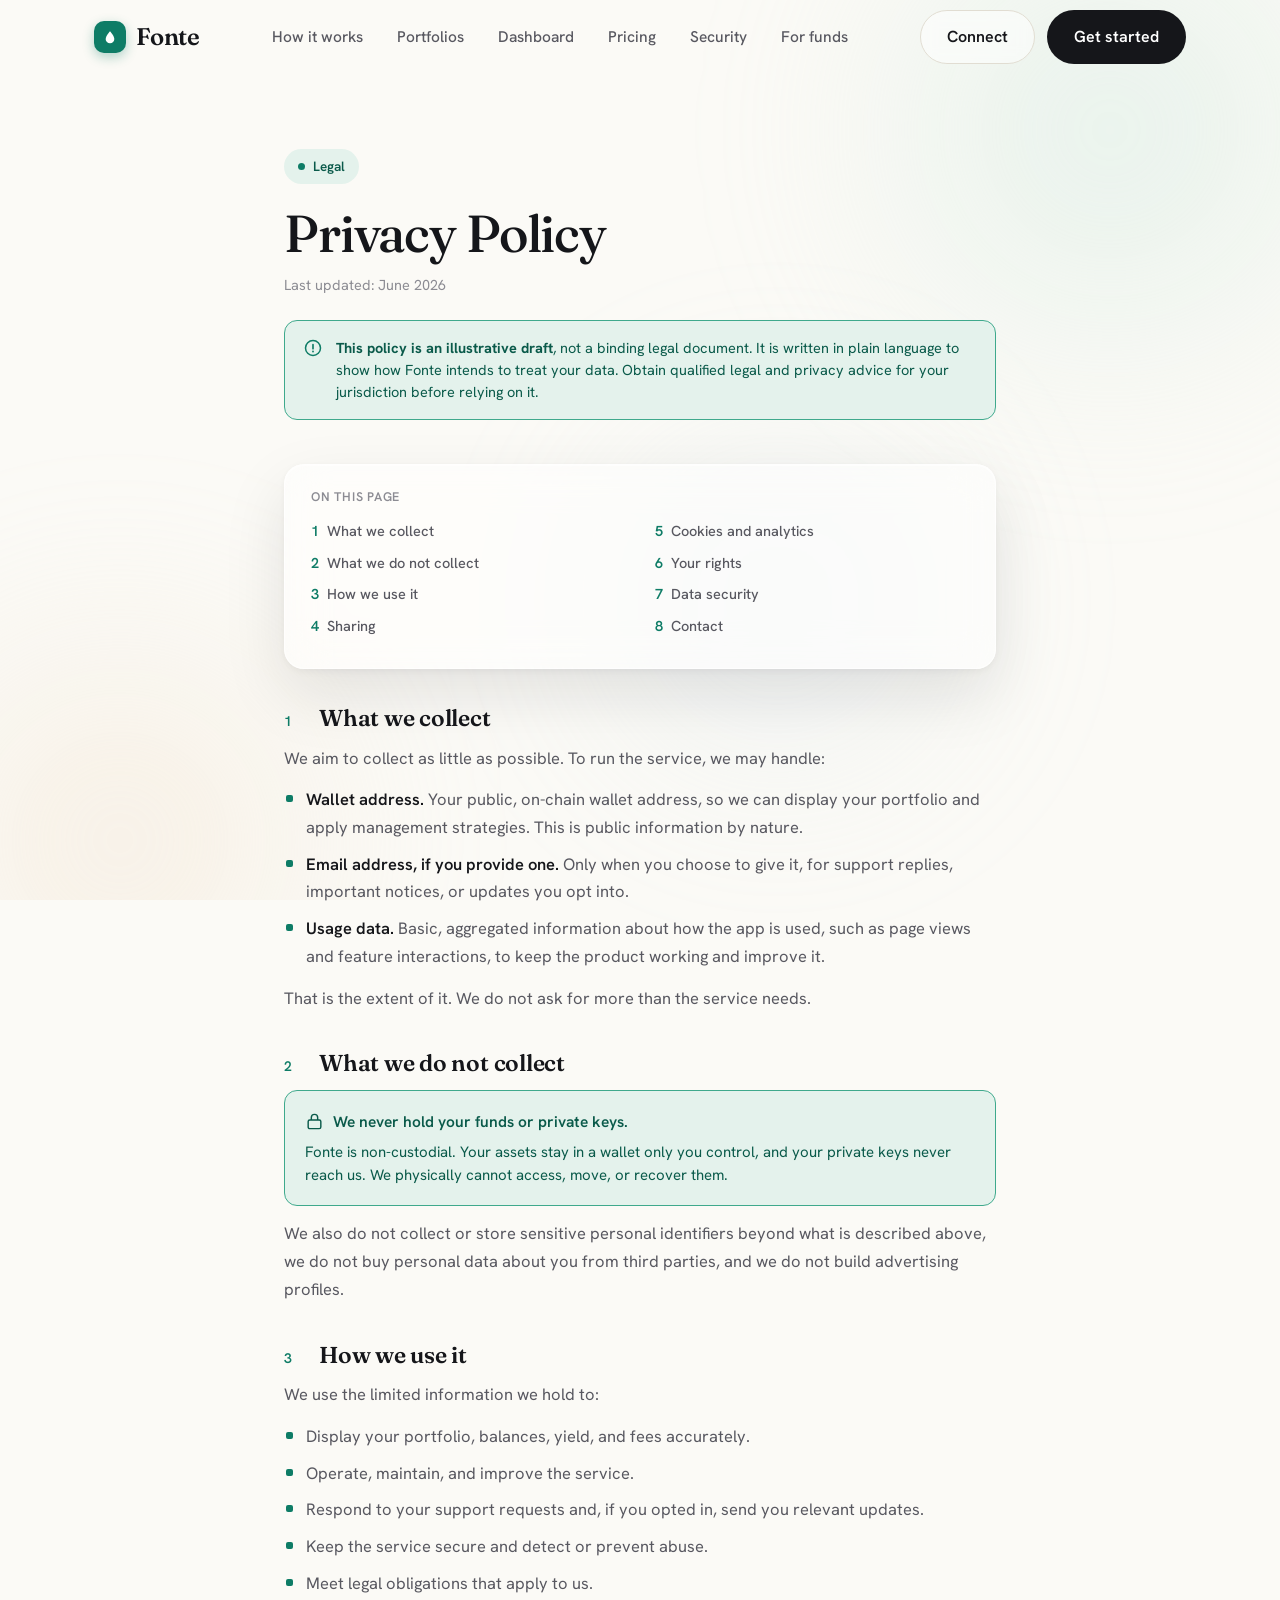
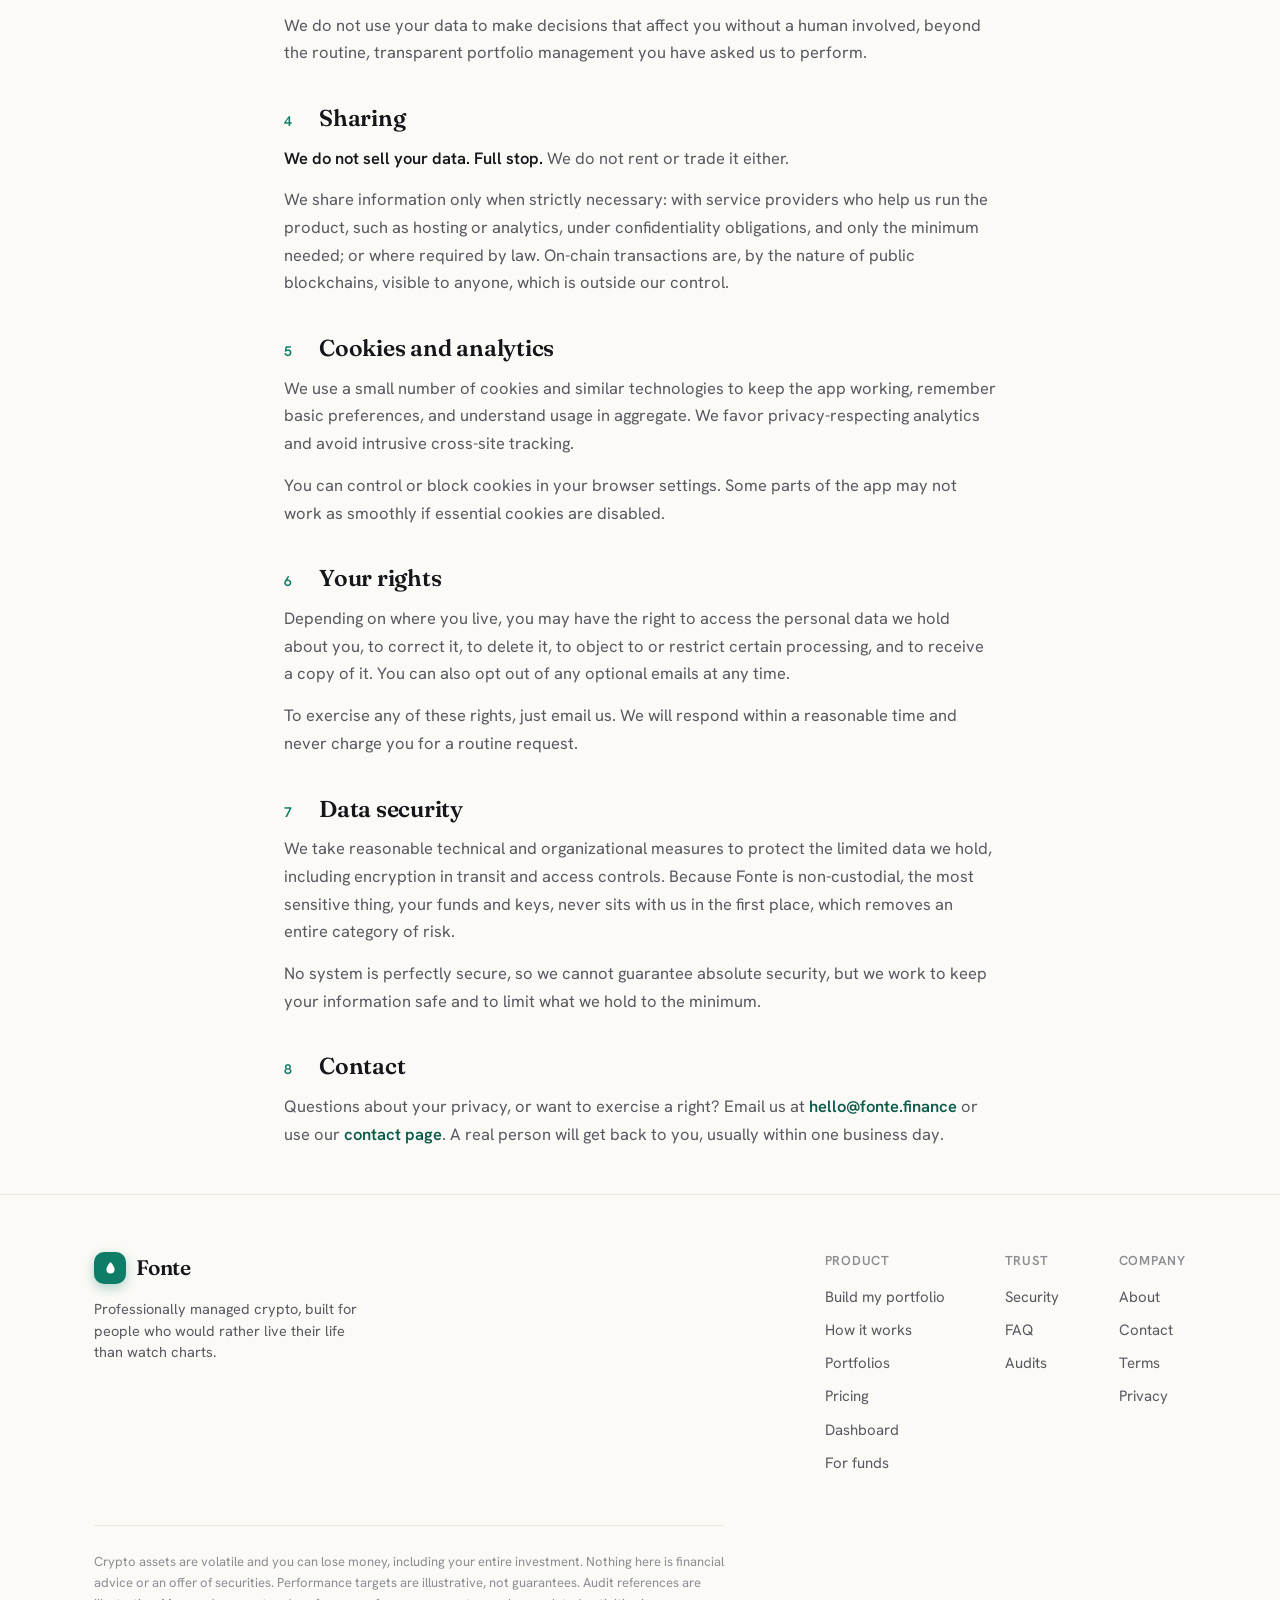
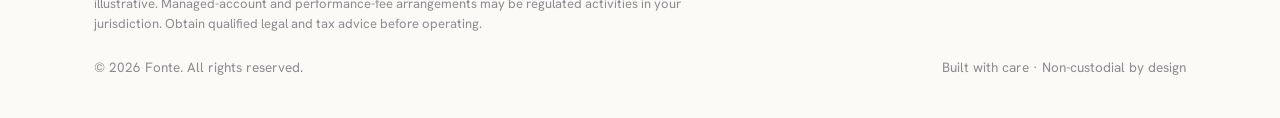
<file: privacy.html>
<!DOCTYPE html>
<html lang="en">
<head>
<meta charset="UTF-8" />
<meta name="viewport" content="width=device-width, initial-scale=1" />
<title>Privacy Policy · Fonte</title>
<meta name="description" content="Fonte Privacy Policy. What little we collect, what we never collect, and how we handle it. We never hold your funds or private keys." />
<link rel="icon" href="data:image/svg+xml,%3Csvg xmlns='http://www.w3.org/2000/svg' viewBox='0 0 32 32'%3E%3Crect width='32' height='32' rx='10' fill='%230E7C66'/%3E%3Cpath d='M16 4.5C16 4.5 7.5 13.5 7.5 20a8.5 8.5 0 0 0 17 0C24.5 13.5 16 4.5 16 4.5Z' fill='white'/%3E%3C/svg%3E" />
<!--OG-->
<meta name="theme-color" content="#0E7C66" />
<link rel="canonical" href="https://fonte.finance/privacy" />
<meta property="og:type" content="website" />
<meta property="og:site_name" content="Fonte" />
<meta property="og:title" content="Privacy Policy · Fonte" />
<meta property="og:description" content="Fonte Privacy Policy. What little we collect, what we never collect, and how we handle it. We never hold your funds or private keys." />
<meta property="og:url" content="https://fonte.finance/privacy" />
<meta property="og:image" content="https://fonte.finance/assets/og.png?v=20260622" />
<meta property="og:image:type" content="image/png" />
<meta property="og:image:width" content="1200" />
<meta property="og:image:height" content="630" />
<meta property="og:image:alt" content="Fonte — Crypto, on autopilot. Professionally managed, non-custodial crypto portfolios." />
<meta name="twitter:card" content="summary_large_image" />
<meta name="twitter:site" content="@fonte" />
<meta name="twitter:title" content="Privacy Policy · Fonte" />
<meta name="twitter:description" content="Fonte Privacy Policy. What little we collect, what we never collect, and how we handle it. We never hold your funds or private keys." />
<meta name="twitter:image" content="https://fonte.finance/assets/og.png?v=20260622" />
<meta name="twitter:image:alt" content="Fonte — Crypto, on autopilot. Professionally managed, non-custodial crypto portfolios." />
<!--/OG-->
<link rel="stylesheet" href="styles.css" />
<style>
  /* ---- nav + footer (copied from index.html inline style so this page is self-contained) ---- */
  footer{border-top:1px solid var(--line);padding:56px 0 40px}
  .foot-grid{display:flex;justify-content:space-between;gap:40px;flex-wrap:wrap;margin-bottom:40px}
  .foot-brand{max-width:280px}
  .foot-brand p{color:var(--ink-2);font-size:14.5px;margin-top:14px;line-height:1.5}
  .foot-cols{display:flex;gap:60px;flex-wrap:wrap}
  .foot-col h5{font-size:13px;text-transform:uppercase;letter-spacing:.06em;color:var(--ink-3);margin-bottom:14px;font-weight:600}
  .foot-col a{display:block;color:var(--ink-2);font-size:15px;margin-bottom:10px;transition:color .15s}
  .foot-col a:hover{color:var(--ink)}
  .foot-legal{border-top:1px solid var(--line);padding-top:26px;color:var(--ink-3);font-size:13px;line-height:1.6;max-width:90ch}
  .foot-bottom{display:flex;justify-content:space-between;align-items:center;gap:20px;margin-top:22px;flex-wrap:wrap;color:var(--ink-3);font-size:13.5px}

  /* ---- legal-document layout ---- */
  .doc-hero{padding:74px 0 14px}
  .doc-hero .wrap{max-width:760px}
  h1.doc-h{font-family:"Fraunces";font-weight:500;font-size:clamp(34px,5vw,52px);line-height:1.04;letter-spacing:-.022em}
  .doc-meta{color:var(--ink-3);font-size:14.5px;margin-top:14px}
  .proto-note{
    display:flex;gap:13px;align-items:flex-start;margin-top:24px;
    background:var(--accent-soft);border:1px solid var(--accent-2);border-radius:var(--radius-sm);padding:16px 18px;
  }
  .proto-note .ic{color:var(--accent);flex-shrink:0;margin-top:1px}
  .proto-note p{color:var(--accent-ink);font-size:14.5px;line-height:1.5;margin:0}
  .proto-note b{font-weight:700}

  .doc{padding:30px 0 8px}
  .doc .wrap{max-width:760px}
  .doc-body{font-size:16.5px;line-height:1.68;color:var(--ink-2)}
  .doc-body section{padding:0;margin:0 0 38px}
  .doc-body h2{
    font-family:"Fraunces";font-weight:600;font-size:23px;color:var(--ink);
    letter-spacing:-.01em;line-height:1.2;margin:0 0 12px;
    display:flex;align-items:baseline;gap:11px;
  }
  .doc-body h2 .n{font-size:14px;font-weight:600;color:var(--accent);font-family:"Hanken Grotesk";min-width:24px}
  .doc-body p{margin:0 0 14px}
  .doc-body p:last-child{margin-bottom:0}
  .doc-body b,.doc-body strong{color:var(--ink);font-weight:600}
  .doc-body ul{list-style:none;margin:6px 0 14px;padding:0}
  .doc-body ul li{position:relative;padding-left:22px;margin-bottom:9px}
  .doc-body ul li::before{content:"";position:absolute;left:2px;top:9px;width:7px;height:7px;border-radius:2px;background:var(--accent)}
  .doc-body a{color:var(--accent-ink);font-weight:600}
  .doc-body a:hover{color:var(--accent)}
  .doc-toc{position:static;z-index:auto;border-radius:var(--radius);padding:22px 26px;margin-bottom:36px}
  .doc-toc h3{font-size:12.5px;text-transform:uppercase;letter-spacing:.06em;color:var(--ink-3);font-weight:600;margin-bottom:14px}
  .doc-toc ol{list-style:none;margin:0;padding:0;columns:2;column-gap:30px}
  @media(max-width:620px){.doc-toc ol{columns:1}}
  .doc-toc li{margin-bottom:9px;font-size:14.5px;break-inside:avoid}
  .doc-toc a{color:var(--ink-2);font-weight:500}
  .doc-toc a:hover{color:var(--accent)}
  .doc-toc a .num{color:var(--accent);font-weight:600;margin-right:8px}

  /* never-collect highlight */
  .never-card{border-radius:var(--radius-sm);padding:18px 20px;margin:4px 0 14px;background:var(--accent-soft);border:1px solid var(--accent-2)}
  .never-card .nt{display:flex;align-items:center;gap:9px;font-weight:600;color:var(--accent-ink);font-size:15.5px;margin-bottom:6px}
  .never-card p{color:var(--accent-ink);font-size:15px;line-height:1.55;margin:0}
</style>
</head>
<body>
<div class="bg-orbs"></div><div class="orb-3"></div>

<!-- NAV -->
<nav id="nav">
  <div class="wrap nav-in">
    <a class="logo" href="index.html" aria-label="Fonte home"><span class="mark" aria-hidden="true"><svg width="16" height="16" viewBox="0 0 24 24" fill="none"><path d="M12 3.2C12 3.2 5.5 10.3 5.5 15a6.5 6.5 0 0 0 13 0C18.5 10.3 12 3.2 12 3.2Z" fill="#fff"/></svg></span> Fonte</a>
    <div class="nav-links">
      <a href="index.html#how">How it works</a>
      <a href="index.html#profiles">Portfolios</a>
      <a href="index.html#dash">Dashboard</a>
      <a href="index.html#fees">Pricing</a>
      <a href="index.html#safe">Security</a>
      <a href="business.html">For funds</a>
    </div>
    <div class="nav-cta">
      <a href="https://app.fonte.finance/?connect=1" class="btn btn-ghost">Connect</a>
      <a href="https://app.fonte.finance/onboarding" class="btn btn-ink">Get started</a>
    </div>
  </div>
</nav>

<!-- HERO -->
<header class="doc-hero">
  <div class="wrap reveal in">
    <span class="eyebrow"><span class="dot"></span> Legal</span>
    <h1 class="doc-h serif">Privacy Policy</h1>
    <div class="doc-meta">Last updated: June 2026</div>
    <div class="proto-note">
      <span class="ic"><svg width="20" height="20" viewBox="0 0 24 24" fill="none"><circle cx="12" cy="12" r="9" stroke="currentColor" stroke-width="1.8"/><path d="M12 8v5" stroke="currentColor" stroke-width="2" stroke-linecap="round"/><circle cx="12" cy="16.2" r="1.1" fill="currentColor"/></svg></span>
      <p><b>This policy is an illustrative draft</b>, not a binding legal document. It is written in plain language to show how Fonte intends to treat your data. Obtain qualified legal and privacy advice for your jurisdiction before relying on it.</p>
    </div>
  </div>
</header>

<!-- BODY -->
<section class="doc">
  <div class="wrap reveal">
    <nav class="doc-toc glass" aria-label="Contents">
      <h3>On this page</h3>
      <ol>
        <li><a href="#collect"><span class="num">1</span>What we collect</a></li>
        <li><a href="#never"><span class="num">2</span>What we do not collect</a></li>
        <li><a href="#use"><span class="num">3</span>How we use it</a></li>
        <li><a href="#sharing"><span class="num">4</span>Sharing</a></li>
        <li><a href="#cookies"><span class="num">5</span>Cookies and analytics</a></li>
        <li><a href="#rights"><span class="num">6</span>Your rights</a></li>
        <li><a href="#security"><span class="num">7</span>Data security</a></li>
        <li><a href="#contact"><span class="num">8</span>Contact</a></li>
      </ol>
    </nav>

    <div class="doc-body">
      <section id="collect">
        <h2><span class="n">1</span> What we collect</h2>
        <p>We aim to collect as little as possible. To run the service, we may handle:</p>
        <ul>
          <li><b>Wallet address.</b> Your public, on-chain wallet address, so we can display your portfolio and apply management strategies. This is public information by nature.</li>
          <li><b>Email address, if you provide one.</b> Only when you choose to give it, for support replies, important notices, or updates you opt into.</li>
          <li><b>Usage data.</b> Basic, aggregated information about how the app is used, such as page views and feature interactions, to keep the product working and improve it.</li>
        </ul>
        <p>That is the extent of it. We do not ask for more than the service needs.</p>
      </section>

      <section id="never">
        <h2><span class="n">2</span> What we do not collect</h2>
        <div class="never-card">
          <div class="nt"><svg width="19" height="19" viewBox="0 0 24 24" fill="none"><rect x="4" y="10" width="16" height="11" rx="2" stroke="currentColor" stroke-width="1.8"/><path d="M8 10V7a4 4 0 018 0v3" stroke="currentColor" stroke-width="1.8"/></svg> We never hold your funds or private keys.</div>
          <p>Fonte is non-custodial. Your assets stay in a wallet only you control, and your private keys never reach us. We physically cannot access, move, or recover them.</p>
        </div>
        <p>We also do not collect or store sensitive personal identifiers beyond what is described above, we do not buy personal data about you from third parties, and we do not build advertising profiles.</p>
      </section>

      <section id="use">
        <h2><span class="n">3</span> How we use it</h2>
        <p>We use the limited information we hold to:</p>
        <ul>
          <li>Display your portfolio, balances, yield, and fees accurately.</li>
          <li>Operate, maintain, and improve the service.</li>
          <li>Respond to your support requests and, if you opted in, send you relevant updates.</li>
          <li>Keep the service secure and detect or prevent abuse.</li>
          <li>Meet legal obligations that apply to us.</li>
        </ul>
        <p>We do not use your data to make decisions that affect you without a human involved, beyond the routine, transparent portfolio management you have asked us to perform.</p>
      </section>

      <section id="sharing">
        <h2><span class="n">4</span> Sharing</h2>
        <p><b>We do not sell your data. Full stop.</b> We do not rent or trade it either.</p>
        <p>We share information only when strictly necessary: with service providers who help us run the product, such as hosting or analytics, under confidentiality obligations, and only the minimum needed; or where required by law. On-chain transactions are, by the nature of public blockchains, visible to anyone, which is outside our control.</p>
      </section>

      <section id="cookies">
        <h2><span class="n">5</span> Cookies and analytics</h2>
        <p>We use a small number of cookies and similar technologies to keep the app working, remember basic preferences, and understand usage in aggregate. We favor privacy-respecting analytics and avoid intrusive cross-site tracking.</p>
        <p>You can control or block cookies in your browser settings. Some parts of the app may not work as smoothly if essential cookies are disabled.</p>
      </section>

      <section id="rights">
        <h2><span class="n">6</span> Your rights</h2>
        <p>Depending on where you live, you may have the right to access the personal data we hold about you, to correct it, to delete it, to object to or restrict certain processing, and to receive a copy of it. You can also opt out of any optional emails at any time.</p>
        <p>To exercise any of these rights, just email us. We will respond within a reasonable time and never charge you for a routine request.</p>
      </section>

      <section id="security">
        <h2><span class="n">7</span> Data security</h2>
        <p>We take reasonable technical and organizational measures to protect the limited data we hold, including encryption in transit and access controls. Because Fonte is non-custodial, the most sensitive thing, your funds and keys, never sits with us in the first place, which removes an entire category of risk.</p>
        <p>No system is perfectly secure, so we cannot guarantee absolute security, but we work to keep your information safe and to limit what we hold to the minimum.</p>
      </section>

      <section id="contact">
        <h2><span class="n">8</span> Contact</h2>
        <p>Questions about your privacy, or want to exercise a right? Email us at <a href="mailto:hello@fonte.finance">hello@fonte.finance</a> or use our <a href="contact.html">contact page</a>. A real person will get back to you, usually within one business day.</p>
      </section>
    </div>
  </div>
</section>

<!-- FOOTER -->
<footer>
  <div class="wrap">
    <div class="foot-grid">
      <div class="foot-brand">
        <a class="logo" href="index.html" style="font-size:21px"><span class="mark" aria-hidden="true"><svg width="15" height="15" viewBox="0 0 24 24" fill="none"><path d="M12 3.2C12 3.2 5.5 10.3 5.5 15a6.5 6.5 0 0 0 13 0C18.5 10.3 12 3.2 12 3.2Z" fill="#fff"/></svg></span> Fonte</a>
        <p>Professionally managed crypto, built for people who would rather live their life than watch charts.</p>
      </div>
      <div class="foot-cols">
        <div class="foot-col"><h5>Product</h5><a href="https://app.fonte.finance/onboarding">Build my portfolio</a><a href="index.html#how">How it works</a><a href="index.html#profiles">Portfolios</a><a href="index.html#fees">Pricing</a><a href="index.html#dash">Dashboard</a><a href="business.html">For funds</a></div>
        <div class="foot-col"><h5>Trust</h5><a href="index.html#safe">Security</a><a href="index.html#faq">FAQ</a><a href="index.html#safe">Audits</a></div>
        <div class="foot-col"><h5>Company</h5><a href="about.html">About</a><a href="contact.html">Contact</a><a href="terms.html">Terms</a><a href="privacy.html">Privacy</a></div>
      </div>
    </div>
    <div class="foot-legal">Crypto assets are volatile and you can lose money, including your entire investment. Nothing here is financial advice or an offer of securities. Performance targets are illustrative, not guarantees. Audit references are illustrative. Managed-account and performance-fee arrangements may be regulated activities in your jurisdiction. Obtain qualified legal and tax advice before operating.</div>
    <div class="foot-bottom"><span>&copy; 2026 Fonte. All rights reserved.</span><span>Built with care · Non-custodial by design</span></div>
  </div>
</footer>

<script>
  const nav=document.getElementById('nav');
  addEventListener('scroll',()=>nav.classList.toggle('scrolled',scrollY>8),{passive:true});
  const io=new IntersectionObserver((es)=>{es.forEach(e=>{if(e.isIntersecting){e.target.classList.add('in');io.unobserve(e.target)}})},{threshold:.12});
  document.querySelectorAll('.reveal').forEach(el=>io.observe(el));
</script>
</body>
</html>
</file>
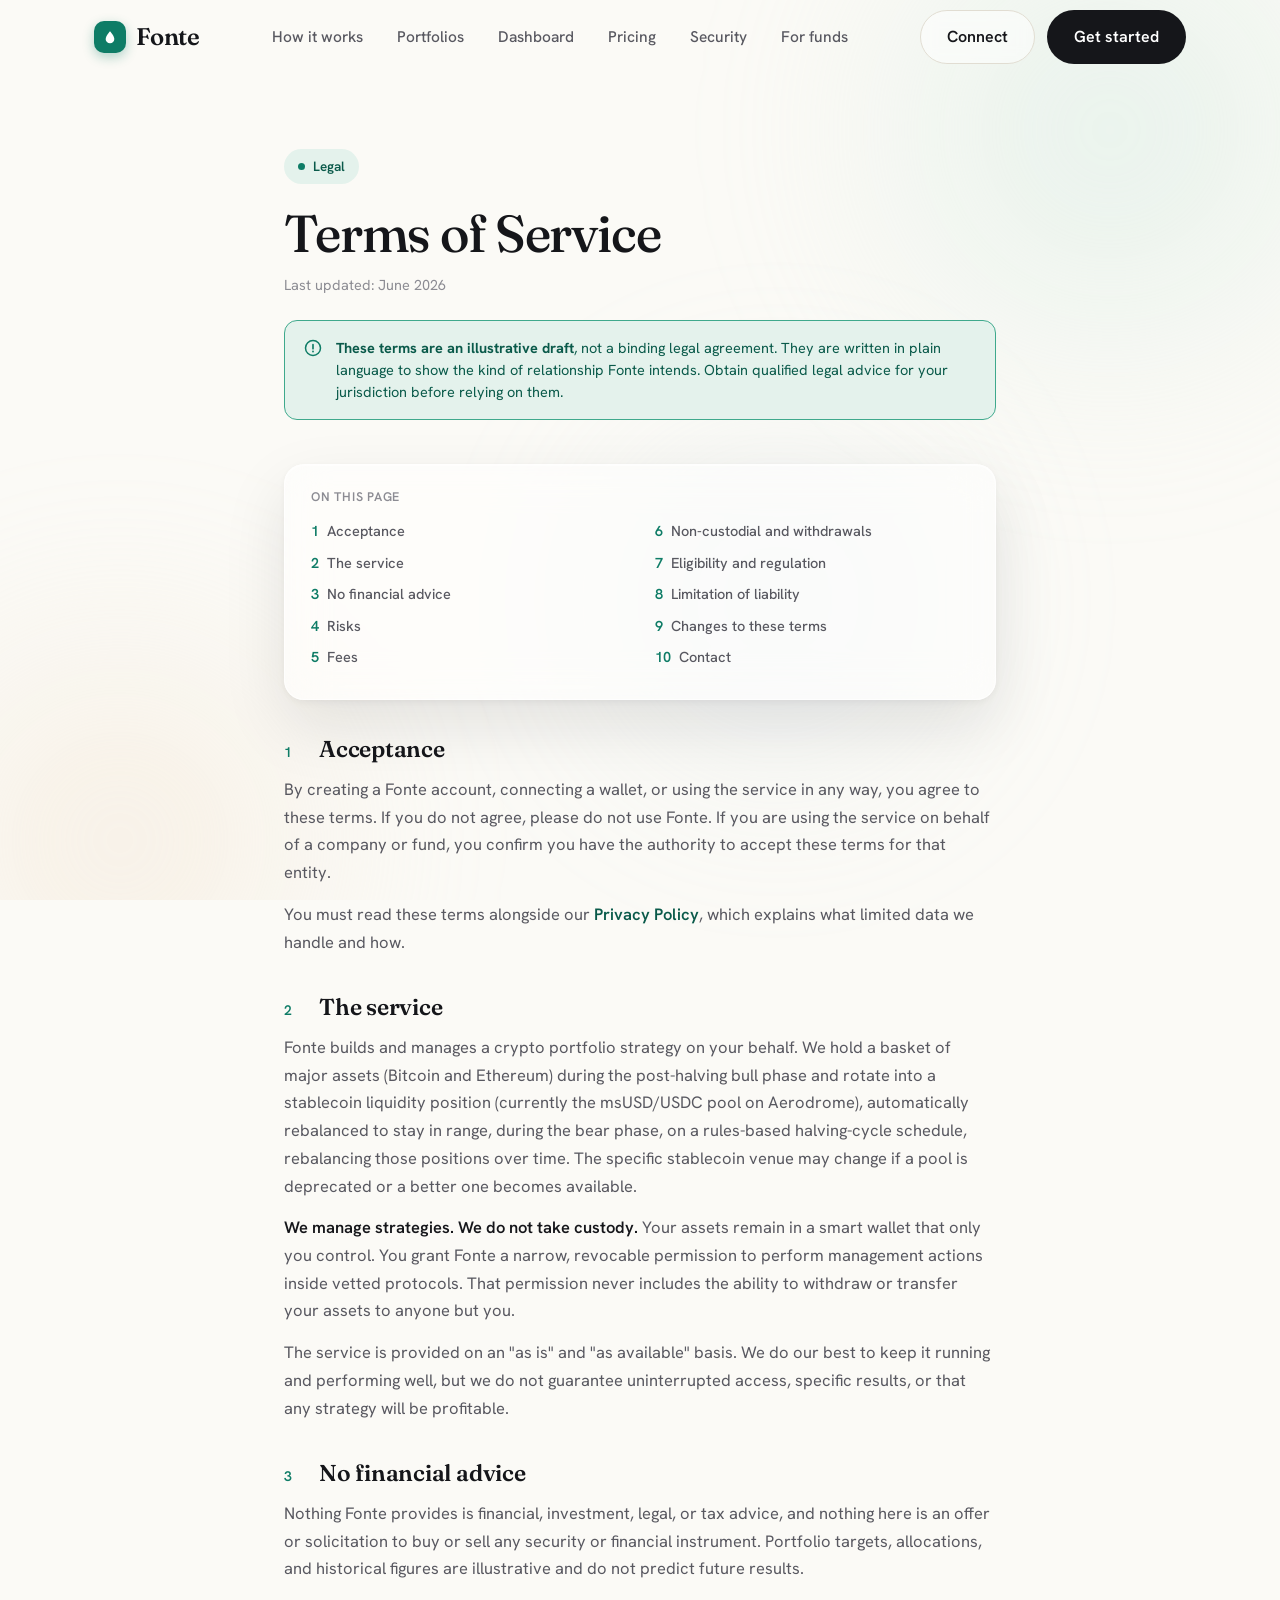
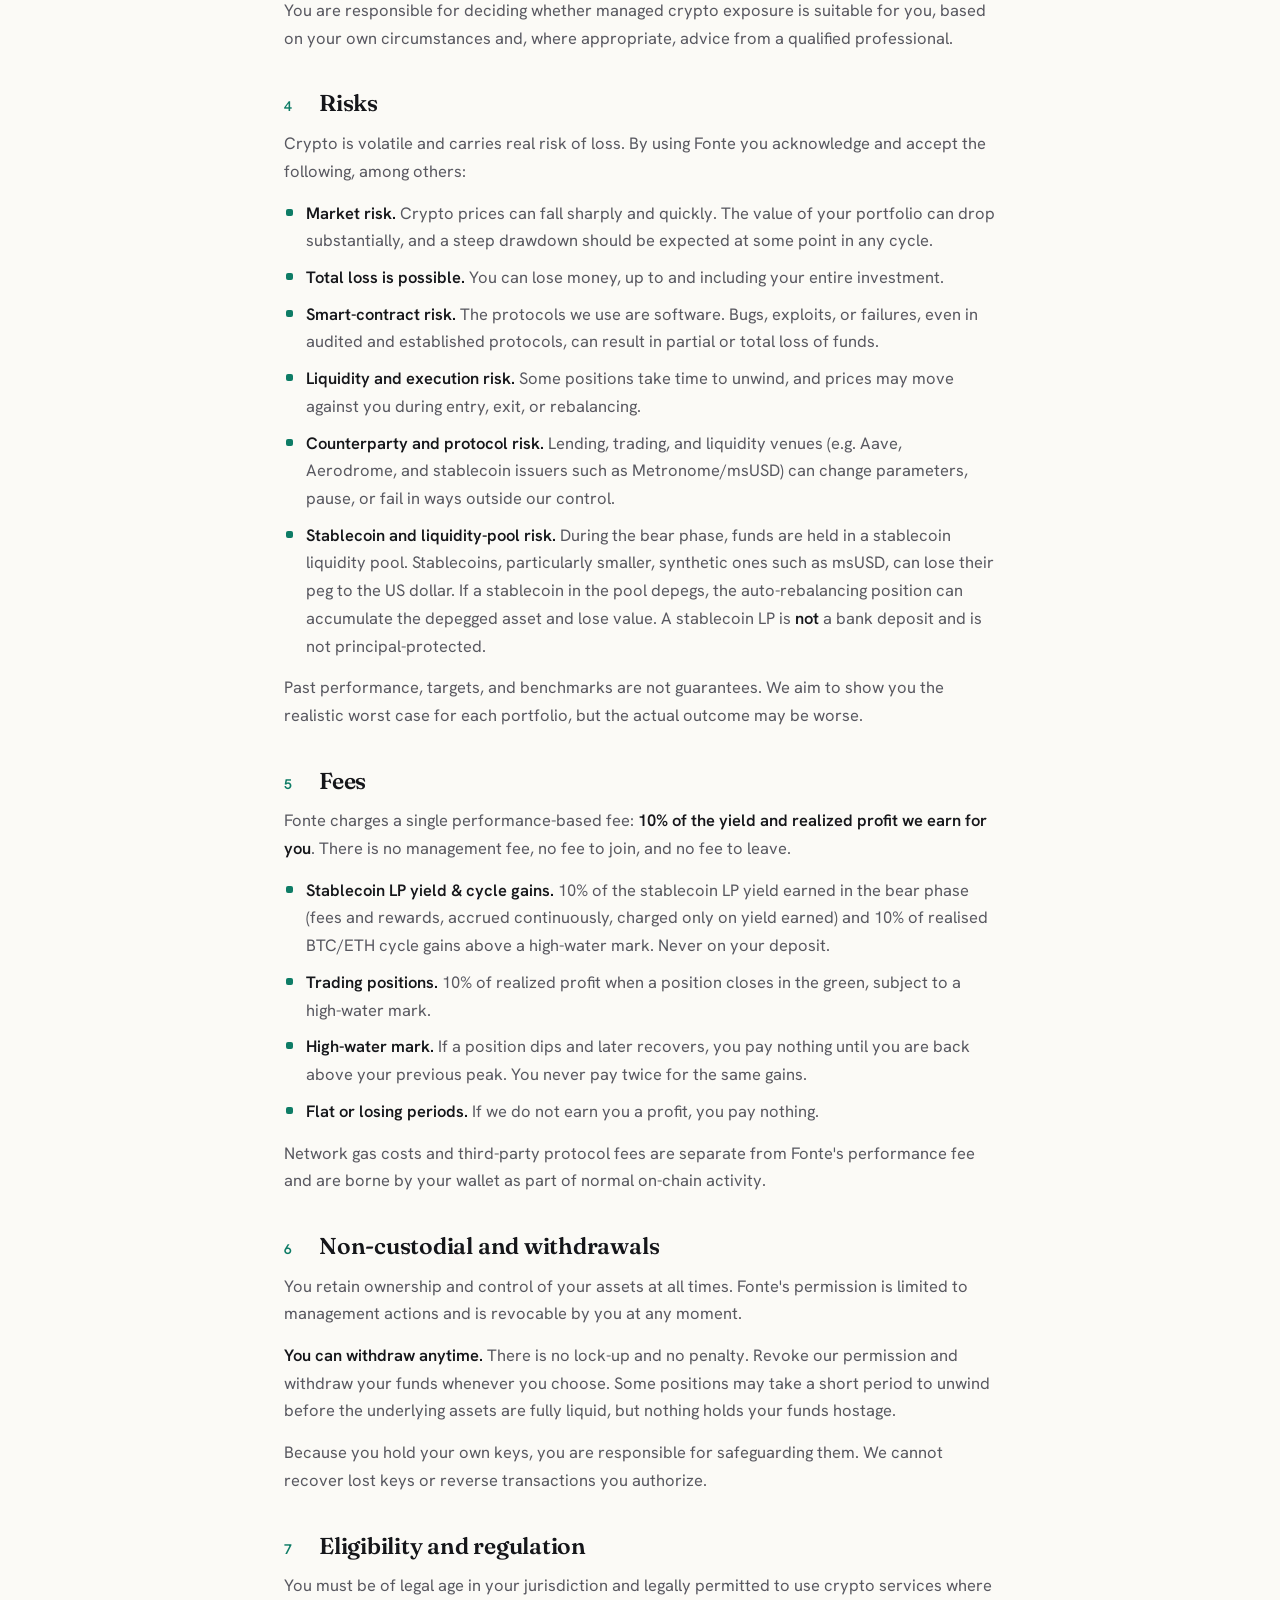
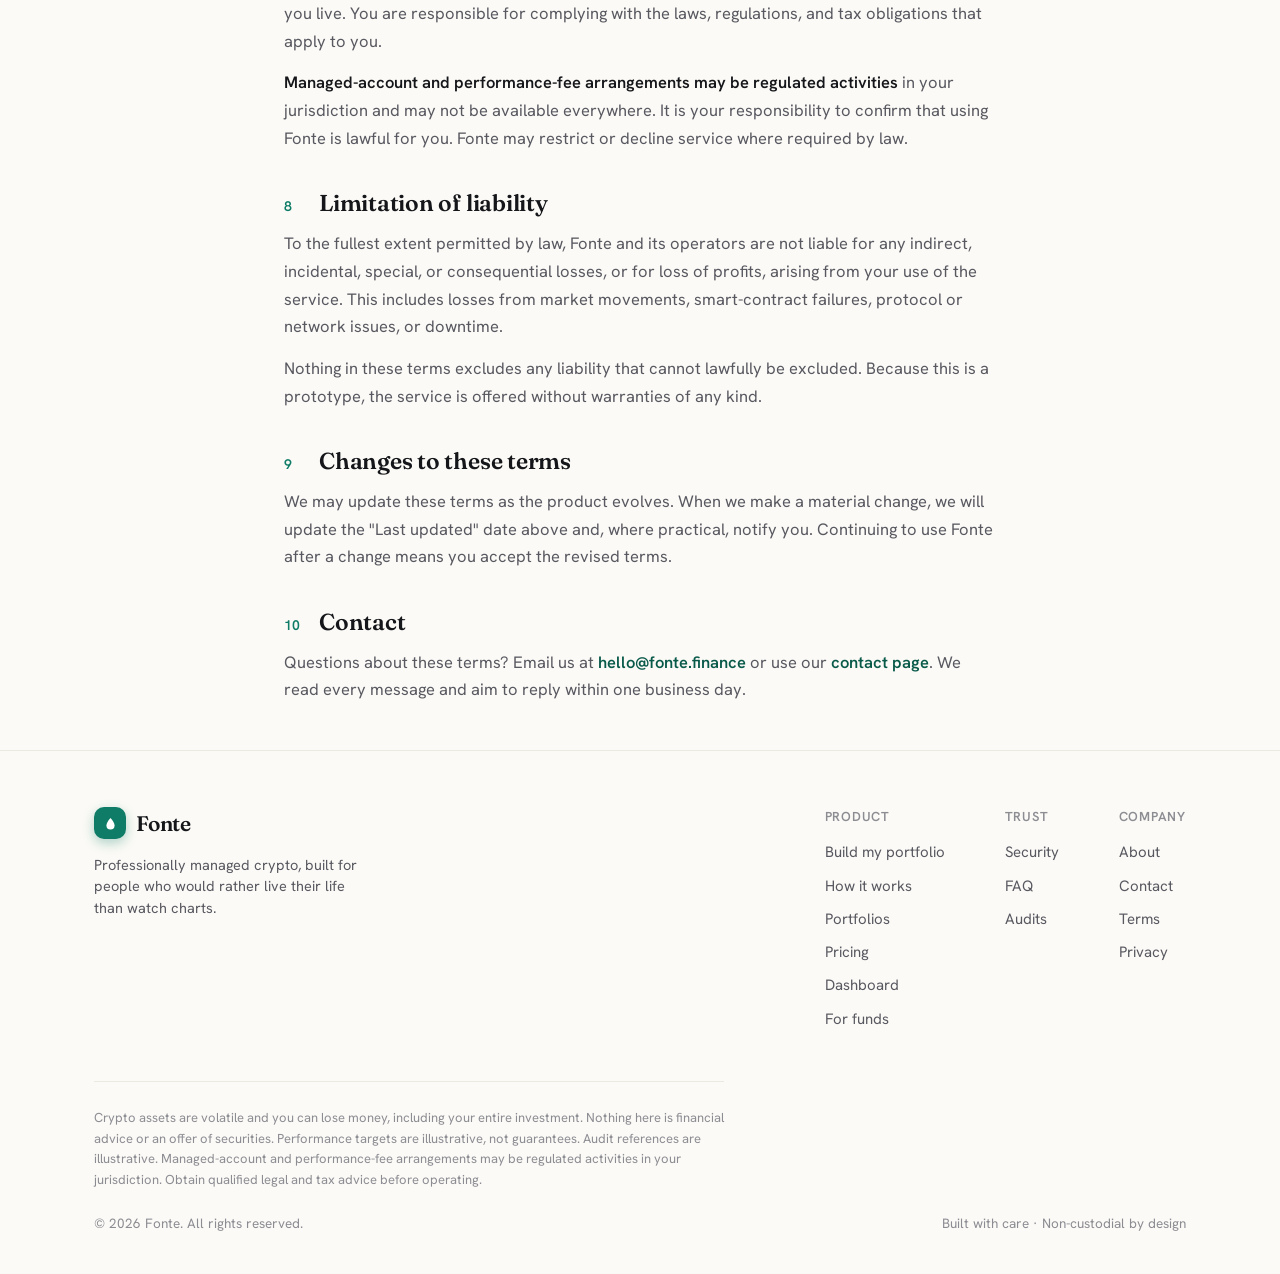
<file: terms.html>
<!DOCTYPE html>
<html lang="en">
<head>
<meta charset="UTF-8" />
<meta name="viewport" content="width=device-width, initial-scale=1" />
<title>Terms of Service · Fonte</title>
<meta name="description" content="Fonte Terms of Service. A plain-language agreement covering our non-custodial managed service, fees, risks, and your responsibilities." />
<link rel="icon" href="data:image/svg+xml,%3Csvg xmlns='http://www.w3.org/2000/svg' viewBox='0 0 32 32'%3E%3Crect width='32' height='32' rx='10' fill='%230E7C66'/%3E%3Cpath d='M16 4.5C16 4.5 7.5 13.5 7.5 20a8.5 8.5 0 0 0 17 0C24.5 13.5 16 4.5 16 4.5Z' fill='white'/%3E%3C/svg%3E" />
<!--OG-->
<meta name="theme-color" content="#0E7C66" />
<link rel="canonical" href="https://fonte.finance/terms" />
<meta property="og:type" content="website" />
<meta property="og:site_name" content="Fonte" />
<meta property="og:title" content="Terms of Service · Fonte" />
<meta property="og:description" content="Fonte Terms of Service. A plain-language agreement covering our non-custodial managed service, fees, risks, and your responsibilities." />
<meta property="og:url" content="https://fonte.finance/terms" />
<meta property="og:image" content="https://fonte.finance/assets/og.png?v=20260622" />
<meta property="og:image:type" content="image/png" />
<meta property="og:image:width" content="1200" />
<meta property="og:image:height" content="630" />
<meta property="og:image:alt" content="Fonte. Crypto, on autopilot. Professionally managed, non-custodial crypto portfolios." />
<meta name="twitter:card" content="summary_large_image" />
<meta name="twitter:site" content="@fonte" />
<meta name="twitter:title" content="Terms of Service · Fonte" />
<meta name="twitter:description" content="Fonte Terms of Service. A plain-language agreement covering our non-custodial managed service, fees, risks, and your responsibilities." />
<meta name="twitter:image" content="https://fonte.finance/assets/og.png?v=20260622" />
<meta name="twitter:image:alt" content="Fonte. Crypto, on autopilot. Professionally managed, non-custodial crypto portfolios." />
<!--/OG-->
<link rel="stylesheet" href="styles.css" />
<style>
  /* ---- nav + footer (copied from index.html inline style so this page is self-contained) ---- */
  footer{border-top:1px solid var(--line);padding:56px 0 40px}
  .foot-grid{display:flex;justify-content:space-between;gap:40px;flex-wrap:wrap;margin-bottom:40px}
  .foot-brand{max-width:280px}
  .foot-brand p{color:var(--ink-2);font-size:14.5px;margin-top:14px;line-height:1.5}
  .foot-cols{display:flex;gap:60px;flex-wrap:wrap}
  .foot-col h5{font-size:13px;text-transform:uppercase;letter-spacing:.06em;color:var(--ink-3);margin-bottom:14px;font-weight:600}
  .foot-col a{display:block;color:var(--ink-2);font-size:15px;margin-bottom:10px;transition:color .15s}
  .foot-col a:hover{color:var(--ink)}
  .foot-legal{border-top:1px solid var(--line);padding-top:26px;color:var(--ink-3);font-size:13px;line-height:1.6;max-width:90ch}
  .foot-bottom{display:flex;justify-content:space-between;align-items:center;gap:20px;margin-top:22px;flex-wrap:wrap;color:var(--ink-3);font-size:13.5px}

  /* ---- legal-document layout ---- */
  .doc-hero{padding:74px 0 14px}
  .doc-hero .wrap{max-width:760px}
  h1.doc-h{font-family:"Fraunces";font-weight:500;font-size:clamp(34px,5vw,52px);line-height:1.04;letter-spacing:-.022em}
  .doc-meta{color:var(--ink-3);font-size:14.5px;margin-top:14px}
  .proto-note{
    display:flex;gap:13px;align-items:flex-start;margin-top:24px;
    background:var(--accent-soft);border:1px solid var(--accent-2);border-radius:var(--radius-sm);padding:16px 18px;
  }
  .proto-note .ic{color:var(--accent);flex-shrink:0;margin-top:1px}
  .proto-note p{color:var(--accent-ink);font-size:14.5px;line-height:1.5;margin:0}
  .proto-note b{font-weight:700}

  .doc{padding:30px 0 8px}
  .doc .wrap{max-width:760px}
  .doc-body{font-size:16.5px;line-height:1.68;color:var(--ink-2)}
  .doc-body section{padding:0;margin:0 0 38px}
  .doc-body h2{
    font-family:"Fraunces";font-weight:600;font-size:23px;color:var(--ink);
    letter-spacing:-.01em;line-height:1.2;margin:0 0 12px;
    display:flex;align-items:baseline;gap:11px;
  }
  .doc-body h2 .n{font-size:14px;font-weight:600;color:var(--accent);font-family:"Hanken Grotesk";min-width:24px}
  .doc-body p{margin:0 0 14px}
  .doc-body p:last-child{margin-bottom:0}
  .doc-body b,.doc-body strong{color:var(--ink);font-weight:600}
  .doc-body ul{list-style:none;margin:6px 0 14px;padding:0}
  .doc-body ul li{position:relative;padding-left:22px;margin-bottom:9px}
  .doc-body ul li::before{content:"";position:absolute;left:2px;top:9px;width:7px;height:7px;border-radius:2px;background:var(--accent)}
  .doc-body a{color:var(--accent-ink);font-weight:600}
  .doc-body a:hover{color:var(--accent)}
  .doc-toc{position:static;z-index:auto;border-radius:var(--radius);padding:22px 26px;margin-bottom:36px}
  .doc-toc h3{font-size:12.5px;text-transform:uppercase;letter-spacing:.06em;color:var(--ink-3);font-weight:600;margin-bottom:14px}
  .doc-toc ol{list-style:none;margin:0;padding:0;columns:2;column-gap:30px}
  @media(max-width:620px){.doc-toc ol{columns:1}}
  .doc-toc li{margin-bottom:9px;font-size:14.5px;break-inside:avoid}
  .doc-toc a{color:var(--ink-2);font-weight:500}
  .doc-toc a:hover{color:var(--accent)}
  .doc-toc a .num{color:var(--accent);font-weight:600;margin-right:8px}
</style>
</head>
<body>
<div class="bg-orbs"></div><div class="orb-3"></div>

<!-- NAV -->
<nav id="nav">
  <div class="wrap nav-in">
    <a class="logo" href="index.html" aria-label="Fonte home"><span class="mark" aria-hidden="true"><svg width="16" height="16" viewBox="0 0 24 24" fill="none"><path d="M12 3.2C12 3.2 5.5 10.3 5.5 15a6.5 6.5 0 0 0 13 0C18.5 10.3 12 3.2 12 3.2Z" fill="#fff"/></svg></span> Fonte</a>
    <div class="nav-links">
      <a href="index.html#how">How it works</a>
      <a href="index.html#profiles">Portfolios</a>
      <a href="index.html#dash">Dashboard</a>
      <a href="index.html#fees">Pricing</a>
      <a href="index.html#safe">Security</a>
      <a href="business.html">For funds</a>
    </div>
    <div class="nav-cta">
      <a href="https://app.fonte.finance/?connect=1" class="btn btn-ghost">Connect</a>
      <a href="https://app.fonte.finance/onboarding" class="btn btn-ink">Get started</a>
    </div>
  </div>
</nav>

<!-- HERO -->
<header class="doc-hero">
  <div class="wrap reveal in">
    <span class="eyebrow"><span class="dot"></span> Legal</span>
    <h1 class="doc-h serif">Terms of Service</h1>
    <div class="doc-meta">Last updated: June 2026</div>
    <div class="proto-note">
      <span class="ic"><svg width="20" height="20" viewBox="0 0 24 24" fill="none"><circle cx="12" cy="12" r="9" stroke="currentColor" stroke-width="1.8"/><path d="M12 8v5" stroke="currentColor" stroke-width="2" stroke-linecap="round"/><circle cx="12" cy="16.2" r="1.1" fill="currentColor"/></svg></span>
      <p><b>These terms are an illustrative draft</b>, not a binding legal agreement. They are written in plain language to show the kind of relationship Fonte intends. Obtain qualified legal advice for your jurisdiction before relying on them.</p>
    </div>
  </div>
</header>

<!-- BODY -->
<section class="doc">
  <div class="wrap reveal">
    <nav class="doc-toc glass" aria-label="Contents">
      <h3>On this page</h3>
      <ol>
        <li><a href="#acceptance"><span class="num">1</span>Acceptance</a></li>
        <li><a href="#service"><span class="num">2</span>The service</a></li>
        <li><a href="#advice"><span class="num">3</span>No financial advice</a></li>
        <li><a href="#risks"><span class="num">4</span>Risks</a></li>
        <li><a href="#fees"><span class="num">5</span>Fees</a></li>
        <li><a href="#custody"><span class="num">6</span>Non-custodial and withdrawals</a></li>
        <li><a href="#eligibility"><span class="num">7</span>Eligibility and regulation</a></li>
        <li><a href="#liability"><span class="num">8</span>Limitation of liability</a></li>
        <li><a href="#changes"><span class="num">9</span>Changes to these terms</a></li>
        <li><a href="#contact"><span class="num">10</span>Contact</a></li>
      </ol>
    </nav>

    <div class="doc-body">
      <section id="acceptance">
        <h2><span class="n">1</span> Acceptance</h2>
        <p>By creating a Fonte account, connecting a wallet, or using the service in any way, you agree to these terms. If you do not agree, please do not use Fonte. If you are using the service on behalf of a company or fund, you confirm you have the authority to accept these terms for that entity.</p>
        <p>You must read these terms alongside our <a href="privacy.html">Privacy Policy</a>, which explains what limited data we handle and how.</p>
      </section>

      <section id="service">
        <h2><span class="n">2</span> The service</h2>
        <p>Fonte builds and manages a crypto portfolio strategy on your behalf. We hold a basket of major assets (Bitcoin and Ethereum) during the post-halving bull phase and rotate into a stablecoin liquidity position (currently the msUSD/USDC pool on Aerodrome), automatically rebalanced to stay in range, during the bear phase, on a rules-based halving-cycle schedule, rebalancing those positions over time. The specific stablecoin venue may change if a pool is deprecated or a better one becomes available.</p>
        <p><b>We manage strategies. We do not take custody.</b> Your assets remain in a smart wallet that only you control. You grant Fonte a narrow, revocable permission to perform management actions inside vetted protocols. That permission never includes the ability to withdraw or transfer your assets to anyone but you.</p>
        <p>The service is provided on an "as is" and "as available" basis. We do our best to keep it running and performing well, but we do not guarantee uninterrupted access, specific results, or that any strategy will be profitable.</p>
      </section>

      <section id="advice">
        <h2><span class="n">3</span> No financial advice</h2>
        <p>Nothing Fonte provides is financial, investment, legal, or tax advice, and nothing here is an offer or solicitation to buy or sell any security or financial instrument. Portfolio targets, allocations, and historical figures are illustrative and do not predict future results.</p>
        <p>You are responsible for deciding whether managed crypto exposure is suitable for you, based on your own circumstances and, where appropriate, advice from a qualified professional.</p>
      </section>

      <section id="risks">
        <h2><span class="n">4</span> Risks</h2>
        <p>Crypto is volatile and carries real risk of loss. By using Fonte you acknowledge and accept the following, among others:</p>
        <ul>
          <li><b>Market risk.</b> Crypto prices can fall sharply and quickly. The value of your portfolio can drop substantially, and a steep drawdown should be expected at some point in any cycle.</li>
          <li><b>Total loss is possible.</b> You can lose money, up to and including your entire investment.</li>
          <li><b>Smart-contract risk.</b> The protocols we use are software. Bugs, exploits, or failures, even in audited and established protocols, can result in partial or total loss of funds.</li>
          <li><b>Liquidity and execution risk.</b> Some positions take time to unwind, and prices may move against you during entry, exit, or rebalancing.</li>
          <li><b>Counterparty and protocol risk.</b> Lending, trading, and liquidity venues (e.g. Aave, Aerodrome, and stablecoin issuers such as Metronome/msUSD) can change parameters, pause, or fail in ways outside our control.</li>
          <li><b>Stablecoin and liquidity-pool risk.</b> During the bear phase, funds are held in a stablecoin liquidity pool. Stablecoins, particularly smaller, synthetic ones such as msUSD, can lose their peg to the US dollar. If a stablecoin in the pool depegs, the auto-rebalancing position can accumulate the depegged asset and lose value. A stablecoin LP is <b>not</b> a bank deposit and is not principal-protected.</li>
        </ul>
        <p>Past performance, targets, and benchmarks are not guarantees. We aim to show you the realistic worst case for each portfolio, but the actual outcome may be worse.</p>
      </section>

      <section id="fees">
        <h2><span class="n">5</span> Fees</h2>
        <p>Fonte charges a single performance-based fee: <b>10% of the yield and realized profit we earn for you</b>. There is no management fee, no fee to join, and no fee to leave.</p>
        <ul>
          <li><b>Stablecoin LP yield &amp; cycle gains.</b> 10% of the stablecoin LP yield earned in the bear phase (fees and rewards, accrued continuously, charged only on yield earned) and 10% of realised BTC/ETH cycle gains above a high-water mark. Never on your deposit.</li>
          <li><b>Trading positions.</b> 10% of realized profit when a position closes in the green, subject to a high-water mark.</li>
          <li><b>High-water mark.</b> If a position dips and later recovers, you pay nothing until you are back above your previous peak. You never pay twice for the same gains.</li>
          <li><b>Flat or losing periods.</b> If we do not earn you a profit, you pay nothing.</li>
        </ul>
        <p>Network gas costs and third-party protocol fees are separate from Fonte's performance fee and are borne by your wallet as part of normal on-chain activity.</p>
      </section>

      <section id="custody">
        <h2><span class="n">6</span> Non-custodial and withdrawals</h2>
        <p>You retain ownership and control of your assets at all times. Fonte's permission is limited to management actions and is revocable by you at any moment.</p>
        <p><b>You can withdraw anytime.</b> There is no lock-up and no penalty. Revoke our permission and withdraw your funds whenever you choose. Some positions may take a short period to unwind before the underlying assets are fully liquid, but nothing holds your funds hostage.</p>
        <p>Because you hold your own keys, you are responsible for safeguarding them. We cannot recover lost keys or reverse transactions you authorize.</p>
      </section>

      <section id="eligibility">
        <h2><span class="n">7</span> Eligibility and regulation</h2>
        <p>You must be of legal age in your jurisdiction and legally permitted to use crypto services where you live. You are responsible for complying with the laws, regulations, and tax obligations that apply to you.</p>
        <p><b>Managed-account and performance-fee arrangements may be regulated activities</b> in your jurisdiction and may not be available everywhere. It is your responsibility to confirm that using Fonte is lawful for you. Fonte may restrict or decline service where required by law.</p>
      </section>

      <section id="liability">
        <h2><span class="n">8</span> Limitation of liability</h2>
        <p>To the fullest extent permitted by law, Fonte and its operators are not liable for any indirect, incidental, special, or consequential losses, or for loss of profits, arising from your use of the service. This includes losses from market movements, smart-contract failures, protocol or network issues, or downtime.</p>
        <p>Nothing in these terms excludes any liability that cannot lawfully be excluded. Because this is a prototype, the service is offered without warranties of any kind.</p>
      </section>

      <section id="changes">
        <h2><span class="n">9</span> Changes to these terms</h2>
        <p>We may update these terms as the product evolves. When we make a material change, we will update the "Last updated" date above and, where practical, notify you. Continuing to use Fonte after a change means you accept the revised terms.</p>
      </section>

      <section id="contact">
        <h2><span class="n">10</span> Contact</h2>
        <p>Questions about these terms? Email us at <a href="mailto:hello@fonte.finance">hello@fonte.finance</a> or use our <a href="contact.html">contact page</a>. We read every message and aim to reply within one business day.</p>
      </section>
    </div>
  </div>
</section>

<!-- FOOTER -->
<footer>
  <div class="wrap">
    <div class="foot-grid">
      <div class="foot-brand">
        <a class="logo" href="index.html" style="font-size:21px"><span class="mark" aria-hidden="true"><svg width="15" height="15" viewBox="0 0 24 24" fill="none"><path d="M12 3.2C12 3.2 5.5 10.3 5.5 15a6.5 6.5 0 0 0 13 0C18.5 10.3 12 3.2 12 3.2Z" fill="#fff"/></svg></span> Fonte</a>
        <p>Professionally managed crypto, built for people who would rather live their life than watch charts.</p>
      </div>
      <div class="foot-cols">
        <div class="foot-col"><h5>Product</h5><a href="https://app.fonte.finance/onboarding">Build my portfolio</a><a href="index.html#how">How it works</a><a href="index.html#profiles">Portfolios</a><a href="index.html#fees">Pricing</a><a href="index.html#dash">Dashboard</a><a href="business.html">For funds</a></div>
        <div class="foot-col"><h5>Trust</h5><a href="index.html#safe">Security</a><a href="index.html#faq">FAQ</a><a href="index.html#safe">Audits</a></div>
        <div class="foot-col"><h5>Company</h5><a href="about.html">About</a><a href="contact.html">Contact</a><a href="terms.html">Terms</a><a href="privacy.html">Privacy</a></div>
      </div>
    </div>
    <div class="foot-legal">Crypto assets are volatile and you can lose money, including your entire investment. Nothing here is financial advice or an offer of securities. Performance targets are illustrative, not guarantees. Audit references are illustrative. Managed-account and performance-fee arrangements may be regulated activities in your jurisdiction. Obtain qualified legal and tax advice before operating.</div>
    <div class="foot-bottom"><span>&copy; 2026 Fonte. All rights reserved.</span><span>Built with care · Non-custodial by design</span></div>
  </div>
</footer>

<script>
  const nav=document.getElementById('nav');
  addEventListener('scroll',()=>nav.classList.toggle('scrolled',scrollY>8),{passive:true});
  const io=new IntersectionObserver((es)=>{es.forEach(e=>{if(e.isIntersecting){e.target.classList.add('in');io.unobserve(e.target)}})},{threshold:.12});
  document.querySelectorAll('.reveal').forEach(el=>io.observe(el));
</script>
</body>
</html>
</file>
<file: styles.css>
/* ============================================================
   FONTE  ·  shared design system
   Wealthsimple-inspired: warm, calm, premium, plain-spoken.
   Calm-light theme with subtle glassmorphism.
   ============================================================ */

@import url('https://fonts.googleapis.com/css2?family=Fraunces:ital,opsz,wght@0,9..144,400;0,9..144,500;0,9..144,600;0,9..144,700;1,9..144,500&family=Hanken+Grotesk:wght@400;500;600;700&display=swap');

:root{
  --bg:#FBFAF6;
  --bg-2:#F6F4ED;
  --surface:#FFFFFF;
  --surface-2:#F4F2EC;
  --ink:#15161A;
  --ink-2:#585860;
  --ink-3:#8C8C93;
  --line:#ECE9E0;
  --line-2:#E1DDD2;
  --accent:#0E7C66;
  --accent-2:#3FA98C;
  --accent-soft:#E4F2EC;
  --accent-ink:#0A5A4A;
  --pos:#138A5E;
  --neg:#C0492F;
  --warn:#B8862A;
  --gold:#C9952F;

  --radius:20px;
  --radius-sm:13px;
  --radius-lg:26px;
  --maxw:1140px;
  --shadow:0 1px 2px rgba(20,20,25,.04), 0 8px 30px rgba(20,20,25,.05);
  --shadow-lg:0 2px 8px rgba(20,20,25,.05), 0 26px 64px rgba(20,20,25,.10);

  /* glass */
  --glass-bg:rgba(255,255,255,.55);
  --glass-bg-strong:rgba(255,255,255,.72);
  --glass-border:rgba(255,255,255,.65);
  --glass-blur:20px;
}

*{box-sizing:border-box;margin:0;padding:0}
html{scroll-behavior:smooth}
body{
  background:var(--bg);color:var(--ink);
  font-family:"Hanken Grotesk",system-ui,-apple-system,sans-serif;
  font-size:17px;line-height:1.55;-webkit-font-smoothing:antialiased;
  overflow-x:hidden;position:relative;
}

/* warm gradient washes that the glass refracts over */
.bg-orbs{position:fixed;inset:0;z-index:-1;overflow:hidden;pointer-events:none}
.bg-orbs::before,.bg-orbs::after{content:"";position:absolute;border-radius:50%;filter:blur(80px);opacity:.5}
.bg-orbs::before{width:620px;height:620px;background:radial-gradient(circle,#CFE9DE,transparent 70%);top:-180px;right:-140px}
.bg-orbs::after{width:560px;height:560px;background:radial-gradient(circle,#F3E4CF,transparent 70%);bottom:-220px;left:-160px}
.orb-3{position:fixed;width:480px;height:480px;border-radius:50%;filter:blur(90px);opacity:.32;
  background:radial-gradient(circle,#D7E7F0,transparent 70%);top:40%;left:42%;z-index:-1;pointer-events:none}

.serif{font-family:"Fraunces",Georgia,serif}
.mono{font-family:ui-monospace,"SF Mono",Menlo,monospace;font-variant-numeric:tabular-nums}
.tnum{font-variant-numeric:tabular-nums}
a{color:inherit;text-decoration:none}
.wrap{max-width:var(--maxw);margin:0 auto;padding:0 24px}
section{padding:96px 0;position:relative}
@media(max-width:740px){section{padding:64px 0}}

/* ---------- glass utility ---------- */
.glass{
  background:var(--glass-bg);
  backdrop-filter:blur(var(--glass-blur)) saturate(150%);
  -webkit-backdrop-filter:blur(var(--glass-blur)) saturate(150%);
  border:1px solid var(--glass-border);
  box-shadow:var(--shadow-lg), inset 0 1px 0 rgba(255,255,255,.6);
}
.glass-strong{background:var(--glass-bg-strong)}
@supports not ((backdrop-filter:blur(1px)) or (-webkit-backdrop-filter:blur(1px))){
  .glass{background:rgba(255,255,255,.92)}
  .glass-strong{background:rgba(255,255,255,.97)}
}

/* ---------- buttons ---------- */
.btn{
  display:inline-flex;align-items:center;gap:9px;justify-content:center;
  font-weight:600;font-size:16px;border-radius:999px;padding:14px 26px;
  cursor:pointer;border:1px solid transparent;font-family:inherit;
  transition:transform .15s ease,background .2s ease,box-shadow .2s ease,border-color .2s;
  min-height:48px;
}
.btn:focus-visible{outline:3px solid var(--accent);outline-offset:2px}
.btn-ink{background:var(--ink);color:#fff}
.btn-ink:hover{transform:translateY(-1px);box-shadow:0 10px 24px rgba(20,20,25,.18)}
.btn-ghost{background:rgba(255,255,255,.5);color:var(--ink);border-color:var(--line-2);backdrop-filter:blur(8px)}
.btn-ghost:hover{background:var(--surface);border-color:var(--ink-3)}
.btn-accent{background:var(--accent);color:#fff}
.btn-accent:hover{transform:translateY(-1px);box-shadow:0 10px 24px rgba(14,124,102,.28)}
.btn-lg{padding:17px 32px;font-size:17px;min-height:54px}
.btn-block{width:100%}
.btn[disabled]{opacity:.45;cursor:not-allowed;transform:none!important;box-shadow:none!important}

/* ---------- nav ---------- */
nav{position:sticky;top:0;z-index:50;border-bottom:1px solid transparent;transition:border-color .2s,background .2s}
nav.scrolled{border-color:var(--line);background:rgba(251,250,246,.7);backdrop-filter:saturate(160%) blur(14px)}
.nav-in{display:flex;align-items:center;justify-content:space-between;height:74px}
.logo{display:flex;align-items:center;gap:10px;font-family:"Fraunces";font-weight:600;font-size:24px;letter-spacing:-.01em;color:var(--ink)}
.logo .mark{width:32px;height:32px;border-radius:10px;background:var(--accent);display:grid;place-items:center;color:#fff;box-shadow:0 4px 12px rgba(14,124,102,.32)}
.nav-links{display:flex;align-items:center;gap:34px}
.nav-links a{color:var(--ink-2);font-weight:500;font-size:15.5px;transition:color .15s}
.nav-links a:hover{color:var(--ink)}
.nav-cta{display:flex;align-items:center;gap:12px}
/* on mobile the inline nav links collapse, but the Connect + Get started CTAs
   stay visible, compacted so both fit alongside the logo on a narrow screen */
@media(max-width:880px){.nav-links{display:none}}
@media(max-width:560px){
  .nav-cta{gap:8px}
  .nav-cta .btn{padding:10px 16px;font-size:14.5px;min-height:44px}
}
@media(max-width:360px){
  .nav-cta .btn{padding:9px 13px;font-size:13.5px}
}

/* ---------- generic headings ---------- */
h1,h2,h3{letter-spacing:-.02em}
.eyebrow{display:inline-flex;align-items:center;gap:8px;background:var(--accent-soft);color:var(--accent-ink);
  font-weight:600;font-size:13.5px;padding:7px 14px;border-radius:999px;margin-bottom:22px}
.eyebrow .dot{width:7px;height:7px;border-radius:50%;background:var(--accent)}
.sec-head{max-width:620px;margin-bottom:54px}
.sec-tag{color:var(--accent);font-weight:600;font-size:14px;letter-spacing:.04em;text-transform:uppercase;margin-bottom:14px}
h2{font-family:"Fraunces";font-weight:500;font-size:clamp(30px,4.2vw,46px);line-height:1.07}
.sec-head p{color:var(--ink-2);font-size:19px;margin-top:16px;line-height:1.5}

.reveal{opacity:0;transform:translateY(18px);transition:opacity .6s ease,transform .6s ease}
.reveal.in{opacity:1;transform:none}
@media(prefers-reduced-motion:reduce){*{transition:none!important;animation:none!important}.reveal{opacity:1;transform:none}}

.swatch{width:9px;height:9px;border-radius:3px;flex-shrink:0;display:inline-block}
.tnum{font-variant-numeric:tabular-nums}

/* ── Backtest / proof section ── */
#proof .bt-stats{display:grid;grid-template-columns:repeat(3,1fr);gap:16px;margin:28px 0 24px}
.bt-stat{background:var(--surface);border:1px solid var(--line);border-radius:var(--radius-sm);padding:20px 22px}
.bt-k{color:var(--ink-3);font-size:13px;font-weight:500;margin-bottom:8px}
.bt-v{font-size:34px;font-weight:700;line-height:1;letter-spacing:-.01em;color:var(--ink)}
.bt-v.pos{color:var(--pos)}
.bt-sub{color:var(--ink-2);font-size:12.5px;margin-top:8px}
.bt-sub b{color:var(--neg)}
.bt-chart{padding:22px 22px 18px;border-radius:var(--radius);margin-bottom:24px}
.bt-legend{display:flex;flex-wrap:wrap;gap:10px 18px;margin-top:14px;padding-top:14px;border-top:1px solid var(--line)}
.bt-leg{display:inline-flex;align-items:center;gap:7px;font-size:12.5px;color:var(--ink-2)}
.bt-leg i{width:16px;height:3px;border-radius:2px;flex-shrink:0}
.bt-leg i.dash{opacity:.6}
.bt-leg b{color:var(--ink);font-weight:700}
.bt-grid{display:grid;grid-template-columns:repeat(3,1fr);gap:16px;margin-bottom:24px}
.bt-card{padding:20px 22px;border-radius:var(--radius-sm)}
.bt-card-name{font-size:19px;font-weight:600;margin-bottom:14px}
.bt-row{display:flex;justify-content:space-between;align-items:center;padding:9px 0;border-top:1px solid var(--line);font-size:13.5px;color:var(--ink-2)}
.bt-row:first-of-type{border-top:none}
.bt-row b{font-size:15px;color:var(--ink);font-weight:700}
.bt-row b.neg{color:var(--neg)}
.bt-row sup{color:var(--ink-3)}
.bt-cycles{background:var(--surface);border:1px solid var(--line);border-radius:var(--radius);padding:24px 24px 22px;margin-bottom:24px}
.bt-cycles-head{font-size:19px;font-weight:600;margin-bottom:16px;color:var(--ink)}
.tag-bear,.tag-bull,.tag-flat{font-size:10.5px;font-weight:700;letter-spacing:.03em;text-transform:uppercase;padding:3px 9px;border-radius:20px}
.tag-bear{background:#FBE9E3;color:#B5432B}
.tag-bull{background:var(--accent-soft);color:var(--accent-ink)}
.tag-flat{background:#F1EEE4;color:#8A7A45}
/* cycle scorecards (replaces the horizontal-scroll table) */
.cyc-grid{display:grid;grid-template-columns:repeat(5,1fr);gap:12px}
.cyc{border:1px solid var(--line);border-radius:var(--radius-sm);padding:15px 15px 14px;background:var(--bg);display:flex;flex-direction:column;transition:transform .2s ease,box-shadow .2s ease,border-color .2s ease}
.cyc:hover{transform:translateY(-2px);box-shadow:var(--shadow);border-color:var(--line-2)}
.cyc-top{display:flex;justify-content:space-between;align-items:center;margin-bottom:12px}
.cyc-yr{font-size:13px;font-weight:600;color:var(--ink-3)}
.cyc-val{font-size:27px;font-weight:700;line-height:1;letter-spacing:-.01em}
.cyc-val.pos{color:var(--pos)} .cyc-val.neg{color:var(--neg)}
.cyc-lbl{font-size:11px;color:var(--ink-3);margin-top:5px}
.cyc-vs{display:flex;justify-content:space-between;align-items:center;font-size:12px;color:var(--ink-2);margin-top:12px;padding-top:11px;border-top:1px solid var(--line)}
.cyc-vs b{font-weight:700}
.cyc-vs b.pos{color:var(--pos)} .cyc-vs b.neg{color:var(--neg)}
.cyc-take{margin-top:11px;font-size:11.5px;font-weight:600;color:var(--accent-ink);background:var(--accent-soft);border-radius:8px;padding:6px 9px;text-align:center}
.bt-cycles-note{color:var(--ink-2);font-size:13.5px;margin-top:18px;line-height:1.6}
.bt-cycles-note b{color:var(--ink)}
/* methodology caveat cards */
.bt-method{background:var(--bg-2);border:1px solid var(--line);border-radius:var(--radius);padding:24px 26px}
.bt-method-title{font-size:18px;font-weight:600;margin-bottom:18px;color:var(--ink)}
.bt-method-grid{display:grid;grid-template-columns:1fr 1fr;gap:18px 26px}
.mc{display:flex;gap:13px;align-items:flex-start}
.mc-ic{flex-shrink:0;width:36px;height:36px;border-radius:10px;background:var(--accent-soft);color:var(--accent-ink);display:flex;align-items:center;justify-content:center}
.mc-ic svg{width:19px;height:19px}
.mc-t{font-weight:600;font-size:14px;color:var(--ink);margin-bottom:4px}
.mc-p{font-size:12.5px;color:var(--ink-2);line-height:1.58;margin:0}
.mc-p sup{color:var(--ink-3)}
.bt-disclaimer{margin-top:20px;padding-top:16px;border-top:1px solid var(--line-2);font-size:12px;color:var(--ink-2);font-weight:500;line-height:1.6}
@media(max-width:900px){.cyc-grid{grid-template-columns:repeat(3,1fr)}}
@media(max-width:760px){
  #proof .bt-stats{grid-template-columns:1fr}
  .bt-grid{grid-template-columns:1fr}
  .bt-chart{padding:16px 14px}
  .bt-v{font-size:30px}
  .cyc-grid{grid-template-columns:repeat(2,1fr)}
  .bt-method-grid{grid-template-columns:1fr;gap:16px}
}
</file>
